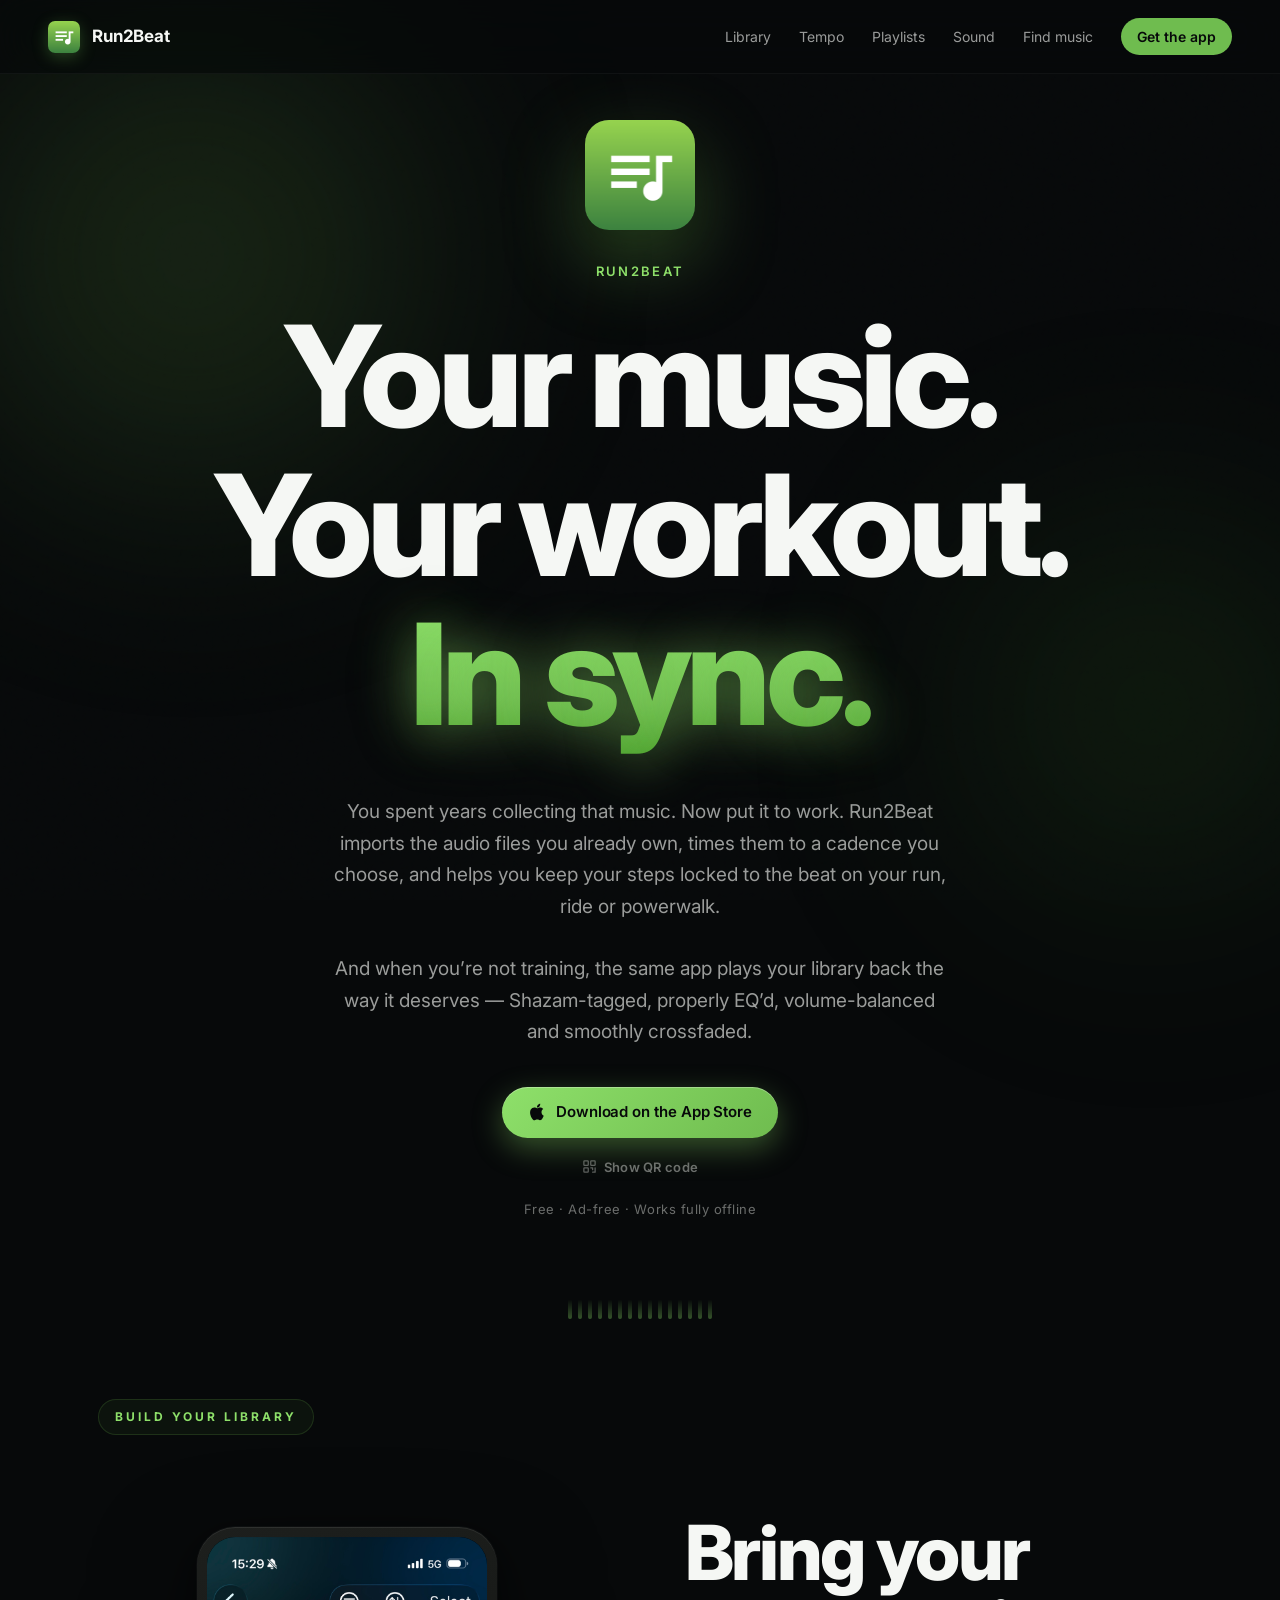
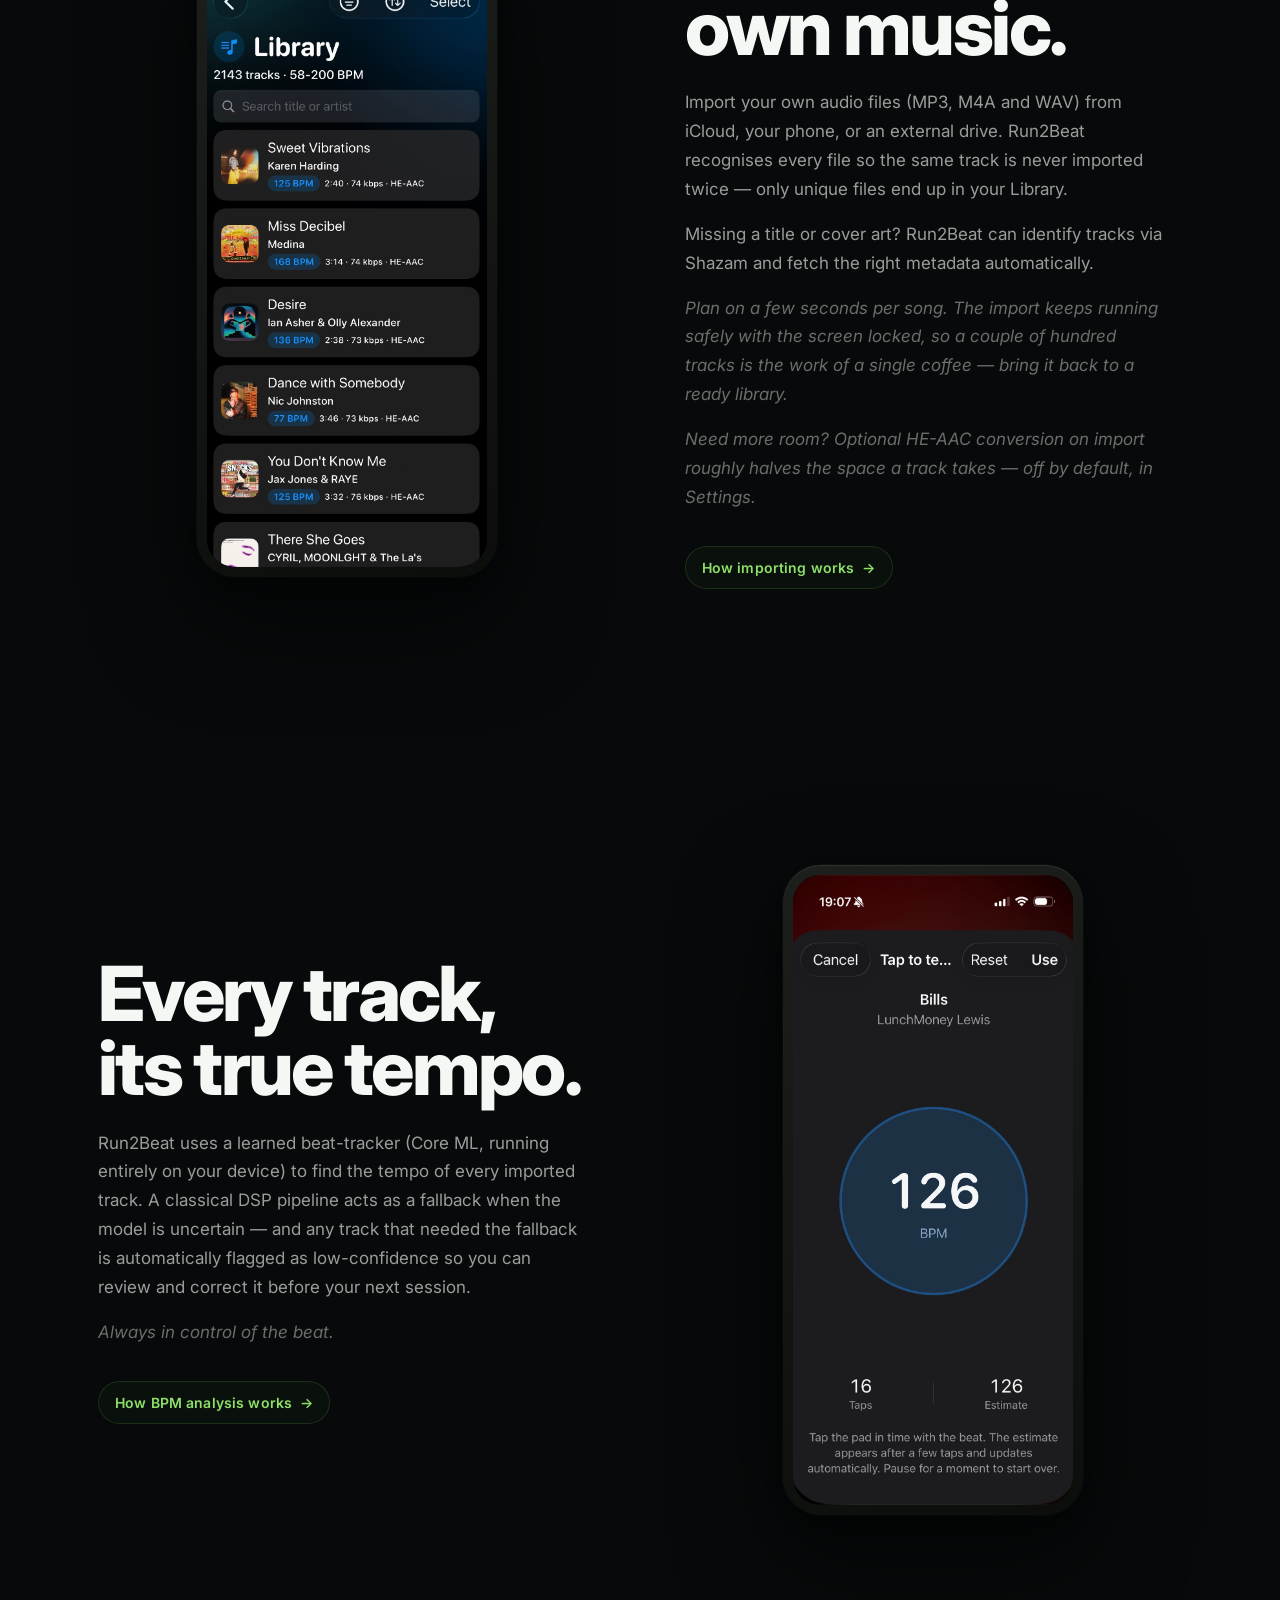
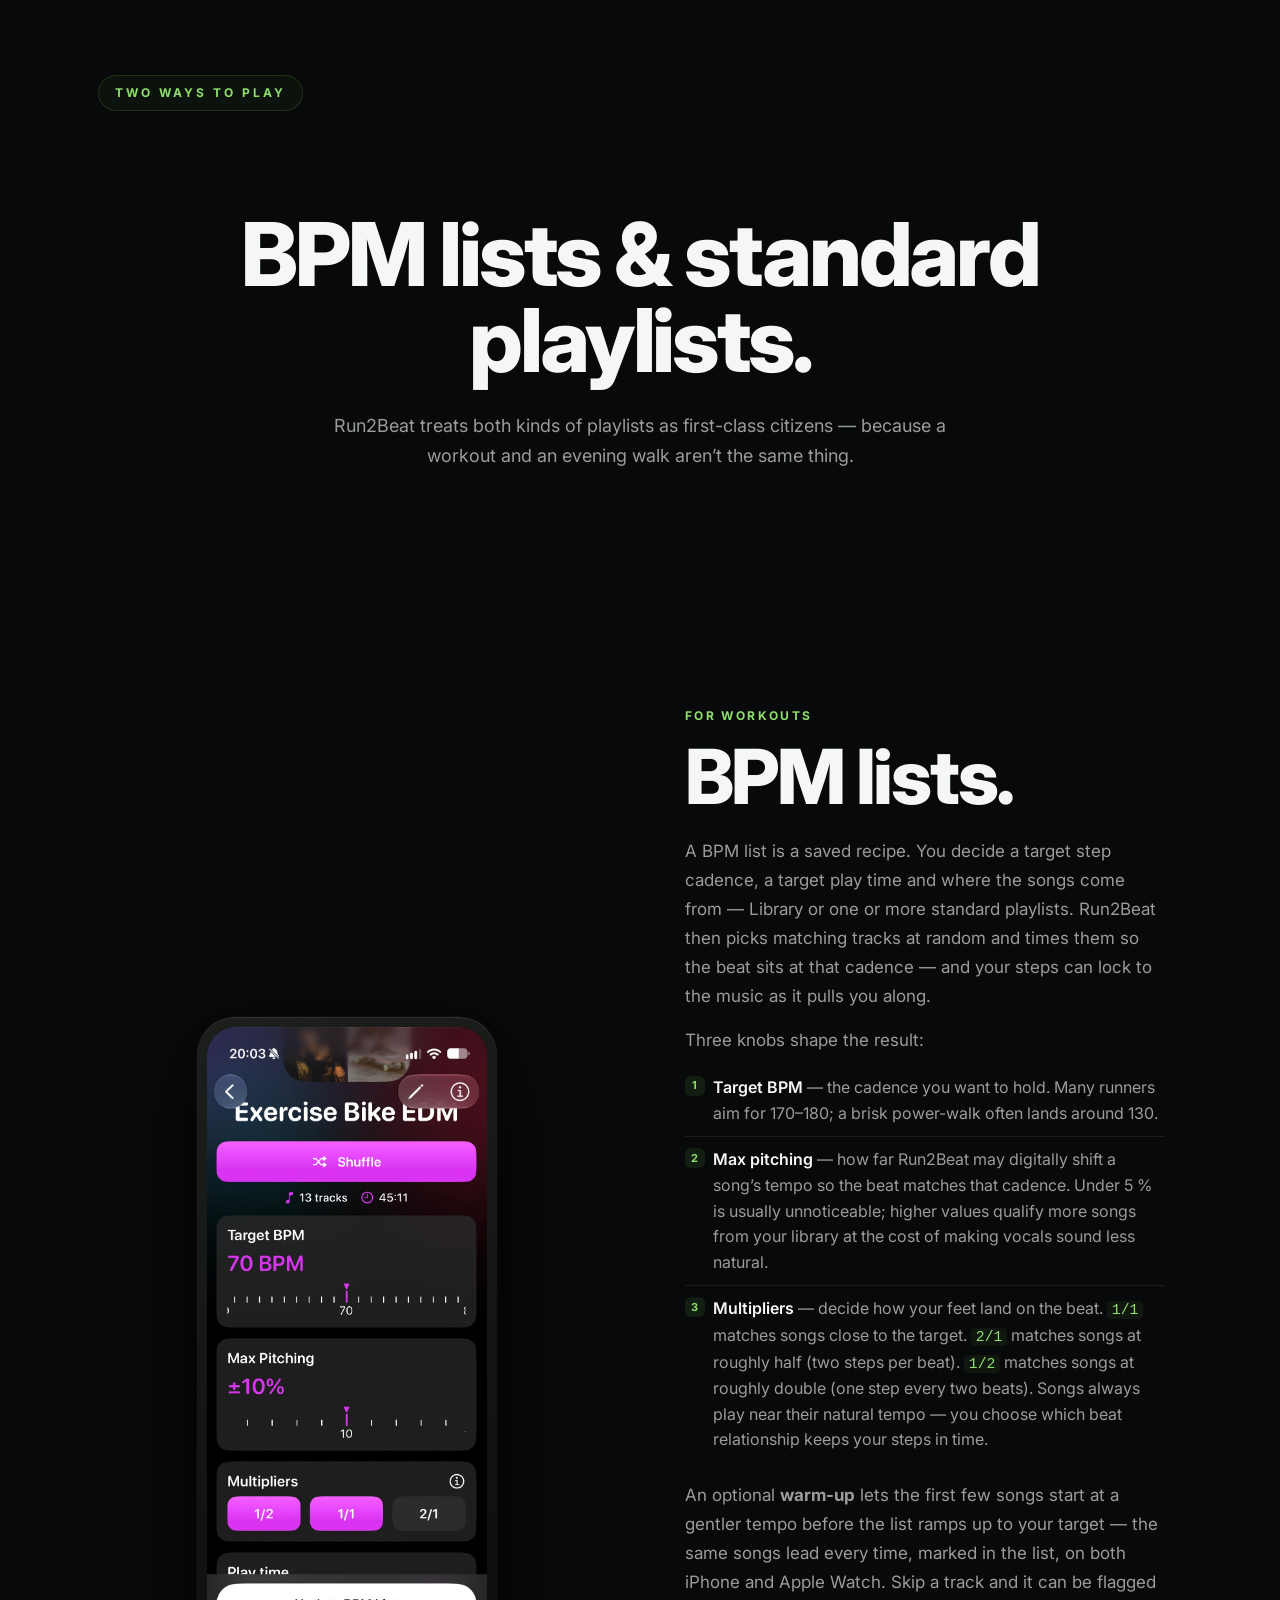
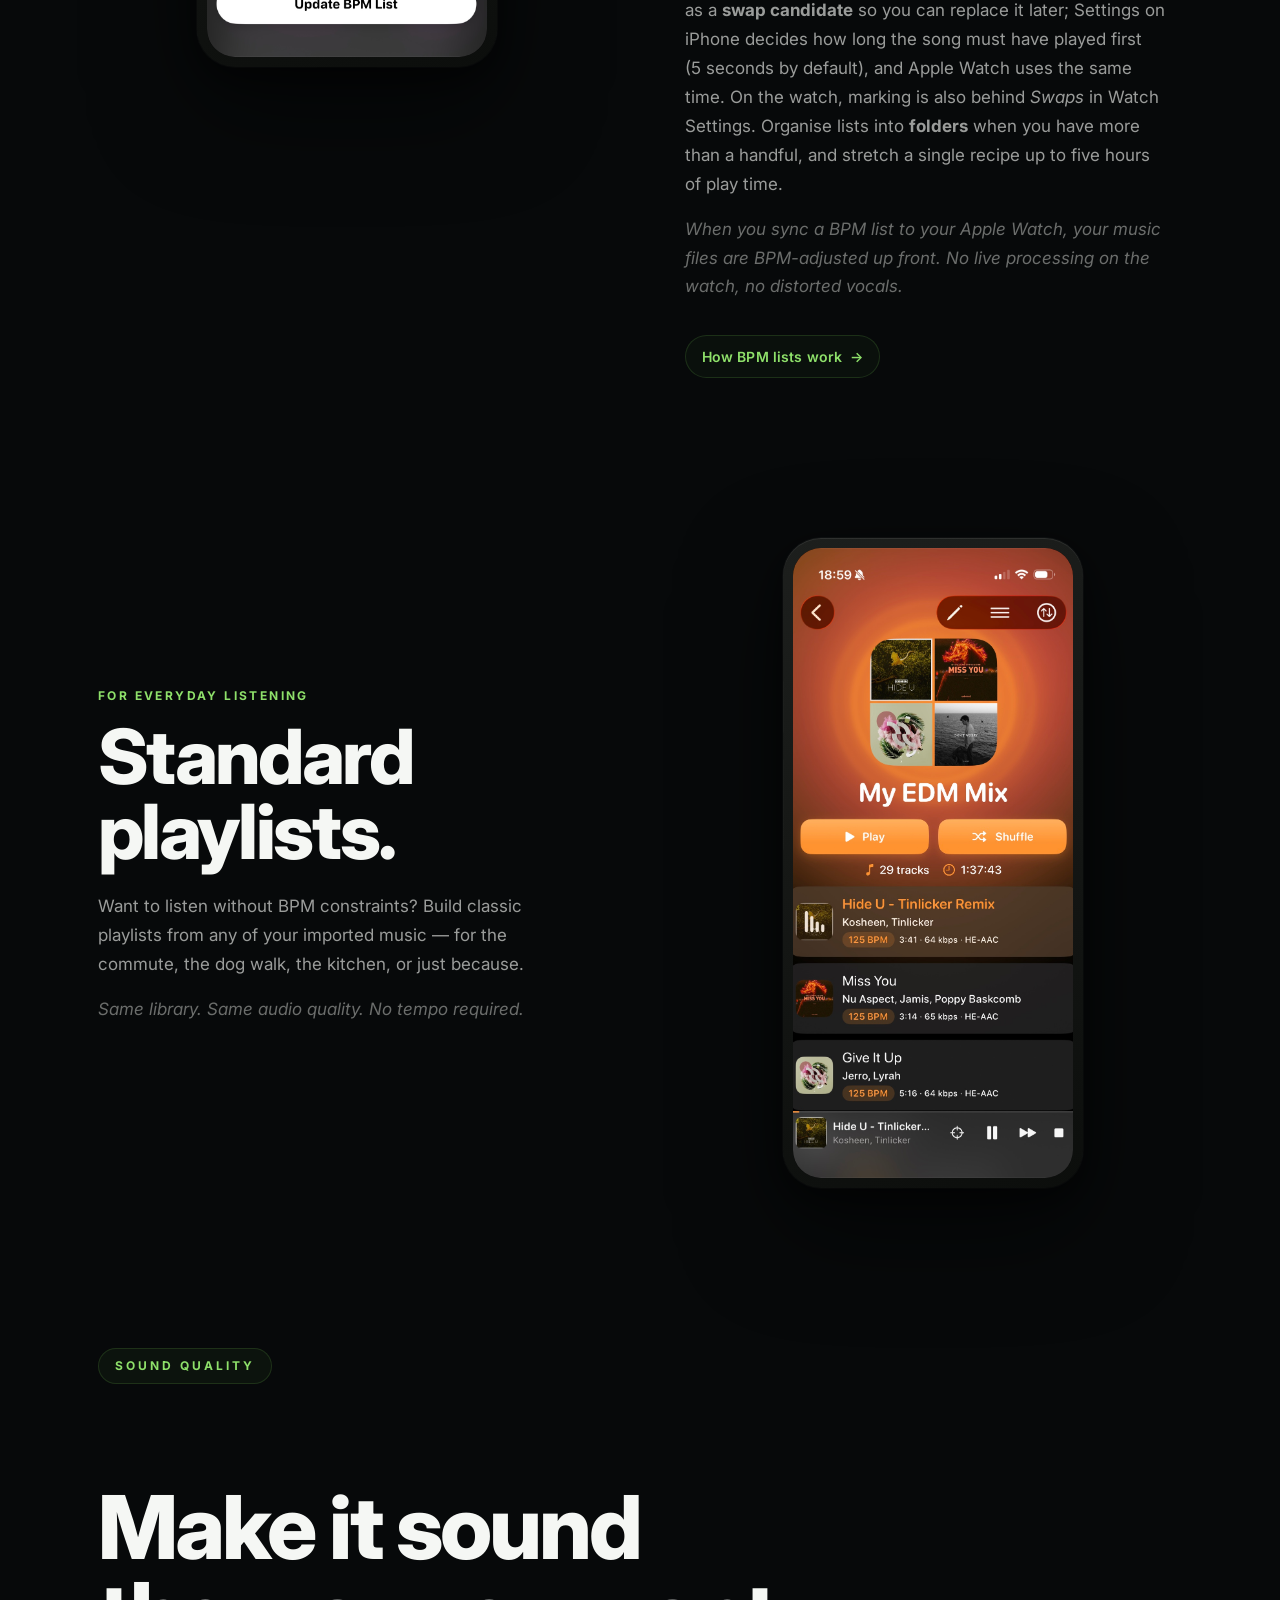
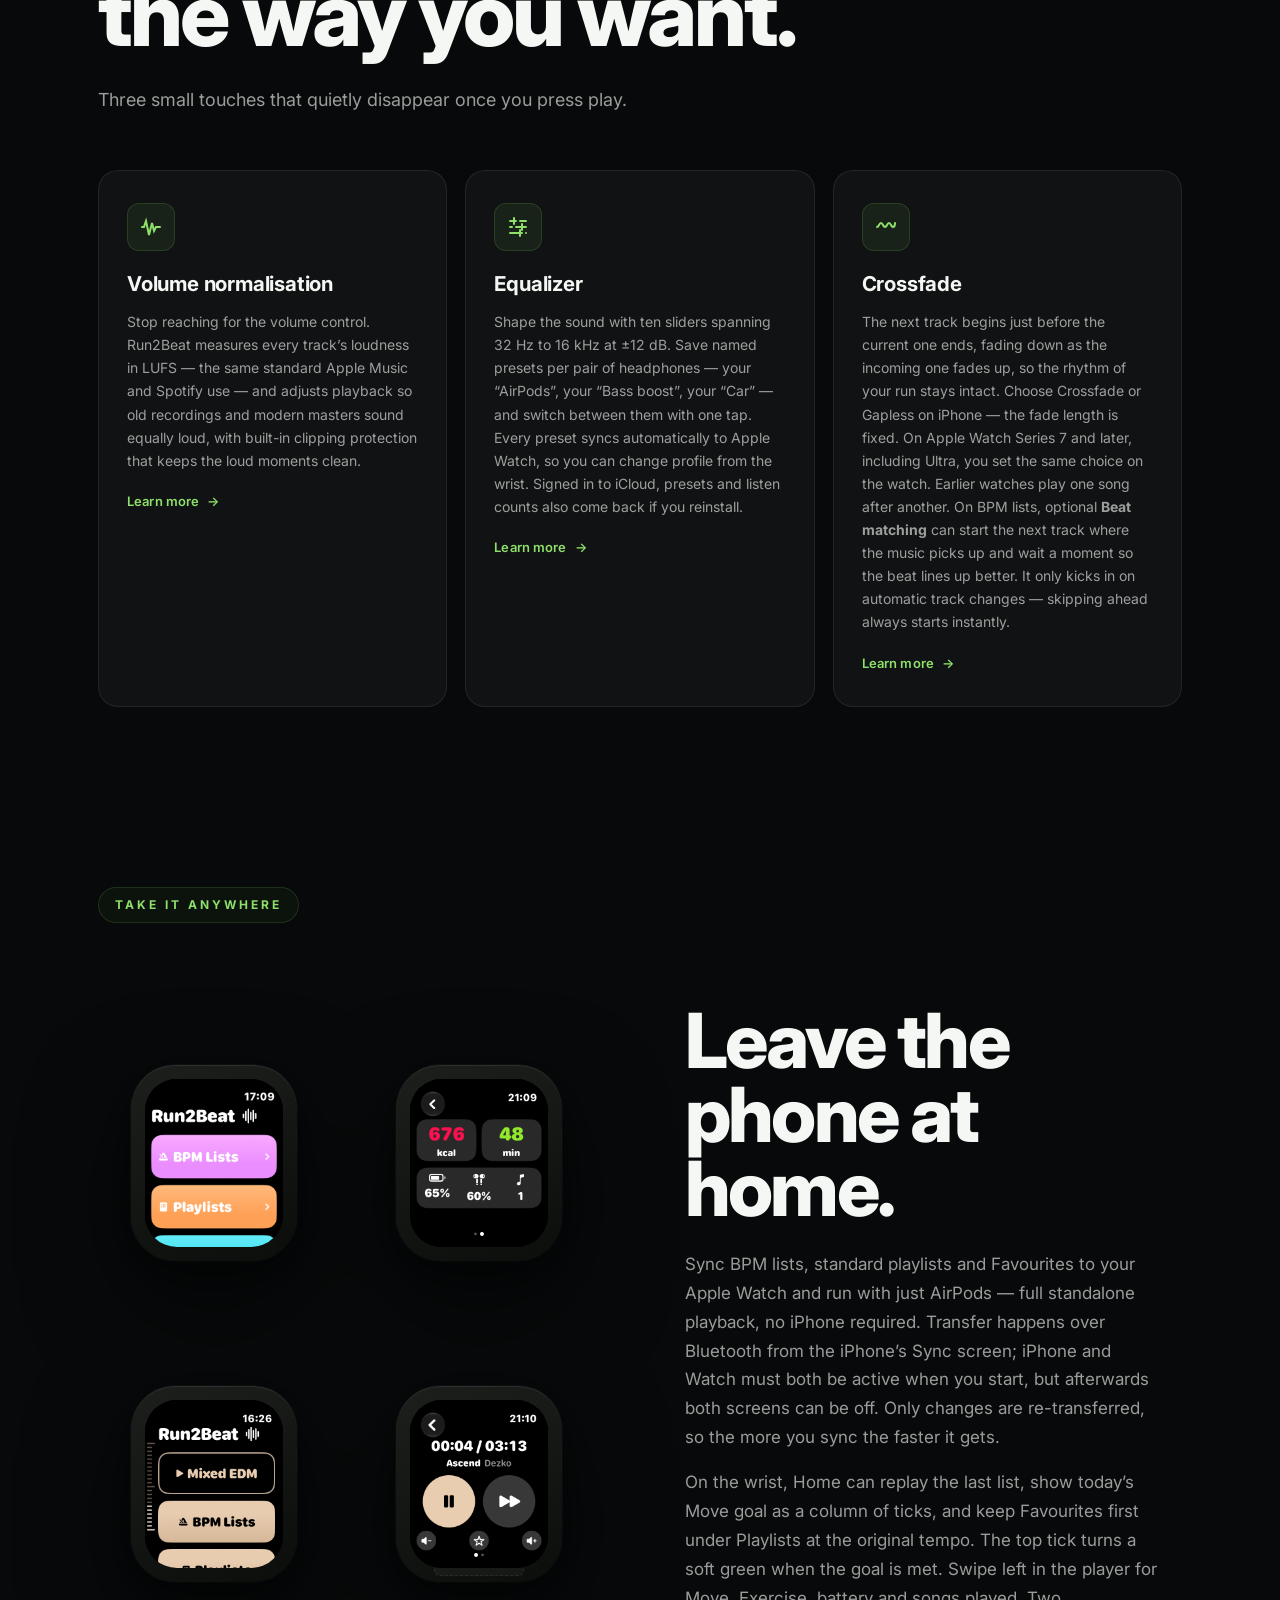
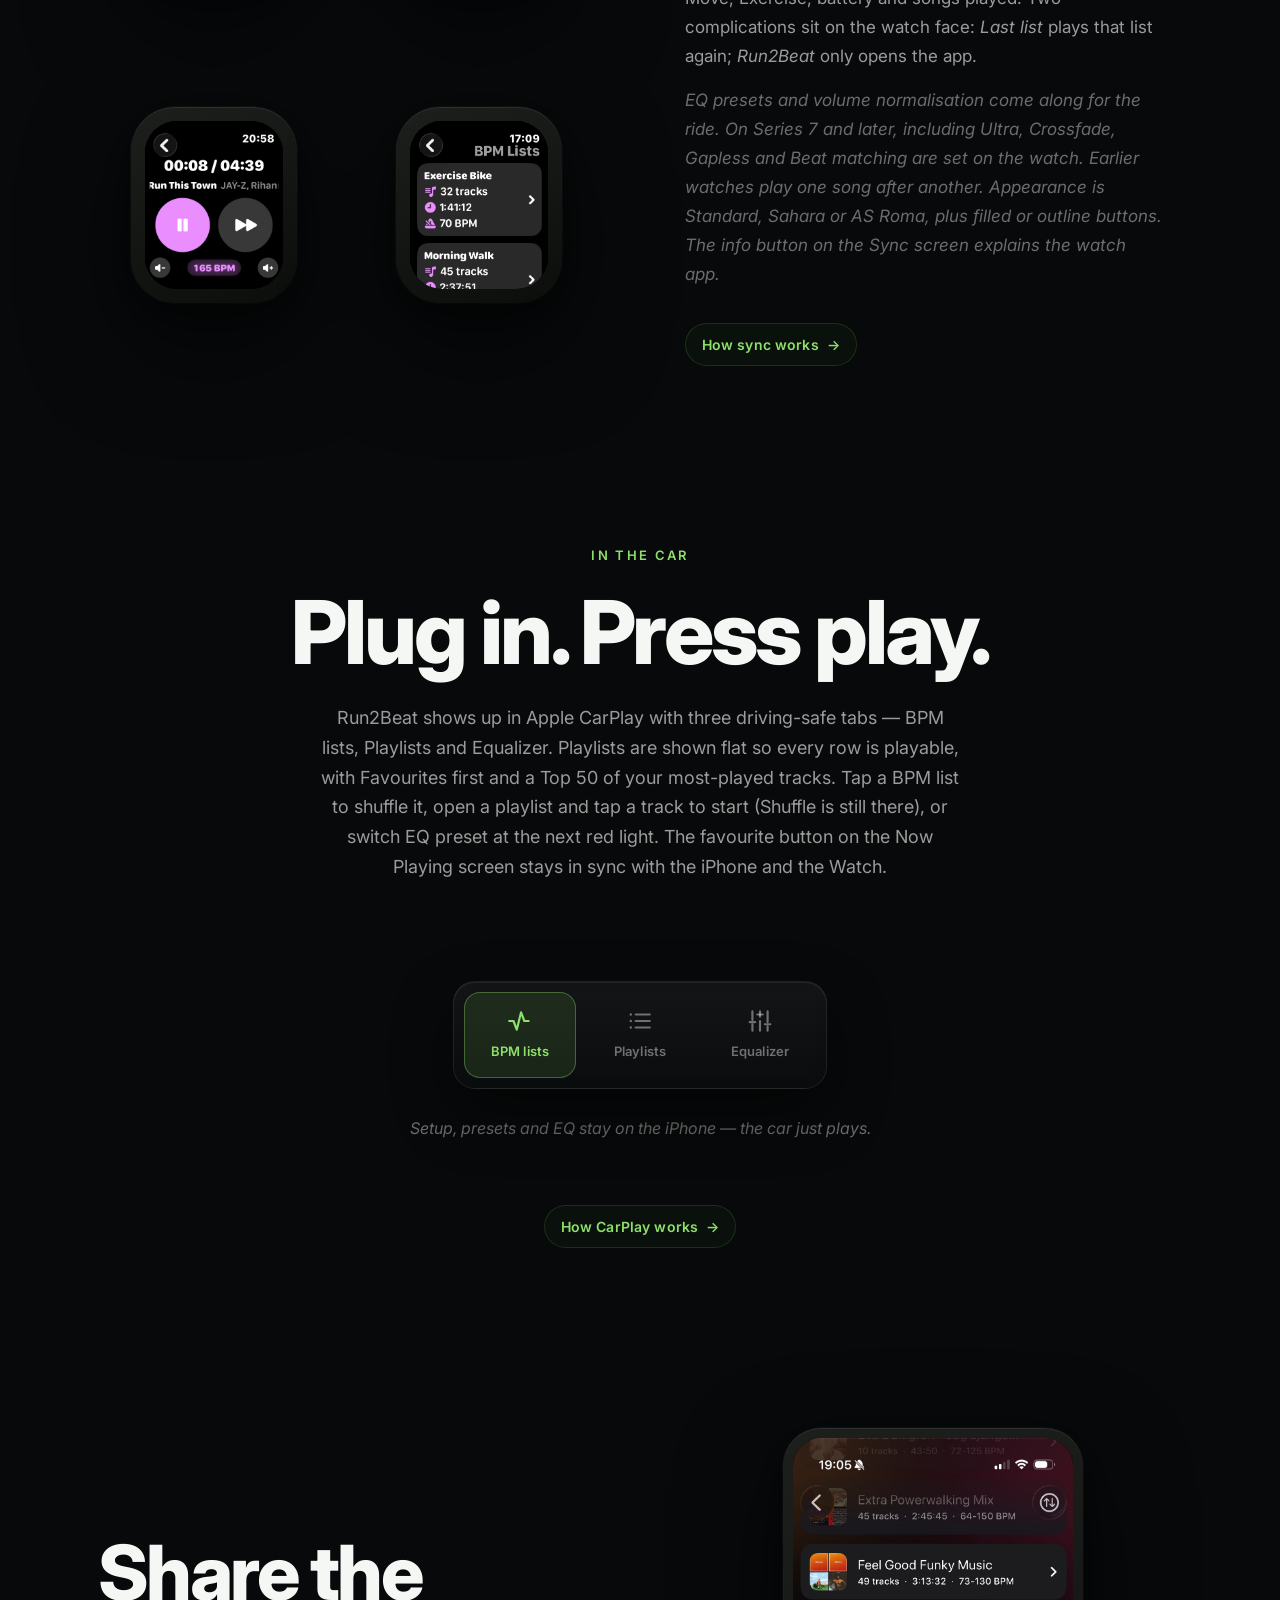
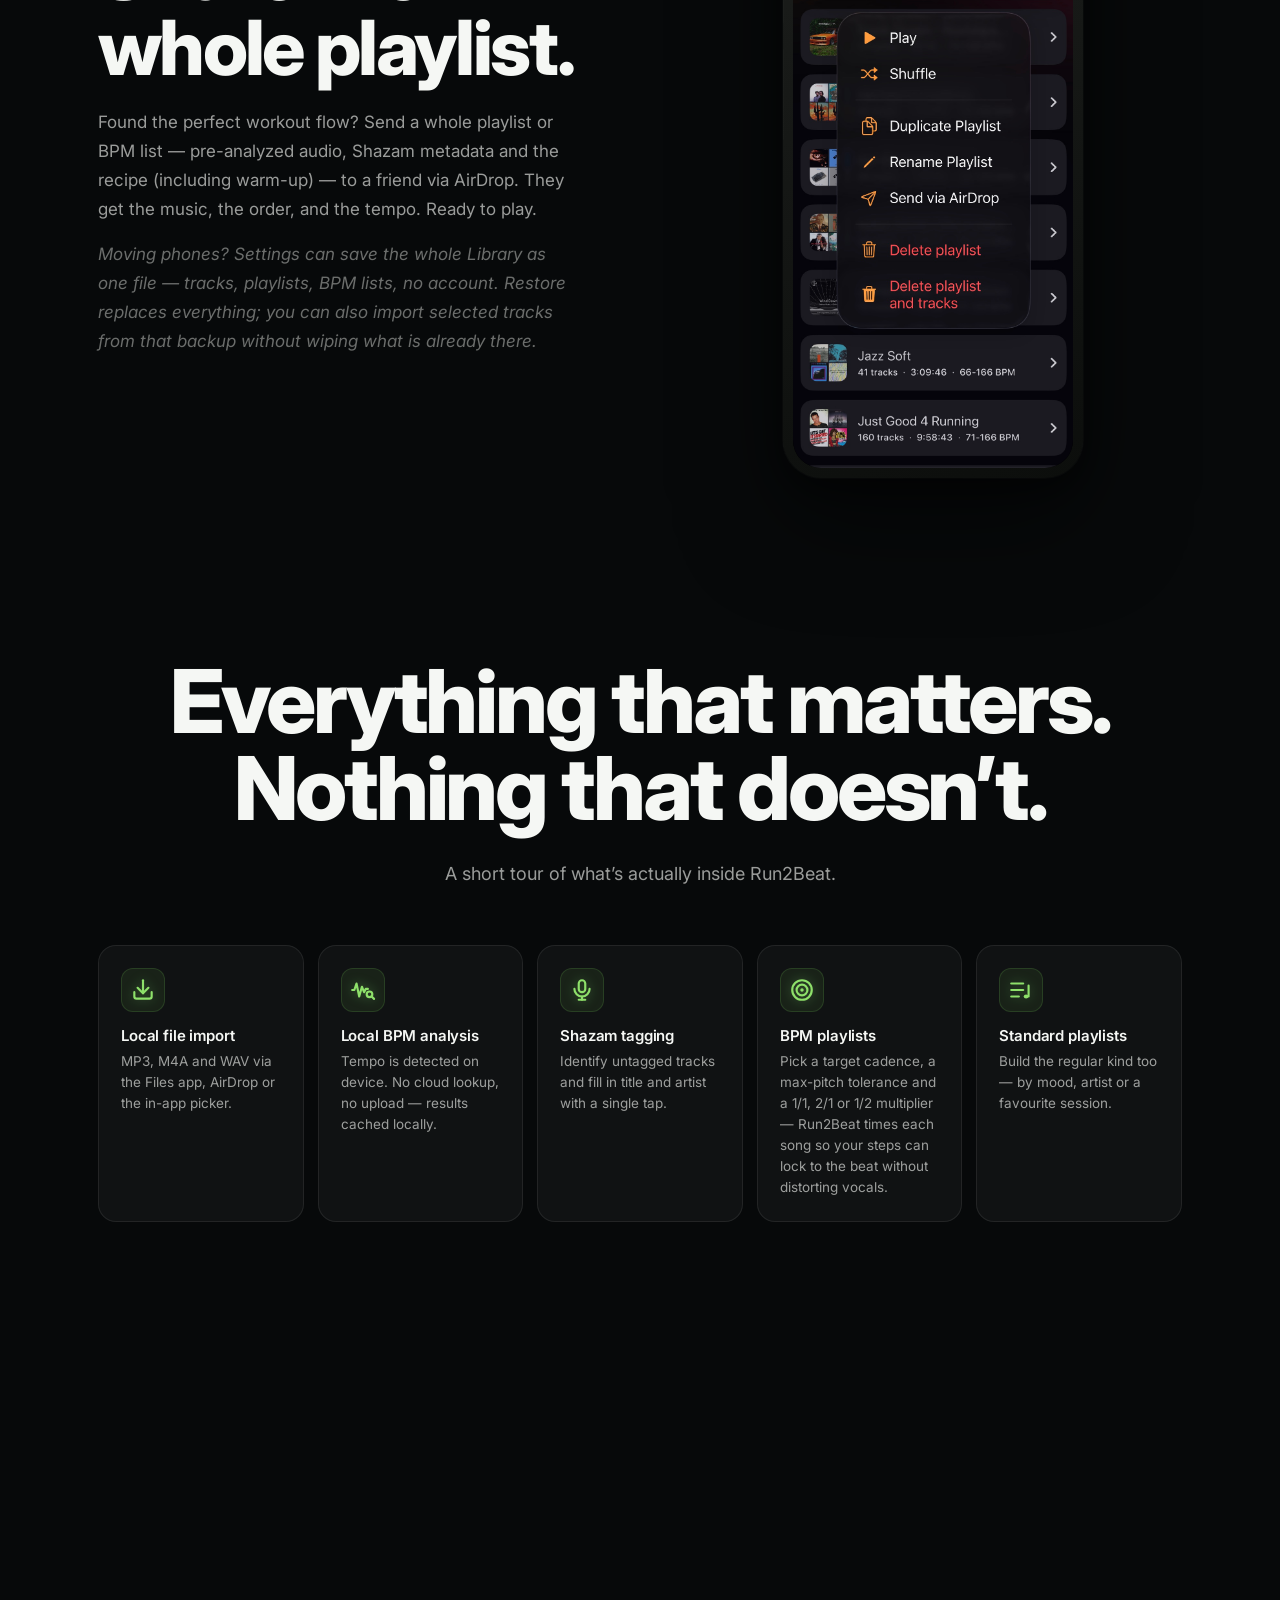
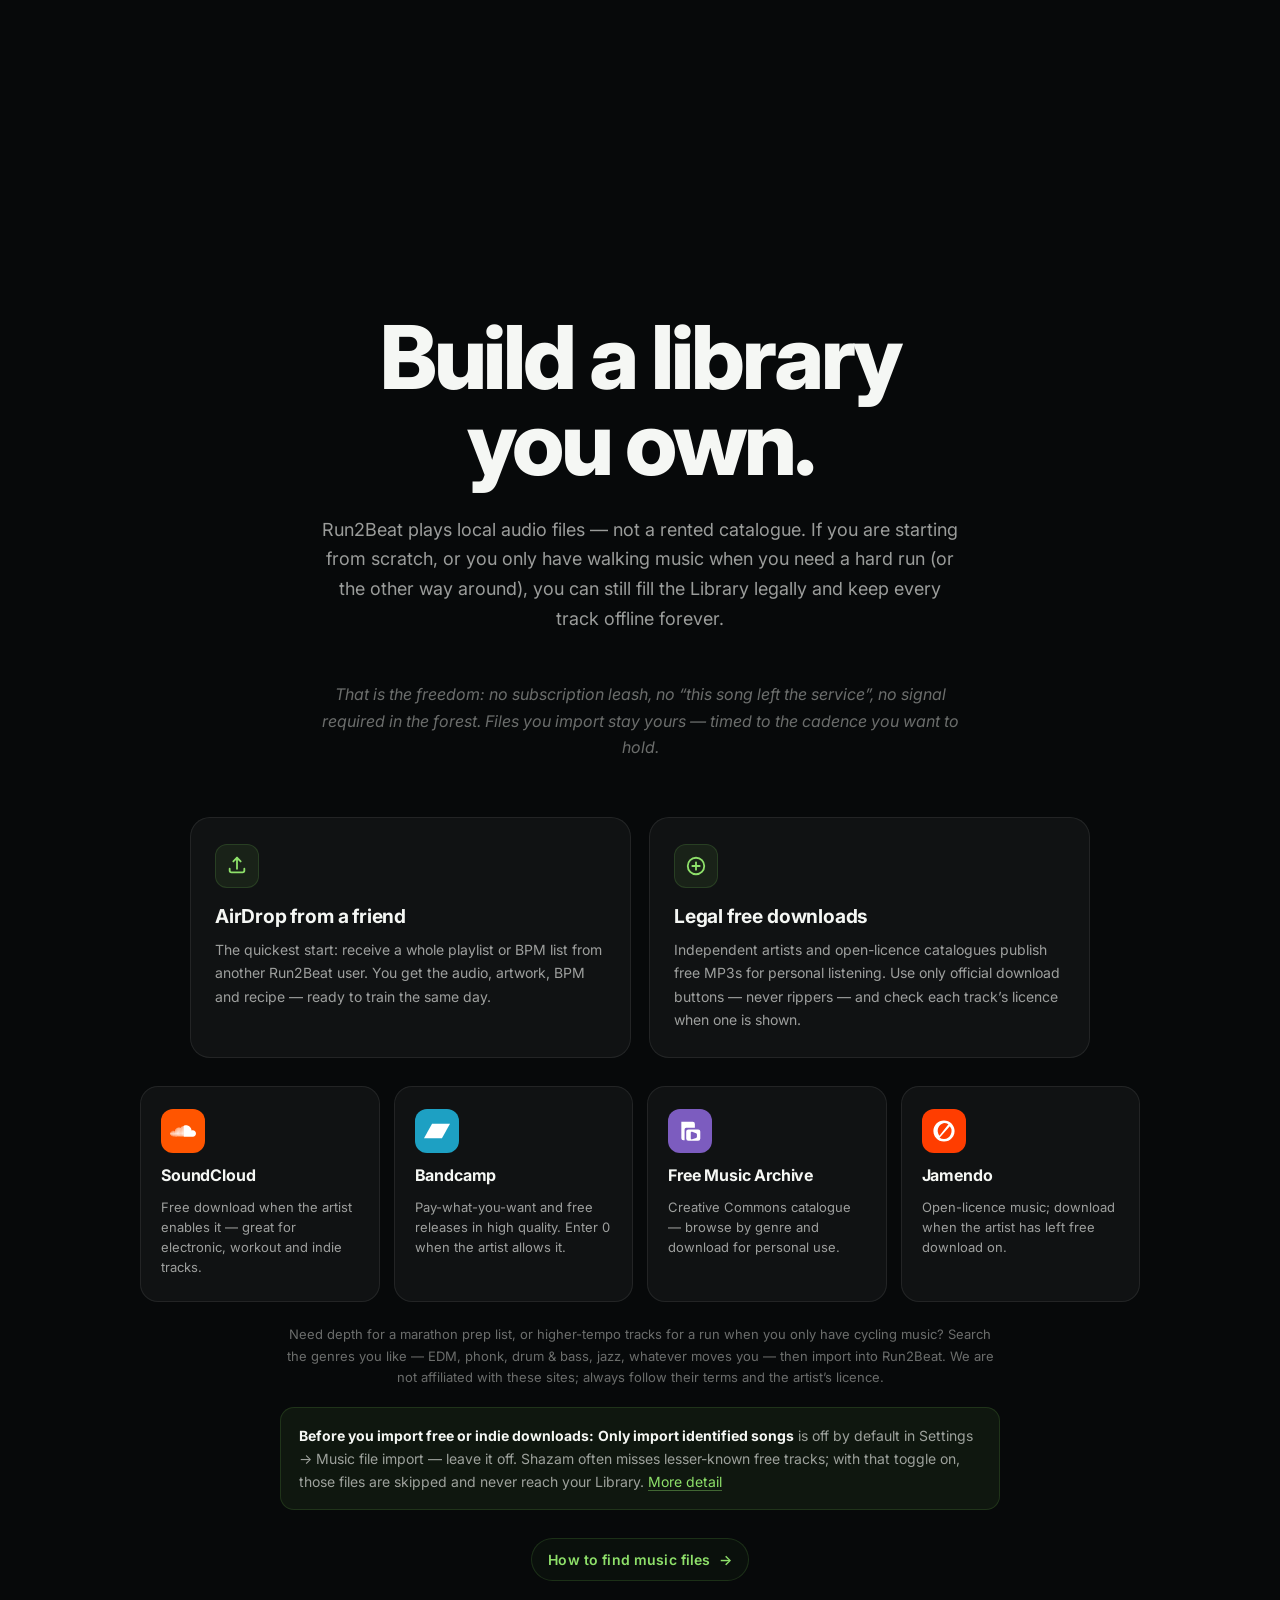
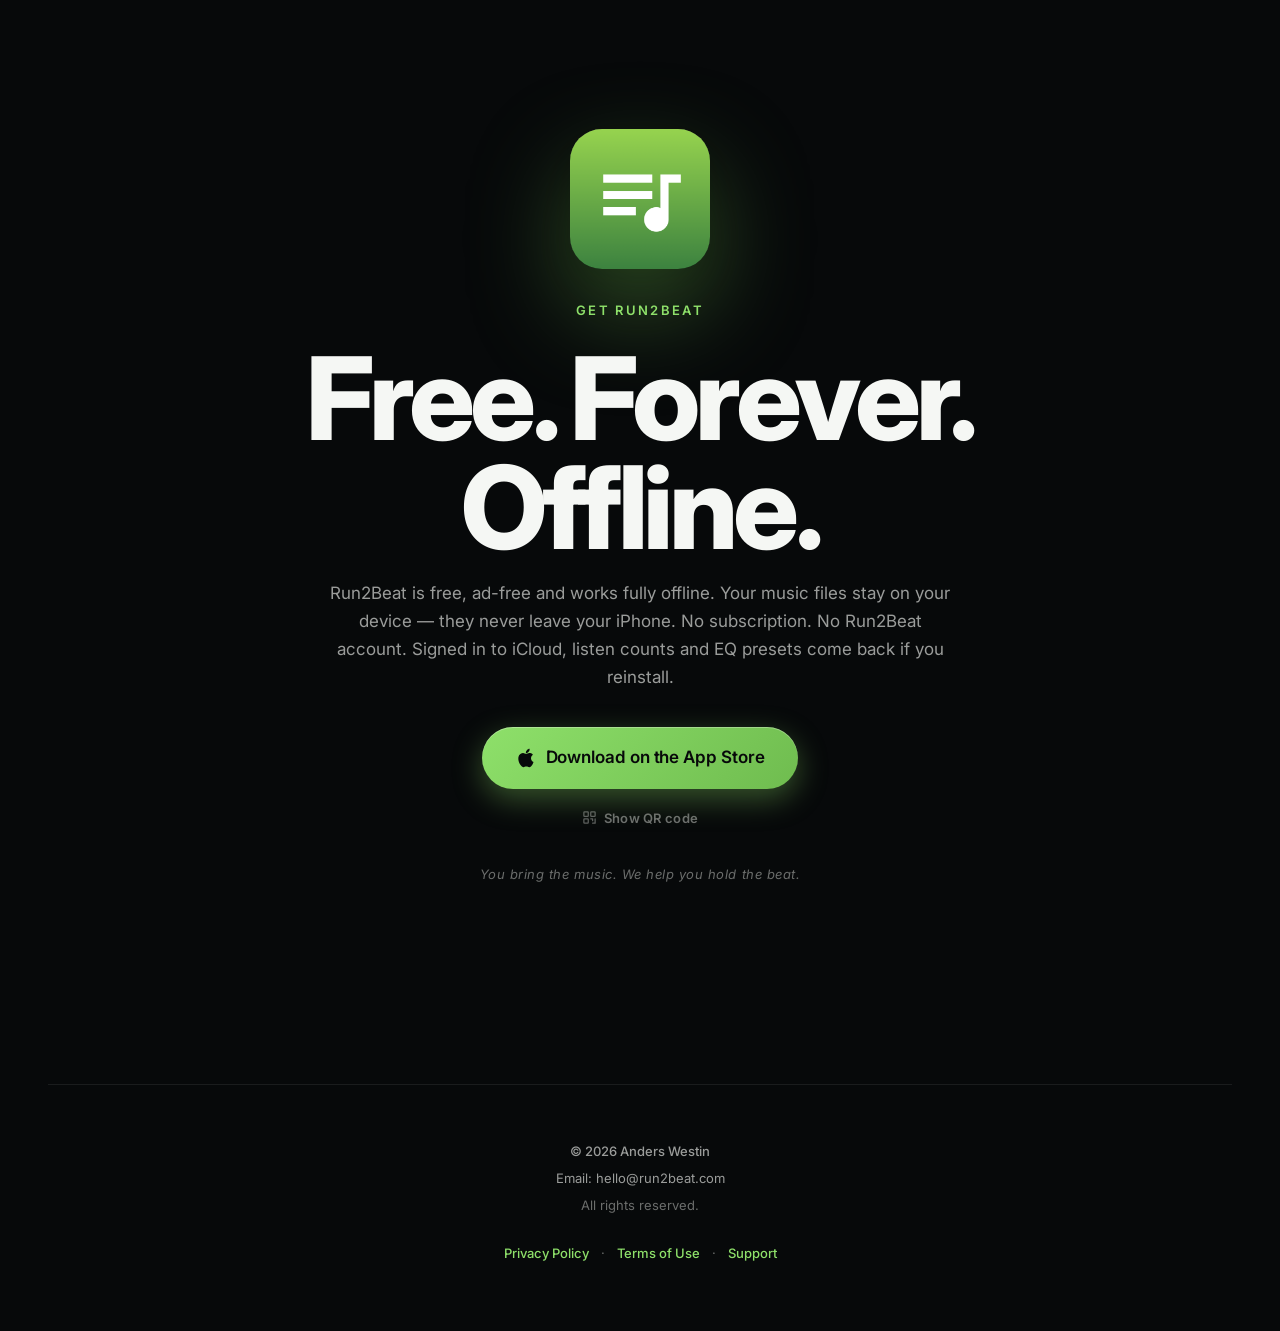
<file: index.html>
<!DOCTYPE html>
<html lang="en">
<head>
    <meta charset="UTF-8" />
    <meta name="viewport" content="width=device-width, initial-scale=1.0" />
    <title>Run2Beat &mdash; Your music. Your workout. In sync.</title>
    <meta name="description" content="You spent years collecting that music. Run2Beat times the audio files you already own so your steps lock to the beat on your run, ride or powerwalk. Free, ad-free, offline." />
    <meta name="theme-color" content="#0a0d0a" />

    <!-- Google tag (gtag.js) -->
    <script async src="https://www.googletagmanager.com/gtag/js?id=G-TS1EQ35CVJ"></script>
    <script>
      window.dataLayer = window.dataLayer || [];
      function gtag(){dataLayer.push(arguments);}
      gtag('js', new Date());
      gtag('config', 'G-TS1EQ35CVJ');
    </script>


    <!-- Open Graph -->
    <meta property="og:title" content="Run2Beat &mdash; Your music. Your workout. In sync." />
    <meta property="og:description" content="You spent years collecting that music. Run2Beat imports the audio files you already own, times them to a cadence you choose, and helps you keep your steps locked to the beat on your run, ride or powerwalk." />
    <meta property="og:image" content="assets/app-icon.png" />
    <meta property="og:type" content="website" />

    <link rel="icon" type="image/png" href="assets/app-icon.png" />
    <link rel="apple-touch-icon" href="assets/app-icon.png" />
    <link rel="stylesheet" href="styles.css?v=12" />
    <link rel="preconnect" href="https://fonts.googleapis.com" />
    <link rel="preconnect" href="https://fonts.gstatic.com" crossorigin />
    <link href="https://fonts.googleapis.com/css2?family=Inter:wght@300;400;500;600;700;800;900&display=swap" rel="stylesheet" />
</head>
<body>
    <div class="grain"></div>
    <div class="ambient ambient--green"></div>
    <div class="ambient ambient--mint"></div>

    <header class="nav">
        <a href="#top" class="nav__brand">
            <img src="assets/app-icon.png" alt="" class="nav__icon" />
            <span class="nav__name">Run2Beat</span>
        </a>
        <nav class="nav__links">
            <a href="#library">Library</a>
            <a href="#tempo">Tempo</a>
            <a href="#playlists">Playlists</a>
            <a href="#sound">Sound</a>
            <a href="#find-music">Find music</a>
            <a href="https://apps.apple.com/app/id6763856621" class="nav__cta js-appstore" target="_blank" rel="noopener">Get the app</a>
        </nav>
    </header>

    <main id="top">

        <!-- HERO -->
        <section class="hero">
            <div class="hero__inner">
                <img src="assets/app-icon.png" alt="Run2Beat app icon" class="hero__icon" />
                <p class="eyebrow">Run2Beat</p>
                <h1 class="hero__title">
                    <span class="hero__title-line">Your music.</span>
                    <span class="hero__title-line">Your workout.</span>
                    <span class="hero__title-line hero__title-line--glow">In sync.</span>
                </h1>
                <p class="hero__lede">
                    You spent years collecting that music. Now put it to work. Run2Beat imports the audio files you already own, times them to a cadence you choose, and helps you keep your steps locked to the beat on your run, ride or powerwalk.
                    <br /><br />
                    And when you&rsquo;re not training, the same app plays your library back the way it deserves &mdash; Shazam-tagged, properly EQ&rsquo;d, volume-balanced and smoothly crossfaded.
                </p>
                <a href="https://apps.apple.com/app/id6763856621" class="btn btn--primary js-appstore" target="_blank" rel="noopener">
                    <svg viewBox="0 0 24 24" width="18" height="18" aria-hidden="true" fill="currentColor"><path d="M16.365 1.43c0 1.14-.493 2.27-1.177 3.08-.744.9-1.99 1.57-2.987 1.57-.12 0-.23-.02-.3-.03-.01-.06-.04-.22-.04-.39 0-1.15.572-2.27 1.206-2.98.804-.94 2.142-1.64 3.248-1.68.03.13.05.28.05.43zm4.565 15.71c-.03.07-.463 1.58-1.518 3.12-.945 1.34-1.94 2.68-3.43 2.71-1.517.03-1.9-.88-3.63-.88-1.698 0-2.124.85-3.585.91-1.46.06-2.61-1.45-3.575-2.79-1.95-2.8-3.45-7.94-1.45-11.4.99-1.73 2.76-2.82 4.68-2.85 1.42-.03 2.77.96 3.64.96.88 0 2.52-1.18 4.24-1.01.72.03 2.75.29 4.05 2.18-.11.07-2.42 1.42-2.39 4.24.03 3.38 2.97 4.5 3 4.51z"/></svg>
                    <span>Download on the App Store</span>
                </a>
                <button type="button" class="qr-link js-qr">
                    <svg viewBox="0 0 24 24" width="15" height="15" fill="none" stroke="currentColor" stroke-width="2" stroke-linecap="round" stroke-linejoin="round" aria-hidden="true"><rect x="3" y="3" width="7" height="7" rx="1"/><rect x="14" y="3" width="7" height="7" rx="1"/><rect x="3" y="14" width="7" height="7" rx="1"/><path d="M14 14h3v3m4-3v7m-4 0h4"/></svg>
                    <span>Show QR code</span>
                </button>
                <p class="hero__sub">Free &middot; Ad-free &middot; Works fully offline</p>
            </div>
            <div class="hero__pulse" aria-hidden="true">
                <span></span><span></span><span></span><span></span><span></span>
                <span></span><span></span><span></span><span></span><span></span>
                <span></span><span></span><span></span><span></span><span></span>
            </div>
        </section>

        <!-- SECTION: BUILD YOUR LIBRARY -->
        <section class="section section--label" id="library">
            <p class="section__label">Build your library</p>
        </section>

        <section class="feature">
            <div class="feature__visual">
                <div class="phone-frame" data-screenshot="library">
                    <img src="assets/screenshots/library.jpg" alt="" onerror="this.style.display='none'" />
                    <div class="phone-frame__placeholder">
                        <div class="phone-frame__dot"></div>
                        <strong>Library</strong>
                        <span>Screenshot placeholder</span>
                        <small>library.jpg</small>
                    </div>
                </div>
            </div>
            <div class="feature__copy">
                <h2 class="feature__title">Bring your<br />own music.</h2>
                <p class="feature__text">
                    Import your own audio files (MP3, M4A and WAV) from iCloud, your phone, or an external drive. Run2Beat recognises every file so the same track is never imported twice &mdash; only unique files end up in your Library.
                </p>
                <p class="feature__text">
                    Missing a title or cover art? Run2Beat can identify tracks via Shazam and fetch the right metadata automatically.
                </p>
                <p class="feature__text feature__text--muted">
                    Plan on a few seconds per song. The import keeps running safely with the screen locked, so a couple of hundred tracks is the work of a single coffee &mdash; bring it back to a ready library.
                </p>
                <p class="feature__text feature__text--muted">
                    Need more room? Optional HE-AAC conversion on import roughly halves the space a track takes &mdash; off by default, in Settings.
                </p>
                <a href="import.html" class="learn-more">
                    How importing works
                    <span class="learn-more__arrow">&rarr;</span>
                </a>
            </div>
        </section>

        <!-- SECTION: KNOW THE TEMPO -->
        <section class="section section--label" id="tempo">
            <p class="section__label">Know the tempo</p>
        </section>

        <section class="feature feature--reverse">
            <div class="feature__visual">
                <div class="phone-frame" data-screenshot="bpm-analysis">
                    <img src="assets/screenshots/bpm-analysis.jpg" alt="" onerror="this.style.display='none'" />
                    <div class="phone-frame__placeholder">
                        <div class="phone-frame__dot"></div>
                        <strong>BPM analysis</strong>
                        <span>Screenshot placeholder</span>
                        <small>bpm-analysis.jpg</small>
                    </div>
                </div>
            </div>
            <div class="feature__copy">
                <h2 class="feature__title">Every track,<br />its true tempo.</h2>
                <p class="feature__text">
                    Run2Beat uses a learned beat-tracker (Core ML, running entirely on your device) to find the tempo of every imported track. A classical DSP pipeline acts as a fallback when the model is uncertain &mdash; and any track that needed the fallback is automatically flagged as low-confidence so you can review and correct it before your next session.
                </p>
                <p class="feature__text feature__text--muted">
                    Always in control of the beat.
                </p>
                <a href="bpm-analysis.html" class="learn-more">
                    How BPM analysis works
                    <span class="learn-more__arrow">&rarr;</span>
                </a>
            </div>
        </section>

        <!-- SECTION: TWO WAYS TO PLAY -->
        <section class="section section--label" id="playlists">
            <p class="section__label">Two ways to play</p>
        </section>

        <section class="section section--center">
            <h2 class="section__title">BPM lists &amp; standard playlists.</h2>
            <p class="section__lede">
                Run2Beat treats both kinds of playlists as first-class citizens &mdash; because a workout and an evening walk aren&rsquo;t the same thing.
            </p>
        </section>

        <section class="feature">
            <div class="feature__visual">
                <div class="phone-frame" data-screenshot="bpm-lists">
                    <img src="assets/screenshots/bpm-lists.jpg?v=20260929" alt="" onerror="this.style.display='none'" />
                    <div class="phone-frame__placeholder">
                        <div class="phone-frame__dot"></div>
                        <strong>BPM lists</strong>
                        <span>Screenshot placeholder</span>
                        <small>bpm-lists.jpg</small>
                    </div>
                </div>
            </div>
            <div class="feature__copy">
                <p class="kicker">For workouts</p>
                <h2 class="feature__title">BPM lists.</h2>
                <p class="feature__text">
                    A BPM list is a saved recipe. You decide a target step cadence, a target play time and where the songs come from &mdash; Library or one or more standard playlists. Run2Beat then picks matching tracks at random and times them so the beat sits at that cadence &mdash; and your steps can lock to the music as it pulls you along.
                </p>
                <p class="feature__text">
                    Three knobs shape the result:
                </p>
                <ul class="feature__list">
                    <li><strong>Target BPM</strong> &mdash; the cadence you want to hold. Many runners aim for 170&ndash;180; a brisk power-walk often lands around 130.</li>
                    <li><strong>Max pitching</strong> &mdash; how far Run2Beat may digitally shift a song&rsquo;s tempo so the beat matches that cadence. Under 5&nbsp;% is usually unnoticeable; higher values qualify more songs from your library at the cost of making vocals sound less natural.</li>
                    <li><strong>Multipliers</strong> &mdash; decide how your feet land on the beat. <em>1/1</em> matches songs close to the target. <em>2/1</em> matches songs at roughly half (two steps per beat). <em>1/2</em> matches songs at roughly double (one step every two beats). Songs always play near their natural tempo &mdash; you choose which beat relationship keeps your steps in time.</li>
                </ul>
                <p class="feature__text">
                    An optional <strong>warm-up</strong> lets the first few songs start at a gentler tempo before the list ramps up to your target &mdash; the same songs lead every time, marked in the list, on both iPhone and Apple Watch. Skip a track and it can be flagged as a <strong>swap candidate</strong> so you can replace it later; Settings on iPhone decides how long the song must have played first (5&nbsp;seconds by default), and Apple Watch uses the same time. On the watch, marking is also behind <em>Swaps</em> in Watch Settings. Organise lists into <strong>folders</strong> when you have more than a handful, and stretch a single recipe up to five hours of play time.
                </p>
                <p class="feature__text feature__text--muted">
                    When you sync a BPM list to your Apple Watch, your music files are BPM-adjusted up front. No live processing on the watch, no distorted vocals.
                </p>
                <a href="bpm-lists.html" class="learn-more">
                    How BPM lists work
                    <span class="learn-more__arrow">&rarr;</span>
                </a>
            </div>
        </section>

        <section class="feature feature--reverse">
            <div class="feature__visual">
                <div class="phone-frame" data-screenshot="standard-playlists">
                    <img src="assets/screenshots/standard-playlists.jpg" alt="" onerror="this.style.display='none'" />
                    <div class="phone-frame__placeholder">
                        <div class="phone-frame__dot"></div>
                        <strong>Standard playlists</strong>
                        <span>Screenshot placeholder</span>
                        <small>standard-playlists.jpg</small>
                    </div>
                </div>
            </div>
            <div class="feature__copy">
                <p class="kicker">For everyday listening</p>
                <h2 class="feature__title">Standard playlists.</h2>
                <p class="feature__text">
                    Want to listen without BPM constraints? Build classic playlists from any of your imported music &mdash; for the commute, the dog walk, the kitchen, or just because.
                </p>
                <p class="feature__text feature__text--muted">
                    Same library. Same audio quality. No tempo required.
                </p>
            </div>
        </section>

        <!-- SECTION: SOUND QUALITY -->
        <section class="section section--label" id="sound">
            <p class="section__label">Sound quality</p>
        </section>

        <section class="section">
            <h2 class="section__title section__title--left">Make it sound<br />the way you want.</h2>
            <p class="section__lede section__lede--left">
                Three small touches that quietly disappear once you press play.
            </p>
            <div class="trio">
                <div class="trio__card">
                    <div class="trio__icon" aria-hidden="true">
                        <svg viewBox="0 0 24 24" width="24" height="24"><path stroke="currentColor" stroke-width="2" stroke-linecap="round" fill="none" d="M3 12h2l2-6 3 14 3-12 2 8 2-4h4"/></svg>
                    </div>
                    <h3 class="trio__title">Volume normalisation</h3>
                    <p class="trio__text">
                        Stop reaching for the volume control. Run2Beat measures every track&rsquo;s loudness in LUFS &mdash; the same standard Apple Music and Spotify use &mdash; and adjusts playback so old recordings and modern masters sound equally loud, with built-in clipping protection that keeps the loud moments clean.
                    </p>
                    <a href="volume-normalisation.html" class="learn-more">
                        Learn more
                        <span class="learn-more__arrow">&rarr;</span>
                    </a>
                </div>
                <div class="trio__card">
                    <div class="trio__icon" aria-hidden="true">
                        <svg viewBox="0 0 24 24" width="24" height="24"><path stroke="currentColor" stroke-width="2" stroke-linecap="round" fill="none" d="M4 6h6M14 6h6M4 12h2M10 12h10M4 18h12M20 18h0M8 3v6M16 9v6M14 15v6"/></svg>
                    </div>
                    <h3 class="trio__title">Equalizer</h3>
                    <p class="trio__text">
                        Shape the sound with ten sliders spanning 32&nbsp;Hz to 16&nbsp;kHz at &plusmn;12&nbsp;dB. Save named presets per pair of headphones &mdash; your &ldquo;AirPods&rdquo;, your &ldquo;Bass boost&rdquo;, your &ldquo;Car&rdquo; &mdash; and switch between them with one tap. Every preset syncs automatically to Apple Watch, so you can change profile from the wrist. Signed in to iCloud, presets and listen counts also come back if you reinstall.
                    </p>
                    <a href="equalizer.html" class="learn-more">
                        Learn more
                        <span class="learn-more__arrow">&rarr;</span>
                    </a>
                </div>
                <div class="trio__card">
                    <div class="trio__icon" aria-hidden="true">
                        <svg viewBox="0 0 24 24" width="24" height="24"><path stroke="currentColor" stroke-width="2" stroke-linecap="round" stroke-linejoin="round" fill="none" d="M3 12c2 0 2-4 4-4s2 4 4 4 2-4 4-4 2 4 4 4 2-4 2-4"/></svg>
                    </div>
                    <h3 class="trio__title">Crossfade</h3>
                    <p class="trio__text">
                        The next track begins just before the current one ends, fading down as the incoming one fades up, so the rhythm of your run stays intact. Choose Crossfade or Gapless on iPhone &mdash; the fade length is fixed. On Apple Watch Series 7 and later, including Ultra, you set the same choice on the watch. Earlier watches play one song after another. On BPM lists, optional <strong>Beat matching</strong> can start the next track where the music picks up and wait a moment so the beat lines up better. It only kicks in on automatic track changes &mdash; skipping ahead always starts instantly.
                    </p>
                    <a href="crossfade.html" class="learn-more">
                        Learn more
                        <span class="learn-more__arrow">&rarr;</span>
                    </a>
                </div>
            </div>
        </section>

        <!-- SECTION: TAKE IT ANYWHERE -->
        <section class="section section--label">
            <p class="section__label">Take it anywhere</p>
        </section>

        <section class="feature feature--watch">
            <div class="feature__visual">
                <div class="watch-pair">
                    <div class="phone-frame phone-frame--watch" data-screenshot="watch-home">
                        <img src="assets/screenshots/watch-home.png" alt="Apple Watch home with BPM Lists and Playlists" onerror="this.style.display='none'" />
                        <div class="phone-frame__placeholder">
                            <div class="phone-frame__dot"></div>
                            <strong>Home</strong>
                            <span>Screenshot placeholder</span>
                            <small>watch-home.png</small>
                        </div>
                    </div>
                    <div class="phone-frame phone-frame--watch" data-screenshot="watch-session">
                        <img src="assets/screenshots/watch-session.png" alt="Apple Watch session page with Move, Exercise and battery" onerror="this.style.display='none'" />
                        <div class="phone-frame__placeholder">
                            <div class="phone-frame__dot"></div>
                            <strong>Session</strong>
                            <span>Screenshot placeholder</span>
                            <small>watch-session.png</small>
                        </div>
                    </div>
                    <div class="phone-frame phone-frame--watch" data-screenshot="watch-continue">
                        <img src="assets/screenshots/watch-continue.png" alt="Apple Watch home with Continue last and Move goal ticks" onerror="this.style.display='none'" />
                        <div class="phone-frame__placeholder">
                            <div class="phone-frame__dot"></div>
                            <strong>Continue last</strong>
                            <span>Screenshot placeholder</span>
                            <small>watch-continue.png</small>
                        </div>
                    </div>
                    <div class="phone-frame phone-frame--watch" data-screenshot="watch-now-playing-sahara">
                        <img src="assets/screenshots/watch-now-playing-sahara.png" alt="Apple Watch Now Playing in Sahara" onerror="this.style.display='none'" />
                        <div class="phone-frame__placeholder">
                            <div class="phone-frame__dot"></div>
                            <strong>Now Playing</strong>
                            <span>Screenshot placeholder</span>
                            <small>watch-now-playing-sahara.png</small>
                        </div>
                    </div>
                    <div class="phone-frame phone-frame--watch" data-screenshot="watch-now-playing">
                        <img src="assets/screenshots/watch-now-playing.png" alt="Apple Watch Now Playing a BPM list at 165 BPM" onerror="this.style.display='none'" />
                        <div class="phone-frame__placeholder">
                            <div class="phone-frame__dot"></div>
                            <strong>Now Playing</strong>
                            <span>Screenshot placeholder</span>
                            <small>watch-now-playing.png</small>
                        </div>
                    </div>
                    <div class="phone-frame phone-frame--watch" data-screenshot="watch-bpm-lists">
                        <img src="assets/screenshots/watch-bpm-lists.png" alt="Apple Watch BPM Lists with Exercise Bike and Morning Walk" onerror="this.style.display='none'" />
                        <div class="phone-frame__placeholder">
                            <div class="phone-frame__dot"></div>
                            <strong>BPM Lists</strong>
                            <span>Screenshot placeholder</span>
                            <small>watch-bpm-lists.png</small>
                        </div>
                    </div>
                </div>
            </div>
            <div class="feature__copy">
                <h2 class="feature__title">Leave the<br />phone at home.</h2>
                <p class="feature__text">
                    Sync BPM lists, standard playlists and Favourites to your Apple Watch and run with just AirPods &mdash; full standalone playback, no iPhone required. Transfer happens over Bluetooth from the iPhone&rsquo;s Sync screen; iPhone and Watch must both be active when you start, but afterwards both screens can be off. Only changes are re-transferred, so the more you sync the faster it gets.
                </p>
                <p class="feature__text">
                    On the wrist, Home can replay the last list, show today&rsquo;s Move goal as a column of ticks, and keep Favourites first under Playlists at the original tempo. The top tick turns a soft green when the goal is met. Swipe left in the player for Move, Exercise, battery and songs played. Two complications sit on the watch face: <em>Last list</em> plays that list again; <em>Run2Beat</em> only opens the app.
                </p>
                <p class="feature__text feature__text--muted">
                    EQ presets and volume normalisation come along for the ride. On Series 7 and later, including Ultra, Crossfade, Gapless and Beat matching are set on the watch. Earlier watches play one song after another. Appearance is Standard, Sahara or AS Roma, plus filled or outline buttons. The info button on the Sync screen explains the watch app.
                </p>
                <a href="apple-watch-sync.html" class="learn-more">
                    How sync works
                    <span class="learn-more__arrow">&rarr;</span>
                </a>
            </div>
        </section>

        <section class="section section--center">
            <p class="eyebrow eyebrow--center">In the car</p>
            <h2 class="section__title">Plug in. Press play.</h2>
            <p class="section__lede">
                Run2Beat shows up in Apple CarPlay with three driving-safe tabs &mdash; BPM lists, Playlists and Equalizer. Playlists are shown flat so every row is playable, with Favourites first and a Top 50 of your most-played tracks. Tap a BPM list to shuffle it, open a playlist and tap a track to start (Shuffle is still there), or switch EQ preset at the next red light. The favourite button on the Now Playing screen stays in sync with the iPhone and the Watch.
            </p>
            <div class="carplay-bar" aria-hidden="true">
                <div class="carplay-bar__tab is-active">
                    <span class="carplay-bar__icon">
                        <svg viewBox="0 0 24 24" fill="none" stroke="currentColor" stroke-width="2" stroke-linecap="round" stroke-linejoin="round"><path d="M2 12h4l3 8 4-16 3 8h4"/></svg>
                    </span>
                    <span class="carplay-bar__label">BPM lists</span>
                </div>
                <div class="carplay-bar__tab">
                    <span class="carplay-bar__icon">
                        <svg viewBox="0 0 24 24" fill="none" stroke="currentColor" stroke-width="2" stroke-linecap="round" stroke-linejoin="round"><path d="M8 6h13"/><path d="M8 12h13"/><path d="M8 18h13"/><circle cx="3.5" cy="6" r="1.1" fill="currentColor" stroke="none"/><circle cx="3.5" cy="12" r="1.1" fill="currentColor" stroke="none"/><circle cx="3.5" cy="18" r="1.1" fill="currentColor" stroke="none"/></svg>
                    </span>
                    <span class="carplay-bar__label">Playlists</span>
                </div>
                <div class="carplay-bar__tab">
                    <span class="carplay-bar__icon">
                        <svg viewBox="0 0 24 24" fill="none" stroke="currentColor" stroke-width="2" stroke-linecap="round" stroke-linejoin="round"><path d="M5 21v-6M5 11V3M12 21v-9M12 8V3M19 21v-4M19 13V3"/><path d="M2.5 13h5M9.5 6h5M16.5 15h5"/></svg>
                    </span>
                    <span class="carplay-bar__label">Equalizer</span>
                </div>
            </div>
            <p class="section__lede section__lede--muted">
                Setup, presets and EQ stay on the iPhone &mdash; the car just plays.
            </p>
            <a href="carplay.html" class="learn-more" style="justify-content: center; margin-top: 8px;">
                How CarPlay works
                <span class="learn-more__arrow">&rarr;</span>
            </a>
        </section>

        <section class="feature feature--reverse">
            <div class="feature__visual">
                <div class="phone-frame" data-screenshot="airdrop">
                    <img src="assets/screenshots/airdrop.jpg" alt="" onerror="this.style.display='none'" />
                    <div class="phone-frame__placeholder">
                        <div class="phone-frame__dot"></div>
                        <strong>AirDrop sharing</strong>
                        <span>Screenshot placeholder</span>
                        <small>airdrop.jpg</small>
                    </div>
                </div>
            </div>
            <div class="feature__copy">
                <h2 class="feature__title">Share the<br />whole playlist.</h2>
                <p class="feature__text">
                    Found the perfect workout flow? Send a whole playlist or BPM list &mdash; pre-analyzed audio, Shazam metadata and the recipe (including warm-up) &mdash; to a friend via AirDrop. They get the music, the order, and the tempo. Ready to play.
                </p>
                <p class="feature__text feature__text--muted">
                    Moving phones? Settings can save the whole Library as one file &mdash; tracks, playlists, BPM lists, no account. Restore replaces everything; you can also import selected tracks from that backup without wiping what is already there.
                </p>
            </div>
        </section>

        <!-- WHAT'S INSIDE: feature badges -->
        <section class="section section--center">
            <h2 class="section__title">Everything that matters.<br />Nothing that doesn&rsquo;t.</h2>
            <p class="section__lede">
                A short tour of what&rsquo;s actually inside Run2Beat.
            </p>
            <div class="badges">
                <div class="badge">
                    <span class="badge__icon" aria-hidden="true">
                        <svg viewBox="0 0 24 24" fill="none" stroke="currentColor" stroke-width="2" stroke-linecap="round" stroke-linejoin="round"><path d="M4 14v4a2 2 0 0 0 2 2h12a2 2 0 0 0 2-2v-4"/><path d="M7 10l5 5 5-5"/><path d="M12 15V3"/></svg>
                    </span>
                    <div class="badge__text">
                        <span class="badge__label">Local file import</span>
                        <p class="badge__desc">MP3, M4A and WAV via the Files app, AirDrop or the in-app picker.</p>
                    </div>
                </div>
                <div class="badge">
                    <span class="badge__icon" aria-hidden="true">
                        <svg viewBox="0 0 24 24" fill="none" stroke="currentColor" stroke-width="2" stroke-linecap="round" stroke-linejoin="round"><path d="M2 12h2l2-6 2.5 12L11 9l2 5 1.5-3h2"/><circle cx="18" cy="16" r="2.6"/><path d="m20 18 2.2 2.2"/></svg>
                    </span>
                    <div class="badge__text">
                        <span class="badge__label">Local BPM analysis</span>
                        <p class="badge__desc">Tempo is detected on device. No cloud lookup, no upload &mdash; results cached locally.</p>
                    </div>
                </div>
                <div class="badge">
                    <span class="badge__icon" aria-hidden="true">
                        <svg viewBox="0 0 24 24" fill="none" stroke="currentColor" stroke-width="2" stroke-linecap="round" stroke-linejoin="round"><rect x="9" y="3" width="6" height="11" rx="3"/><path d="M5 11a7 7 0 0 0 14 0"/><path d="M12 18v3"/><path d="M9 21h6"/></svg>
                    </span>
                    <div class="badge__text">
                        <span class="badge__label">Shazam tagging</span>
                        <p class="badge__desc">Identify untagged tracks and fill in title and artist with a single tap.</p>
                    </div>
                </div>
                <div class="badge">
                    <span class="badge__icon" aria-hidden="true">
                        <svg viewBox="0 0 24 24" fill="none" stroke="currentColor" stroke-width="2" stroke-linecap="round" stroke-linejoin="round"><circle cx="12" cy="12" r="9"/><circle cx="12" cy="12" r="5"/><circle cx="12" cy="12" r="1.6" fill="currentColor" stroke="none"/></svg>
                    </span>
                    <div class="badge__text">
                        <span class="badge__label">BPM playlists</span>
                        <p class="badge__desc">Pick a target cadence, a max-pitch tolerance and a 1/1, 2/1 or 1/2 multiplier &mdash; Run2Beat times each song so your steps can lock to the beat without distorting vocals.</p>
                    </div>
                </div>
                <div class="badge">
                    <span class="badge__icon" aria-hidden="true">
                        <svg viewBox="0 0 24 24" fill="none" stroke="currentColor" stroke-width="2" stroke-linecap="round" stroke-linejoin="round"><path d="M3 6h11"/><path d="M3 12h11"/><path d="M3 18h7"/><path d="M19 8v10"/><ellipse cx="16.7" cy="18" rx="2.2" ry="1.8" fill="currentColor" stroke="none"/></svg>
                    </span>
                    <div class="badge__text">
                        <span class="badge__label">Standard playlists</span>
                        <p class="badge__desc">Build the regular kind too &mdash; by mood, artist or a favourite session.</p>
                    </div>
                </div>
                <div class="badge">
                    <span class="badge__icon" aria-hidden="true">
                        <svg viewBox="0 0 24 24" fill="none" stroke="currentColor" stroke-width="2" stroke-linecap="round" stroke-linejoin="round"><path d="M6 3v6"/><path d="M6 13v8"/><circle cx="6" cy="11" r="2"/><path d="M12 3v3"/><path d="M12 10v11"/><circle cx="12" cy="8" r="2"/><path d="M18 3v13"/><path d="M18 20v1"/><circle cx="18" cy="18" r="2"/></svg>
                    </span>
                    <div class="badge__text">
                        <span class="badge__label">Equalizer with presets</span>
                        <p class="badge__desc">Ten sliders from 32&nbsp;Hz to 16&nbsp;kHz, &plusmn;12&nbsp;dB. Save a preset per pair of headphones; presets sync to Apple Watch, and to iCloud when you are signed in.</p>
                    </div>
                </div>
                <div class="badge">
                    <span class="badge__icon" aria-hidden="true">
                        <svg viewBox="0 0 24 24" fill="none" stroke="currentColor" stroke-width="2" stroke-linecap="round" stroke-linejoin="round"><path d="M3 10v4a1 1 0 0 0 1 1h3l5 4V5L7 9H4a1 1 0 0 0-1 1z"/><path d="M16 9c1.5 1.5 1.5 4.5 0 6"/><path d="M19 6.5c3 3 3 8 0 11"/></svg>
                    </span>
                    <div class="badge__text">
                        <span class="badge__label">Volume normalisation</span>
                        <p class="badge__desc">Evens out loudness between tracks so quiet songs never disappear in the mix.</p>
                    </div>
                </div>
                <div class="badge">
                    <span class="badge__icon" aria-hidden="true">
                        <svg viewBox="0 0 24 24" fill="none" stroke="currentColor" stroke-width="2" stroke-linecap="round" stroke-linejoin="round"><path d="M3 8h13"/><path d="M13 4l4 4-4 4"/><path d="M21 16H8"/><path d="M11 20l-4-4 4-4"/></svg>
                    </span>
                    <div class="badge__text">
                        <span class="badge__label">Crossfade</span>
                        <p class="badge__desc">Smooth transitions between tracks. Fixed six-second Crossfade or Gapless on iPhone, and on Apple Watch Series 7 and later. Earlier watches play one song after another. On BPM lists, Beat matching can wait so the next song meets the beat.</p>
                    </div>
                </div>
                <div class="badge">
                    <span class="badge__icon" aria-hidden="true">
                        <svg viewBox="0 0 24 24" fill="none" stroke="currentColor" stroke-width="2" stroke-linecap="round" stroke-linejoin="round"><rect x="6" y="5.5" width="12" height="13" rx="3.2"/><path d="M9 2.5h6l-.8 3H9.8z"/><path d="M9 21.5h6l-.8-3H9.8z"/><path d="M19 10v4"/><circle cx="12" cy="12" r="1.8" fill="currentColor" stroke="none"/></svg>
                    </span>
                    <div class="badge__text">
                        <span class="badge__label">Apple Watch standalone</span>
                        <p class="badge__desc">Sync lists to the Watch and run with just AirPods. Continue last, Move ticks, a session page and two watch-face complications &mdash; iPhone stays home.</p>
                    </div>
                </div>
                <div class="badge">
                    <span class="badge__icon" aria-hidden="true">
                        <svg viewBox="0 0 24 24" fill="none" stroke="currentColor" stroke-width="2" stroke-linecap="round" stroke-linejoin="round"><path d="M4 13a8 8 0 0 1 16 0"/><path d="M7 16a5 5 0 0 1 10 0"/><path d="M9 19l3 3 3-3"/><path d="M12 22V13"/></svg>
                    </span>
                    <div class="badge__text">
                        <span class="badge__label">AirDrop a playlist</span>
                        <p class="badge__desc">Send a whole playlist or BPM list &mdash; audio, BPM, artwork, play order and recipe (including warm-up) &mdash; to another Run2Beat user.</p>
                    </div>
                </div>
            </div>
        </section>

        <!-- FIND MUSIC / BUILD A LIBRARY -->
        <section class="section section--label" id="find-music">
            <p class="section__label">Own your library</p>
        </section>

        <section class="section section--center find-music">
            <h2 class="section__title">Build a library<br />you own.</h2>
            <p class="section__lede">
                Run2Beat plays local audio files &mdash; not a rented catalogue. If you are starting from scratch, or you only have walking music when you need a hard run (or the other way around), you can still fill the Library legally and keep every track offline forever.
            </p>
            <p class="section__lede section__lede--muted find-music__freedom">
                That is the freedom: no subscription leash, no &ldquo;this song left the service&rdquo;, no signal required in the forest. Files you import stay yours &mdash; timed to the cadence you want to hold.
            </p>

            <div class="find-music__paths">
                <article class="find-music__path">
                    <div class="find-music__path-icon" aria-hidden="true">
                        <svg viewBox="0 0 24 24" width="22" height="22" fill="none" stroke="currentColor" stroke-width="2" stroke-linecap="round" stroke-linejoin="round"><path d="M12 3v12"/><path d="m8 7 4-4 4 4"/><path d="M4 15v2a2 2 0 0 0 2 2h12a2 2 0 0 0 2-2v-2"/></svg>
                    </div>
                    <h3 class="find-music__path-title">AirDrop from a friend</h3>
                    <p class="find-music__path-text">
                        The quickest start: receive a whole playlist or BPM list from another Run2Beat user. You get the audio, artwork, BPM and recipe &mdash; ready to train the same day.
                    </p>
                </article>
                <article class="find-music__path">
                    <div class="find-music__path-icon" aria-hidden="true">
                        <svg viewBox="0 0 24 24" width="22" height="22" fill="none" stroke="currentColor" stroke-width="2" stroke-linecap="round" stroke-linejoin="round"><circle cx="12" cy="12" r="9"/><path d="M8 12h8"/><path d="M12 8v8"/></svg>
                    </div>
                    <h3 class="find-music__path-title">Legal free downloads</h3>
                    <p class="find-music__path-text">
                        Independent artists and open-licence catalogues publish free MP3s for personal listening. Use only official download buttons &mdash; never rippers &mdash; and check each track&rsquo;s licence when one is shown.
                    </p>
                </article>
            </div>

            <div class="source-grid" aria-label="Legal music sources">
                <a class="source-card source-card--soundcloud" href="https://soundcloud.com" target="_blank" rel="noopener noreferrer">
                    <span class="source-card__logo" aria-hidden="true">
                        <img src="assets/sources/soundcloud.svg" alt="" width="28" height="28" />
                    </span>
                    <span class="source-card__name">SoundCloud</span>
                    <span class="source-card__blurb">Free download when the artist enables it &mdash; great for electronic, workout and indie tracks.</span>
                </a>
                <a class="source-card source-card--bandcamp" href="https://bandcamp.com" target="_blank" rel="noopener noreferrer">
                    <span class="source-card__logo" aria-hidden="true">
                        <img src="assets/sources/bandcamp.svg" alt="" width="28" height="28" />
                    </span>
                    <span class="source-card__name">Bandcamp</span>
                    <span class="source-card__blurb">Pay-what-you-want and free releases in high quality. Enter 0 when the artist allows it.</span>
                </a>
                <a class="source-card source-card--fma" href="https://freemusicarchive.org" target="_blank" rel="noopener noreferrer">
                    <span class="source-card__logo" aria-hidden="true">
                        <img src="assets/sources/freemusicarchive.svg" alt="" width="28" height="28" />
                    </span>
                    <span class="source-card__name">Free Music Archive</span>
                    <span class="source-card__blurb">Creative Commons catalogue &mdash; browse by genre and download for personal use.</span>
                </a>
                <a class="source-card source-card--jamendo" href="https://www.jamendo.com" target="_blank" rel="noopener noreferrer">
                    <span class="source-card__logo" aria-hidden="true">
                        <img src="assets/sources/jamendo.svg" alt="" width="28" height="28" />
                    </span>
                    <span class="source-card__name">Jamendo</span>
                    <span class="source-card__blurb">Open-licence music; download when the artist has left free download on.</span>
                </a>
            </div>

            <p class="find-music__note">
                Need depth for a marathon prep list, or higher-tempo tracks for a run when you only have cycling music? Search the genres you like &mdash; EDM, phonk, drum &amp; bass, jazz, whatever moves you &mdash; then import into Run2Beat. We are not affiliated with these sites; always follow their terms and the artist&rsquo;s licence.
            </p>

            <p class="find-music__tip">
                <strong>Before you import free or indie downloads:</strong> <strong>Only import identified songs</strong> is off by default in Settings &rarr; Music file import &mdash; leave it off. Shazam often misses lesser-known free tracks; with that toggle on, those files are skipped and never reach your Library.
                <a href="find-music.html#import-settings">More detail</a>
            </p>

            <a href="find-music.html" class="learn-more" style="justify-content: center;">
                How to find music files
                <span class="learn-more__arrow">&rarr;</span>
            </a>
        </section>

        <!-- FINAL CTA -->
        <section class="cta" id="get">
            <img src="assets/app-icon.png" alt="" class="cta__icon" />
            <p class="eyebrow eyebrow--center">Get Run2Beat</p>
            <h2 class="cta__title">
                Free. Forever.<br />Offline.
            </h2>
            <p class="cta__sub">
                Run2Beat is free, ad-free and works fully offline. Your music files stay on your device &mdash; they never leave your iPhone. No subscription. No Run2Beat account. Signed in to iCloud, listen counts and EQ presets come back if you reinstall.
            </p>
            <a href="https://apps.apple.com/app/id6763856621" class="btn btn--primary btn--lg js-appstore" target="_blank" rel="noopener">
                <svg viewBox="0 0 24 24" width="20" height="20" aria-hidden="true" fill="currentColor"><path d="M16.365 1.43c0 1.14-.493 2.27-1.177 3.08-.744.9-1.99 1.57-2.987 1.57-.12 0-.23-.02-.3-.03-.01-.06-.04-.22-.04-.39 0-1.15.572-2.27 1.206-2.98.804-.94 2.142-1.64 3.248-1.68.03.13.05.28.05.43zm4.565 15.71c-.03.07-.463 1.58-1.518 3.12-.945 1.34-1.94 2.68-3.43 2.71-1.517.03-1.9-.88-3.63-.88-1.698 0-2.124.85-3.585.91-1.46.06-2.61-1.45-3.575-2.79-1.95-2.8-3.45-7.94-1.45-11.4.99-1.73 2.76-2.82 4.68-2.85 1.42-.03 2.77.96 3.64.96.88 0 2.52-1.18 4.24-1.01.72.03 2.75.29 4.05 2.18-.11.07-2.42 1.42-2.39 4.24.03 3.38 2.97 4.5 3 4.51z"/></svg>
                <span>Download on the App Store</span>
            </a>
            <button type="button" class="qr-link js-qr">
                <svg viewBox="0 0 24 24" width="15" height="15" fill="none" stroke="currentColor" stroke-width="2" stroke-linecap="round" stroke-linejoin="round" aria-hidden="true"><rect x="3" y="3" width="7" height="7" rx="1"/><rect x="14" y="3" width="7" height="7" rx="1"/><rect x="3" y="14" width="7" height="7" rx="1"/><path d="M14 14h3v3m4-3v7m-4 0h4"/></svg>
                <span>Show QR code</span>
            </button>
            <p class="cta__tag">You bring the music. We help you hold the beat.</p>
        </section>

        <footer class="footer">
            <p class="footer__copyright">© 2026 Anders Westin</p>
            <p>Email: <a href="mailto:hello@run2beat.com">hello@run2beat.com</a></p>
            <p class="footer__sub">All rights reserved.</p>
            <p class="footer__links">
                <a href="privacy.html">Privacy Policy</a>
                <span class="footer__sep">&middot;</span>
                <a href="terms.html">Terms of Use</a>
                <span class="footer__sep">&middot;</span>
                <a href="support.html">Support</a>
            </p>
        </footer>
    </main>

    <!-- App Store dialog for non-iOS visitors -->
    <dialog class="tf-dialog" id="appstore-dialog" aria-labelledby="appstore-dialog-title">
        <button class="tf-dialog__close" type="button" aria-label="Close" data-tf-close>
            <svg viewBox="0 0 24 24" width="20" height="20" aria-hidden="true"><path stroke="currentColor" stroke-width="2" stroke-linecap="round" fill="none" d="M6 6l12 12M18 6L6 18"/></svg>
        </button>
        <div class="tf-dialog__inner">
            <p class="eyebrow eyebrow--center">On the App Store</p>
            <h3 class="tf-dialog__title" id="appstore-dialog-title">Get Run2Beat on your iPhone.</h3>
            <p class="tf-dialog__text">
                Run2Beat runs on iPhone and Apple Watch. Scan the QR code with your iPhone&rsquo;s camera, or open the App Store link below.
            </p>
            <div class="tf-dialog__qr">
                <img src="assets/app-store-qr.svg" alt="QR code to download Run2Beat on the App Store" />
            </div>
            <div class="tf-dialog__url-row">
                <code class="tf-dialog__url" id="appstore-dialog-url">https://apps.apple.com/app/id6763856621</code>
                <button class="tf-dialog__copy" type="button" data-tf-copy aria-label="Copy link">
                    <svg viewBox="0 0 24 24" width="16" height="16" aria-hidden="true"><path stroke="currentColor" stroke-width="2" stroke-linecap="round" stroke-linejoin="round" fill="none" d="M9 3h9a2 2 0 0 1 2 2v9M15 7H6a2 2 0 0 0-2 2v9a2 2 0 0 0 2 2h9a2 2 0 0 0 2-2V9a2 2 0 0 0-2-2z"/></svg>
                    <span data-tf-copy-label>Copy</span>
                </button>
            </div>
            <p class="tf-dialog__hint">Free on the App Store. No account, no ads.</p>
        </div>
    </dialog>

    <script src="script.js?v=7" defer></script>
</body>
</html>
</file>
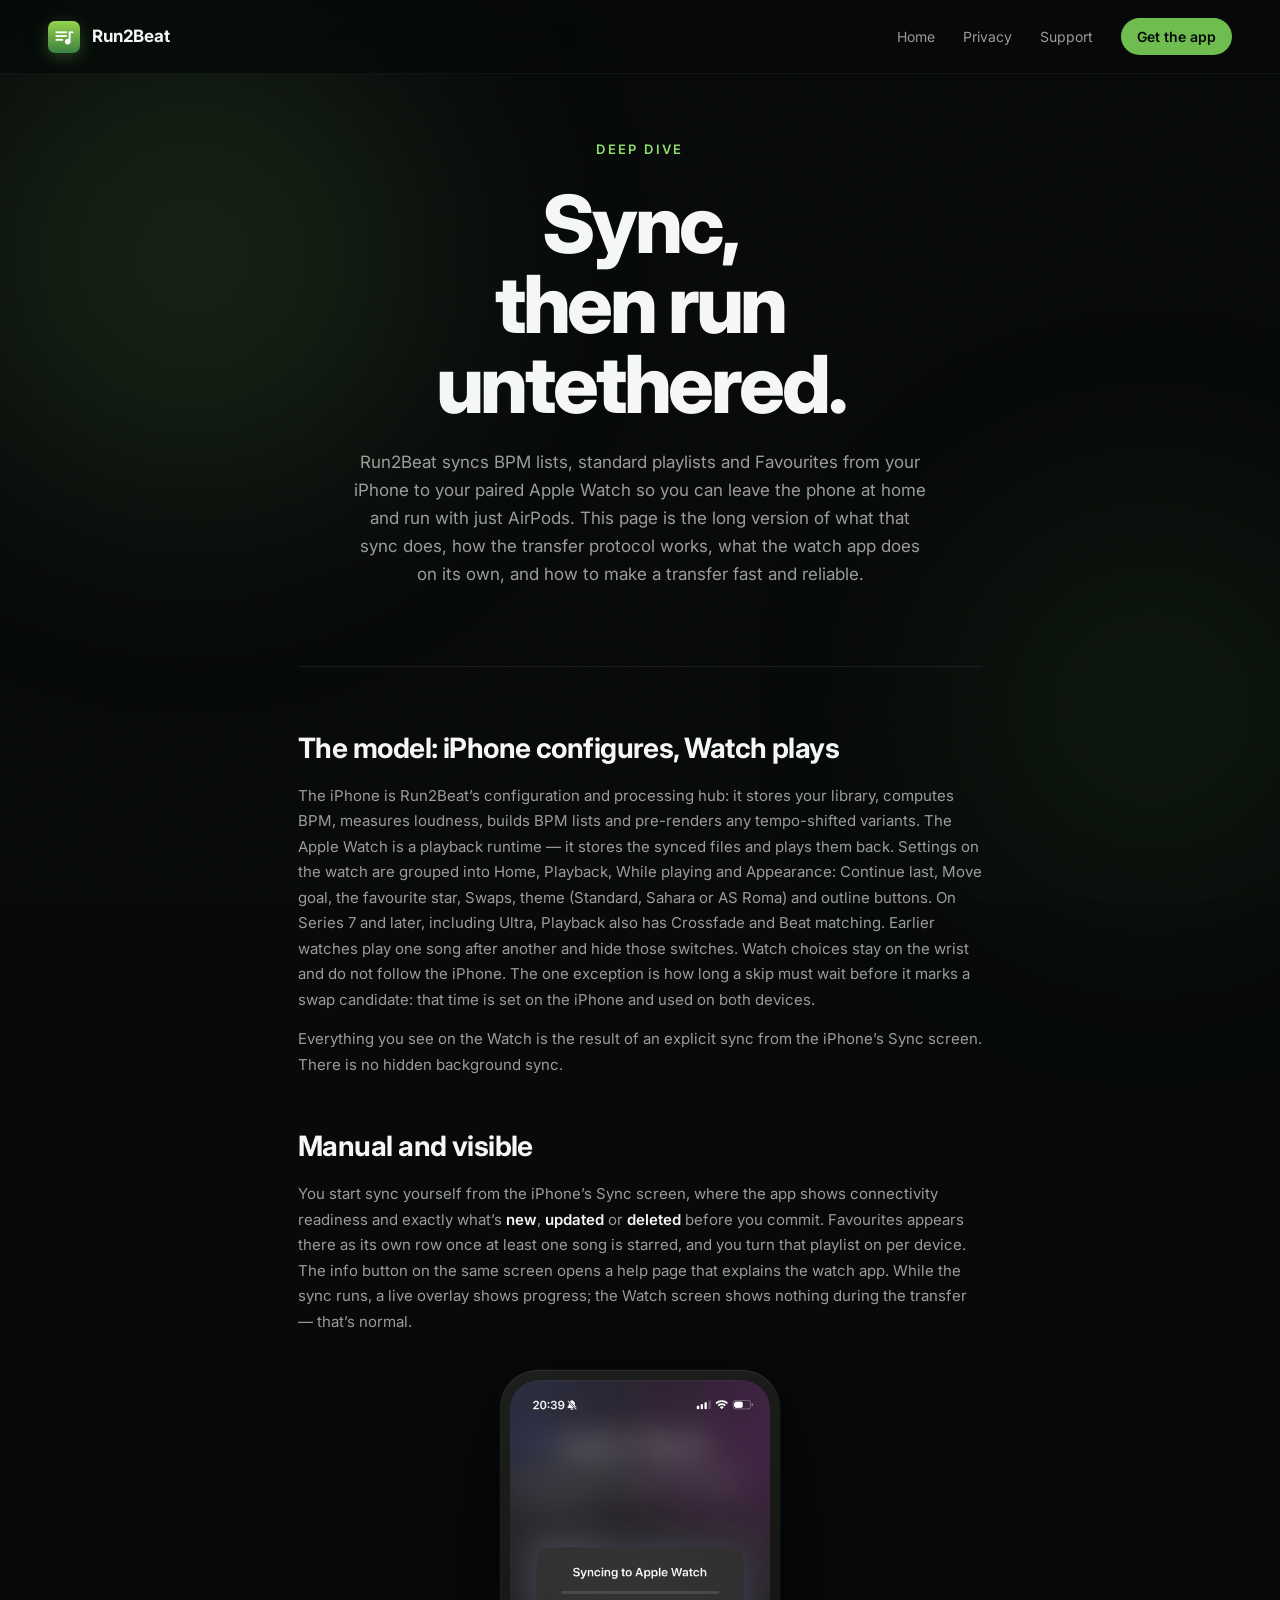
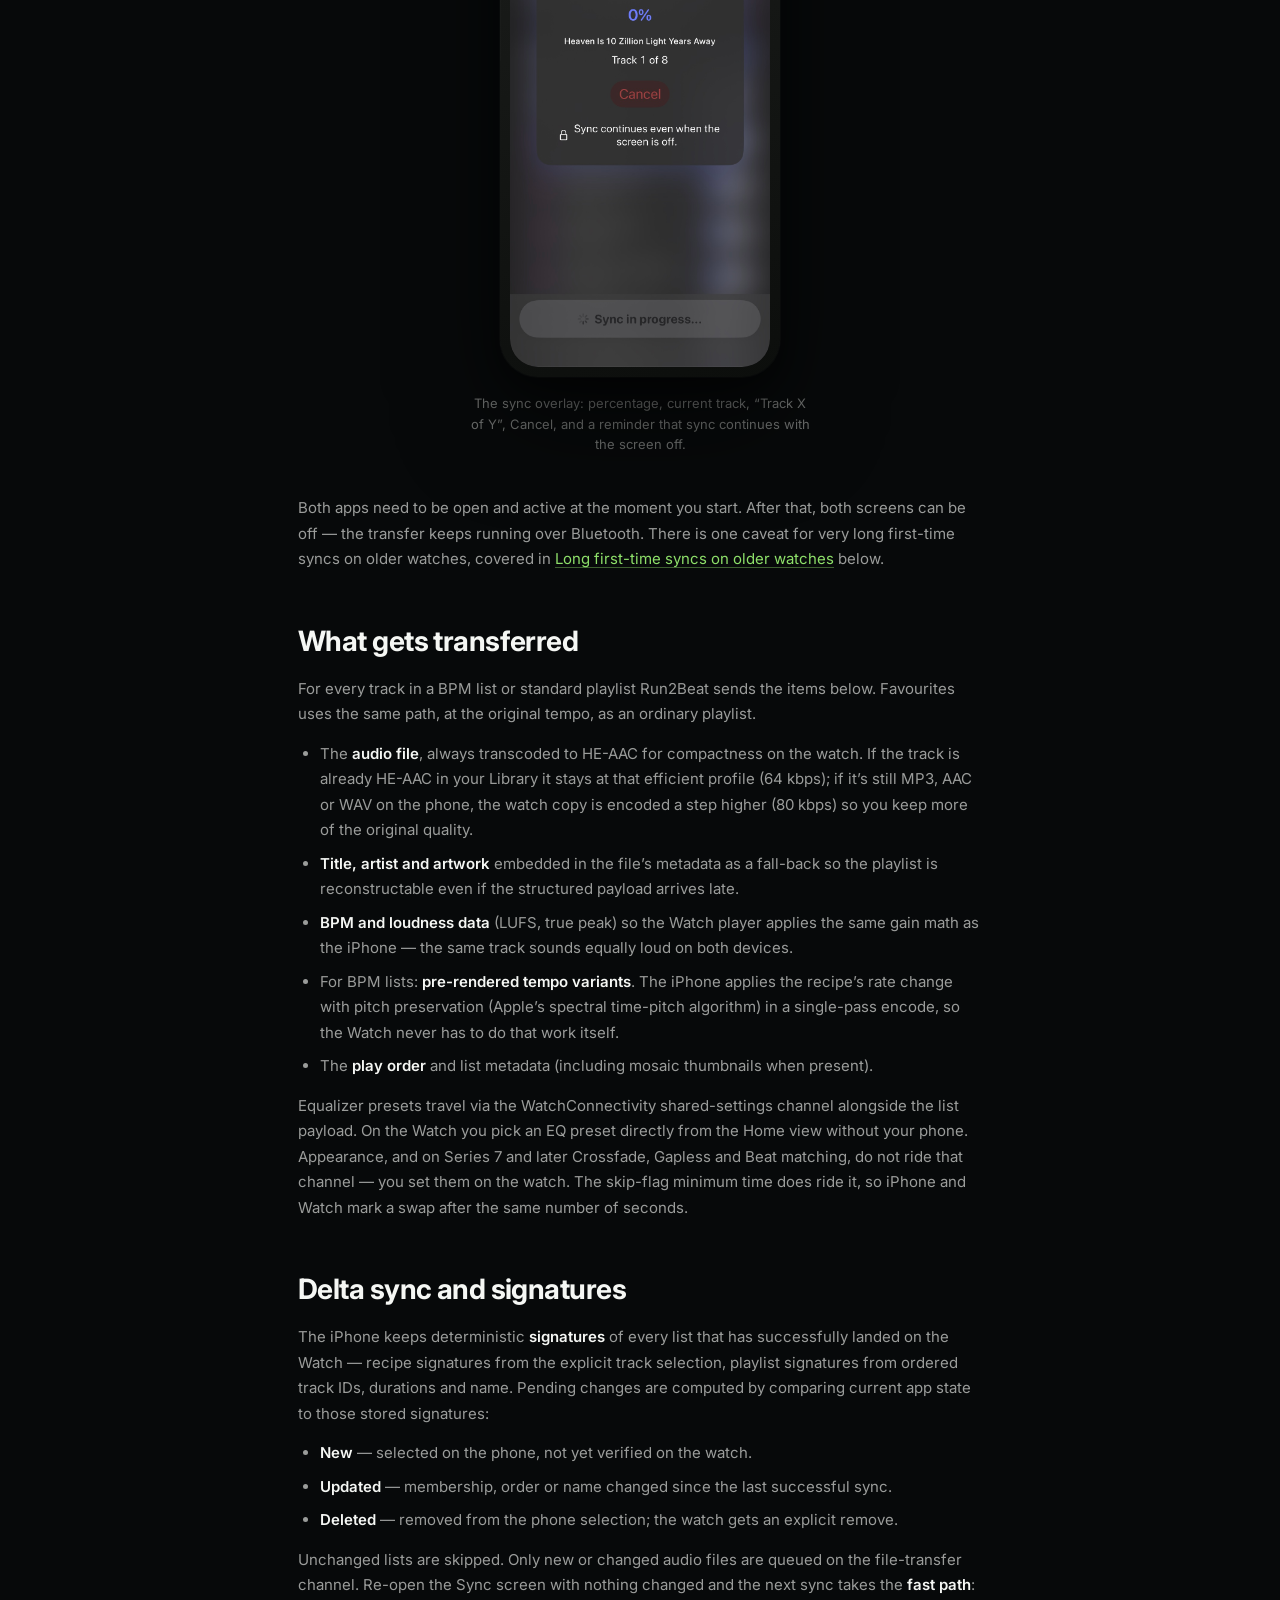
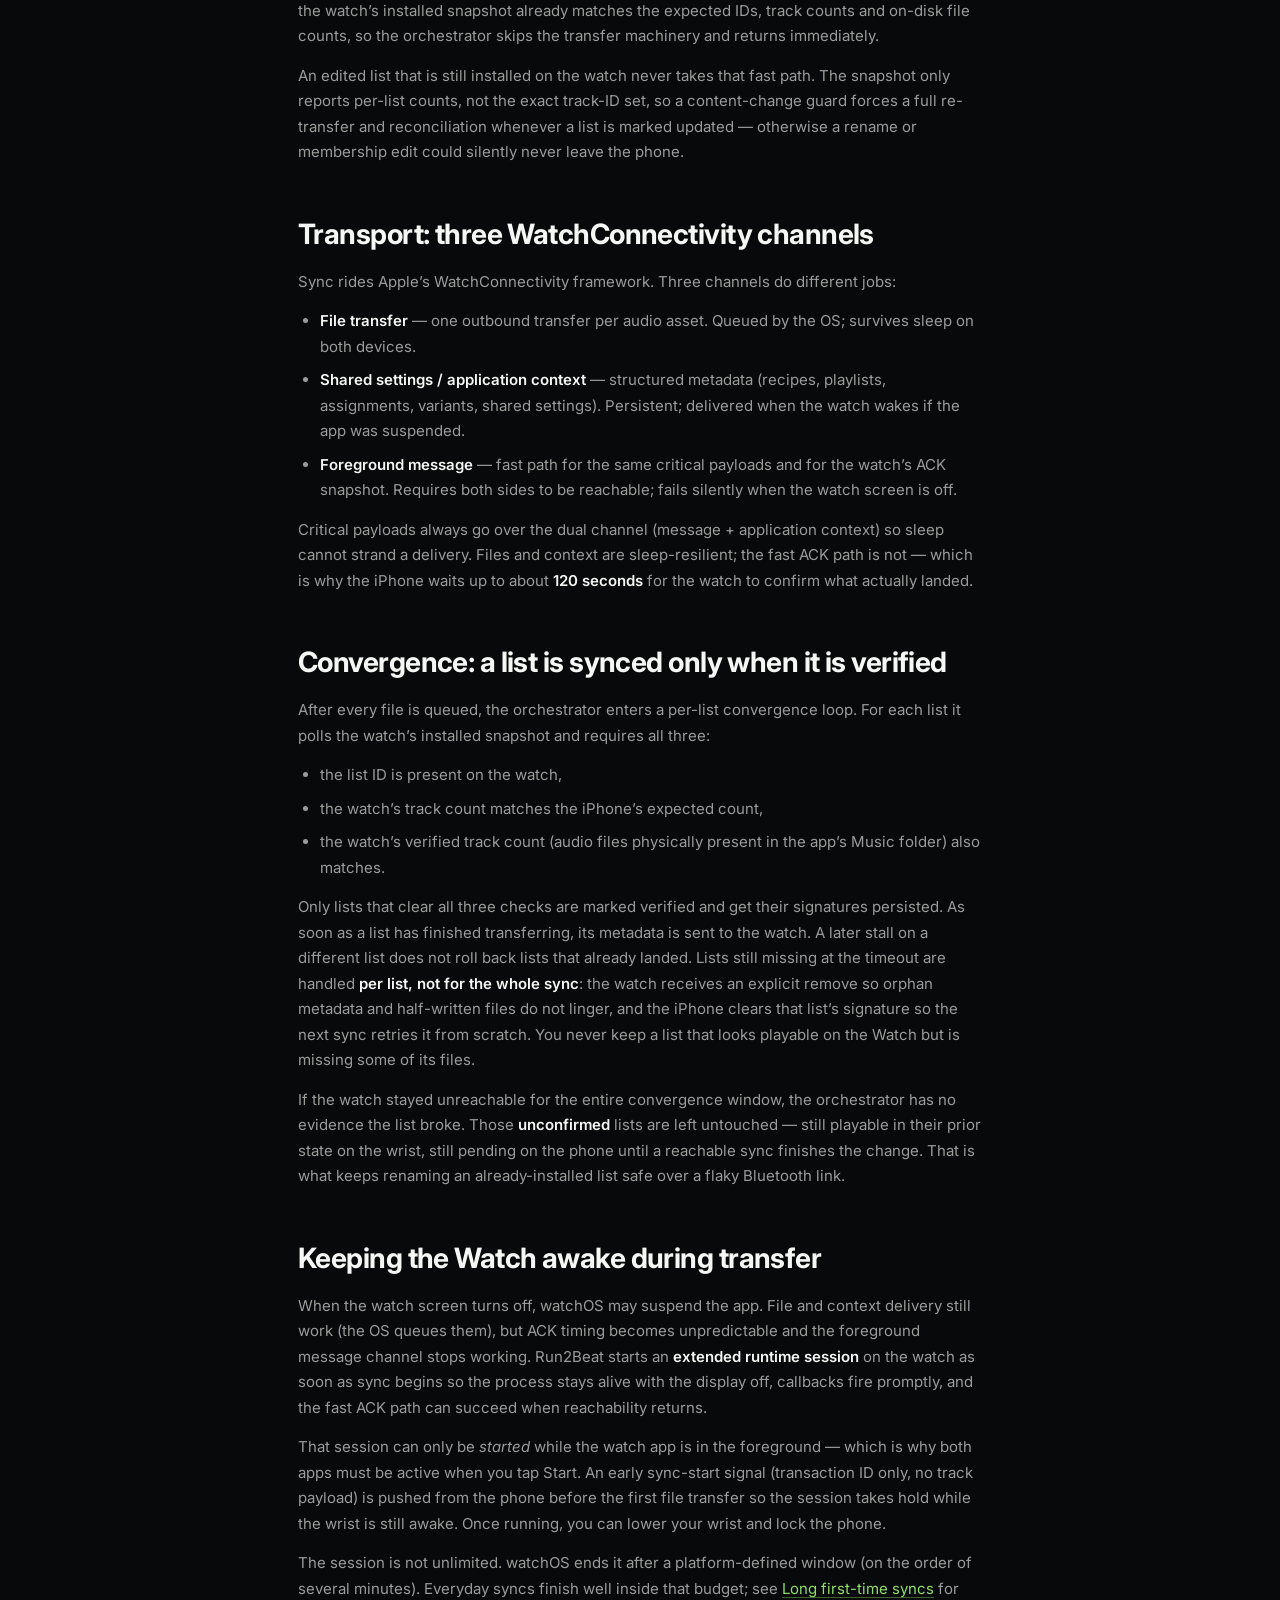
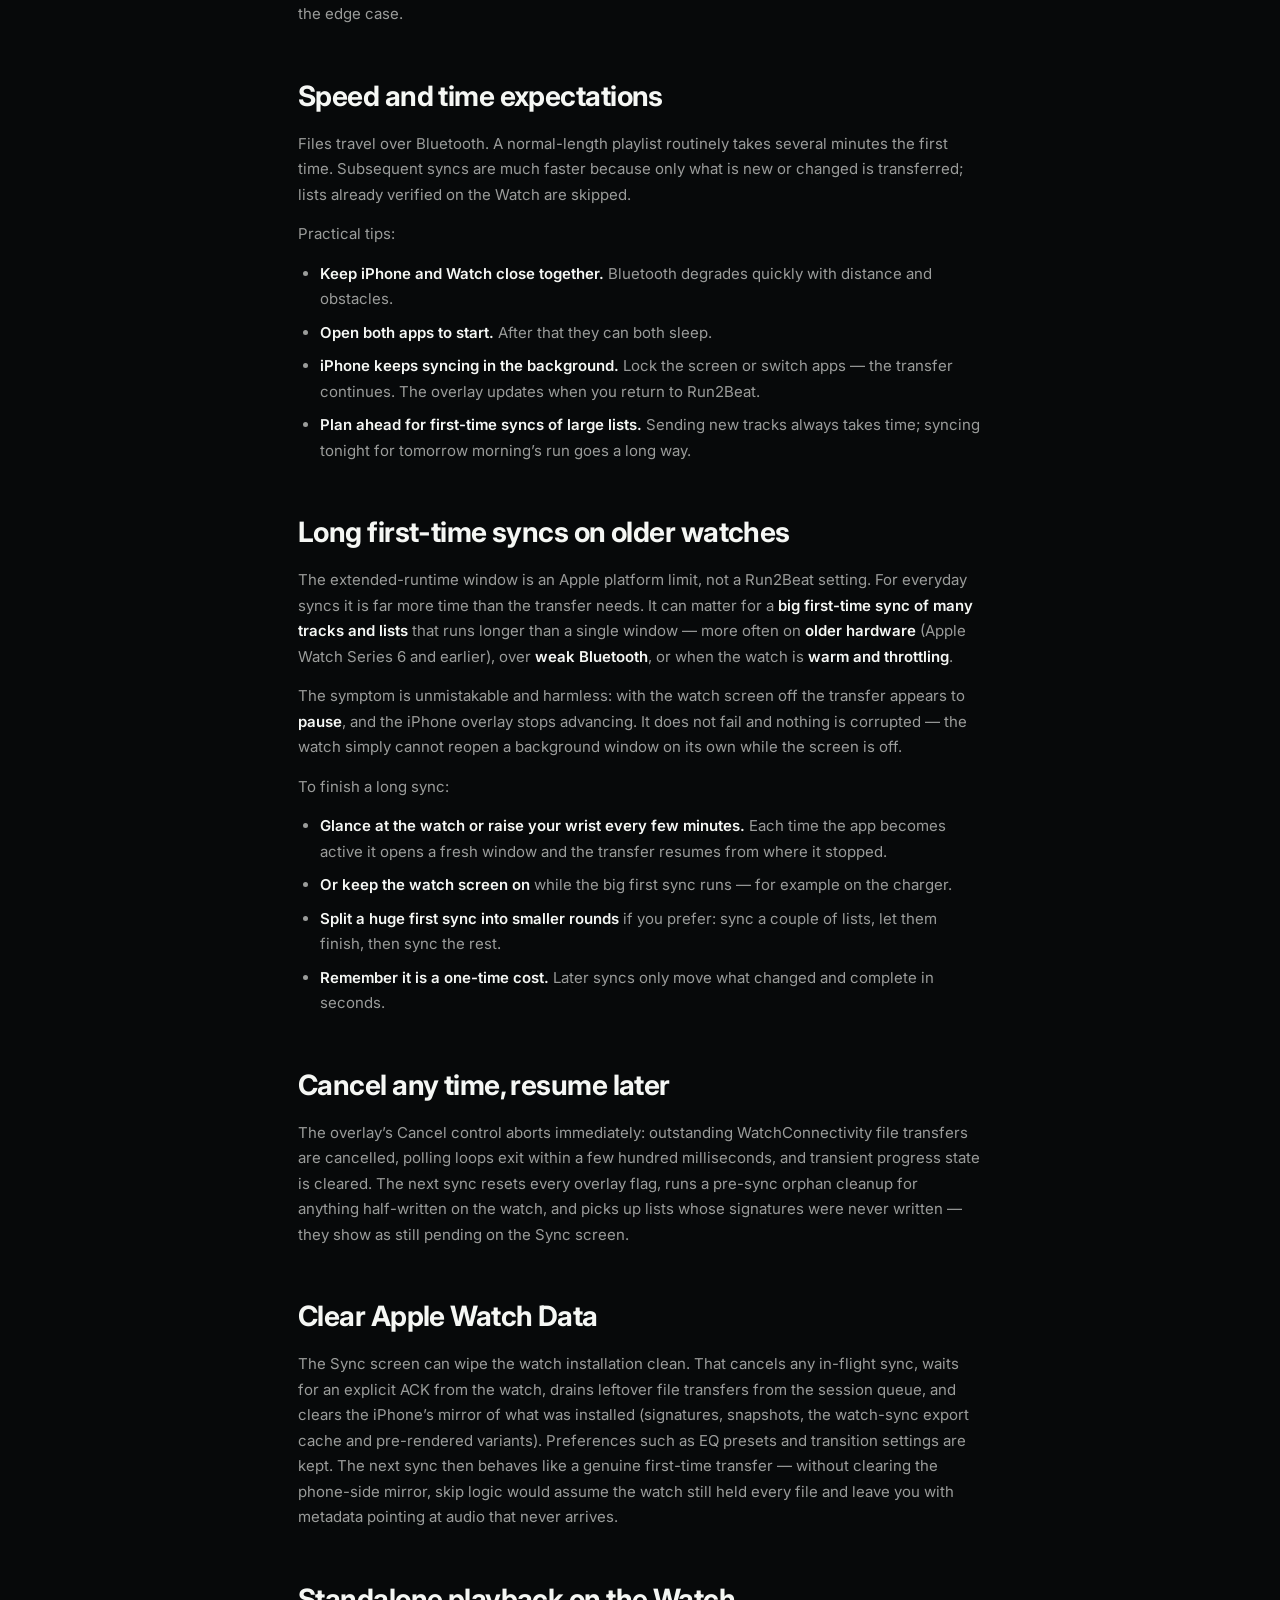
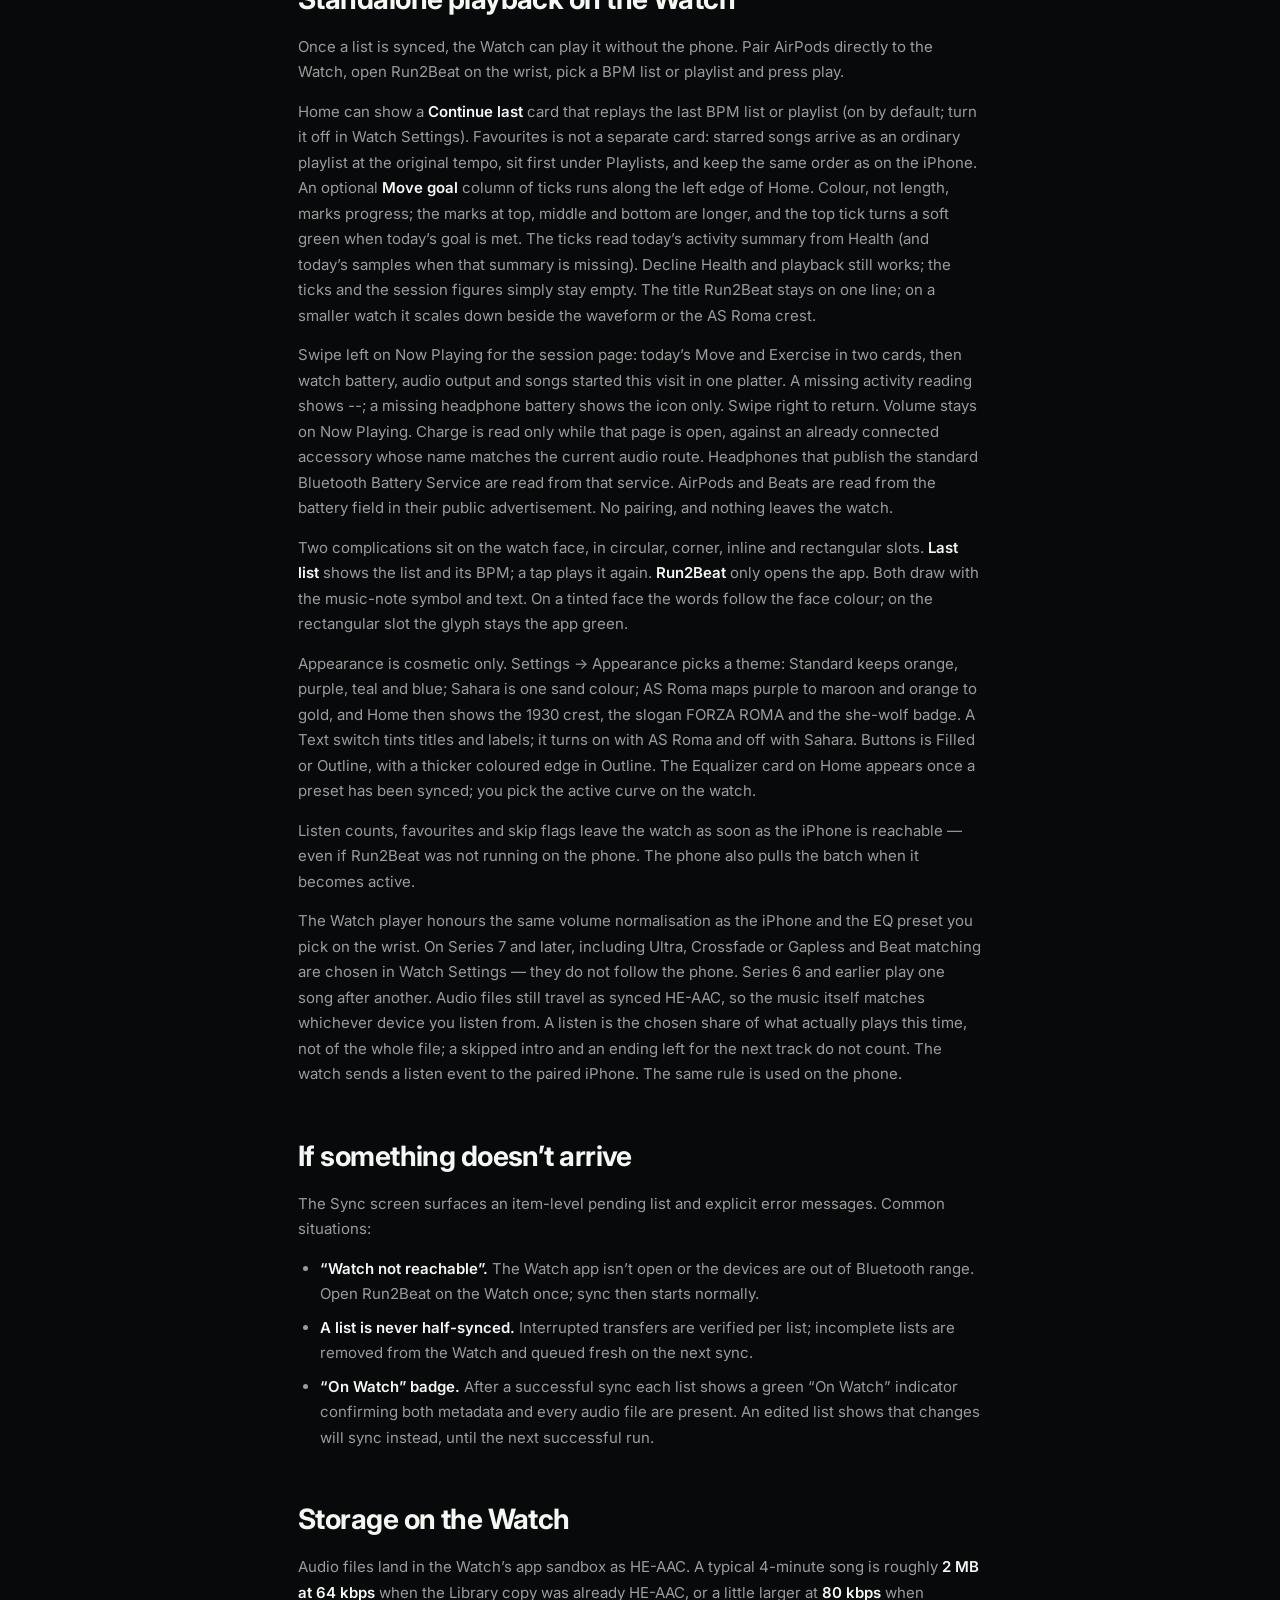
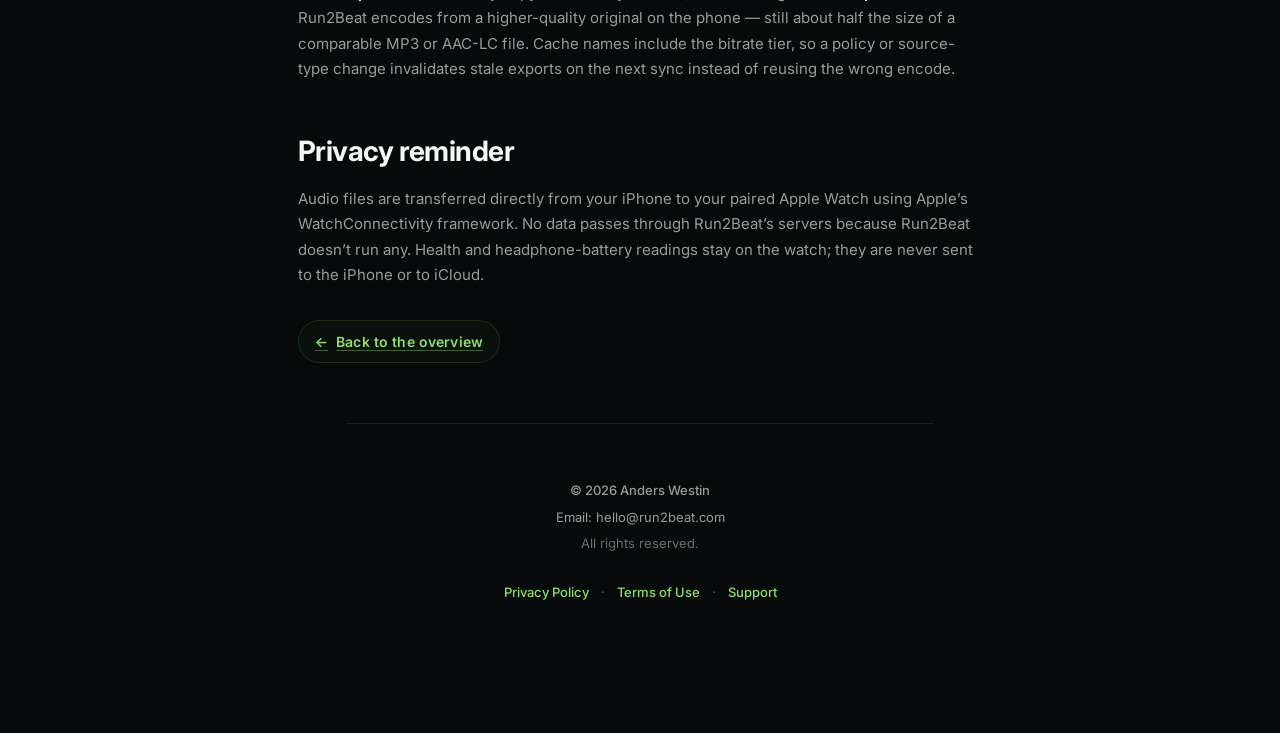
<file: apple-watch-sync.html>
<!DOCTYPE html>
<html lang="en">
<head>
    <meta charset="UTF-8" />
    <meta name="viewport" content="width=device-width, initial-scale=1.0" />
    <title>Apple Watch sync &mdash; Run2Beat</title>
    <meta name="description" content="How Run2Beat syncs BPM lists, playlists and Favourites from iPhone to Apple Watch, and what the watch app does on its own: Continue last, Move goal, session page, complications and watch-local settings." />
    <meta name="theme-color" content="#0a0d0a" />

    <!-- Google tag (gtag.js) -->
    <script async src="https://www.googletagmanager.com/gtag/js?id=G-TS1EQ35CVJ"></script>
    <script>
      window.dataLayer = window.dataLayer || [];
      function gtag(){dataLayer.push(arguments);}
      gtag('js', new Date());
      gtag('config', 'G-TS1EQ35CVJ');
    </script>


    <link rel="icon" type="image/png" href="assets/app-icon.png" />
    <link rel="apple-touch-icon" href="assets/app-icon.png" />
    <link rel="stylesheet" href="styles.css?v=9" />
    <link rel="preconnect" href="https://fonts.googleapis.com" />
    <link rel="preconnect" href="https://fonts.gstatic.com" crossorigin />
    <link href="https://fonts.googleapis.com/css2?family=Inter:wght@300;400;500;600;700;800;900&display=swap" rel="stylesheet" />
</head>
<body>
    <div class="grain"></div>
    <div class="ambient ambient--green"></div>
    <div class="ambient ambient--mint"></div>

    <header class="nav">
        <a href="index.html" class="nav__brand">
            <img src="assets/app-icon.png" alt="" class="nav__icon" />
            <span class="nav__name">Run2Beat</span>
        </a>
        <nav class="nav__links">
            <a href="index.html">Home</a>
            <a href="privacy.html">Privacy</a>
            <a href="support.html">Support</a>
            <a href="https://apps.apple.com/app/id6763856621" class="nav__cta js-appstore" target="_blank" rel="noopener">Get the app</a>
        </nav>
    </header>

    <main class="legal">
        <section class="legal__hero">
            <p class="eyebrow eyebrow--center">Deep dive</p>
            <h1 class="legal__title">Sync,<br />then run<br />untethered.</h1>
            <p class="legal__lede">
                Run2Beat syncs BPM lists, standard playlists and Favourites from your iPhone to your paired Apple Watch so you can leave the phone at home and run with just AirPods. This page is the long version of what that sync does, how the transfer protocol works, what the watch app does on its own, and how to make a transfer fast and reliable.
            </p>
        </section>

        <section class="legal__body">

            <h2>The model: iPhone configures, Watch plays</h2>
            <p>
                The iPhone is Run2Beat&rsquo;s configuration and processing hub: it stores your library, computes BPM, measures loudness, builds BPM lists and pre-renders any tempo-shifted variants. The Apple Watch is a playback runtime &mdash; it stores the synced files and plays them back. Settings on the watch are grouped into Home, Playback, While playing and Appearance: Continue last, Move goal, the favourite star, Swaps, theme (Standard, Sahara or AS Roma) and outline buttons. On Series 7 and later, including Ultra, Playback also has Crossfade and Beat matching. Earlier watches play one song after another and hide those switches. Watch choices stay on the wrist and do not follow the iPhone. The one exception is how long a skip must wait before it marks a swap candidate: that time is set on the iPhone and used on both devices.
            </p>
            <p>
                Everything you see on the Watch is the result of an explicit sync from the iPhone&rsquo;s Sync screen. There is no hidden background sync.
            </p>

            <h2>Manual and visible</h2>
            <p>
                You start sync yourself from the iPhone&rsquo;s Sync screen, where the app shows connectivity readiness and exactly what&rsquo;s <strong>new</strong>, <strong>updated</strong> or <strong>deleted</strong> before you commit. Favourites appears there as its own row once at least one song is starred, and you turn that playlist on per device. The info button on the same screen opens a help page that explains the watch app. While the sync runs, a live overlay shows progress; the Watch screen shows nothing during the transfer &mdash; that&rsquo;s normal.
            </p>

            <figure class="legal__figure">
                <div class="phone-frame" data-screenshot="watch-sync">
                    <img src="assets/screenshots/watch-sync.jpg" alt="Run2Beat Sync overlay on iPhone showing Syncing to Apple Watch, progress percentage, current track title, track counter, and Cancel" onerror="this.style.display='none'" />
                    <div class="phone-frame__placeholder">
                        <div class="phone-frame__dot"></div>
                        <strong>Watch sync</strong>
                        <span>Screenshot placeholder</span>
                        <small>watch-sync.jpg</small>
                    </div>
                </div>
                <figcaption>The sync overlay: percentage, current track, &ldquo;Track X of Y&rdquo;, Cancel, and a reminder that sync continues with the screen off.</figcaption>
            </figure>

            <p>
                Both apps need to be open and active at the moment you start. After that, both screens can be off &mdash; the transfer keeps running over Bluetooth. There is one caveat for very long first-time syncs on older watches, covered in <a href="#long-syncs">Long first-time syncs on older watches</a> below.
            </p>

            <h2>What gets transferred</h2>
            <p>
                For every track in a BPM list or standard playlist Run2Beat sends the items below. Favourites uses the same path, at the original tempo, as an ordinary playlist.
            </p>
            <ul>
                <li>The <strong>audio file</strong>, always transcoded to HE-AAC for compactness on the watch. If the track is already HE-AAC in your Library it stays at that efficient profile (64&nbsp;kbps); if it&rsquo;s still MP3, AAC or WAV on the phone, the watch copy is encoded a step higher (80&nbsp;kbps) so you keep more of the original quality.</li>
                <li><strong>Title, artist and artwork</strong> embedded in the file&rsquo;s metadata as a fall-back so the playlist is reconstructable even if the structured payload arrives late.</li>
                <li><strong>BPM and loudness data</strong> (LUFS, true peak) so the Watch player applies the same gain math as the iPhone &mdash; the same track sounds equally loud on both devices.</li>
                <li>For BPM lists: <strong>pre-rendered tempo variants</strong>. The iPhone applies the recipe&rsquo;s rate change with pitch preservation (Apple&rsquo;s spectral time-pitch algorithm) in a single-pass encode, so the Watch never has to do that work itself.</li>
                <li>The <strong>play order</strong> and list metadata (including mosaic thumbnails when present).</li>
            </ul>
            <p>
                Equalizer presets travel via the WatchConnectivity shared-settings channel alongside the list payload. On the Watch you pick an EQ preset directly from the Home view without your phone. Appearance, and on Series 7 and later Crossfade, Gapless and Beat matching, do not ride that channel &mdash; you set them on the watch. The skip-flag minimum time does ride it, so iPhone and Watch mark a swap after the same number of seconds.
            </p>

            <h2>Delta sync and signatures</h2>
            <p>
                The iPhone keeps deterministic <strong>signatures</strong> of every list that has successfully landed on the Watch &mdash; recipe signatures from the explicit track selection, playlist signatures from ordered track IDs, durations and name. Pending changes are computed by comparing current app state to those stored signatures:
            </p>
            <ul>
                <li><strong>New</strong> &mdash; selected on the phone, not yet verified on the watch.</li>
                <li><strong>Updated</strong> &mdash; membership, order or name changed since the last successful sync.</li>
                <li><strong>Deleted</strong> &mdash; removed from the phone selection; the watch gets an explicit remove.</li>
            </ul>
            <p>
                Unchanged lists are skipped. Only new or changed audio files are queued on the file-transfer channel. Re-open the Sync screen with nothing changed and the next sync takes the <strong>fast path</strong>: the watch&rsquo;s installed snapshot already matches the expected IDs, track counts and on-disk file counts, so the orchestrator skips the transfer machinery and returns immediately.
            </p>
            <p>
                An edited list that is still installed on the watch never takes that fast path. The snapshot only reports per-list counts, not the exact track-ID set, so a content-change guard forces a full re-transfer and reconciliation whenever a list is marked updated &mdash; otherwise a rename or membership edit could silently never leave the phone.
            </p>

            <h2>Transport: three WatchConnectivity channels</h2>
            <p>
                Sync rides Apple&rsquo;s WatchConnectivity framework. Three channels do different jobs:
            </p>
            <ul>
                <li><strong>File transfer</strong> &mdash; one outbound transfer per audio asset. Queued by the OS; survives sleep on both devices.</li>
                <li><strong>Shared settings / application context</strong> &mdash; structured metadata (recipes, playlists, assignments, variants, shared settings). Persistent; delivered when the watch wakes if the app was suspended.</li>
                <li><strong>Foreground message</strong> &mdash; fast path for the same critical payloads and for the watch&rsquo;s ACK snapshot. Requires both sides to be reachable; fails silently when the watch screen is off.</li>
            </ul>
            <p>
                Critical payloads always go over the dual channel (message + application context) so sleep cannot strand a delivery. Files and context are sleep-resilient; the fast ACK path is not &mdash; which is why the iPhone waits up to about <strong>120 seconds</strong> for the watch to confirm what actually landed.
            </p>

            <h2>Convergence: a list is synced only when it is verified</h2>
            <p>
                After every file is queued, the orchestrator enters a per-list convergence loop. For each list it polls the watch&rsquo;s installed snapshot and requires all three:
            </p>
            <ul>
                <li>the list ID is present on the watch,</li>
                <li>the watch&rsquo;s track count matches the iPhone&rsquo;s expected count,</li>
                <li>the watch&rsquo;s verified track count (audio files physically present in the app&rsquo;s Music folder) also matches.</li>
            </ul>
            <p>
                Only lists that clear all three checks are marked verified and get their signatures persisted. As soon as a list has finished transferring, its metadata is sent to the watch. A later stall on a different list does not roll back lists that already landed. Lists still missing at the timeout are handled <strong>per list, not for the whole sync</strong>: the watch receives an explicit remove so orphan metadata and half-written files do not linger, and the iPhone clears that list&rsquo;s signature so the next sync retries it from scratch. You never keep a list that looks playable on the Watch but is missing some of its files.
            </p>
            <p>
                If the watch stayed unreachable for the entire convergence window, the orchestrator has no evidence the list broke. Those <strong>unconfirmed</strong> lists are left untouched &mdash; still playable in their prior state on the wrist, still pending on the phone until a reachable sync finishes the change. That is what keeps renaming an already-installed list safe over a flaky Bluetooth link.
            </p>

            <h2>Keeping the Watch awake during transfer</h2>
            <p>
                When the watch screen turns off, watchOS may suspend the app. File and context delivery still work (the OS queues them), but ACK timing becomes unpredictable and the foreground message channel stops working. Run2Beat starts an <strong>extended runtime session</strong> on the watch as soon as sync begins so the process stays alive with the display off, callbacks fire promptly, and the fast ACK path can succeed when reachability returns.
            </p>
            <p>
                That session can only be <em>started</em> while the watch app is in the foreground &mdash; which is why both apps must be active when you tap Start. An early sync-start signal (transaction ID only, no track payload) is pushed from the phone before the first file transfer so the session takes hold while the wrist is still awake. Once running, you can lower your wrist and lock the phone.
            </p>
            <p>
                The session is not unlimited. watchOS ends it after a platform-defined window (on the order of several minutes). Everyday syncs finish well inside that budget; see <a href="#long-syncs">Long first-time syncs</a> for the edge case.
            </p>

            <h2>Speed and time expectations</h2>
            <p>
                Files travel over Bluetooth. A normal-length playlist routinely takes several minutes the first time. Subsequent syncs are much faster because only what is new or changed is transferred; lists already verified on the Watch are skipped.
            </p>
            <p>
                Practical tips:
            </p>
            <ul>
                <li><strong>Keep iPhone and Watch close together.</strong> Bluetooth degrades quickly with distance and obstacles.</li>
                <li><strong>Open both apps to start.</strong> After that they can both sleep.</li>
                <li><strong>iPhone keeps syncing in the background.</strong> Lock the screen or switch apps &mdash; the transfer continues. The overlay updates when you return to Run2Beat.</li>
                <li><strong>Plan ahead for first-time syncs of large lists.</strong> Sending new tracks always takes time; syncing tonight for tomorrow morning&rsquo;s run goes a long way.</li>
            </ul>

            <h2 id="long-syncs">Long first-time syncs on older watches</h2>
            <p>
                The extended-runtime window is an Apple platform limit, not a Run2Beat setting. For everyday syncs it is far more time than the transfer needs. It can matter for a <strong>big first-time sync of many tracks and lists</strong> that runs longer than a single window &mdash; more often on <strong>older hardware</strong> (Apple Watch Series 6 and earlier), over <strong>weak Bluetooth</strong>, or when the watch is <strong>warm and throttling</strong>.
            </p>
            <p>
                The symptom is unmistakable and harmless: with the watch screen off the transfer appears to <strong>pause</strong>, and the iPhone overlay stops advancing. It does not fail and nothing is corrupted &mdash; the watch simply cannot reopen a background window on its own while the screen is off.
            </p>
            <p>
                To finish a long sync:
            </p>
            <ul>
                <li><strong>Glance at the watch or raise your wrist every few minutes.</strong> Each time the app becomes active it opens a fresh window and the transfer resumes from where it stopped.</li>
                <li><strong>Or keep the watch screen on</strong> while the big first sync runs &mdash; for example on the charger.</li>
                <li><strong>Split a huge first sync into smaller rounds</strong> if you prefer: sync a couple of lists, let them finish, then sync the rest.</li>
                <li><strong>Remember it is a one-time cost.</strong> Later syncs only move what changed and complete in seconds.</li>
            </ul>

            <h2>Cancel any time, resume later</h2>
            <p>
                The overlay&rsquo;s Cancel control aborts immediately: outstanding WatchConnectivity file transfers are cancelled, polling loops exit within a few hundred milliseconds, and transient progress state is cleared. The next sync resets every overlay flag, runs a pre-sync orphan cleanup for anything half-written on the watch, and picks up lists whose signatures were never written &mdash; they show as still pending on the Sync screen.
            </p>

            <h2>Clear Apple Watch Data</h2>
            <p>
                The Sync screen can wipe the watch installation clean. That cancels any in-flight sync, waits for an explicit ACK from the watch, drains leftover file transfers from the session queue, and clears the iPhone&rsquo;s mirror of what was installed (signatures, snapshots, the watch-sync export cache and pre-rendered variants). Preferences such as EQ presets and transition settings are kept. The next sync then behaves like a genuine first-time transfer &mdash; without clearing the phone-side mirror, skip logic would assume the watch still held every file and leave you with metadata pointing at audio that never arrives.
            </p>

            <h2>Standalone playback on the Watch</h2>
            <p>
                Once a list is synced, the Watch can play it without the phone. Pair AirPods directly to the Watch, open Run2Beat on the wrist, pick a BPM list or playlist and press play.
            </p>
            <p>
                Home can show a <strong>Continue last</strong> card that replays the last BPM list or playlist (on by default; turn it off in Watch Settings). Favourites is not a separate card: starred songs arrive as an ordinary playlist at the original tempo, sit first under Playlists, and keep the same order as on the iPhone. An optional <strong>Move goal</strong> column of ticks runs along the left edge of Home. Colour, not length, marks progress; the marks at top, middle and bottom are longer, and the top tick turns a soft green when today&rsquo;s goal is met. The ticks read today&rsquo;s activity summary from Health (and today&rsquo;s samples when that summary is missing). Decline Health and playback still works; the ticks and the session figures simply stay empty. The title Run2Beat stays on one line; on a smaller watch it scales down beside the waveform or the AS Roma crest.
            </p>
            <p>
                Swipe left on Now Playing for the session page: today&rsquo;s Move and Exercise in two cards, then watch battery, audio output and songs started this visit in one platter. A missing activity reading shows <em>--</em>; a missing headphone battery shows the icon only. Swipe right to return. Volume stays on Now Playing. Charge is read only while that page is open, against an already connected accessory whose name matches the current audio route. Headphones that publish the standard Bluetooth Battery Service are read from that service. AirPods and Beats are read from the battery field in their public advertisement. No pairing, and nothing leaves the watch.
            </p>
            <p>
                Two complications sit on the watch face, in circular, corner, inline and rectangular slots. <strong>Last list</strong> shows the list and its BPM; a tap plays it again. <strong>Run2Beat</strong> only opens the app. Both draw with the music-note symbol and text. On a tinted face the words follow the face colour; on the rectangular slot the glyph stays the app green.
            </p>
            <p>
                Appearance is cosmetic only. Settings &rarr; Appearance picks a theme: Standard keeps orange, purple, teal and blue; Sahara is one sand colour; AS Roma maps purple to maroon and orange to gold, and Home then shows the 1930 crest, the slogan FORZA ROMA and the she-wolf badge. A Text switch tints titles and labels; it turns on with AS Roma and off with Sahara. Buttons is Filled or Outline, with a thicker coloured edge in Outline. The Equalizer card on Home appears once a preset has been synced; you pick the active curve on the watch.
            </p>
            <p>
                Listen counts, favourites and skip flags leave the watch as soon as the iPhone is reachable &mdash; even if Run2Beat was not running on the phone. The phone also pulls the batch when it becomes active.
            </p>
            <p>
                The Watch player honours the same volume normalisation as the iPhone and the EQ preset you pick on the wrist. On Series 7 and later, including Ultra, Crossfade or Gapless and Beat matching are chosen in Watch Settings &mdash; they do not follow the phone. Series 6 and earlier play one song after another. Audio files still travel as synced HE-AAC, so the music itself matches whichever device you listen from. A listen is the chosen share of what actually plays this time, not of the whole file; a skipped intro and an ending left for the next track do not count. The watch sends a listen event to the paired iPhone. The same rule is used on the phone.
            </p>

            <h2>If something doesn&rsquo;t arrive</h2>
            <p>
                The Sync screen surfaces an item-level pending list and explicit error messages. Common situations:
            </p>
            <ul>
                <li><strong>&ldquo;Watch not reachable&rdquo;.</strong> The Watch app isn&rsquo;t open or the devices are out of Bluetooth range. Open Run2Beat on the Watch once; sync then starts normally.</li>
                <li><strong>A list is never half-synced.</strong> Interrupted transfers are verified per list; incomplete lists are removed from the Watch and queued fresh on the next sync.</li>
                <li><strong>&ldquo;On Watch&rdquo; badge.</strong> After a successful sync each list shows a green &ldquo;On Watch&rdquo; indicator confirming both metadata and every audio file are present. An edited list shows that changes will sync instead, until the next successful run.</li>
            </ul>

            <h2>Storage on the Watch</h2>
            <p>
                Audio files land in the Watch&rsquo;s app sandbox as HE-AAC. A typical 4-minute song is roughly <strong>2&nbsp;MB at 64&nbsp;kbps</strong> when the Library copy was already HE-AAC, or a little larger at <strong>80&nbsp;kbps</strong> when Run2Beat encodes from a higher-quality original on the phone &mdash; still about half the size of a comparable MP3 or AAC-LC file. Cache names include the bitrate tier, so a policy or source-type change invalidates stale exports on the next sync instead of reusing the wrong encode.
            </p>

            <h2>Privacy reminder</h2>
            <p>
                Audio files are transferred directly from your iPhone to your paired Apple Watch using Apple&rsquo;s WatchConnectivity framework. No data passes through Run2Beat&rsquo;s servers because Run2Beat doesn&rsquo;t run any. Health and headphone-battery readings stay on the watch; they are never sent to the iPhone or to iCloud.
            </p>

            <a href="index.html" class="learn-more">
                <span class="learn-more__arrow" style="transform: scaleX(-1);">&rarr;</span>
                Back to the overview
            </a>

        </section>

        <footer class="footer">
            <p class="footer__copyright">© 2026 Anders Westin</p>
            <p>Email: <a href="mailto:hello@run2beat.com">hello@run2beat.com</a></p>
            <p class="footer__sub">All rights reserved.</p>
            <p class="footer__links">
                <a href="privacy.html">Privacy Policy</a>
                <span class="footer__sep">&middot;</span>
                <a href="terms.html">Terms of Use</a>
                <span class="footer__sep">&middot;</span>
                <a href="support.html">Support</a>
            </p>
        </footer>
    </main>

    <dialog class="tf-dialog" id="appstore-dialog" aria-labelledby="appstore-dialog-title">
        <button class="tf-dialog__close" type="button" aria-label="Close" data-tf-close>
            <svg viewBox="0 0 24 24" width="20" height="20" aria-hidden="true"><path stroke="currentColor" stroke-width="2" stroke-linecap="round" fill="none" d="M6 6l12 12M18 6L6 18"/></svg>
        </button>
        <div class="tf-dialog__inner">
            <p class="eyebrow eyebrow--center">On the App Store</p>
            <h3 class="tf-dialog__title" id="appstore-dialog-title">Get Run2Beat on your iPhone.</h3>
            <p class="tf-dialog__text">
                Run2Beat runs on iPhone and Apple Watch. Scan the QR code with your iPhone&rsquo;s camera, or open the App Store link below.
            </p>
            <div class="tf-dialog__qr">
                <img src="assets/app-store-qr.svg" alt="QR code to download Run2Beat on the App Store" />
            </div>
            <div class="tf-dialog__url-row">
                <code class="tf-dialog__url" id="appstore-dialog-url">https://apps.apple.com/app/id6763856621</code>
                <button class="tf-dialog__copy" type="button" data-tf-copy aria-label="Copy link">
                    <svg viewBox="0 0 24 24" width="16" height="16" aria-hidden="true"><path stroke="currentColor" stroke-width="2" stroke-linecap="round" stroke-linejoin="round" fill="none" d="M9 3h9a2 2 0 0 1 2 2v9M15 7H6a2 2 0 0 0-2 2v9a2 2 0 0 0 2 2h9a2 2 0 0 0 2-2V9a2 2 0 0 0-2-2z"/></svg>
                    <span data-tf-copy-label>Copy</span>
                </button>
            </div>
            <p class="tf-dialog__hint">Free on the App Store. No account, no ads.</p>
        </div>
    </dialog>

    <script src="script.js?v=7" defer></script>
</body>
</html>
</file>
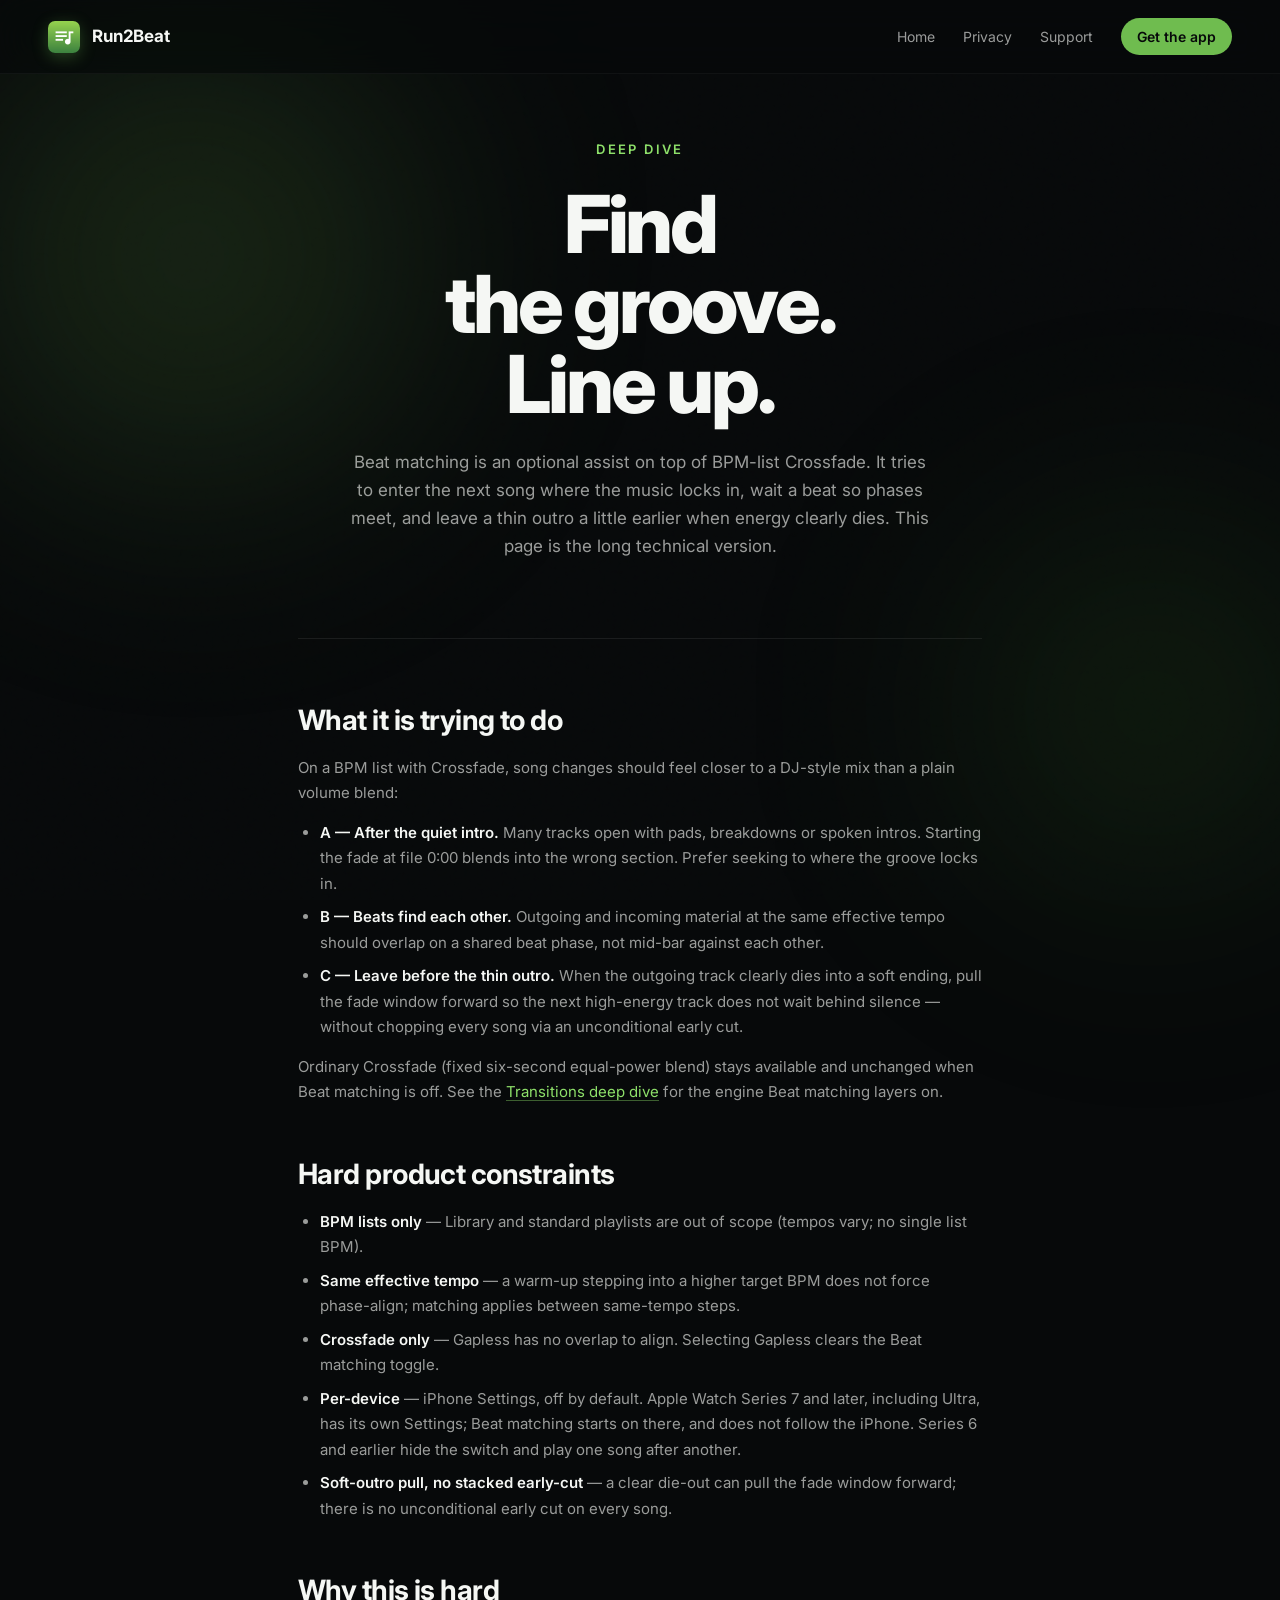
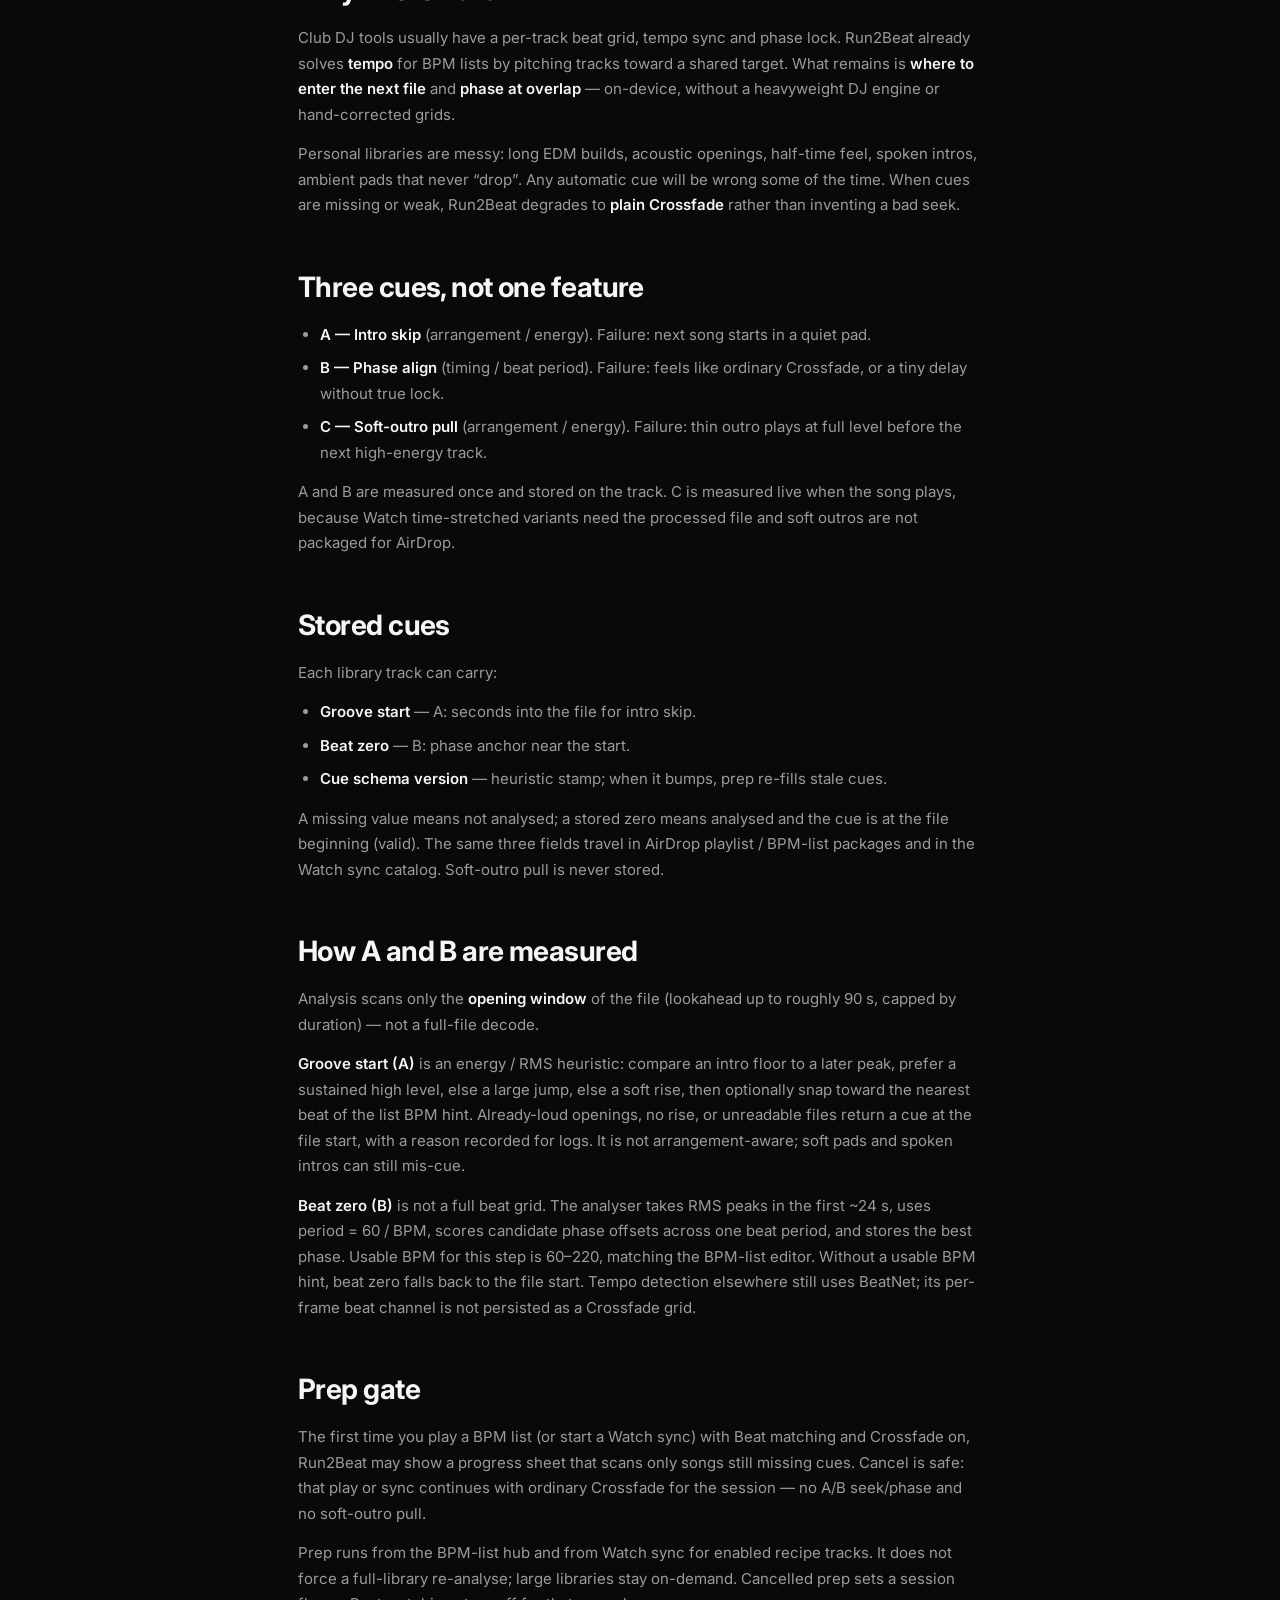
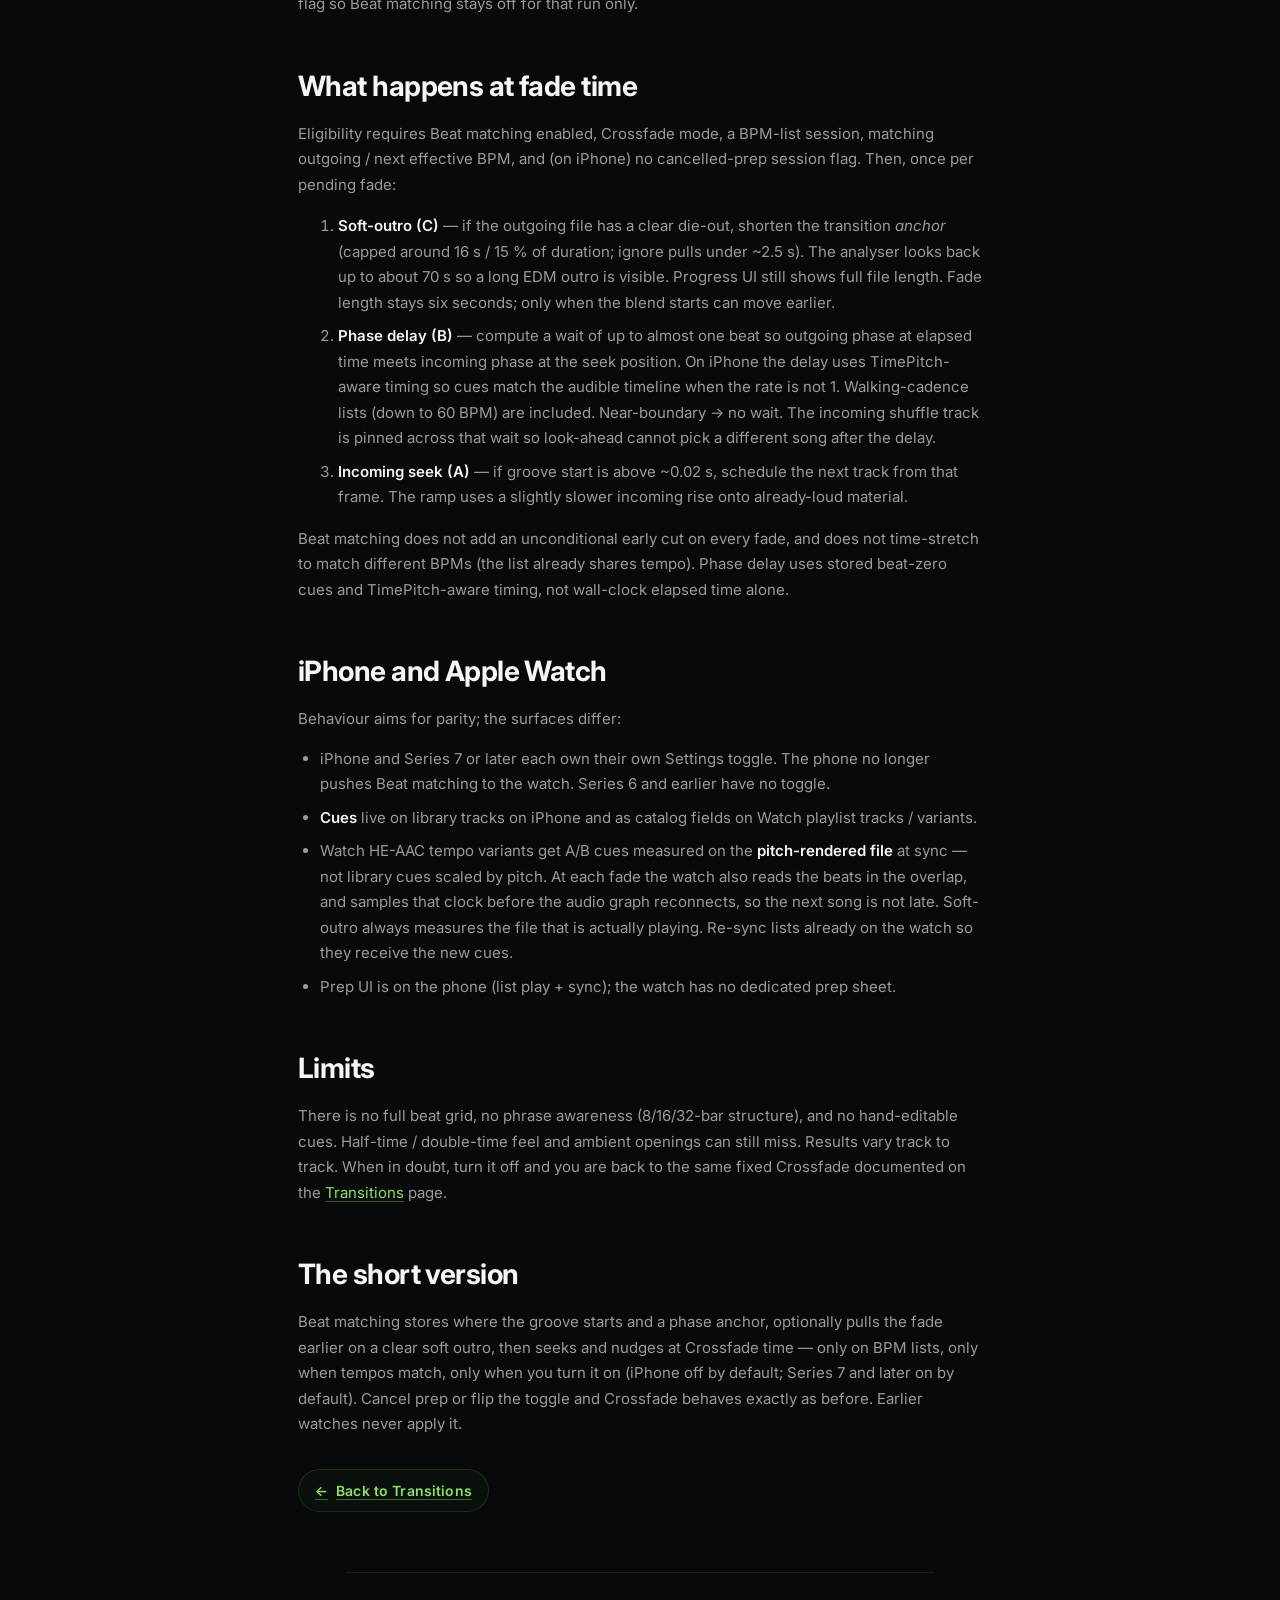
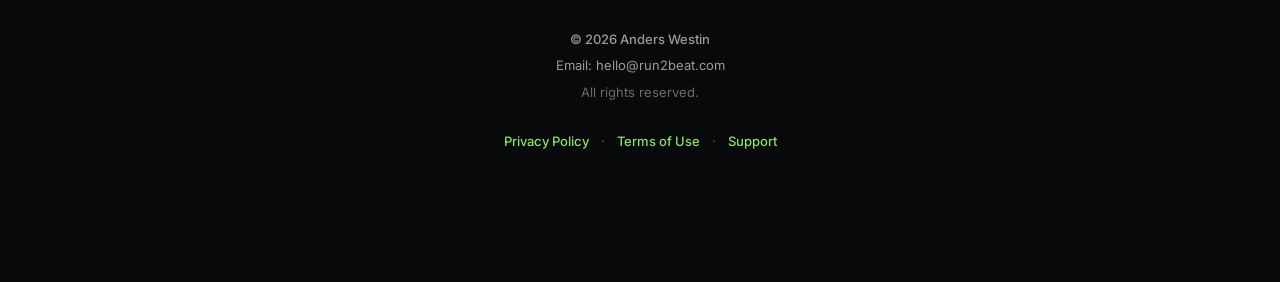
<file: beat-matching.html>
<!DOCTYPE html>
<html lang="en">
<head>
    <meta charset="UTF-8" />
    <meta name="viewport" content="width=device-width, initial-scale=1.0" />
    <title>Beat matching &mdash; Run2Beat</title>
    <meta name="description" content="How Run2Beat Beat matching works on BPM-list Crossfade — groove-start seek, beat-zero phase align, soft-outro pull, prep gates, and Watch cues measured on the rendered file." />
    <meta name="theme-color" content="#0a0d0a" />

    <!-- Google tag (gtag.js) -->
    <script async src="https://www.googletagmanager.com/gtag/js?id=G-TS1EQ35CVJ"></script>
    <script>
      window.dataLayer = window.dataLayer || [];
      function gtag(){dataLayer.push(arguments);}
      gtag('js', new Date());
      gtag('config', 'G-TS1EQ35CVJ');
    </script>


    <link rel="icon" type="image/png" href="assets/app-icon.png" />
    <link rel="apple-touch-icon" href="assets/app-icon.png" />
    <link rel="stylesheet" href="styles.css?v=9" />
    <link rel="preconnect" href="https://fonts.googleapis.com" />
    <link rel="preconnect" href="https://fonts.gstatic.com" crossorigin />
    <link href="https://fonts.googleapis.com/css2?family=Inter:wght@300;400;500;600;700;800;900&display=swap" rel="stylesheet" />
</head>
<body>
    <div class="grain"></div>
    <div class="ambient ambient--green"></div>
    <div class="ambient ambient--mint"></div>

    <header class="nav">
        <a href="index.html" class="nav__brand">
            <img src="assets/app-icon.png" alt="" class="nav__icon" />
            <span class="nav__name">Run2Beat</span>
        </a>
        <nav class="nav__links">
            <a href="index.html">Home</a>
            <a href="privacy.html">Privacy</a>
            <a href="support.html">Support</a>
            <a href="https://apps.apple.com/app/id6763856621" class="nav__cta js-appstore" target="_blank" rel="noopener">Get the app</a>
        </nav>
    </header>

    <main class="legal">
        <section class="legal__hero">
            <p class="eyebrow eyebrow--center">Deep dive</p>
            <h1 class="legal__title">Find<br />the groove.<br />Line up.</h1>
            <p class="legal__lede">
                Beat matching is an optional assist on top of BPM-list Crossfade. It tries to enter the next song where the music locks in, wait a beat so phases meet, and leave a thin outro a little earlier when energy clearly dies. This page is the long technical version.
            </p>
        </section>

        <section class="legal__body">

            <h2>What it is trying to do</h2>
            <p>
                On a BPM list with Crossfade, song changes should feel closer to a DJ-style mix than a plain volume blend:
            </p>
            <ul>
                <li><strong>A &mdash; After the quiet intro.</strong> Many tracks open with pads, breakdowns or spoken intros. Starting the fade at file&nbsp;0:00 blends into the wrong section. Prefer seeking to where the groove locks in.</li>
                <li><strong>B &mdash; Beats find each other.</strong> Outgoing and incoming material at the same effective tempo should overlap on a shared beat phase, not mid-bar against each other.</li>
                <li><strong>C &mdash; Leave before the thin outro.</strong> When the outgoing track clearly dies into a soft ending, pull the fade window forward so the next high-energy track does not wait behind silence &mdash; without chopping every song via an unconditional early cut.</li>
            </ul>
            <p>
                Ordinary Crossfade (fixed six-second equal-power blend) stays available and unchanged when Beat matching is off. See the <a href="crossfade.html">Transitions deep dive</a> for the engine Beat matching layers on.
            </p>

            <h2>Hard product constraints</h2>
            <ul>
                <li><strong>BPM lists only</strong> &mdash; Library and standard playlists are out of scope (tempos vary; no single list BPM).</li>
                <li><strong>Same effective tempo</strong> &mdash; a warm-up stepping into a higher target BPM does not force phase-align; matching applies between same-tempo steps.</li>
                <li><strong>Crossfade only</strong> &mdash; Gapless has no overlap to align. Selecting Gapless clears the Beat matching toggle.</li>
                <li><strong>Per-device</strong> &mdash; iPhone Settings, off by default. Apple Watch Series 7 and later, including Ultra, has its own Settings; Beat matching starts on there, and does not follow the iPhone. Series 6 and earlier hide the switch and play one song after another.</li>
                <li><strong>Soft-outro pull, no stacked early-cut</strong> &mdash; a clear die-out can pull the fade window forward; there is no unconditional early cut on every song.</li>
            </ul>

            <h2>Why this is hard</h2>
            <p>
                Club DJ tools usually have a per-track beat grid, tempo sync and phase lock. Run2Beat already solves <strong>tempo</strong> for BPM lists by pitching tracks toward a shared target. What remains is <strong>where to enter the next file</strong> and <strong>phase at overlap</strong> &mdash; on-device, without a heavyweight DJ engine or hand-corrected grids.
            </p>
            <p>
                Personal libraries are messy: long EDM builds, acoustic openings, half-time feel, spoken intros, ambient pads that never &ldquo;drop&rdquo;. Any automatic cue will be wrong some of the time. When cues are missing or weak, Run2Beat degrades to <strong>plain Crossfade</strong> rather than inventing a bad seek.
            </p>

            <h2>Three cues, not one feature</h2>
            <ul>
                <li><strong>A &mdash; Intro skip</strong> (arrangement / energy). Failure: next song starts in a quiet pad.</li>
                <li><strong>B &mdash; Phase align</strong> (timing / beat period). Failure: feels like ordinary Crossfade, or a tiny delay without true lock.</li>
                <li><strong>C &mdash; Soft-outro pull</strong> (arrangement / energy). Failure: thin outro plays at full level before the next high-energy track.</li>
            </ul>
            <p>
                A and B are measured once and stored on the track. C is measured live when the song plays, because Watch time-stretched variants need the processed file and soft outros are not packaged for AirDrop.
            </p>

            <h2>Stored cues</h2>
            <p>
                Each library track can carry:
            </p>
            <ul>
                <li><strong>Groove start</strong> &mdash; A: seconds into the file for intro skip.</li>
                <li><strong>Beat zero</strong> &mdash; B: phase anchor near the start.</li>
                <li><strong>Cue schema version</strong> &mdash; heuristic stamp; when it bumps, prep re-fills stale cues.</li>
            </ul>
            <p>
                A missing value means not analysed; a stored zero means analysed and the cue is at the file beginning (valid). The same three fields travel in AirDrop playlist / BPM-list packages and in the Watch sync catalog. Soft-outro pull is never stored.
            </p>

            <h2>How A and B are measured</h2>
            <p>
                Analysis scans only the <strong>opening window</strong> of the file (lookahead up to roughly 90&nbsp;s, capped by duration) &mdash; not a full-file decode.
            </p>
            <p>
                <strong>Groove start (A)</strong> is an energy / RMS heuristic: compare an intro floor to a later peak, prefer a sustained high level, else a large jump, else a soft rise, then optionally snap toward the nearest beat of the list BPM hint. Already-loud openings, no rise, or unreadable files return a cue at the file start, with a reason recorded for logs. It is not arrangement-aware; soft pads and spoken intros can still mis-cue.
            </p>
            <p>
                <strong>Beat zero (B)</strong> is not a full beat grid. The analyser takes RMS peaks in the first ~24&nbsp;s, uses period&nbsp;=&nbsp;60&nbsp;/&nbsp;BPM, scores candidate phase offsets across one beat period, and stores the best phase. Usable BPM for this step is 60&ndash;220, matching the BPM-list editor. Without a usable BPM hint, beat zero falls back to the file start. Tempo detection elsewhere still uses BeatNet; its per-frame beat channel is not persisted as a Crossfade grid.
            </p>

            <h2>Prep gate</h2>
            <p>
                The first time you play a BPM list (or start a Watch sync) with Beat matching and Crossfade on, Run2Beat may show a progress sheet that scans only songs still missing cues. Cancel is safe: that play or sync continues with ordinary Crossfade for the session &mdash; no A/B seek/phase and no soft-outro pull.
            </p>
            <p>
                Prep runs from the BPM-list hub and from Watch sync for enabled recipe tracks. It does not force a full-library re-analyse; large libraries stay on-demand. Cancelled prep sets a session flag so Beat matching stays off for that run only.
            </p>

            <h2>What happens at fade time</h2>
            <p>
                Eligibility requires Beat matching enabled, Crossfade mode, a BPM-list session, matching outgoing / next effective BPM, and (on iPhone) no cancelled-prep session flag. Then, once per pending fade:
            </p>
            <ol>
                <li><strong>Soft-outro (C)</strong> &mdash; if the outgoing file has a clear die-out, shorten the transition <em>anchor</em> (capped around 16&nbsp;s / 15&nbsp;% of duration; ignore pulls under ~2.5&nbsp;s). The analyser looks back up to about 70&nbsp;s so a long EDM outro is visible. Progress UI still shows full file length. Fade length stays six seconds; only when the blend starts can move earlier.</li>
                <li><strong>Phase delay (B)</strong> &mdash; compute a wait of up to almost one beat so outgoing phase at elapsed time meets incoming phase at the seek position. On iPhone the delay uses TimePitch-aware timing so cues match the audible timeline when the rate is not 1. Walking-cadence lists (down to 60&nbsp;BPM) are included. Near-boundary &rarr; no wait. The incoming shuffle track is pinned across that wait so look-ahead cannot pick a different song after the delay.</li>
                <li><strong>Incoming seek (A)</strong> &mdash; if groove start is above ~0.02&nbsp;s, schedule the next track from that frame. The ramp uses a slightly slower incoming rise onto already-loud material.</li>
            </ol>
            <p>
                Beat matching does not add an unconditional early cut on every fade, and does not time-stretch to match different BPMs (the list already shares tempo). Phase delay uses stored beat-zero cues and TimePitch-aware timing, not wall-clock elapsed time alone.
            </p>

            <h2>iPhone and Apple Watch</h2>
            <p>
                Behaviour aims for parity; the surfaces differ:
            </p>
            <ul>
                <li>iPhone and Series 7 or later each own their own Settings toggle. The phone no longer pushes Beat matching to the watch. Series 6 and earlier have no toggle.</li>
                <li><strong>Cues</strong> live on library tracks on iPhone and as catalog fields on Watch playlist tracks / variants.</li>
                <li>Watch HE-AAC tempo variants get A/B cues measured on the <strong>pitch-rendered file</strong> at sync &mdash; not library cues scaled by pitch. At each fade the watch also reads the beats in the overlap, and samples that clock before the audio graph reconnects, so the next song is not late. Soft-outro always measures the file that is actually playing. Re-sync lists already on the watch so they receive the new cues.</li>
                <li>Prep UI is on the phone (list play + sync); the watch has no dedicated prep sheet.</li>
            </ul>

            <h2>Limits</h2>
            <p>
                There is no full beat grid, no phrase awareness (8/16/32-bar structure), and no hand-editable cues. Half-time / double-time feel and ambient openings can still miss. Results vary track to track. When in doubt, turn it off and you are back to the same fixed Crossfade documented on the <a href="crossfade.html">Transitions</a> page.
            </p>

            <h2>The short version</h2>
            <p>
                Beat matching stores where the groove starts and a phase anchor, optionally pulls the fade earlier on a clear soft outro, then seeks and nudges at Crossfade time &mdash; only on BPM lists, only when tempos match, only when you turn it on (iPhone off by default; Series 7 and later on by default). Cancel prep or flip the toggle and Crossfade behaves exactly as before. Earlier watches never apply it.
            </p>

            <a href="crossfade.html" class="learn-more">
                <span class="learn-more__arrow" style="transform: scaleX(-1);">&rarr;</span>
                Back to Transitions
            </a>

        </section>

        <footer class="footer">
            <p class="footer__copyright">© 2026 Anders Westin</p>
            <p>Email: <a href="mailto:hello@run2beat.com">hello@run2beat.com</a></p>
            <p class="footer__sub">All rights reserved.</p>
            <p class="footer__links">
                <a href="privacy.html">Privacy Policy</a>
                <span class="footer__sep">&middot;</span>
                <a href="terms.html">Terms of Use</a>
                <span class="footer__sep">&middot;</span>
                <a href="support.html">Support</a>
            </p>
        </footer>
    </main>

    <dialog class="tf-dialog" id="appstore-dialog" aria-labelledby="appstore-dialog-title">
        <button class="tf-dialog__close" type="button" aria-label="Close" data-tf-close>
            <svg viewBox="0 0 24 24" width="20" height="20" aria-hidden="true"><path stroke="currentColor" stroke-width="2" stroke-linecap="round" fill="none" d="M6 6l12 12M18 6L6 18"/></svg>
        </button>
        <div class="tf-dialog__inner">
            <p class="eyebrow eyebrow--center">On the App Store</p>
            <h3 class="tf-dialog__title" id="appstore-dialog-title">Get Run2Beat on your iPhone.</h3>
            <p class="tf-dialog__text">
                Run2Beat runs on iPhone and Apple Watch. Scan the QR code with your iPhone&rsquo;s camera, or open the App Store link below.
            </p>
            <div class="tf-dialog__qr">
                <img src="assets/app-store-qr.svg" alt="QR code to download Run2Beat on the App Store" />
            </div>
            <div class="tf-dialog__url-row">
                <code class="tf-dialog__url" id="appstore-dialog-url">https://apps.apple.com/app/id6763856621</code>
                <button class="tf-dialog__copy" type="button" data-tf-copy aria-label="Copy link">
                    <svg viewBox="0 0 24 24" width="16" height="16" aria-hidden="true"><path stroke="currentColor" stroke-width="2" stroke-linecap="round" stroke-linejoin="round" fill="none" d="M9 3h9a2 2 0 0 1 2 2v9M15 7H6a2 2 0 0 0-2 2v9a2 2 0 0 0 2 2h9a2 2 0 0 0 2-2V9a2 2 0 0 0-2-2z"/></svg>
                    <span data-tf-copy-label>Copy</span>
                </button>
            </div>
            <p class="tf-dialog__hint">Free on the App Store. No account, no ads.</p>
        </div>
    </dialog>

    <script src="script.js?v=7" defer></script>
</body>
</html>
</file>
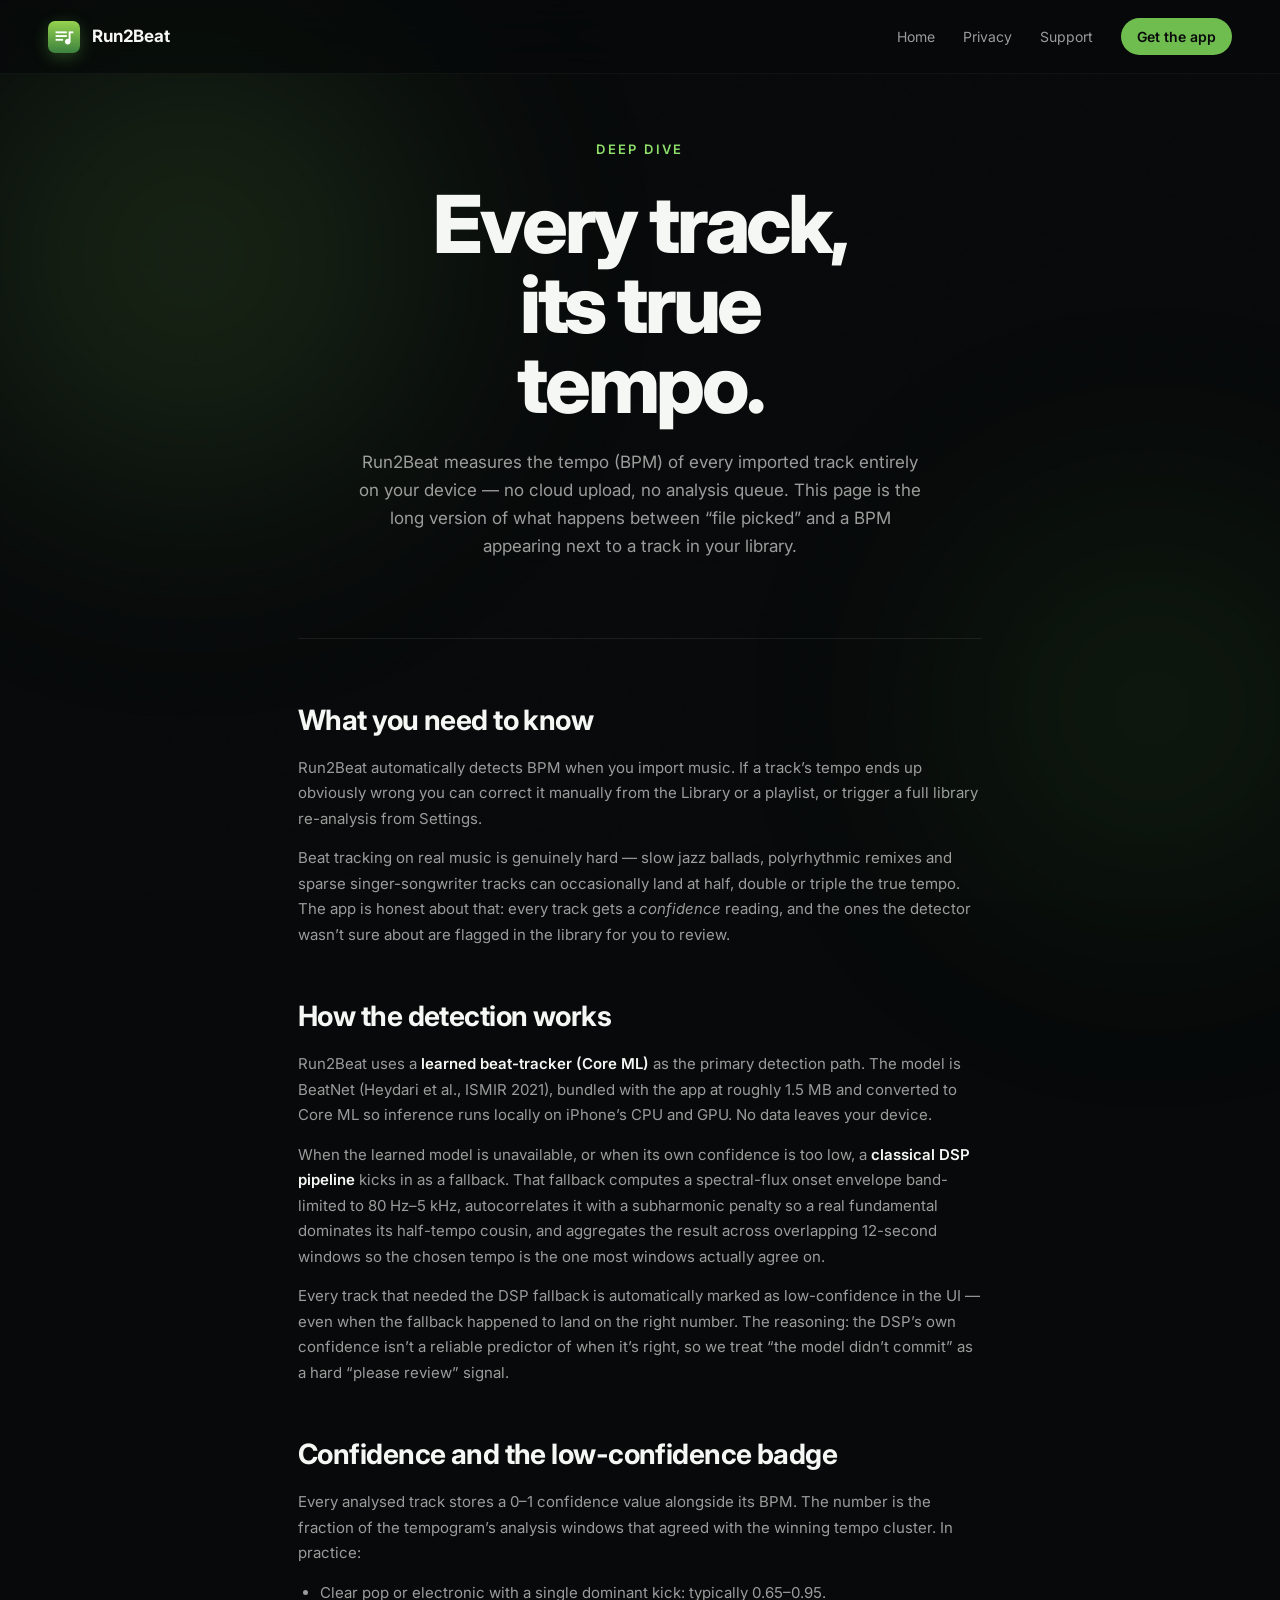
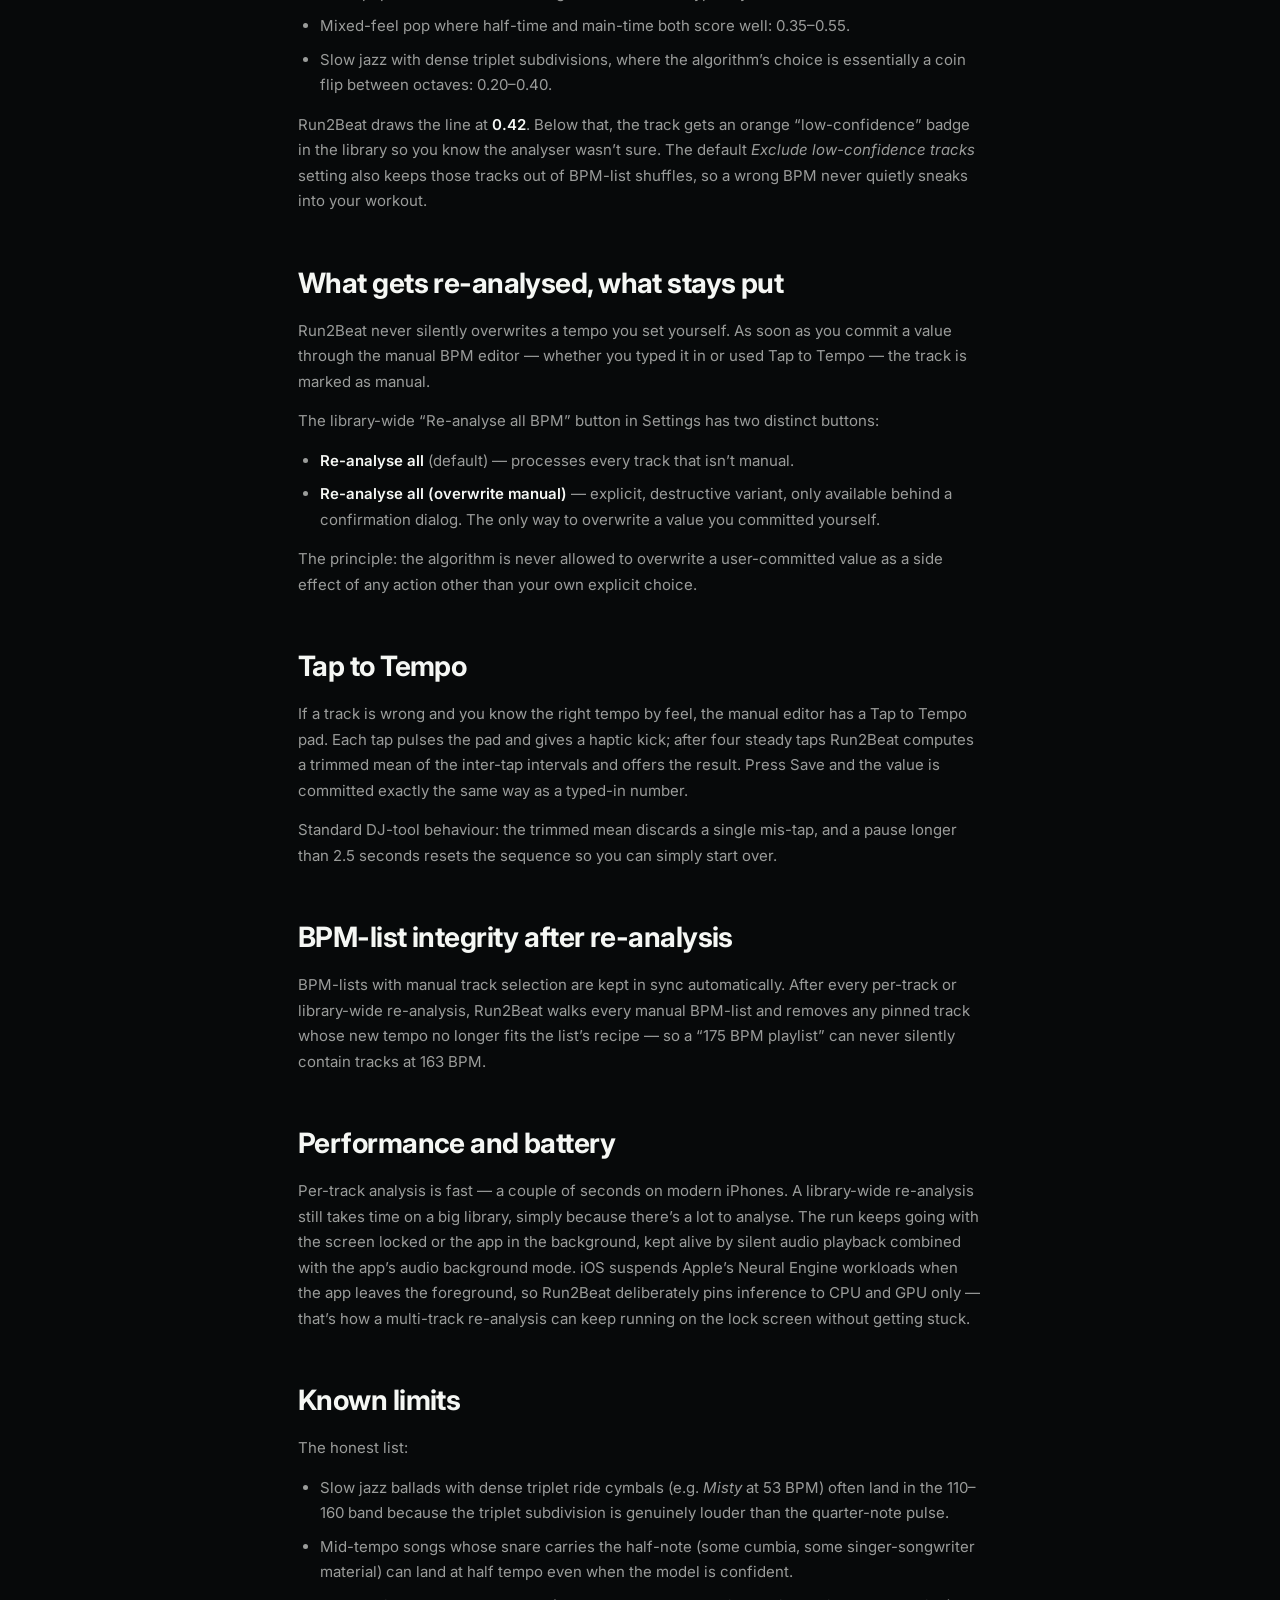
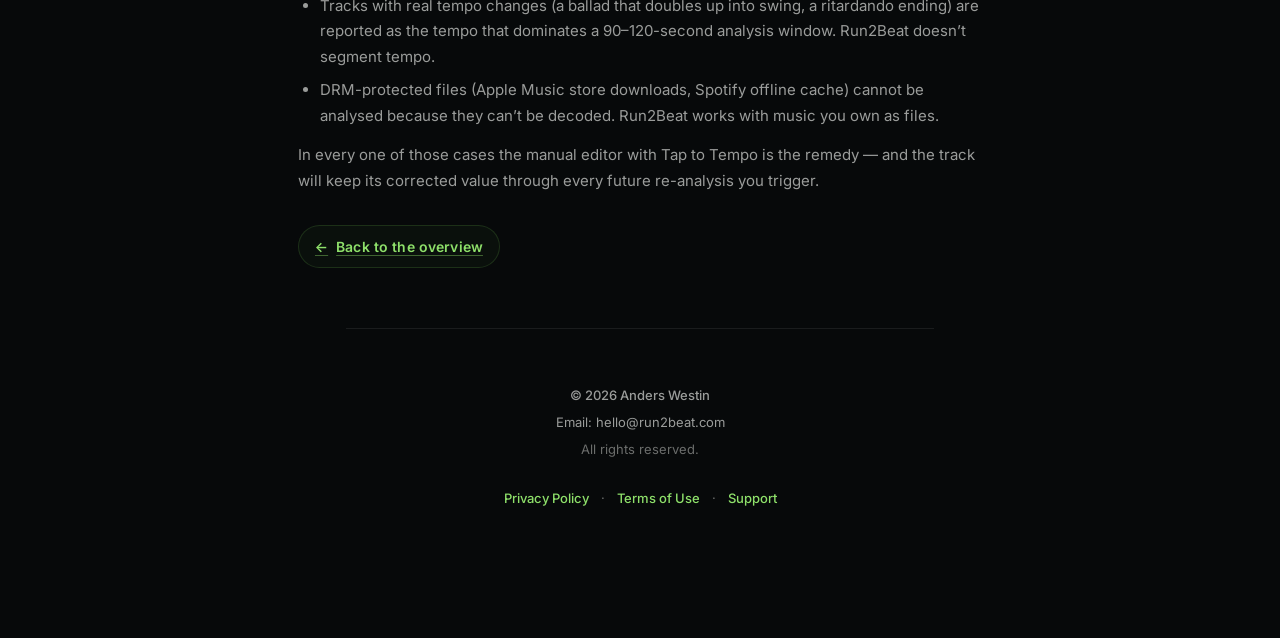
<file: bpm-analysis.html>
<!DOCTYPE html>
<html lang="en">
<head>
    <meta charset="UTF-8" />
    <meta name="viewport" content="width=device-width, initial-scale=1.0" />
    <title>BPM analysis &mdash; Run2Beat</title>
    <meta name="description" content="How Run2Beat measures the tempo of every track — on-device Core ML beat tracker, classical DSP fallback, confidence reporting and manual override." />
    <meta name="theme-color" content="#0a0d0a" />

    <!-- Google tag (gtag.js) -->
    <script async src="https://www.googletagmanager.com/gtag/js?id=G-TS1EQ35CVJ"></script>
    <script>
      window.dataLayer = window.dataLayer || [];
      function gtag(){dataLayer.push(arguments);}
      gtag('js', new Date());
      gtag('config', 'G-TS1EQ35CVJ');
    </script>


    <link rel="icon" type="image/png" href="assets/app-icon.png" />
    <link rel="apple-touch-icon" href="assets/app-icon.png" />
    <link rel="stylesheet" href="styles.css?v=8" />
    <link rel="preconnect" href="https://fonts.googleapis.com" />
    <link rel="preconnect" href="https://fonts.gstatic.com" crossorigin />
    <link href="https://fonts.googleapis.com/css2?family=Inter:wght@300;400;500;600;700;800;900&display=swap" rel="stylesheet" />
</head>
<body>
    <div class="grain"></div>
    <div class="ambient ambient--green"></div>
    <div class="ambient ambient--mint"></div>

    <header class="nav">
        <a href="index.html" class="nav__brand">
            <img src="assets/app-icon.png" alt="" class="nav__icon" />
            <span class="nav__name">Run2Beat</span>
        </a>
        <nav class="nav__links">
            <a href="index.html">Home</a>
            <a href="privacy.html">Privacy</a>
            <a href="support.html">Support</a>
            <a href="https://apps.apple.com/app/id6763856621" class="nav__cta js-appstore" target="_blank" rel="noopener">Get the app</a>
        </nav>
    </header>

    <main class="legal">
        <section class="legal__hero">
            <p class="eyebrow eyebrow--center">Deep dive</p>
            <h1 class="legal__title">Every track,<br />its true<br />tempo.</h1>
            <p class="legal__lede">
                Run2Beat measures the tempo (BPM) of every imported track entirely on your device &mdash; no cloud upload, no analysis queue. This page is the long version of what happens between &ldquo;file picked&rdquo; and a BPM appearing next to a track in your library.
            </p>
        </section>

        <section class="legal__body">

            <h2>What you need to know</h2>
            <p>
                Run2Beat automatically detects BPM when you import music. If a track&rsquo;s tempo ends up obviously wrong you can correct it manually from the Library or a playlist, or trigger a full library re-analysis from Settings.
            </p>
            <p>
                Beat tracking on real music is genuinely hard &mdash; slow jazz ballads, polyrhythmic remixes and sparse singer-songwriter tracks can occasionally land at half, double or triple the true tempo. The app is honest about that: every track gets a <em>confidence</em> reading, and the ones the detector wasn&rsquo;t sure about are flagged in the library for you to review.
            </p>

            <h2>How the detection works</h2>
            <p>
                Run2Beat uses a <strong>learned beat-tracker (Core ML)</strong> as the primary detection path. The model is BeatNet (Heydari et al., ISMIR 2021), bundled with the app at roughly 1.5&nbsp;MB and converted to Core ML so inference runs locally on iPhone&rsquo;s CPU and GPU. No data leaves your device.
            </p>
            <p>
                When the learned model is unavailable, or when its own confidence is too low, a <strong>classical DSP pipeline</strong> kicks in as a fallback. That fallback computes a spectral-flux onset envelope band-limited to 80&nbsp;Hz&ndash;5&nbsp;kHz, autocorrelates it with a subharmonic penalty so a real fundamental dominates its half-tempo cousin, and aggregates the result across overlapping 12-second windows so the chosen tempo is the one most windows actually agree on.
            </p>
            <p>
                Every track that needed the DSP fallback is automatically marked as low-confidence in the UI &mdash; even when the fallback happened to land on the right number. The reasoning: the DSP&rsquo;s own confidence isn&rsquo;t a reliable predictor of when it&rsquo;s right, so we treat &ldquo;the model didn&rsquo;t commit&rdquo; as a hard &ldquo;please review&rdquo; signal.
            </p>

            <h2>Confidence and the low-confidence badge</h2>
            <p>
                Every analysed track stores a 0&ndash;1 confidence value alongside its BPM. The number is the fraction of the tempogram&rsquo;s analysis windows that agreed with the winning tempo cluster. In practice:
            </p>
            <ul>
                <li>Clear pop or electronic with a single dominant kick: typically 0.65&ndash;0.95.</li>
                <li>Mixed-feel pop where half-time and main-time both score well: 0.35&ndash;0.55.</li>
                <li>Slow jazz with dense triplet subdivisions, where the algorithm&rsquo;s choice is essentially a coin flip between octaves: 0.20&ndash;0.40.</li>
            </ul>
            <p>
                Run2Beat draws the line at <strong>0.42</strong>. Below that, the track gets an orange &ldquo;low-confidence&rdquo; badge in the library so you know the analyser wasn&rsquo;t sure. The default <em>Exclude low-confidence tracks</em> setting also keeps those tracks out of BPM-list shuffles, so a wrong BPM never quietly sneaks into your workout.
            </p>

            <h2>What gets re-analysed, what stays put</h2>
            <p>
                Run2Beat never silently overwrites a tempo you set yourself. As soon as you commit a value through the manual BPM editor &mdash; whether you typed it in or used Tap to Tempo &mdash; the track is marked as manual.
            </p>
            <p>
                The library-wide &ldquo;Re-analyse all BPM&rdquo; button in Settings has two distinct buttons:
            </p>
            <ul>
                <li><strong>Re-analyse all</strong> (default) &mdash; processes every track that isn&rsquo;t manual.</li>
                <li><strong>Re-analyse all (overwrite manual)</strong> &mdash; explicit, destructive variant, only available behind a confirmation dialog. The only way to overwrite a value you committed yourself.</li>
            </ul>
            <p>
                The principle: the algorithm is never allowed to overwrite a user-committed value as a side effect of any action other than your own explicit choice.
            </p>

            <h2>Tap to Tempo</h2>
            <p>
                If a track is wrong and you know the right tempo by feel, the manual editor has a Tap to Tempo pad. Each tap pulses the pad and gives a haptic kick; after four steady taps Run2Beat computes a trimmed mean of the inter-tap intervals and offers the result. Press Save and the value is committed exactly the same way as a typed-in number.
            </p>
            <p>
                Standard DJ-tool behaviour: the trimmed mean discards a single mis-tap, and a pause longer than 2.5 seconds resets the sequence so you can simply start over.
            </p>

            <h2>BPM-list integrity after re-analysis</h2>
            <p>
                BPM-lists with manual track selection are kept in sync automatically. After every per-track or library-wide re-analysis, Run2Beat walks every manual BPM-list and removes any pinned track whose new tempo no longer fits the list&rsquo;s recipe &mdash; so a &ldquo;175 BPM playlist&rdquo; can never silently contain tracks at 163 BPM.
            </p>

            <h2>Performance and battery</h2>
            <p>
                Per-track analysis is fast &mdash; a couple of seconds on modern iPhones. A library-wide re-analysis still takes time on a big library, simply because there&rsquo;s a lot to analyse. The run keeps going with the screen locked or the app in the background, kept alive by silent audio playback combined with the app&rsquo;s audio background mode. iOS suspends Apple&rsquo;s Neural Engine workloads when the app leaves the foreground, so Run2Beat deliberately pins inference to CPU and GPU only &mdash; that&rsquo;s how a multi-track re-analysis can keep running on the lock screen without getting stuck.
            </p>

            <h2>Known limits</h2>
            <p>
                The honest list:
            </p>
            <ul>
                <li>Slow jazz ballads with dense triplet ride cymbals (e.g. <em>Misty</em> at 53&nbsp;BPM) often land in the 110&ndash;160 band because the triplet subdivision is genuinely louder than the quarter-note pulse.</li>
                <li>Mid-tempo songs whose snare carries the half-note (some cumbia, some singer-songwriter material) can land at half tempo even when the model is confident.</li>
                <li>Tracks with real tempo changes (a ballad that doubles up into swing, a ritardando ending) are reported as the tempo that dominates a 90&ndash;120-second analysis window. Run2Beat doesn&rsquo;t segment tempo.</li>
                <li>DRM-protected files (Apple Music store downloads, Spotify offline cache) cannot be analysed because they can&rsquo;t be decoded. Run2Beat works with music you own as files.</li>
            </ul>
            <p>
                In every one of those cases the manual editor with Tap to Tempo is the remedy &mdash; and the track will keep its corrected value through every future re-analysis you trigger.
            </p>

            <a href="index.html" class="learn-more">
                <span class="learn-more__arrow" style="transform: scaleX(-1);">&rarr;</span>
                Back to the overview
            </a>

        </section>

        <footer class="footer">
            <p class="footer__copyright">© 2026 Anders Westin</p>
            <p>Email: <a href="mailto:hello@run2beat.com">hello@run2beat.com</a></p>
            <p class="footer__sub">All rights reserved.</p>
            <p class="footer__links">
                <a href="privacy.html">Privacy Policy</a>
                <span class="footer__sep">&middot;</span>
                <a href="terms.html">Terms of Use</a>
                <span class="footer__sep">&middot;</span>
                <a href="support.html">Support</a>
            </p>
        </footer>
    </main>

    <!-- App Store dialog -->
    <dialog class="tf-dialog" id="appstore-dialog" aria-labelledby="appstore-dialog-title">
        <button class="tf-dialog__close" type="button" aria-label="Close" data-tf-close>
            <svg viewBox="0 0 24 24" width="20" height="20" aria-hidden="true"><path stroke="currentColor" stroke-width="2" stroke-linecap="round" fill="none" d="M6 6l12 12M18 6L6 18"/></svg>
        </button>
        <div class="tf-dialog__inner">
            <p class="eyebrow eyebrow--center">On the App Store</p>
            <h3 class="tf-dialog__title" id="appstore-dialog-title">Get Run2Beat on your iPhone.</h3>
            <p class="tf-dialog__text">
                Run2Beat runs on iPhone and Apple Watch. Scan the QR code with your iPhone&rsquo;s camera, or open the App Store link below.
            </p>
            <div class="tf-dialog__qr">
                <img src="assets/app-store-qr.svg" alt="QR code to download Run2Beat on the App Store" />
            </div>
            <div class="tf-dialog__url-row">
                <code class="tf-dialog__url" id="appstore-dialog-url">https://apps.apple.com/app/id6763856621</code>
                <button class="tf-dialog__copy" type="button" data-tf-copy aria-label="Copy link">
                    <svg viewBox="0 0 24 24" width="16" height="16" aria-hidden="true"><path stroke="currentColor" stroke-width="2" stroke-linecap="round" stroke-linejoin="round" fill="none" d="M9 3h9a2 2 0 0 1 2 2v9M15 7H6a2 2 0 0 0-2 2v9a2 2 0 0 0 2 2h9a2 2 0 0 0 2-2V9a2 2 0 0 0-2-2z"/></svg>
                    <span data-tf-copy-label>Copy</span>
                </button>
            </div>
            <p class="tf-dialog__hint">Free on the App Store. No account, no ads.</p>
        </div>
    </dialog>

    <script src="script.js?v=7" defer></script>
</body>
</html>
</file>
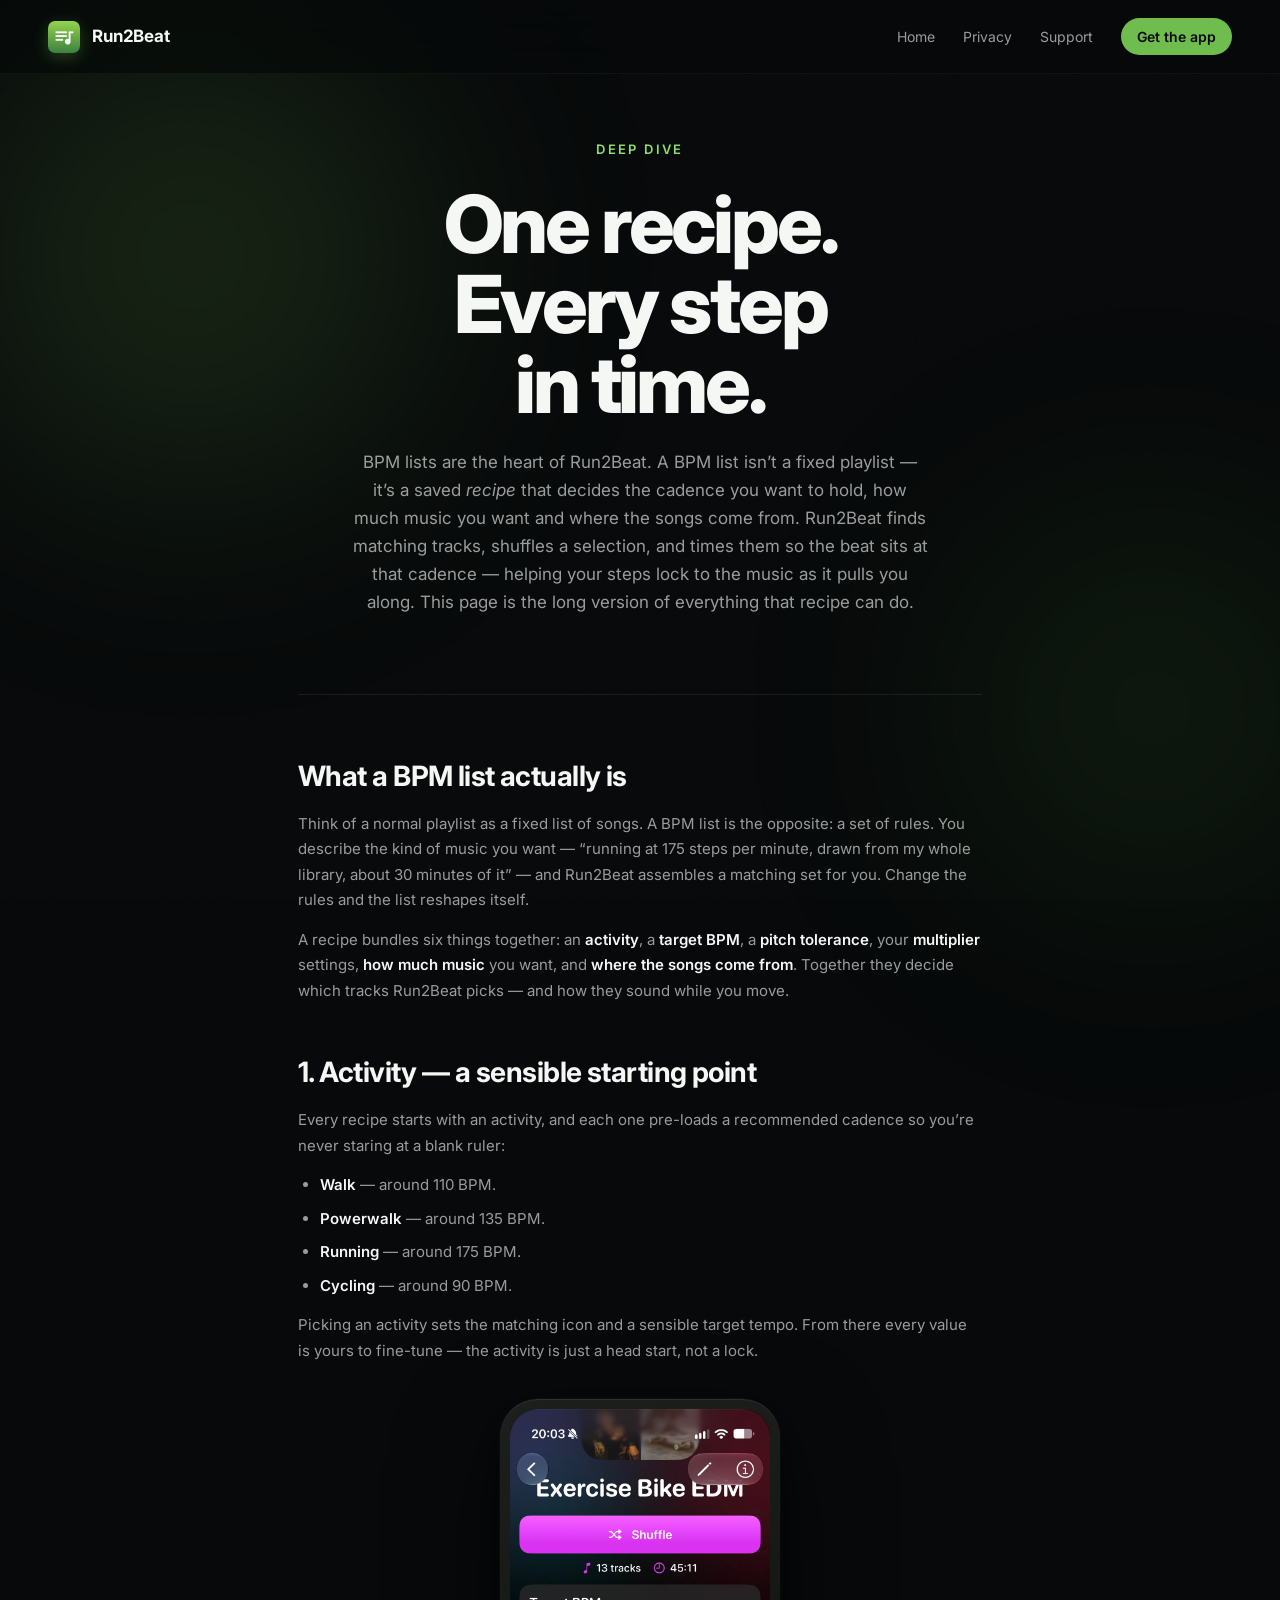
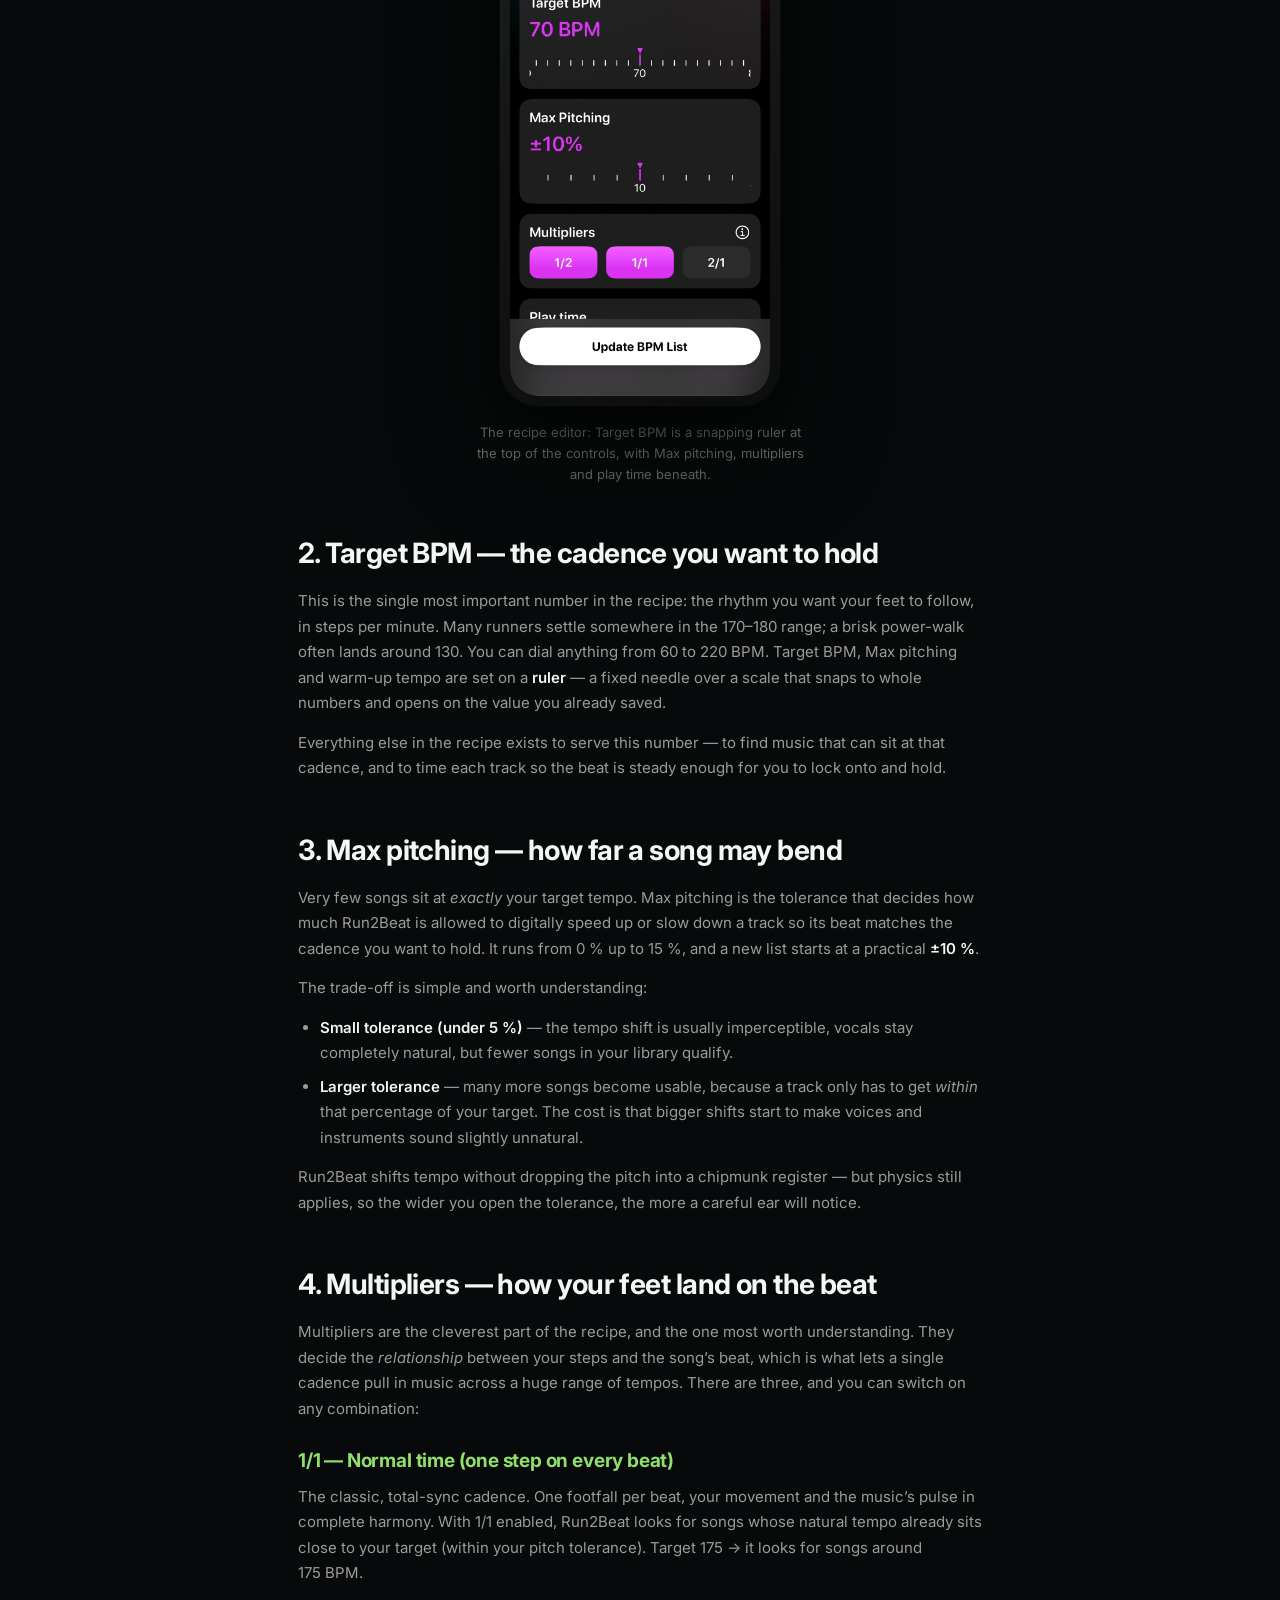
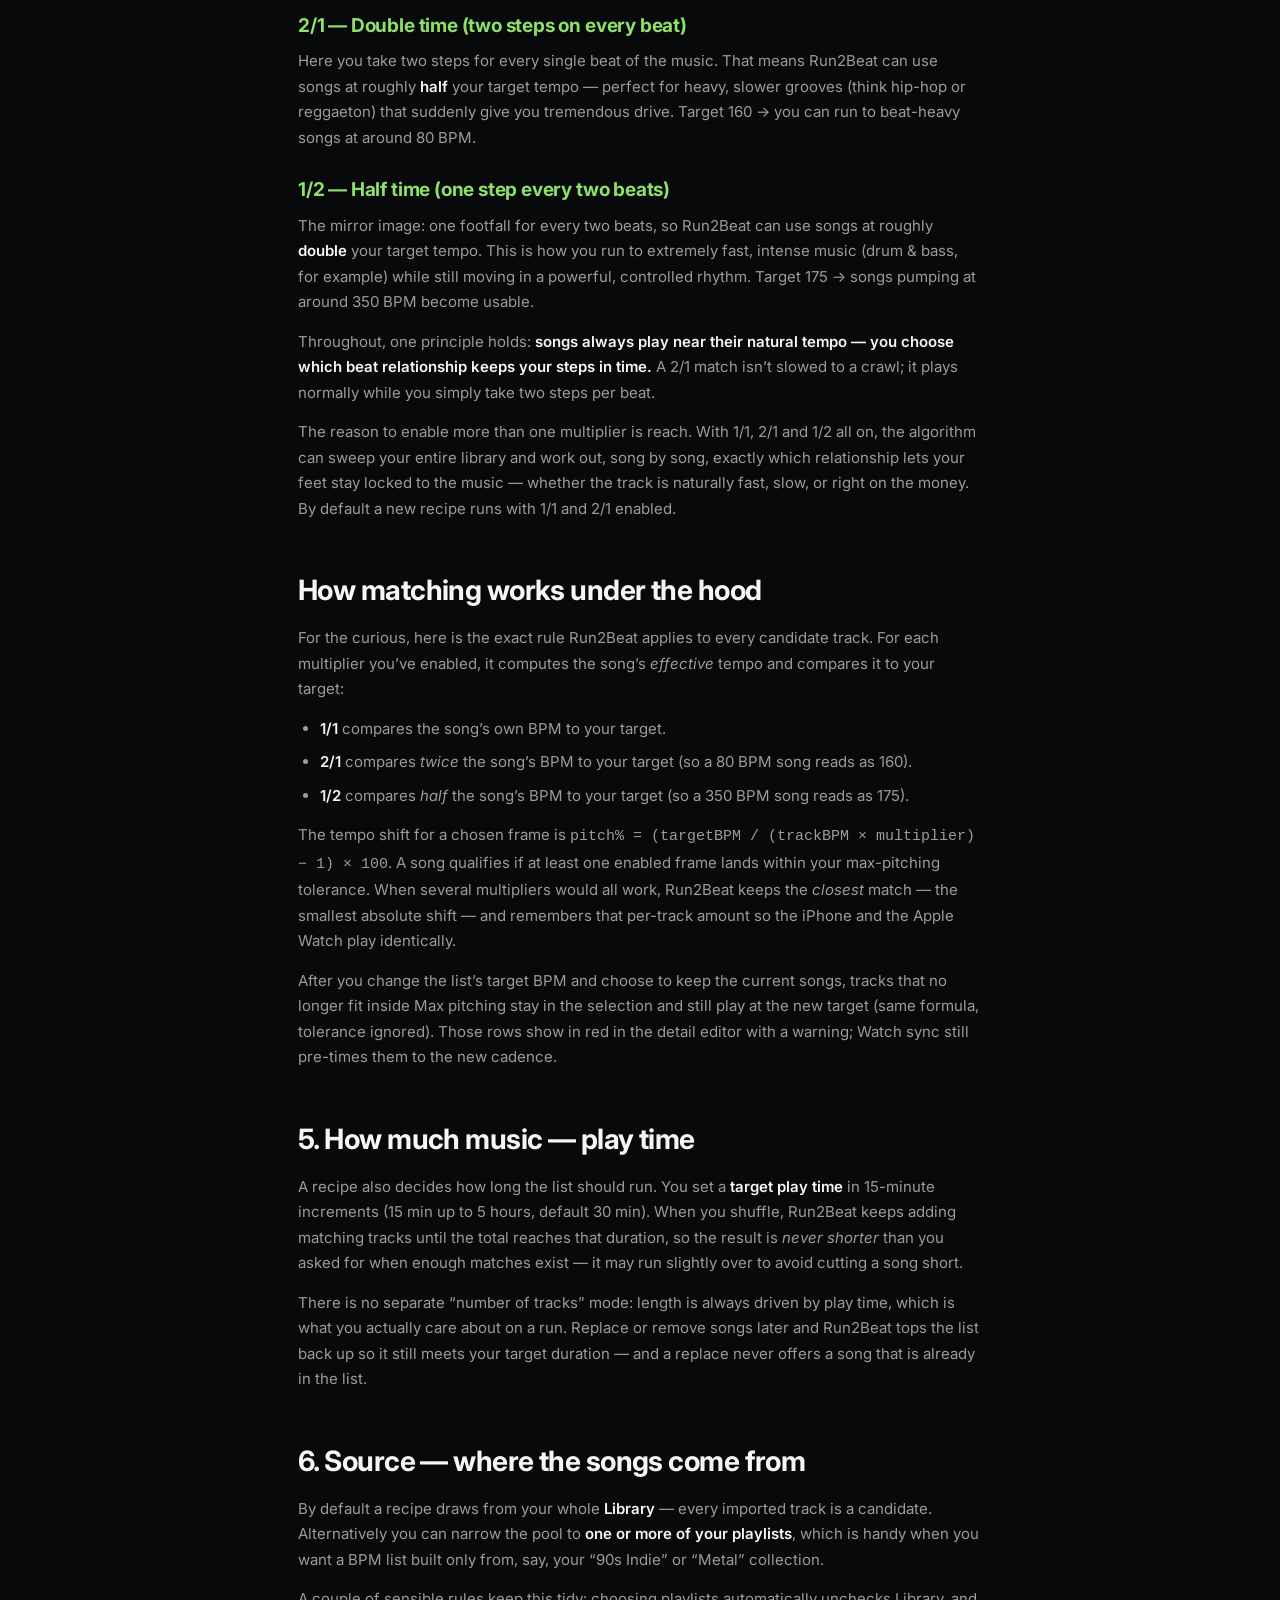
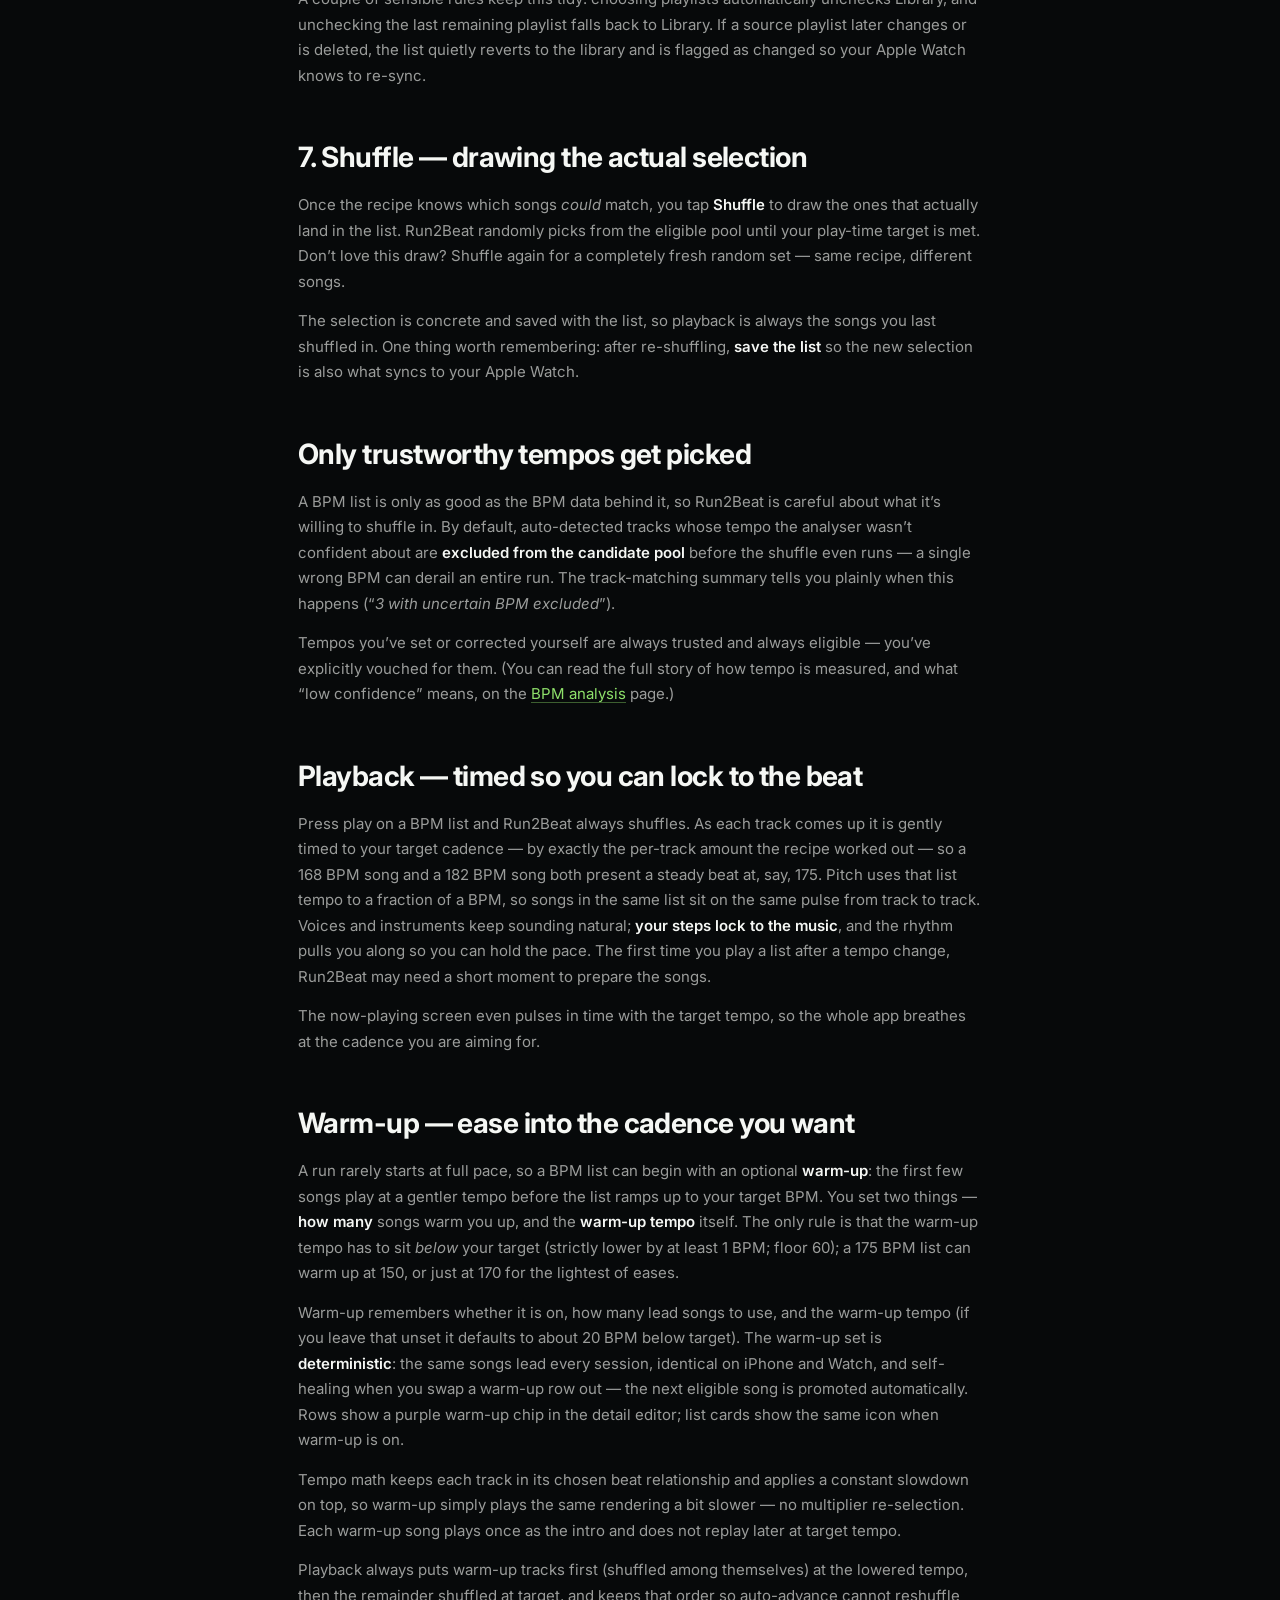
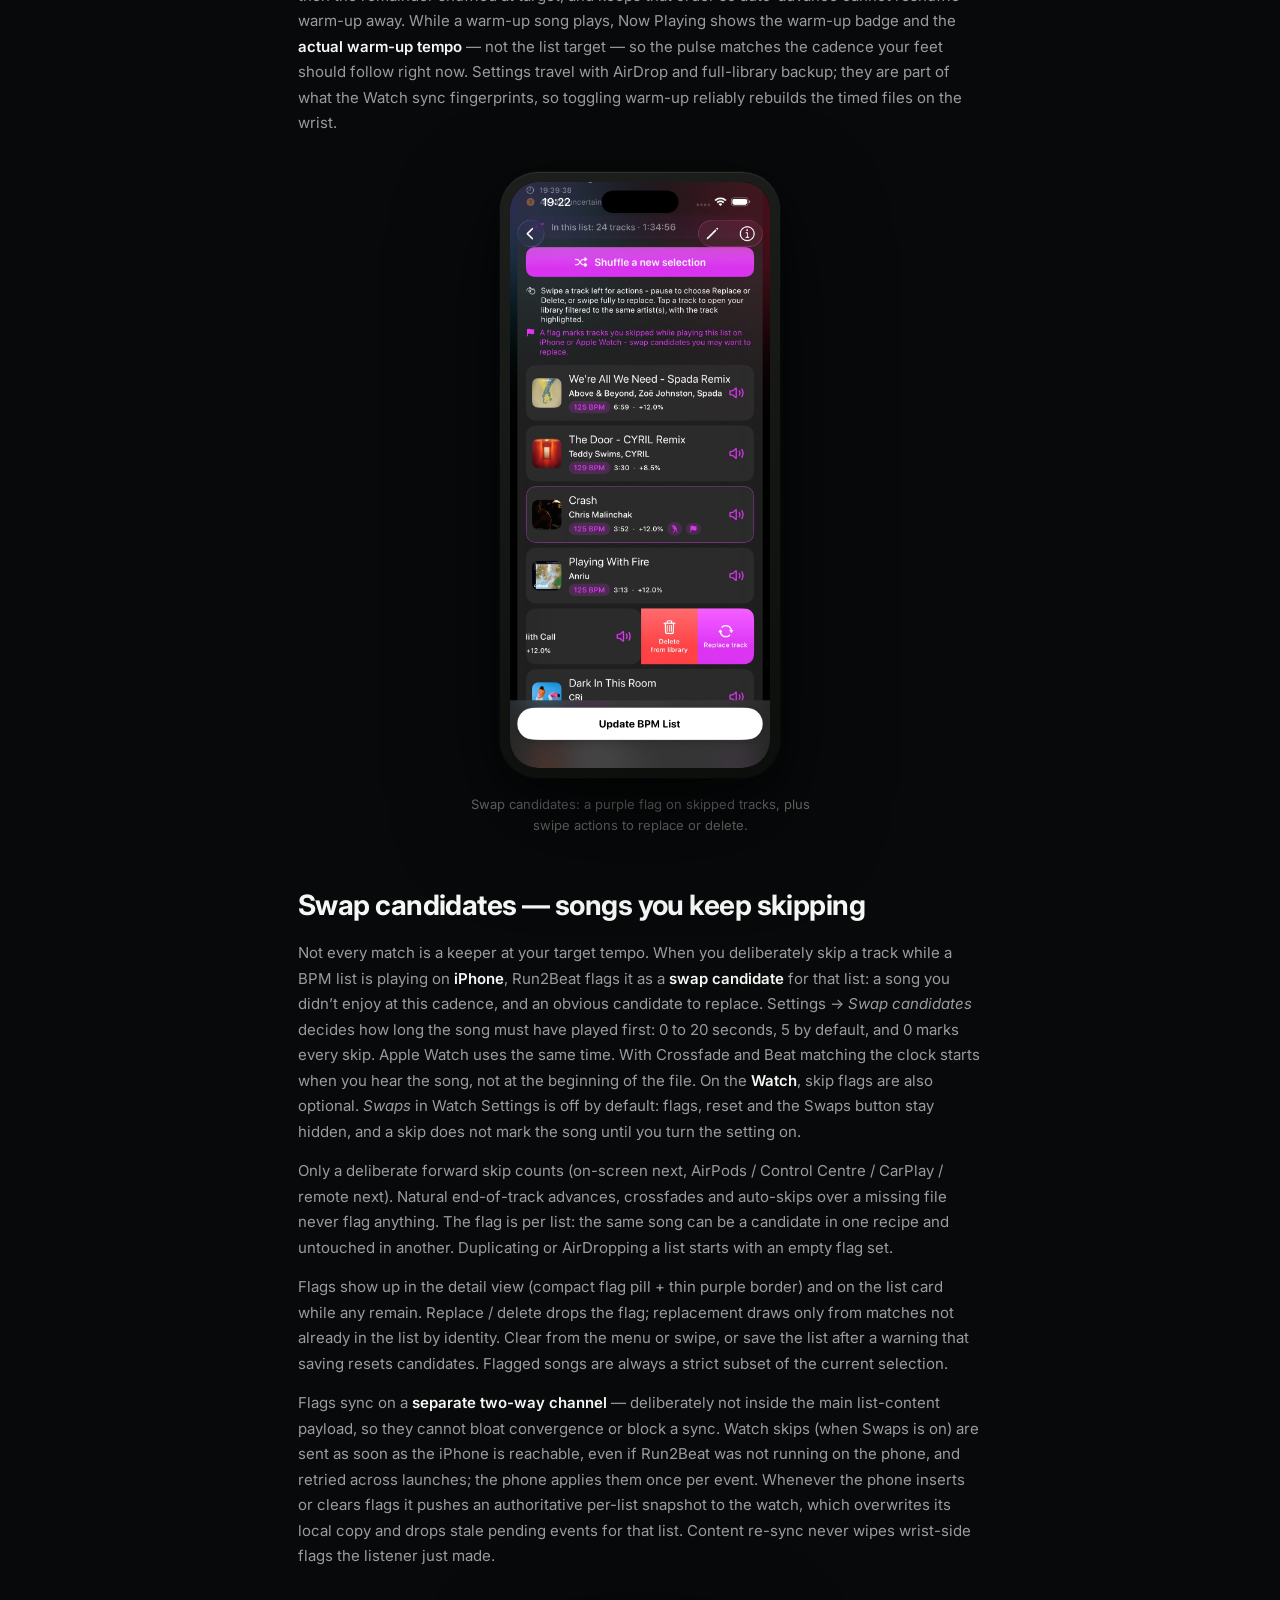
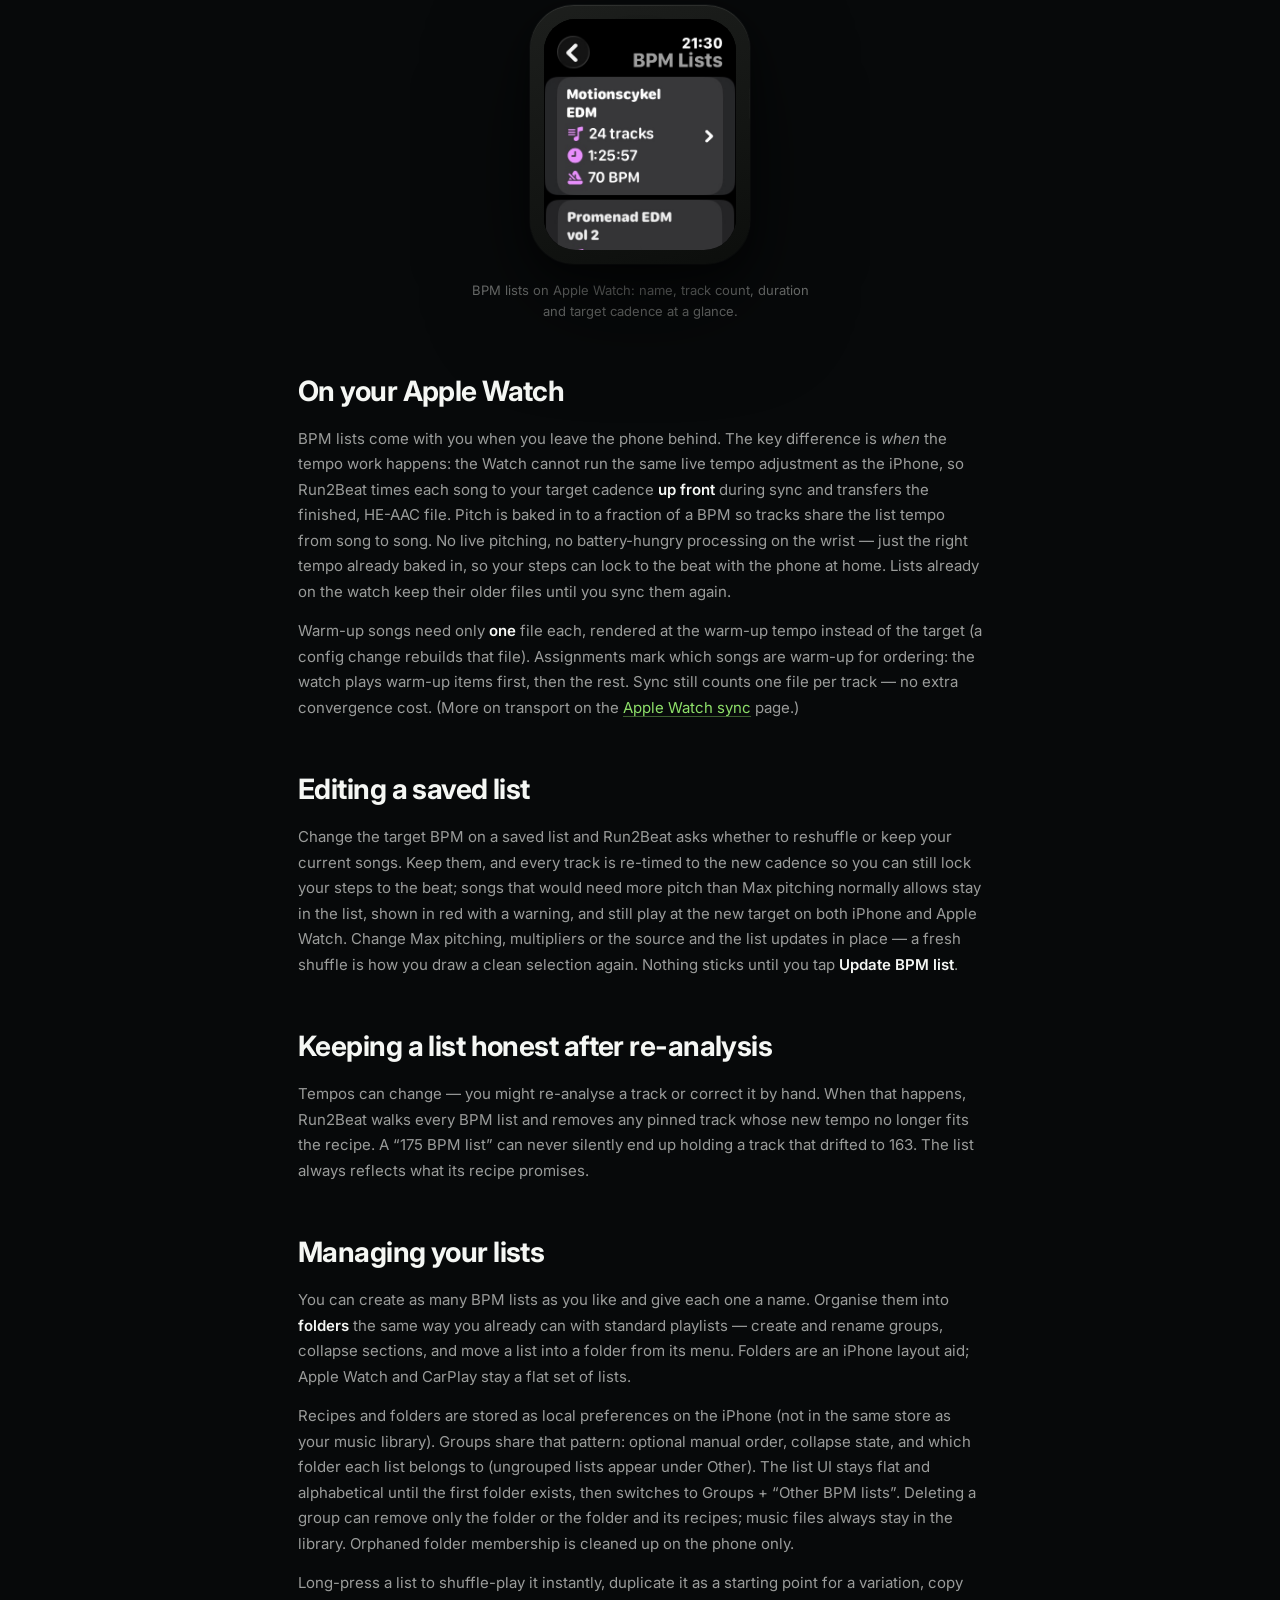
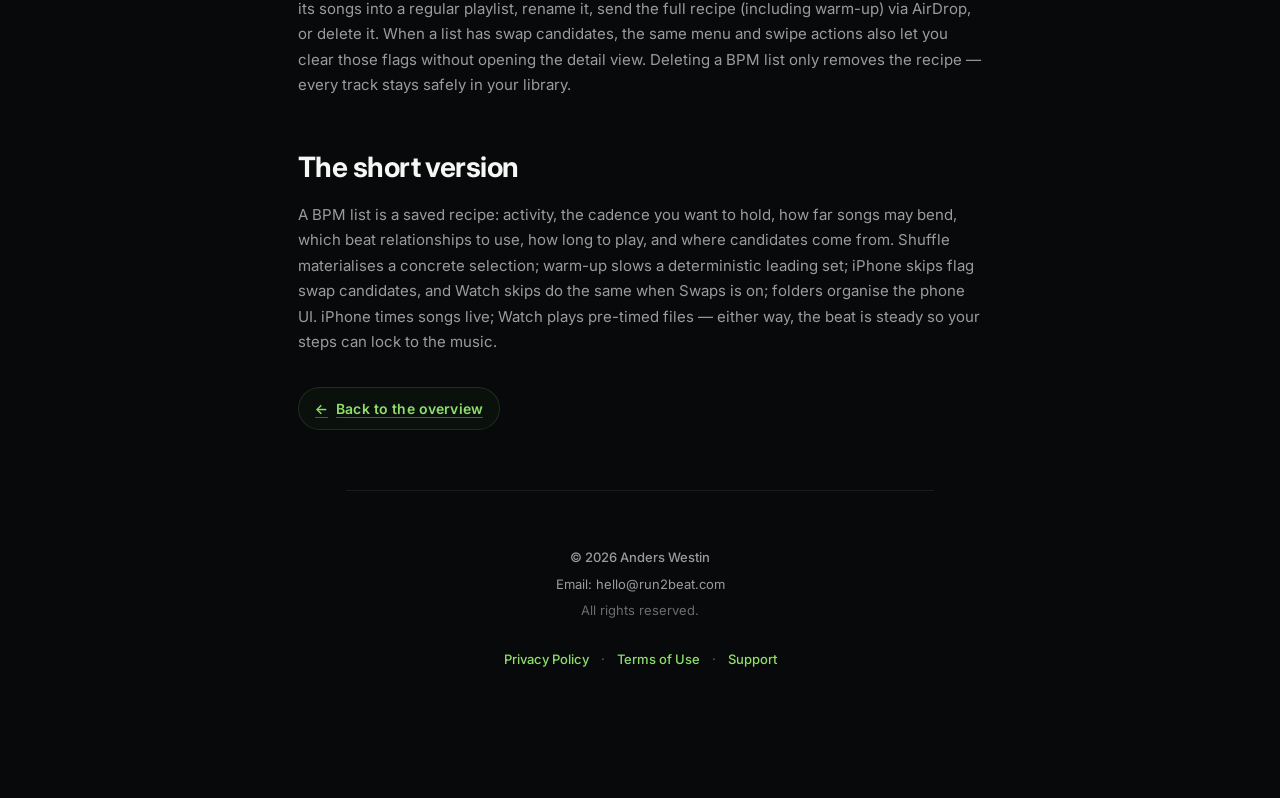
<file: bpm-lists.html>
<!DOCTYPE html>
<html lang="en">
<head>
    <meta charset="UTF-8" />
    <meta name="viewport" content="width=device-width, initial-scale=1.0" />
    <title>BPM lists &mdash; Run2Beat</title>
    <meta name="description" content="How BPM lists work in Run2Beat: recipes, multipliers, play time, warm-up, swap candidates, folders, and Apple Watch pre-timed variants that help you keep your steps locked to the beat." />
    <meta name="theme-color" content="#0a0d0a" />

    <!-- Google tag (gtag.js) -->
    <script async src="https://www.googletagmanager.com/gtag/js?id=G-TS1EQ35CVJ"></script>
    <script>
      window.dataLayer = window.dataLayer || [];
      function gtag(){dataLayer.push(arguments);}
      gtag('js', new Date());
      gtag('config', 'G-TS1EQ35CVJ');
    </script>


    <link rel="icon" type="image/png" href="assets/app-icon.png" />
    <link rel="apple-touch-icon" href="assets/app-icon.png" />
    <link rel="stylesheet" href="styles.css?v=9" />
    <link rel="preconnect" href="https://fonts.googleapis.com" />
    <link rel="preconnect" href="https://fonts.gstatic.com" crossorigin />
    <link href="https://fonts.googleapis.com/css2?family=Inter:wght@300;400;500;600;700;800;900&display=swap" rel="stylesheet" />
</head>
<body>
    <div class="grain"></div>
    <div class="ambient ambient--green"></div>
    <div class="ambient ambient--mint"></div>

    <header class="nav">
        <a href="index.html" class="nav__brand">
            <img src="assets/app-icon.png" alt="" class="nav__icon" />
            <span class="nav__name">Run2Beat</span>
        </a>
        <nav class="nav__links">
            <a href="index.html">Home</a>
            <a href="privacy.html">Privacy</a>
            <a href="support.html">Support</a>
            <a href="https://apps.apple.com/app/id6763856621" class="nav__cta js-appstore" target="_blank" rel="noopener">Get the app</a>
        </nav>
    </header>

    <main class="legal">
        <section class="legal__hero">
            <p class="eyebrow eyebrow--center">Deep dive</p>
            <h1 class="legal__title">One recipe.<br />Every step<br />in time.</h1>
            <p class="legal__lede">
                BPM lists are the heart of Run2Beat. A BPM list isn&rsquo;t a fixed playlist &mdash; it&rsquo;s a saved <em>recipe</em> that decides the cadence you want to hold, how much music you want and where the songs come from. Run2Beat finds matching tracks, shuffles a selection, and times them so the beat sits at that cadence &mdash; helping your steps lock to the music as it pulls you along. This page is the long version of everything that recipe can do.
            </p>
        </section>

        <section class="legal__body">

            <h2>What a BPM list actually is</h2>
            <p>
                Think of a normal playlist as a fixed list of songs. A BPM list is the opposite: a set of rules. You describe the kind of music you want &mdash; &ldquo;running at 175 steps per minute, drawn from my whole library, about 30 minutes of it&rdquo; &mdash; and Run2Beat assembles a matching set for you. Change the rules and the list reshapes itself.
            </p>
            <p>
                A recipe bundles six things together: an <strong>activity</strong>, a <strong>target BPM</strong>, a <strong>pitch tolerance</strong>, your <strong>multiplier</strong> settings, <strong>how much music</strong> you want, and <strong>where the songs come from</strong>. Together they decide which tracks Run2Beat picks &mdash; and how they sound while you move.
            </p>

            <h2>1. Activity &mdash; a sensible starting point</h2>
            <p>
                Every recipe starts with an activity, and each one pre-loads a recommended cadence so you&rsquo;re never staring at a blank ruler:
            </p>
            <ul>
                <li><strong>Walk</strong> &mdash; around 110&nbsp;BPM.</li>
                <li><strong>Powerwalk</strong> &mdash; around 135&nbsp;BPM.</li>
                <li><strong>Running</strong> &mdash; around 175&nbsp;BPM.</li>
                <li><strong>Cycling</strong> &mdash; around 90&nbsp;BPM.</li>
            </ul>
            <p>
                Picking an activity sets the matching icon and a sensible target tempo. From there every value is yours to fine-tune &mdash; the activity is just a head start, not a lock.
            </p>

            <figure class="legal__figure">
                <div class="phone-frame" data-screenshot="bpm-lists-target">
                    <img src="assets/screenshots/bpm-lists.jpg?v=20260929" alt="BPM list editor for Exercise Bike EDM, with Target BPM at 70, Max Pitching at ±10%, and multipliers 1/2 and 1/1 selected" onerror="this.style.display='none'" />
                    <div class="phone-frame__placeholder">
                        <div class="phone-frame__dot"></div>
                        <strong>Target BPM</strong>
                        <span>Screenshot placeholder</span>
                        <small>bpm-lists.jpg</small>
                    </div>
                </div>
                <figcaption>The recipe editor: Target BPM is a snapping ruler at the top of the controls, with Max pitching, multipliers and play time beneath.</figcaption>
            </figure>

            <h2>2. Target BPM &mdash; the cadence you want to hold</h2>
            <p>
                This is the single most important number in the recipe: the rhythm you want your feet to follow, in steps per minute. Many runners settle somewhere in the 170&ndash;180 range; a brisk power-walk often lands around 130. You can dial anything from 60 to 220&nbsp;BPM. Target BPM, Max pitching and warm-up tempo are set on a <strong>ruler</strong> &mdash; a fixed needle over a scale that snaps to whole numbers and opens on the value you already saved.
            </p>
            <p>
                Everything else in the recipe exists to serve this number &mdash; to find music that can sit at that cadence, and to time each track so the beat is steady enough for you to lock onto and hold.
            </p>

            <h2>3. Max pitching &mdash; how far a song may bend</h2>
            <p>
                Very few songs sit at <em>exactly</em> your target tempo. Max pitching is the tolerance that decides how much Run2Beat is allowed to digitally speed up or slow down a track so its beat matches the cadence you want to hold. It runs from 0&nbsp;% up to 15&nbsp;%, and a new list starts at a practical <strong>&plusmn;10&nbsp;%</strong>.
            </p>
            <p>
                The trade-off is simple and worth understanding:
            </p>
            <ul>
                <li><strong>Small tolerance (under 5&nbsp;%)</strong> &mdash; the tempo shift is usually imperceptible, vocals stay completely natural, but fewer songs in your library qualify.</li>
                <li><strong>Larger tolerance</strong> &mdash; many more songs become usable, because a track only has to get <em>within</em> that percentage of your target. The cost is that bigger shifts start to make voices and instruments sound slightly unnatural.</li>
            </ul>
            <p>
                Run2Beat shifts tempo without dropping the pitch into a chipmunk register &mdash; but physics still applies, so the wider you open the tolerance, the more a careful ear will notice.
            </p>

            <h2>4. Multipliers &mdash; how your feet land on the beat</h2>
            <p>
                Multipliers are the cleverest part of the recipe, and the one most worth understanding. They decide the <em>relationship</em> between your steps and the song&rsquo;s beat, which is what lets a single cadence pull in music across a huge range of tempos. There are three, and you can switch on any combination:
            </p>

            <h3>1/1 &mdash; Normal time (one step on every beat)</h3>
            <p>
                The classic, total-sync cadence. One footfall per beat, your movement and the music&rsquo;s pulse in complete harmony. With 1/1 enabled, Run2Beat looks for songs whose natural tempo already sits close to your target (within your pitch tolerance). Target 175 &rarr; it looks for songs around 175&nbsp;BPM.
            </p>

            <h3>2/1 &mdash; Double time (two steps on every beat)</h3>
            <p>
                Here you take two steps for every single beat of the music. That means Run2Beat can use songs at roughly <strong>half</strong> your target tempo &mdash; perfect for heavy, slower grooves (think hip-hop or reggaeton) that suddenly give you tremendous drive. Target 160 &rarr; you can run to beat-heavy songs at around 80&nbsp;BPM.
            </p>

            <h3>1/2 &mdash; Half time (one step every two beats)</h3>
            <p>
                The mirror image: one footfall for every two beats, so Run2Beat can use songs at roughly <strong>double</strong> your target tempo. This is how you run to extremely fast, intense music (drum &amp; bass, for example) while still moving in a powerful, controlled rhythm. Target 175 &rarr; songs pumping at around 350&nbsp;BPM become usable.
            </p>

            <p>
                Throughout, one principle holds: <strong>songs always play near their natural tempo &mdash; you choose which beat relationship keeps your steps in time.</strong> A 2/1 match isn&rsquo;t slowed to a crawl; it plays normally while you simply take two steps per beat.
            </p>
            <p>
                The reason to enable more than one multiplier is reach. With 1/1, 2/1 and 1/2 all on, the algorithm can sweep your entire library and work out, song by song, exactly which relationship lets your feet stay locked to the music &mdash; whether the track is naturally fast, slow, or right on the money. By default a new recipe runs with 1/1 and 2/1 enabled.
            </p>

            <h2>How matching works under the hood</h2>
            <p>
                For the curious, here is the exact rule Run2Beat applies to every candidate track. For each multiplier you&rsquo;ve enabled, it computes the song&rsquo;s <em>effective</em> tempo and compares it to your target:
            </p>
            <ul>
                <li><strong>1/1</strong> compares the song&rsquo;s own BPM to your target.</li>
                <li><strong>2/1</strong> compares <em>twice</em> the song&rsquo;s BPM to your target (so a 80&nbsp;BPM song reads as 160).</li>
                <li><strong>1/2</strong> compares <em>half</em> the song&rsquo;s BPM to your target (so a 350&nbsp;BPM song reads as 175).</li>
            </ul>
            <p>
                The tempo shift for a chosen frame is <code>pitch% = (targetBPM / (trackBPM &times; multiplier) &minus; 1) &times; 100</code>. A song qualifies if at least one enabled frame lands within your max-pitching tolerance. When several multipliers would all work, Run2Beat keeps the <em>closest</em> match &mdash; the smallest absolute shift &mdash; and remembers that per-track amount so the iPhone and the Apple Watch play identically.
            </p>
            <p>
                After you change the list&rsquo;s target BPM and choose to keep the current songs, tracks that no longer fit inside Max pitching stay in the selection and still play at the new target (same formula, tolerance ignored). Those rows show in red in the detail editor with a warning; Watch sync still pre-times them to the new cadence.
            </p>

            <h2>5. How much music &mdash; play time</h2>
            <p>
                A recipe also decides how long the list should run. You set a <strong>target play time</strong> in 15-minute increments (15&nbsp;min up to 5&nbsp;hours, default 30&nbsp;min). When you shuffle, Run2Beat keeps adding matching tracks until the total reaches that duration, so the result is <em>never shorter</em> than you asked for when enough matches exist &mdash; it may run slightly over to avoid cutting a song short.
            </p>
            <p>
                There is no separate &ldquo;number of tracks&rdquo; mode: length is always driven by play time, which is what you actually care about on a run. Replace or remove songs later and Run2Beat tops the list back up so it still meets your target duration &mdash; and a replace never offers a song that is already in the list.
            </p>

            <h2>6. Source &mdash; where the songs come from</h2>
            <p>
                By default a recipe draws from your whole <strong>Library</strong> &mdash; every imported track is a candidate. Alternatively you can narrow the pool to <strong>one or more of your playlists</strong>, which is handy when you want a BPM list built only from, say, your &ldquo;90s Indie&rdquo; or &ldquo;Metal&rdquo; collection.
            </p>
            <p>
                A couple of sensible rules keep this tidy: choosing playlists automatically unchecks Library, and unchecking the last remaining playlist falls back to Library. If a source playlist later changes or is deleted, the list quietly reverts to the library and is flagged as changed so your Apple Watch knows to re-sync.
            </p>

            <h2>7. Shuffle &mdash; drawing the actual selection</h2>
            <p>
                Once the recipe knows which songs <em>could</em> match, you tap <strong>Shuffle</strong> to draw the ones that actually land in the list. Run2Beat randomly picks from the eligible pool until your play-time target is met. Don&rsquo;t love this draw? Shuffle again for a completely fresh random set &mdash; same recipe, different songs.
            </p>
            <p>
                The selection is concrete and saved with the list, so playback is always the songs you last shuffled in. One thing worth remembering: after re-shuffling, <strong>save the list</strong> so the new selection is also what syncs to your Apple Watch.
            </p>

            <h2>Only trustworthy tempos get picked</h2>
            <p>
                A BPM list is only as good as the BPM data behind it, so Run2Beat is careful about what it&rsquo;s willing to shuffle in. By default, auto-detected tracks whose tempo the analyser wasn&rsquo;t confident about are <strong>excluded from the candidate pool</strong> before the shuffle even runs &mdash; a single wrong BPM can derail an entire run. The track-matching summary tells you plainly when this happens (&ldquo;<em>3 with uncertain BPM excluded</em>&rdquo;).
            </p>
            <p>
                Tempos you&rsquo;ve set or corrected yourself are always trusted and always eligible &mdash; you&rsquo;ve explicitly vouched for them. (You can read the full story of how tempo is measured, and what &ldquo;low confidence&rdquo; means, on the <a href="bpm-analysis.html">BPM analysis</a> page.)
            </p>

            <h2>Playback &mdash; timed so you can lock to the beat</h2>
            <p>
                Press play on a BPM list and Run2Beat always shuffles. As each track comes up it is gently timed to your target cadence &mdash; by exactly the per-track amount the recipe worked out &mdash; so a 168&nbsp;BPM song and a 182&nbsp;BPM song both present a steady beat at, say, 175. Pitch uses that list tempo to a fraction of a BPM, so songs in the same list sit on the same pulse from track to track. Voices and instruments keep sounding natural; <strong>your steps lock to the music</strong>, and the rhythm pulls you along so you can hold the pace. The first time you play a list after a tempo change, Run2Beat may need a short moment to prepare the songs.
            </p>
            <p>
                The now-playing screen even pulses in time with the target tempo, so the whole app breathes at the cadence you are aiming for.
            </p>

            <h2>Warm-up &mdash; ease into the cadence you want</h2>
            <p>
                A run rarely starts at full pace, so a BPM list can begin with an optional <strong>warm-up</strong>: the first few songs play at a gentler tempo before the list ramps up to your target BPM. You set two things &mdash; <strong>how many</strong> songs warm you up, and the <strong>warm-up tempo</strong> itself. The only rule is that the warm-up tempo has to sit <em>below</em> your target (strictly lower by at least 1&nbsp;BPM; floor 60); a 175&nbsp;BPM list can warm up at 150, or just at 170 for the lightest of eases.
            </p>
            <p>
                Warm-up remembers whether it is on, how many lead songs to use, and the warm-up tempo (if you leave that unset it defaults to about 20&nbsp;BPM below target). The warm-up set is <strong>deterministic</strong>: the same songs lead every session, identical on iPhone and Watch, and self-healing when you swap a warm-up row out &mdash; the next eligible song is promoted automatically. Rows show a purple warm-up chip in the detail editor; list cards show the same icon when warm-up is on.
            </p>
            <p>
                Tempo math keeps each track in its chosen beat relationship and applies a constant slowdown on top, so warm-up simply plays the same rendering a bit slower &mdash; no multiplier re-selection. Each warm-up song plays once as the intro and does not replay later at target tempo.
            </p>
            <p>
                Playback always puts warm-up tracks first (shuffled among themselves) at the lowered tempo, then the remainder shuffled at target, and keeps that order so auto-advance cannot reshuffle warm-up away. While a warm-up song plays, Now Playing shows the warm-up badge and the <strong>actual warm-up tempo</strong> &mdash; not the list target &mdash; so the pulse matches the cadence your feet should follow right now. Settings travel with AirDrop and full-library backup; they are part of what the Watch sync fingerprints, so toggling warm-up reliably rebuilds the timed files on the wrist.
            </p>

            <figure class="legal__figure">
                <div class="phone-frame" data-screenshot="bpm-lists-swap">
                    <img src="assets/screenshots/bpm-lists-swap.jpg" alt="BPM list track rows with a purple swap-candidate flag and a swipe revealing Replace and Delete actions" onerror="this.style.display='none'" />
                    <div class="phone-frame__placeholder">
                        <div class="phone-frame__dot"></div>
                        <strong>Swap candidates</strong>
                        <span>Screenshot placeholder</span>
                        <small>bpm-lists-swap.jpg</small>
                    </div>
                </div>
                <figcaption>Swap candidates: a purple flag on skipped tracks, plus swipe actions to replace or delete.</figcaption>
            </figure>

            <h2>Swap candidates &mdash; songs you keep skipping</h2>
            <p>
                Not every match is a keeper at your target tempo. When you deliberately skip a track while a BPM list is playing on <strong>iPhone</strong>, Run2Beat flags it as a <strong>swap candidate</strong> for that list: a song you didn&rsquo;t enjoy at this cadence, and an obvious candidate to replace. Settings &rarr; <em>Swap candidates</em> decides how long the song must have played first: 0 to 20 seconds, 5 by default, and 0 marks every skip. Apple Watch uses the same time. With Crossfade and Beat matching the clock starts when you hear the song, not at the beginning of the file. On the <strong>Watch</strong>, skip flags are also optional. <em>Swaps</em> in Watch Settings is off by default: flags, reset and the Swaps button stay hidden, and a skip does not mark the song until you turn the setting on.
            </p>
            <p>
                Only a deliberate forward skip counts (on-screen next, AirPods / Control Centre / CarPlay / remote next). Natural end-of-track advances, crossfades and auto-skips over a missing file never flag anything. The flag is per list: the same song can be a candidate in one recipe and untouched in another. Duplicating or AirDropping a list starts with an empty flag set.
            </p>
            <p>
                Flags show up in the detail view (compact flag pill + thin purple border) and on the list card while any remain. Replace / delete drops the flag; replacement draws only from matches not already in the list by identity. Clear from the menu or swipe, or save the list after a warning that saving resets candidates. Flagged songs are always a strict subset of the current selection.
            </p>
            <p>
                Flags sync on a <strong>separate two-way channel</strong> &mdash; deliberately not inside the main list-content payload, so they cannot bloat convergence or block a sync. Watch skips (when Swaps is on) are sent as soon as the iPhone is reachable, even if Run2Beat was not running on the phone, and retried across launches; the phone applies them once per event. Whenever the phone inserts or clears flags it pushes an authoritative per-list snapshot to the watch, which overwrites its local copy and drops stale pending events for that list. Content re-sync never wipes wrist-side flags the listener just made.
            </p>

            <figure class="legal__figure">
                <div class="phone-frame phone-frame--watch" data-screenshot="bpm-lists-watch">
                    <img src="assets/screenshots/bpm-lists-watch.jpg" alt="Apple Watch BPM Lists screen showing Motionscykel EDM with 24 tracks, duration and 70 BPM" onerror="this.style.display='none'" />
                    <div class="phone-frame__placeholder">
                        <div class="phone-frame__dot"></div>
                        <strong>Apple Watch</strong>
                        <span>Screenshot placeholder</span>
                        <small>bpm-lists-watch.jpg</small>
                    </div>
                </div>
                <figcaption>BPM lists on Apple Watch: name, track count, duration and target cadence at a glance.</figcaption>
            </figure>

            <h2>On your Apple Watch</h2>
            <p>
                BPM lists come with you when you leave the phone behind. The key difference is <em>when</em> the tempo work happens: the Watch cannot run the same live tempo adjustment as the iPhone, so Run2Beat times each song to your target cadence <strong>up front</strong> during sync and transfers the finished, HE-AAC file. Pitch is baked in to a fraction of a BPM so tracks share the list tempo from song to song. No live pitching, no battery-hungry processing on the wrist &mdash; just the right tempo already baked in, so your steps can lock to the beat with the phone at home. Lists already on the watch keep their older files until you sync them again.
            </p>
            <p>
                Warm-up songs need only <strong>one</strong> file each, rendered at the warm-up tempo instead of the target (a config change rebuilds that file). Assignments mark which songs are warm-up for ordering: the watch plays warm-up items first, then the rest. Sync still counts one file per track &mdash; no extra convergence cost. (More on transport on the <a href="apple-watch-sync.html">Apple Watch sync</a> page.)
            </p>

            <h2>Editing a saved list</h2>
            <p>
                Change the target BPM on a saved list and Run2Beat asks whether to reshuffle or keep your current songs. Keep them, and every track is re-timed to the new cadence so you can still lock your steps to the beat; songs that would need more pitch than Max pitching normally allows stay in the list, shown in red with a warning, and still play at the new target on both iPhone and Apple Watch. Change Max pitching, multipliers or the source and the list updates in place &mdash; a fresh shuffle is how you draw a clean selection again. Nothing sticks until you tap <strong>Update BPM list</strong>.
            </p>

            <h2>Keeping a list honest after re-analysis</h2>
            <p>
                Tempos can change &mdash; you might re-analyse a track or correct it by hand. When that happens, Run2Beat walks every BPM list and removes any pinned track whose new tempo no longer fits the recipe. A &ldquo;175&nbsp;BPM list&rdquo; can never silently end up holding a track that drifted to 163. The list always reflects what its recipe promises.
            </p>

            <h2>Managing your lists</h2>
            <p>
                You can create as many BPM lists as you like and give each one a name. Organise them into <strong>folders</strong> the same way you already can with standard playlists &mdash; create and rename groups, collapse sections, and move a list into a folder from its menu. Folders are an iPhone layout aid; Apple Watch and CarPlay stay a flat set of lists.
            </p>
            <p>
                Recipes and folders are stored as local preferences on the iPhone (not in the same store as your music library). Groups share that pattern: optional manual order, collapse state, and which folder each list belongs to (ungrouped lists appear under Other). The list UI stays flat and alphabetical until the first folder exists, then switches to Groups + &ldquo;Other BPM lists&rdquo;. Deleting a group can remove only the folder or the folder and its recipes; music files always stay in the library. Orphaned folder membership is cleaned up on the phone only.
            </p>
            <p>
                Long-press a list to shuffle-play it instantly, duplicate it as a starting point for a variation, copy its songs into a regular playlist, rename it, send the full recipe (including warm-up) via AirDrop, or delete it. When a list has swap candidates, the same menu and swipe actions also let you clear those flags without opening the detail view. Deleting a BPM list only removes the recipe &mdash; every track stays safely in your library.
            </p>

            <h2>The short version</h2>
            <p>
                A BPM list is a saved recipe: activity, the cadence you want to hold, how far songs may bend, which beat relationships to use, how long to play, and where candidates come from. Shuffle materialises a concrete selection; warm-up slows a deterministic leading set; iPhone skips flag swap candidates, and Watch skips do the same when Swaps is on; folders organise the phone UI. iPhone times songs live; Watch plays pre-timed files &mdash; either way, the beat is steady so your steps can lock to the music.
            </p>

            <a href="index.html" class="learn-more">
                <span class="learn-more__arrow" style="transform: scaleX(-1);">&rarr;</span>
                Back to the overview
            </a>

        </section>

        <footer class="footer">
            <p class="footer__copyright">© 2026 Anders Westin</p>
            <p>Email: <a href="mailto:hello@run2beat.com">hello@run2beat.com</a></p>
            <p class="footer__sub">All rights reserved.</p>
            <p class="footer__links">
                <a href="privacy.html">Privacy Policy</a>
                <span class="footer__sep">&middot;</span>
                <a href="terms.html">Terms of Use</a>
                <span class="footer__sep">&middot;</span>
                <a href="support.html">Support</a>
            </p>
        </footer>
    </main>

    <!-- App Store dialog -->
    <dialog class="tf-dialog" id="appstore-dialog" aria-labelledby="appstore-dialog-title">
        <button class="tf-dialog__close" type="button" aria-label="Close" data-tf-close>
            <svg viewBox="0 0 24 24" width="20" height="20" aria-hidden="true"><path stroke="currentColor" stroke-width="2" stroke-linecap="round" fill="none" d="M6 6l12 12M18 6L6 18"/></svg>
        </button>
        <div class="tf-dialog__inner">
            <p class="eyebrow eyebrow--center">On the App Store</p>
            <h3 class="tf-dialog__title" id="appstore-dialog-title">Get Run2Beat on your iPhone.</h3>
            <p class="tf-dialog__text">
                Run2Beat runs on iPhone and Apple Watch. Scan the QR code with your iPhone&rsquo;s camera, or open the App Store link below.
            </p>
            <div class="tf-dialog__qr">
                <img src="assets/app-store-qr.svg" alt="QR code to download Run2Beat on the App Store" />
            </div>
            <div class="tf-dialog__url-row">
                <code class="tf-dialog__url" id="appstore-dialog-url">https://apps.apple.com/app/id6763856621</code>
                <button class="tf-dialog__copy" type="button" data-tf-copy aria-label="Copy link">
                    <svg viewBox="0 0 24 24" width="16" height="16" aria-hidden="true"><path stroke="currentColor" stroke-width="2" stroke-linecap="round" stroke-linejoin="round" fill="none" d="M9 3h9a2 2 0 0 1 2 2v9M15 7H6a2 2 0 0 0-2 2v9a2 2 0 0 0 2 2h9a2 2 0 0 0 2-2V9a2 2 0 0 0-2-2z"/></svg>
                    <span data-tf-copy-label>Copy</span>
                </button>
            </div>
            <p class="tf-dialog__hint">Free on the App Store. No account, no ads.</p>
        </div>
    </dialog>

    <script src="script.js?v=7" defer></script>
</body>
</html>
</file>
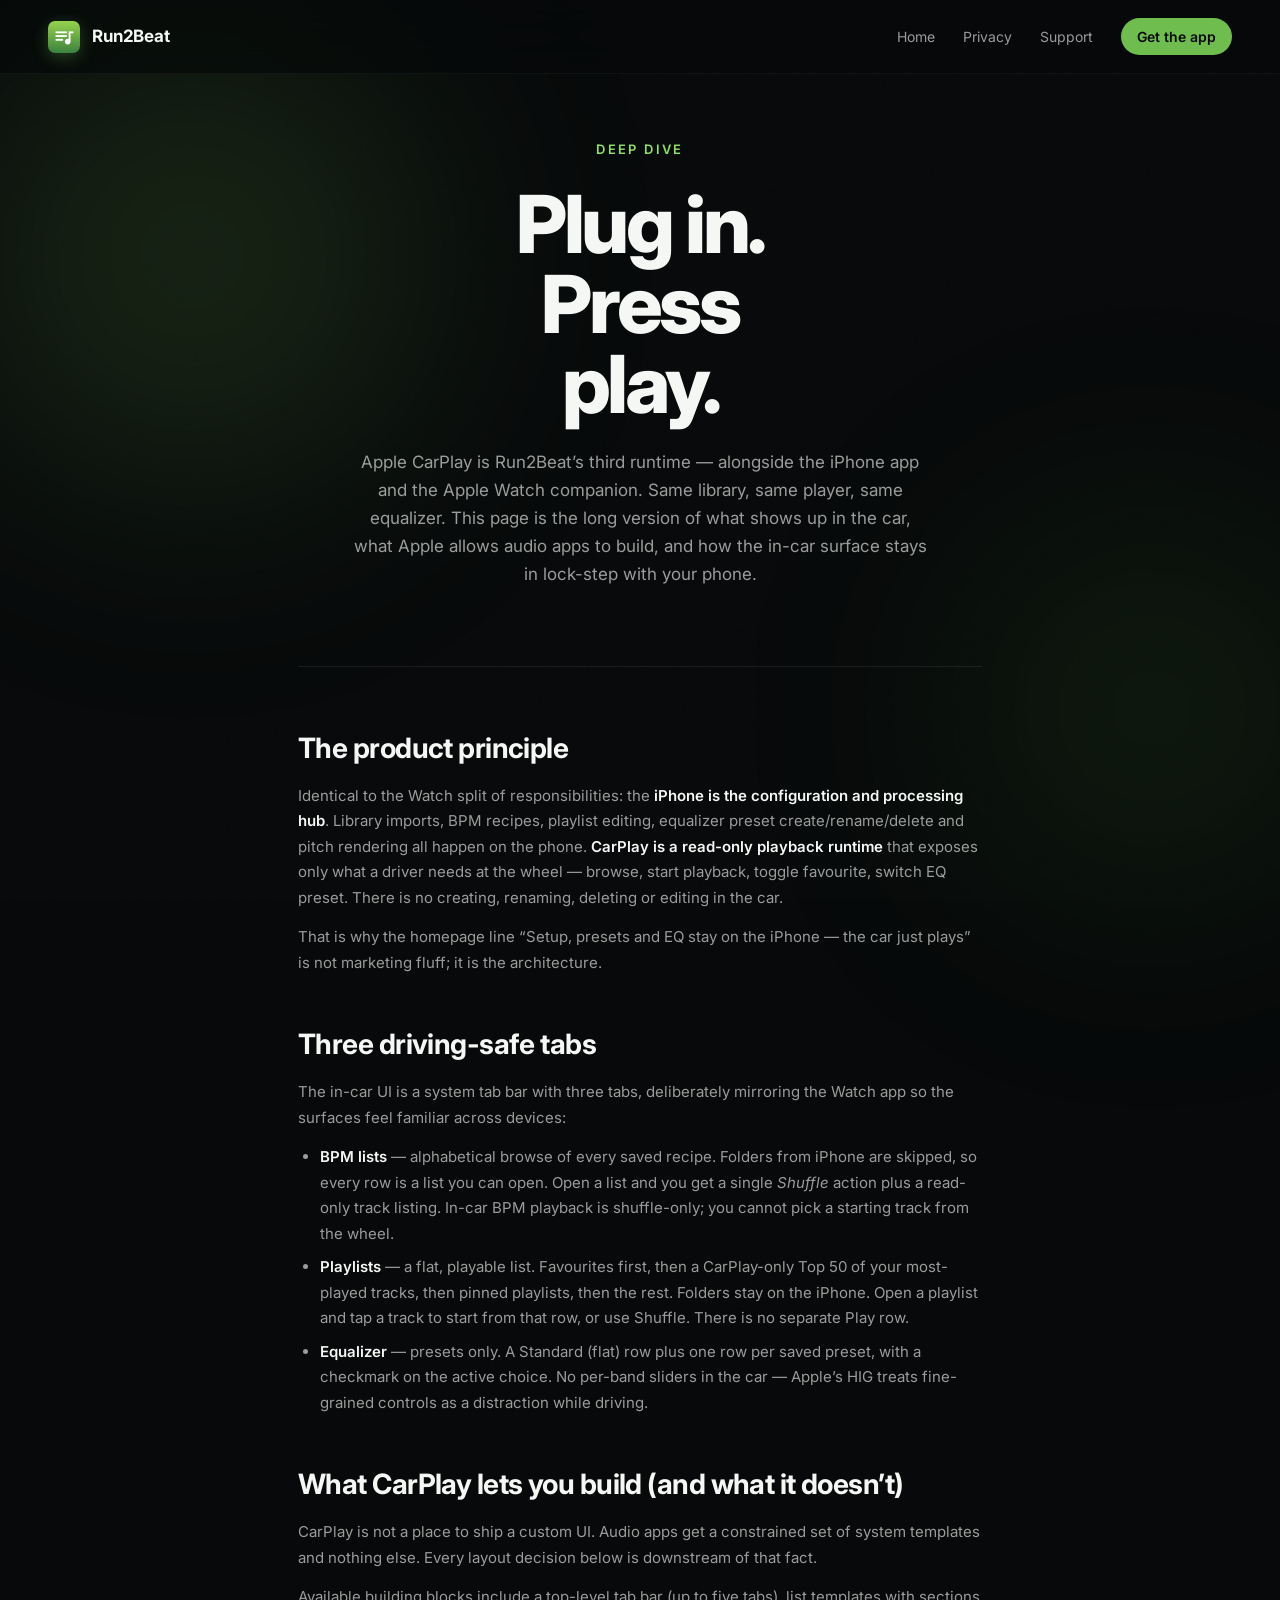
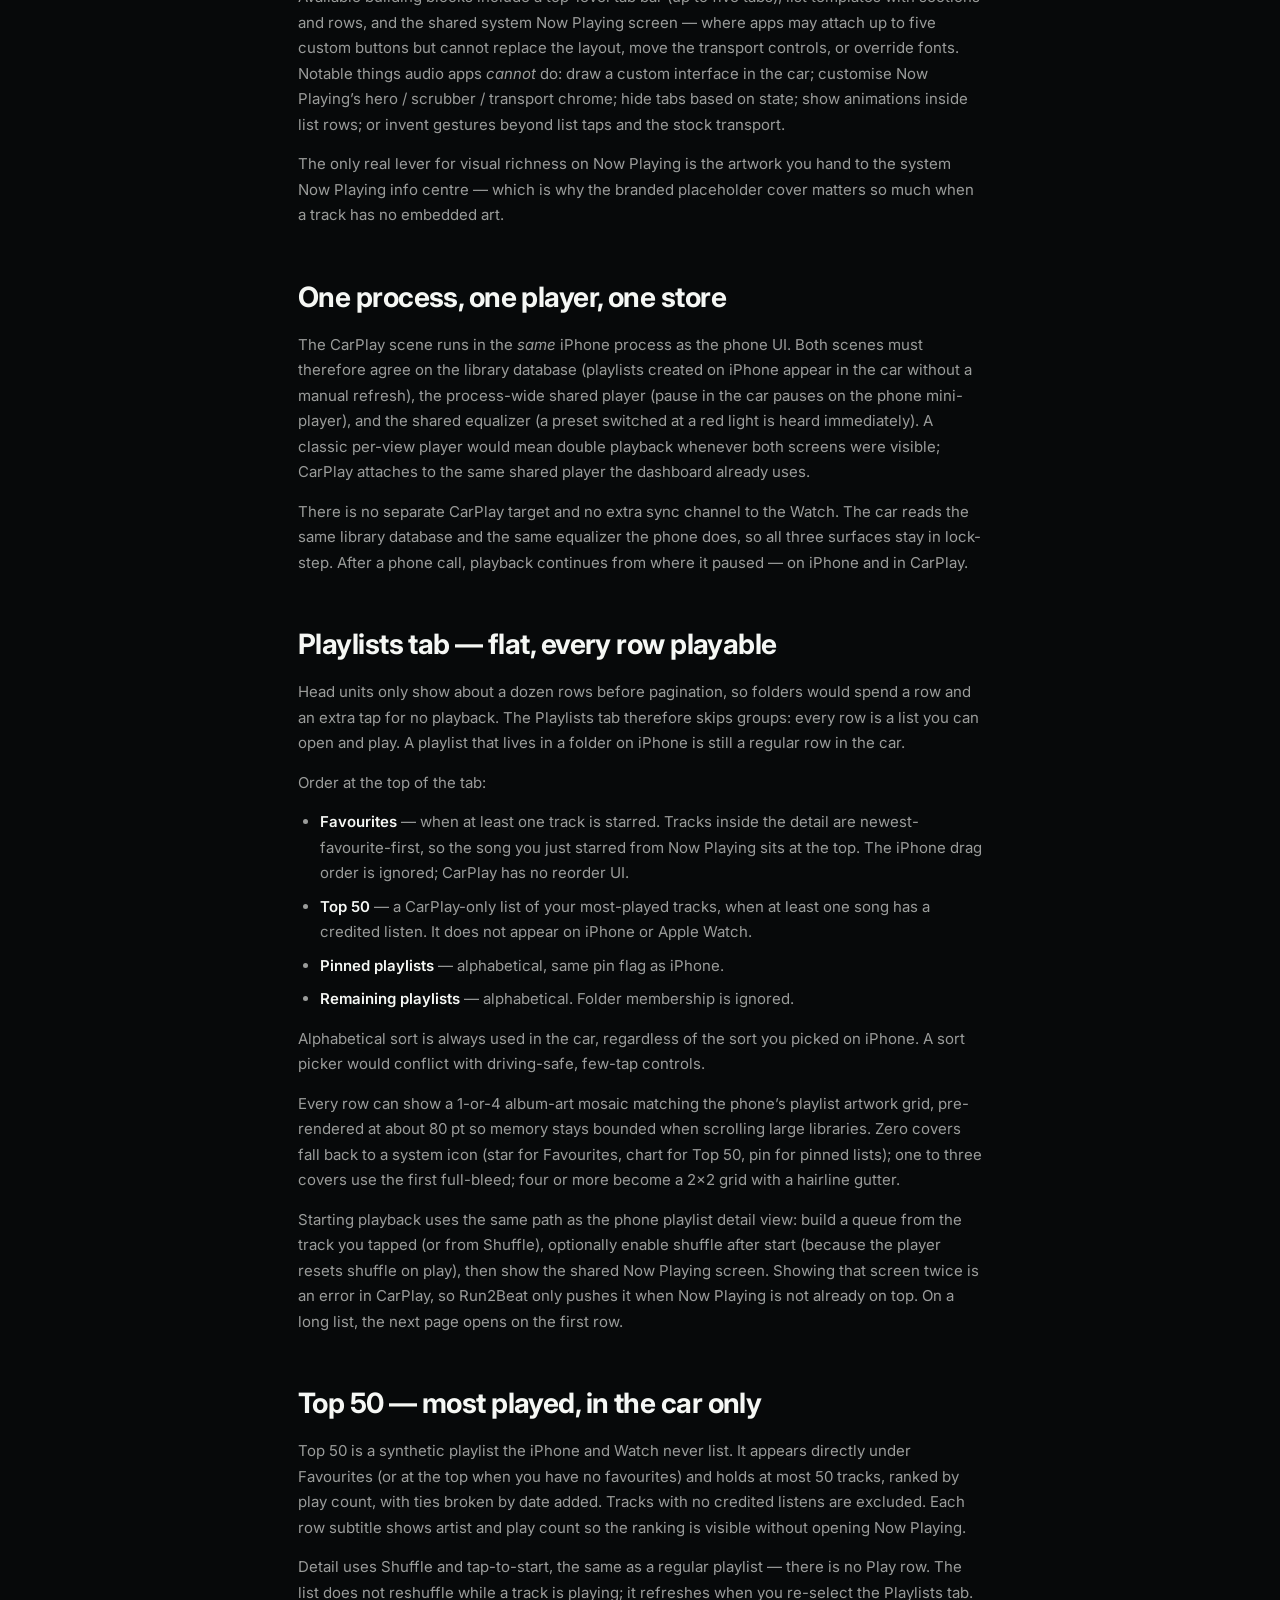
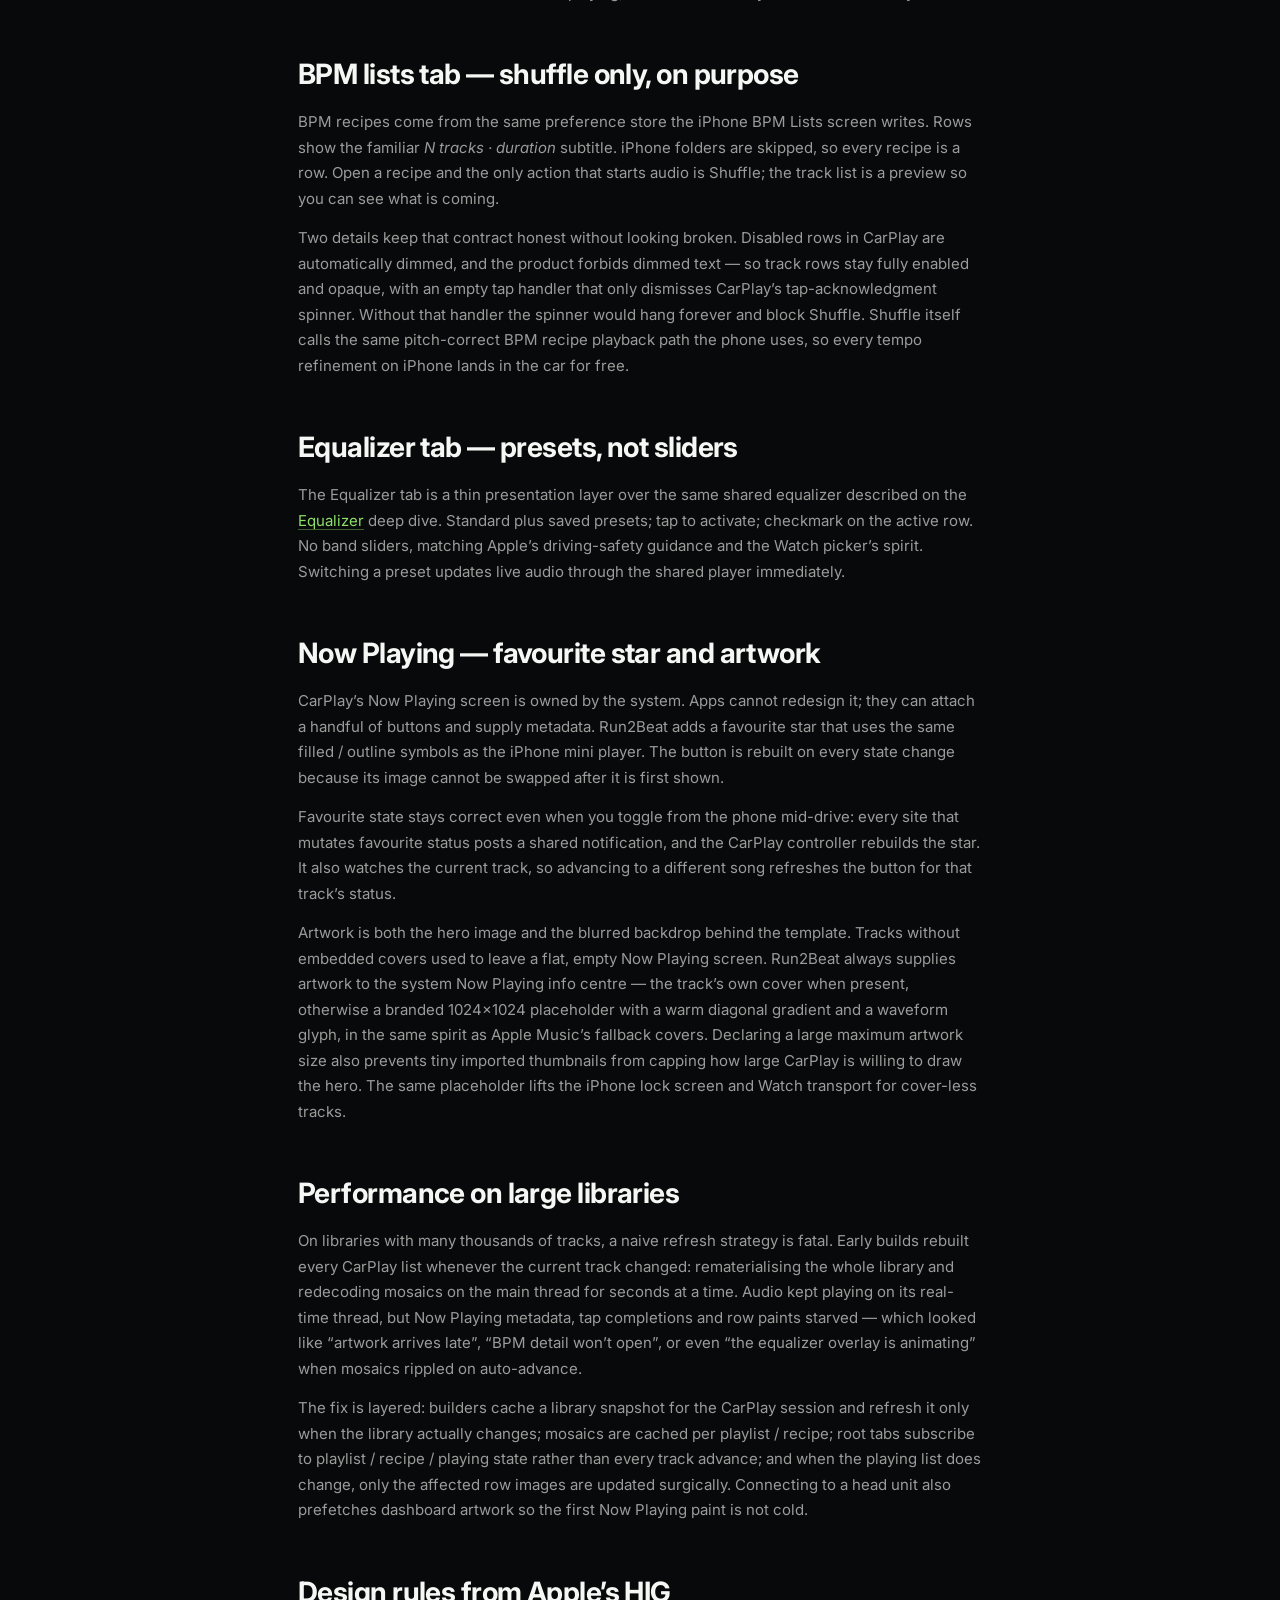
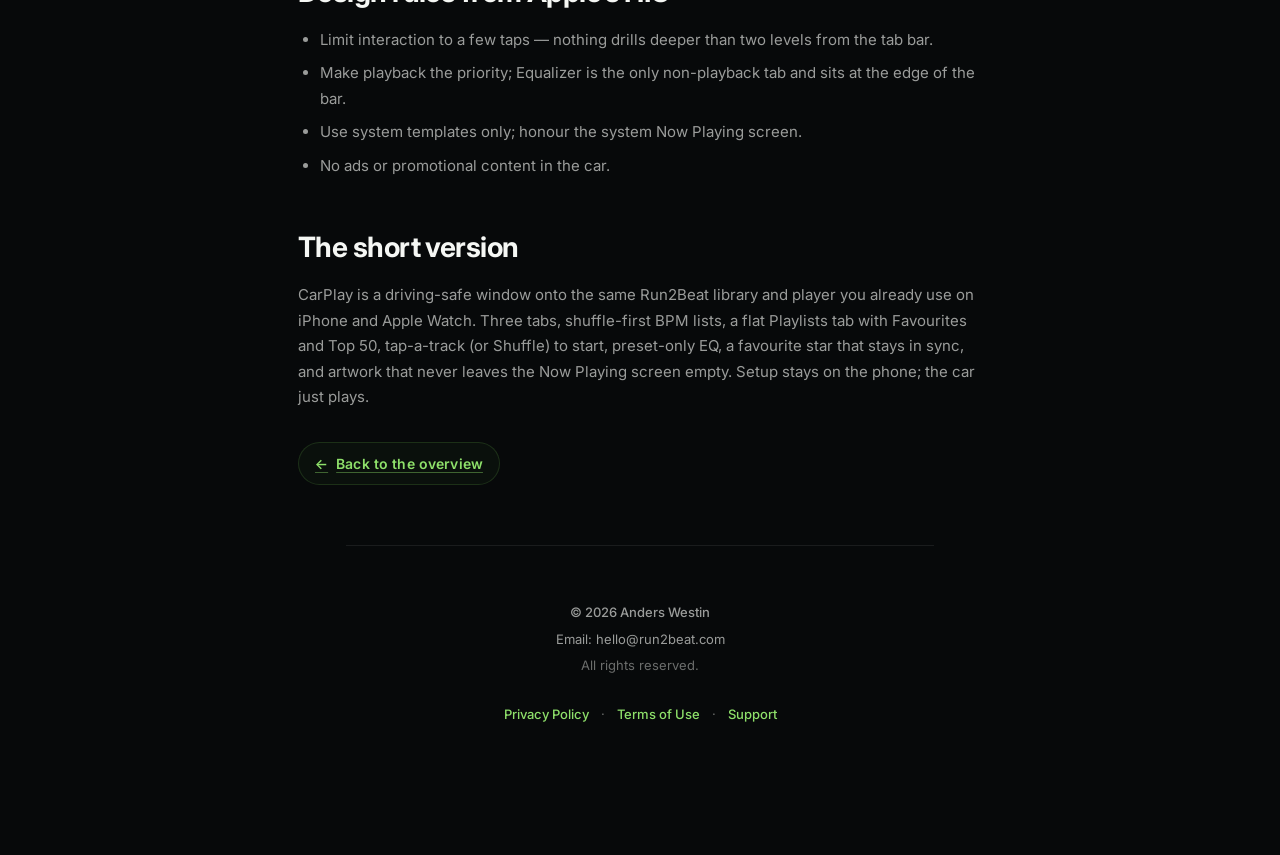
<file: carplay.html>
<!DOCTYPE html>
<html lang="en">
<head>
    <meta charset="UTF-8" />
    <meta name="viewport" content="width=device-width, initial-scale=1.0" />
    <title>CarPlay &mdash; Run2Beat</title>
    <meta name="description" content="How Run2Beat works in Apple CarPlay — three driving-safe tabs for BPM lists, playlists and equalizer, a flat Playlists tab with Favourites and Top 50, shared playback with the iPhone, and Now Playing that stays usable." />
    <meta name="theme-color" content="#0a0d0a" />

    <!-- Google tag (gtag.js) -->
    <script async src="https://www.googletagmanager.com/gtag/js?id=G-TS1EQ35CVJ"></script>
    <script>
      window.dataLayer = window.dataLayer || [];
      function gtag(){dataLayer.push(arguments);}
      gtag('js', new Date());
      gtag('config', 'G-TS1EQ35CVJ');
    </script>


    <link rel="icon" type="image/png" href="assets/app-icon.png" />
    <link rel="apple-touch-icon" href="assets/app-icon.png" />
    <link rel="stylesheet" href="styles.css?v=9" />
    <link rel="preconnect" href="https://fonts.googleapis.com" />
    <link rel="preconnect" href="https://fonts.gstatic.com" crossorigin />
    <link href="https://fonts.googleapis.com/css2?family=Inter:wght@300;400;500;600;700;800;900&display=swap" rel="stylesheet" />
</head>
<body>
    <div class="grain"></div>
    <div class="ambient ambient--green"></div>
    <div class="ambient ambient--mint"></div>

    <header class="nav">
        <a href="index.html" class="nav__brand">
            <img src="assets/app-icon.png" alt="" class="nav__icon" />
            <span class="nav__name">Run2Beat</span>
        </a>
        <nav class="nav__links">
            <a href="index.html">Home</a>
            <a href="privacy.html">Privacy</a>
            <a href="support.html">Support</a>
            <a href="https://apps.apple.com/app/id6763856621" class="nav__cta js-appstore" target="_blank" rel="noopener">Get the app</a>
        </nav>
    </header>

    <main class="legal">
        <section class="legal__hero">
            <p class="eyebrow eyebrow--center">Deep dive</p>
            <h1 class="legal__title">Plug in.<br />Press<br />play.</h1>
            <p class="legal__lede">
                Apple CarPlay is Run2Beat&rsquo;s third runtime &mdash; alongside the iPhone app and the Apple Watch companion. Same library, same player, same equalizer. This page is the long version of what shows up in the car, what Apple allows audio apps to build, and how the in-car surface stays in lock-step with your phone.
            </p>
        </section>

        <section class="legal__body">

            <h2>The product principle</h2>
            <p>
                Identical to the Watch split of responsibilities: the <strong>iPhone is the configuration and processing hub</strong>. Library imports, BPM recipes, playlist editing, equalizer preset create/rename/delete and pitch rendering all happen on the phone. <strong>CarPlay is a read-only playback runtime</strong> that exposes only what a driver needs at the wheel &mdash; browse, start playback, toggle favourite, switch EQ preset. There is no creating, renaming, deleting or editing in the car.
            </p>
            <p>
                That is why the homepage line &ldquo;Setup, presets and EQ stay on the iPhone &mdash; the car just plays&rdquo; is not marketing fluff; it is the architecture.
            </p>

            <h2>Three driving-safe tabs</h2>
            <p>
                The in-car UI is a system tab bar with three tabs, deliberately mirroring the Watch app so the surfaces feel familiar across devices:
            </p>
            <ul>
                <li><strong>BPM lists</strong> &mdash; alphabetical browse of every saved recipe. Folders from iPhone are skipped, so every row is a list you can open. Open a list and you get a single <em>Shuffle</em> action plus a read-only track listing. In-car BPM playback is shuffle-only; you cannot pick a starting track from the wheel.</li>
                <li><strong>Playlists</strong> &mdash; a flat, playable list. Favourites first, then a CarPlay-only Top 50 of your most-played tracks, then pinned playlists, then the rest. Folders stay on the iPhone. Open a playlist and tap a track to start from that row, or use Shuffle. There is no separate Play row.</li>
                <li><strong>Equalizer</strong> &mdash; presets only. A Standard (flat) row plus one row per saved preset, with a checkmark on the active choice. No per-band sliders in the car &mdash; Apple&rsquo;s HIG treats fine-grained controls as a distraction while driving.</li>
            </ul>

            <h2>What CarPlay lets you build (and what it doesn&rsquo;t)</h2>
            <p>
                CarPlay is not a place to ship a custom UI. Audio apps get a constrained set of system templates and nothing else. Every layout decision below is downstream of that fact.
            </p>
            <p>
                Available building blocks include a top-level tab bar (up to five tabs), list templates with sections and rows, and the shared system Now Playing screen &mdash; where apps may attach up to five custom buttons but cannot replace the layout, move the transport controls, or override fonts. Notable things audio apps <em>cannot</em> do: draw a custom interface in the car; customise Now Playing&rsquo;s hero / scrubber / transport chrome; hide tabs based on state; show animations inside list rows; or invent gestures beyond list taps and the stock transport.
            </p>
            <p>
                The only real lever for visual richness on Now Playing is the artwork you hand to the system Now Playing info centre &mdash; which is why the branded placeholder cover matters so much when a track has no embedded art.
            </p>

            <h2>One process, one player, one store</h2>
            <p>
                The CarPlay scene runs in the <em>same</em> iPhone process as the phone UI. Both scenes must therefore agree on the library database (playlists created on iPhone appear in the car without a manual refresh), the process-wide shared player (pause in the car pauses on the phone mini-player), and the shared equalizer (a preset switched at a red light is heard immediately). A classic per-view player would mean double playback whenever both screens were visible; CarPlay attaches to the same shared player the dashboard already uses.
            </p>
            <p>
                There is no separate CarPlay target and no extra sync channel to the Watch. The car reads the same library database and the same equalizer the phone does, so all three surfaces stay in lock-step. After a phone call, playback continues from where it paused &mdash; on iPhone and in CarPlay.
            </p>

            <h2>Playlists tab &mdash; flat, every row playable</h2>
            <p>
                Head units only show about a dozen rows before pagination, so folders would spend a row and an extra tap for no playback. The Playlists tab therefore skips groups: every row is a list you can open and play. A playlist that lives in a folder on iPhone is still a regular row in the car.
            </p>
            <p>
                Order at the top of the tab:
            </p>
            <ul>
                <li><strong>Favourites</strong> &mdash; when at least one track is starred. Tracks inside the detail are newest-favourite-first, so the song you just starred from Now Playing sits at the top. The iPhone drag order is ignored; CarPlay has no reorder UI.</li>
                <li><strong>Top 50</strong> &mdash; a CarPlay-only list of your most-played tracks, when at least one song has a credited listen. It does not appear on iPhone or Apple Watch.</li>
                <li><strong>Pinned playlists</strong> &mdash; alphabetical, same pin flag as iPhone.</li>
                <li><strong>Remaining playlists</strong> &mdash; alphabetical. Folder membership is ignored.</li>
            </ul>
            <p>
                Alphabetical sort is always used in the car, regardless of the sort you picked on iPhone. A sort picker would conflict with driving-safe, few-tap controls.
            </p>
            <p>
                Every row can show a 1-or-4 album-art mosaic matching the phone&rsquo;s playlist artwork grid, pre-rendered at about 80&nbsp;pt so memory stays bounded when scrolling large libraries. Zero covers fall back to a system icon (star for Favourites, chart for Top 50, pin for pinned lists); one to three covers use the first full-bleed; four or more become a 2&times;2 grid with a hairline gutter.
            </p>
            <p>
                Starting playback uses the same path as the phone playlist detail view: build a queue from the track you tapped (or from Shuffle), optionally enable shuffle after start (because the player resets shuffle on play), then show the shared Now Playing screen. Showing that screen twice is an error in CarPlay, so Run2Beat only pushes it when Now Playing is not already on top. On a long list, the next page opens on the first row.
            </p>

            <h2>Top 50 &mdash; most played, in the car only</h2>
            <p>
                Top 50 is a synthetic playlist the iPhone and Watch never list. It appears directly under Favourites (or at the top when you have no favourites) and holds at most 50 tracks, ranked by play count, with ties broken by date added. Tracks with no credited listens are excluded. Each row subtitle shows artist and play count so the ranking is visible without opening Now Playing.
            </p>
            <p>
                Detail uses Shuffle and tap-to-start, the same as a regular playlist &mdash; there is no Play row. The list does not reshuffle while a track is playing; it refreshes when you re-select the Playlists tab.
            </p>

            <h2>BPM lists tab &mdash; shuffle only, on purpose</h2>
            <p>
                BPM recipes come from the same preference store the iPhone BPM Lists screen writes. Rows show the familiar <em>N tracks · duration</em> subtitle. iPhone folders are skipped, so every recipe is a row. Open a recipe and the only action that starts audio is Shuffle; the track list is a preview so you can see what is coming.
            </p>
            <p>
                Two details keep that contract honest without looking broken. Disabled rows in CarPlay are automatically dimmed, and the product forbids dimmed text &mdash; so track rows stay fully enabled and opaque, with an empty tap handler that only dismisses CarPlay&rsquo;s tap-acknowledgment spinner. Without that handler the spinner would hang forever and block Shuffle. Shuffle itself calls the same pitch-correct BPM recipe playback path the phone uses, so every tempo refinement on iPhone lands in the car for free.
            </p>

            <h2>Equalizer tab &mdash; presets, not sliders</h2>
            <p>
                The Equalizer tab is a thin presentation layer over the same shared equalizer described on the <a href="equalizer.html">Equalizer</a> deep dive. Standard plus saved presets; tap to activate; checkmark on the active row. No band sliders, matching Apple&rsquo;s driving-safety guidance and the Watch picker&rsquo;s spirit. Switching a preset updates live audio through the shared player immediately.
            </p>

            <h2>Now Playing &mdash; favourite star and artwork</h2>
            <p>
                CarPlay&rsquo;s Now Playing screen is owned by the system. Apps cannot redesign it; they can attach a handful of buttons and supply metadata. Run2Beat adds a favourite star that uses the same filled / outline symbols as the iPhone mini player. The button is rebuilt on every state change because its image cannot be swapped after it is first shown.
            </p>
            <p>
                Favourite state stays correct even when you toggle from the phone mid-drive: every site that mutates favourite status posts a shared notification, and the CarPlay controller rebuilds the star. It also watches the current track, so advancing to a different song refreshes the button for that track&rsquo;s status.
            </p>
            <p>
                Artwork is both the hero image and the blurred backdrop behind the template. Tracks without embedded covers used to leave a flat, empty Now Playing screen. Run2Beat always supplies artwork to the system Now Playing info centre &mdash; the track&rsquo;s own cover when present, otherwise a branded 1024&times;1024 placeholder with a warm diagonal gradient and a waveform glyph, in the same spirit as Apple Music&rsquo;s fallback covers. Declaring a large maximum artwork size also prevents tiny imported thumbnails from capping how large CarPlay is willing to draw the hero. The same placeholder lifts the iPhone lock screen and Watch transport for cover-less tracks.
            </p>

            <h2>Performance on large libraries</h2>
            <p>
                On libraries with many thousands of tracks, a naive refresh strategy is fatal. Early builds rebuilt every CarPlay list whenever the current track changed: rematerialising the whole library and redecoding mosaics on the main thread for seconds at a time. Audio kept playing on its real-time thread, but Now Playing metadata, tap completions and row paints starved &mdash; which looked like &ldquo;artwork arrives late&rdquo;, &ldquo;BPM detail won&rsquo;t open&rdquo;, or even &ldquo;the equalizer overlay is animating&rdquo; when mosaics rippled on auto-advance.
            </p>
            <p>
                The fix is layered: builders cache a library snapshot for the CarPlay session and refresh it only when the library actually changes; mosaics are cached per playlist / recipe; root tabs subscribe to playlist / recipe / playing state rather than every track advance; and when the playing list does change, only the affected row images are updated surgically. Connecting to a head unit also prefetches dashboard artwork so the first Now Playing paint is not cold.
            </p>

            <h2>Design rules from Apple&rsquo;s HIG</h2>
            <ul>
                <li>Limit interaction to a few taps &mdash; nothing drills deeper than two levels from the tab bar.</li>
                <li>Make playback the priority; Equalizer is the only non-playback tab and sits at the edge of the bar.</li>
                <li>Use system templates only; honour the system Now Playing screen.</li>
                <li>No ads or promotional content in the car.</li>
            </ul>

            <h2>The short version</h2>
            <p>
                CarPlay is a driving-safe window onto the same Run2Beat library and player you already use on iPhone and Apple Watch. Three tabs, shuffle-first BPM lists, a flat Playlists tab with Favourites and Top 50, tap-a-track (or Shuffle) to start, preset-only EQ, a favourite star that stays in sync, and artwork that never leaves the Now Playing screen empty. Setup stays on the phone; the car just plays.
            </p>

            <a href="index.html" class="learn-more">
                <span class="learn-more__arrow" style="transform: scaleX(-1);">&rarr;</span>
                Back to the overview
            </a>

        </section>

        <footer class="footer">
            <p class="footer__copyright">© 2026 Anders Westin</p>
            <p>Email: <a href="mailto:hello@run2beat.com">hello@run2beat.com</a></p>
            <p class="footer__sub">All rights reserved.</p>
            <p class="footer__links">
                <a href="privacy.html">Privacy Policy</a>
                <span class="footer__sep">&middot;</span>
                <a href="terms.html">Terms of Use</a>
                <span class="footer__sep">&middot;</span>
                <a href="support.html">Support</a>
            </p>
        </footer>
    </main>

    <!-- App Store dialog -->
    <dialog class="tf-dialog" id="appstore-dialog" aria-labelledby="appstore-dialog-title">
        <button class="tf-dialog__close" type="button" aria-label="Close" data-tf-close>
            <svg viewBox="0 0 24 24" width="20" height="20" aria-hidden="true"><path stroke="currentColor" stroke-width="2" stroke-linecap="round" fill="none" d="M6 6l12 12M18 6L6 18"/></svg>
        </button>
        <div class="tf-dialog__inner">
            <p class="eyebrow eyebrow--center">On the App Store</p>
            <h3 class="tf-dialog__title" id="appstore-dialog-title">Get Run2Beat on your iPhone.</h3>
            <p class="tf-dialog__text">
                Run2Beat runs on iPhone and Apple Watch. Scan the QR code with your iPhone&rsquo;s camera, or open the App Store link below.
            </p>
            <div class="tf-dialog__qr">
                <img src="assets/app-store-qr.svg" alt="QR code to download Run2Beat on the App Store" />
            </div>
            <div class="tf-dialog__url-row">
                <code class="tf-dialog__url" id="appstore-dialog-url">https://apps.apple.com/app/id6763856621</code>
                <button class="tf-dialog__copy" type="button" data-tf-copy aria-label="Copy link">
                    <svg viewBox="0 0 24 24" width="16" height="16" aria-hidden="true"><path stroke="currentColor" stroke-width="2" stroke-linecap="round" stroke-linejoin="round" fill="none" d="M9 3h9a2 2 0 0 1 2 2v9M15 7H6a2 2 0 0 0-2 2v9a2 2 0 0 0 2 2h9a2 2 0 0 0 2-2V9a2 2 0 0 0-2-2z"/></svg>
                    <span data-tf-copy-label>Copy</span>
                </button>
            </div>
            <p class="tf-dialog__hint">Free on the App Store. No account, no ads.</p>
        </div>
    </dialog>

    <script src="script.js?v=7" defer></script>
</body>
</html>
</file>
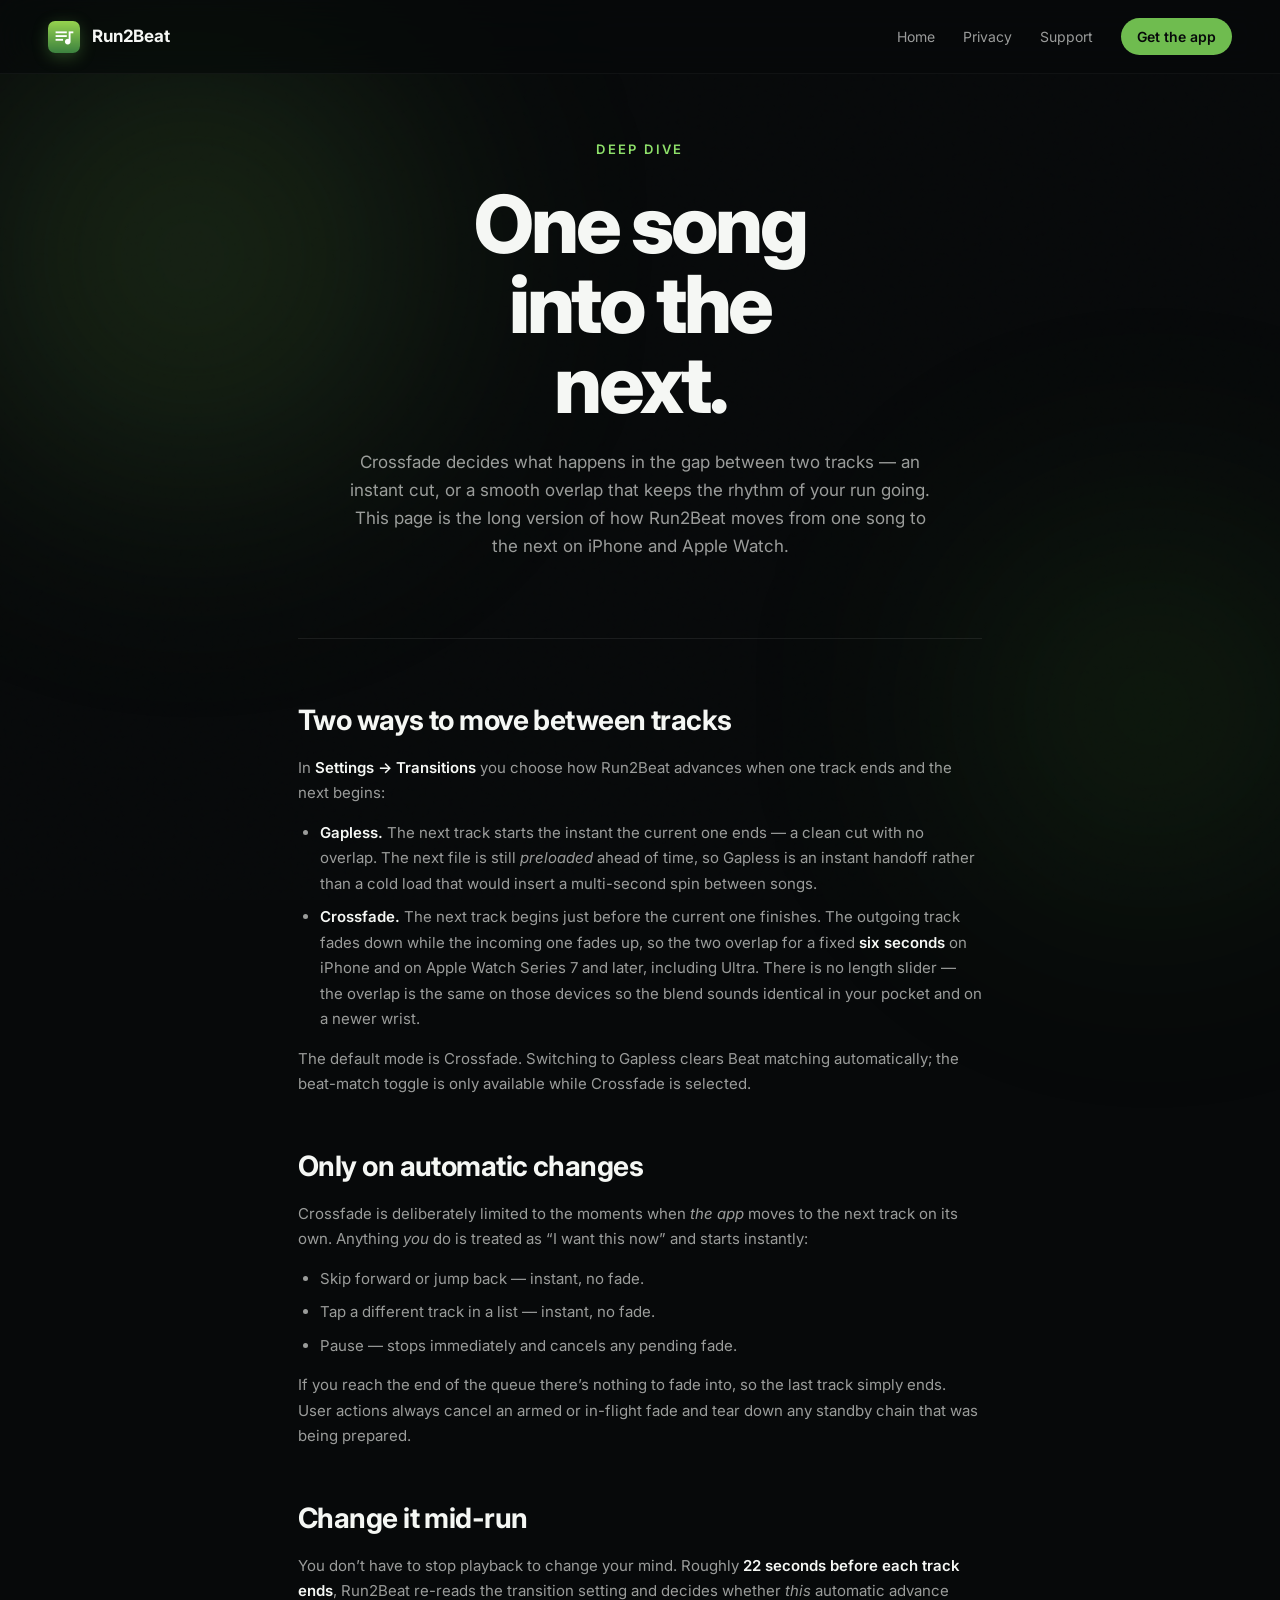
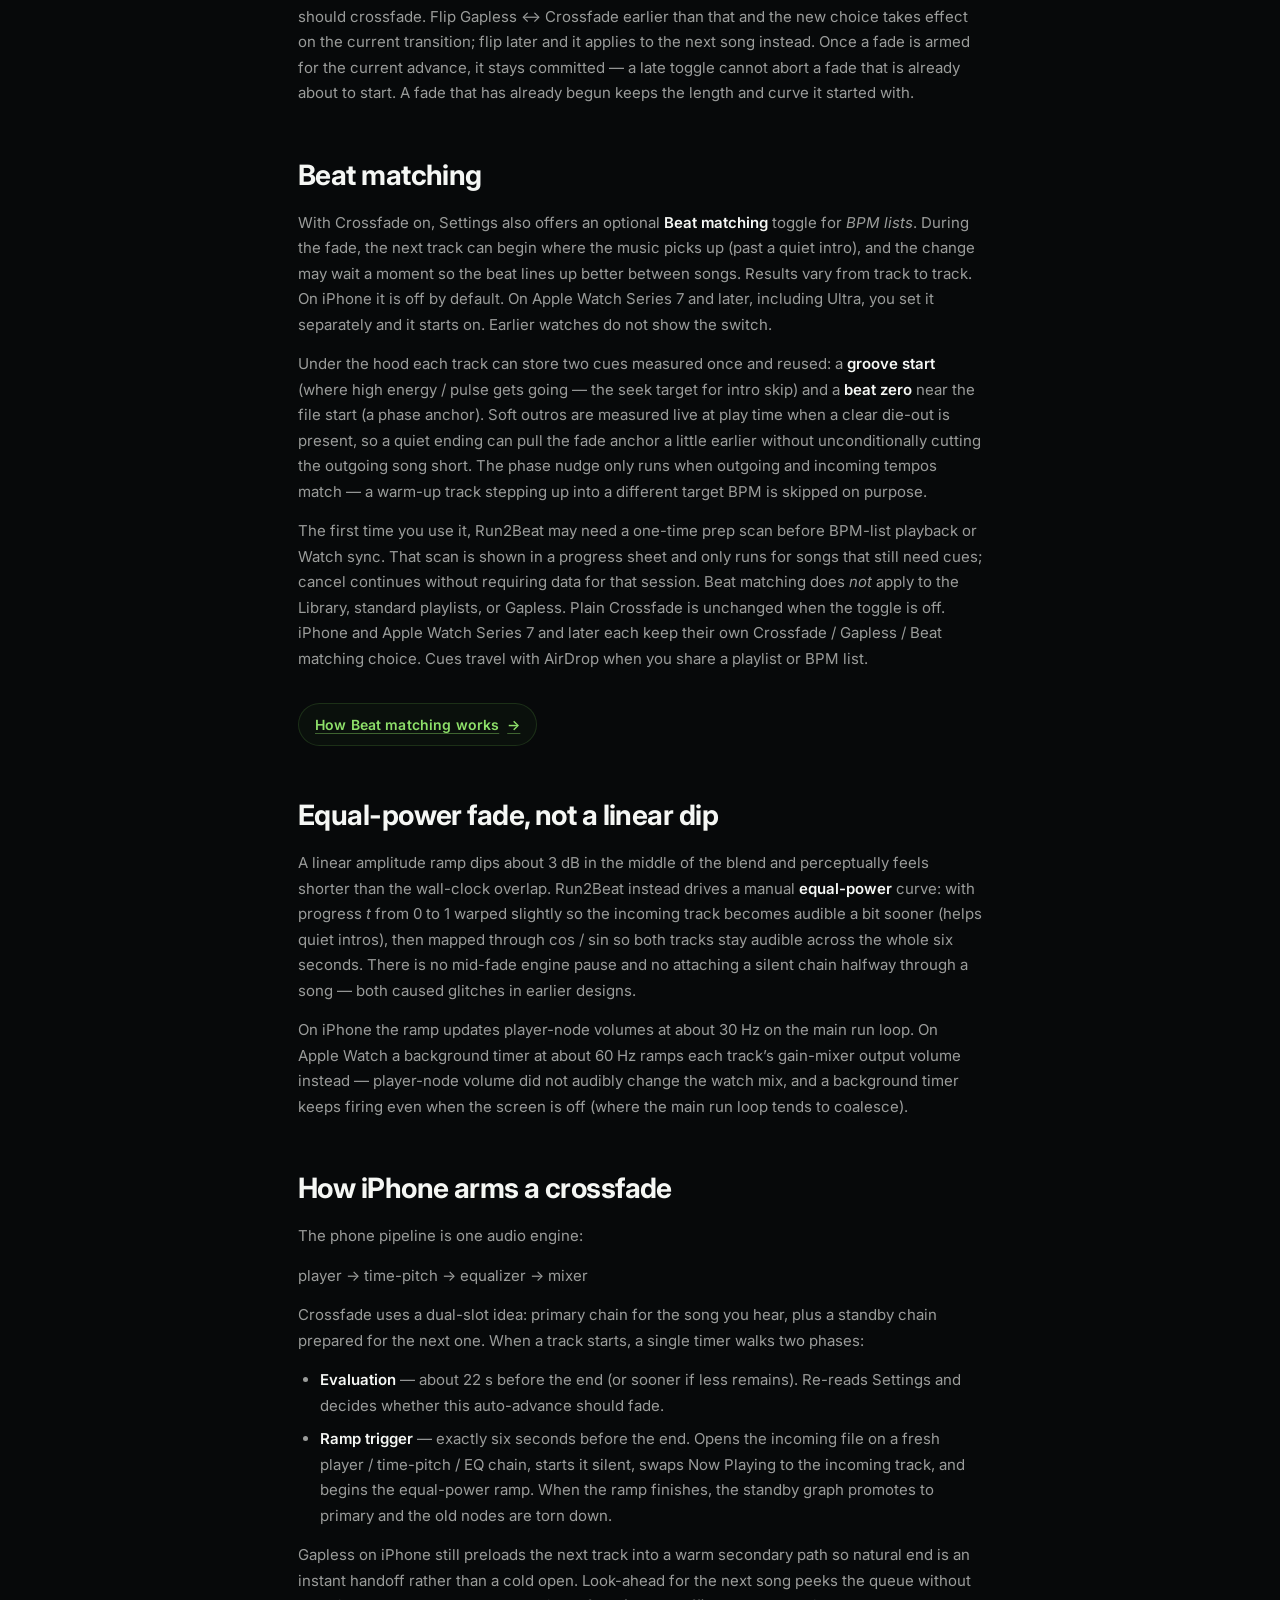
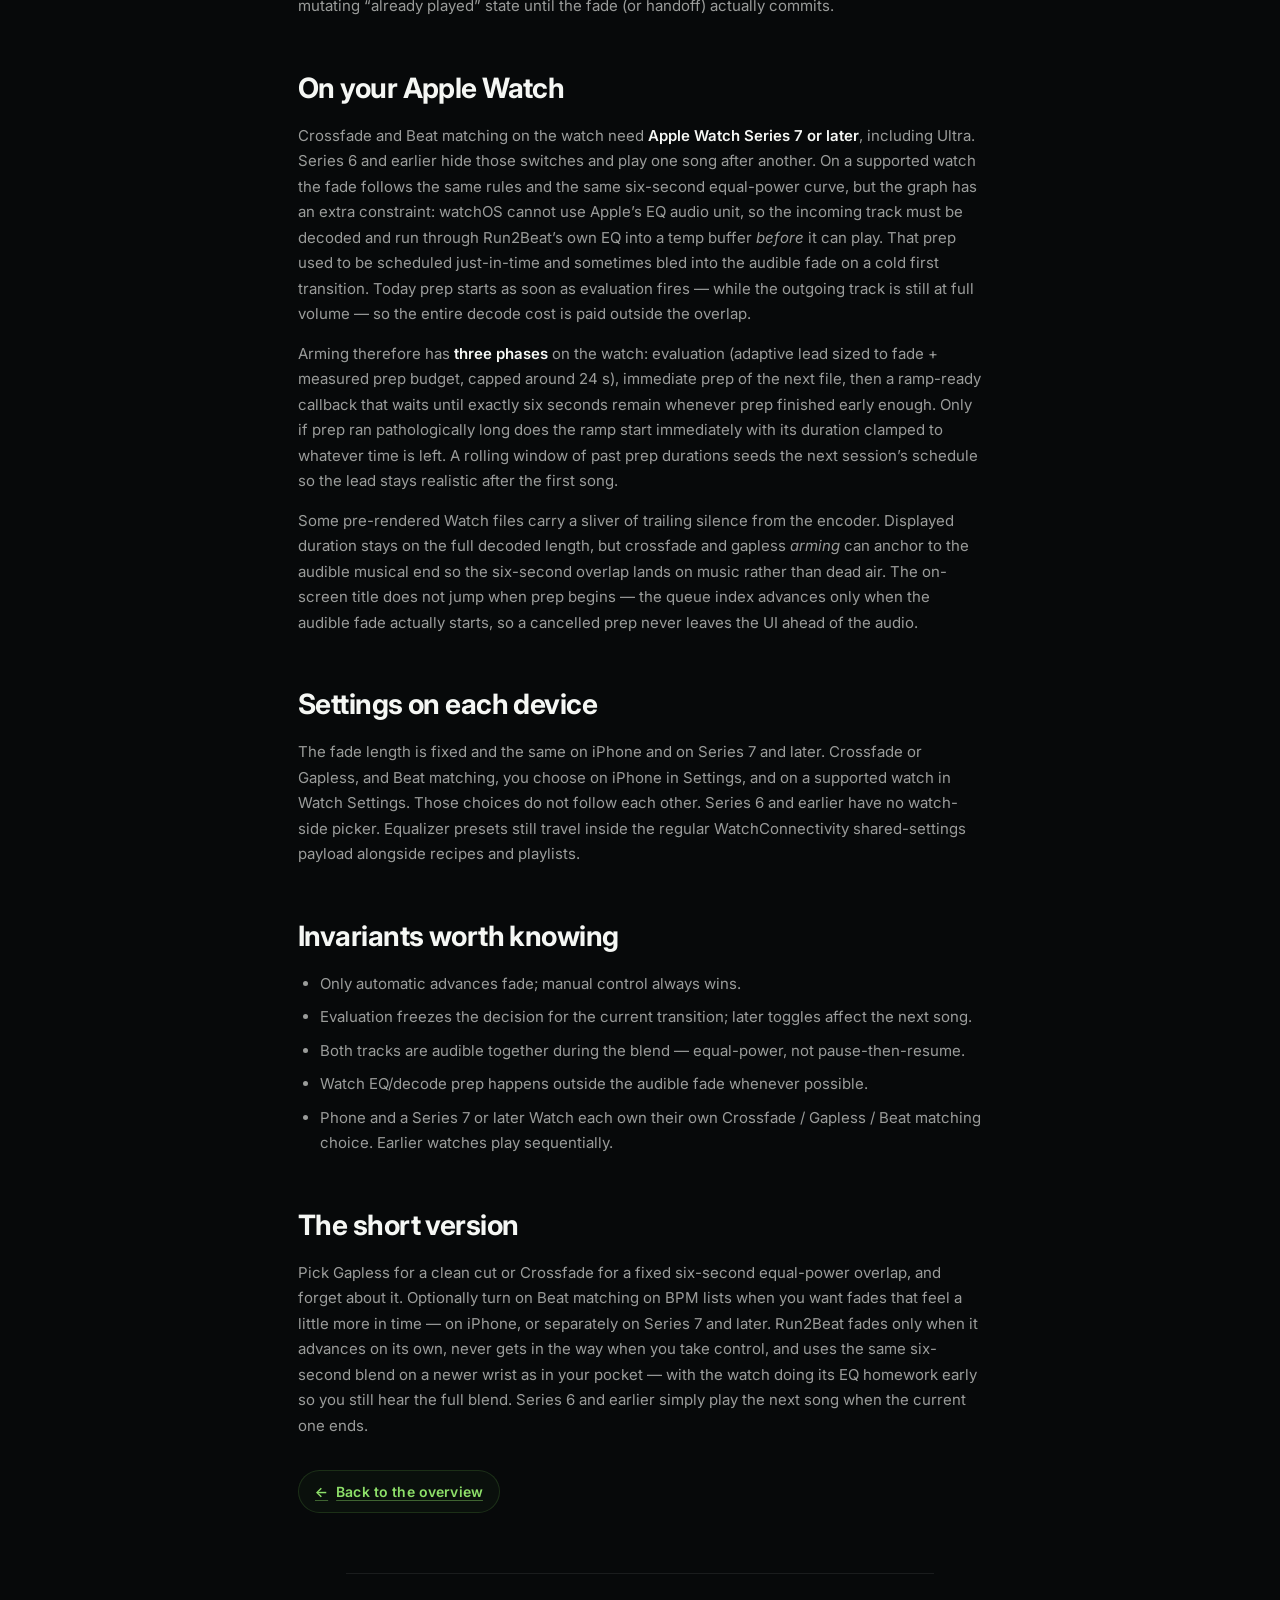
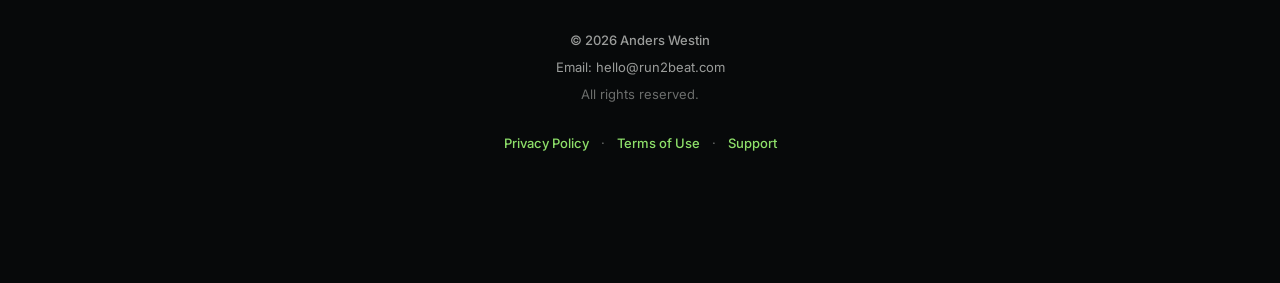
<file: crossfade.html>
<!DOCTYPE html>
<html lang="en">
<head>
    <meta charset="UTF-8" />
    <meta name="viewport" content="width=device-width, initial-scale=1.0" />
    <title>Crossfade &mdash; Run2Beat</title>
    <meta name="description" content="How Run2Beat transitions work in depth — fixed 6-second equal-power crossfade or gapless preload, phased arming on iPhone and Apple Watch, and optional Beat matching for BPM lists." />
    <meta name="theme-color" content="#0a0d0a" />

    <!-- Google tag (gtag.js) -->
    <script async src="https://www.googletagmanager.com/gtag/js?id=G-TS1EQ35CVJ"></script>
    <script>
      window.dataLayer = window.dataLayer || [];
      function gtag(){dataLayer.push(arguments);}
      gtag('js', new Date());
      gtag('config', 'G-TS1EQ35CVJ');
    </script>


    <link rel="icon" type="image/png" href="assets/app-icon.png" />
    <link rel="apple-touch-icon" href="assets/app-icon.png" />
    <link rel="stylesheet" href="styles.css?v=9" />
    <link rel="preconnect" href="https://fonts.googleapis.com" />
    <link rel="preconnect" href="https://fonts.gstatic.com" crossorigin />
    <link href="https://fonts.googleapis.com/css2?family=Inter:wght@300;400;500;600;700;800;900&display=swap" rel="stylesheet" />
</head>
<body>
    <div class="grain"></div>
    <div class="ambient ambient--green"></div>
    <div class="ambient ambient--mint"></div>

    <header class="nav">
        <a href="index.html" class="nav__brand">
            <img src="assets/app-icon.png" alt="" class="nav__icon" />
            <span class="nav__name">Run2Beat</span>
        </a>
        <nav class="nav__links">
            <a href="index.html">Home</a>
            <a href="privacy.html">Privacy</a>
            <a href="support.html">Support</a>
            <a href="https://apps.apple.com/app/id6763856621" class="nav__cta js-appstore" target="_blank" rel="noopener">Get the app</a>
        </nav>
    </header>

    <main class="legal">
        <section class="legal__hero">
            <p class="eyebrow eyebrow--center">Deep dive</p>
            <h1 class="legal__title">One song<br />into the<br />next.</h1>
            <p class="legal__lede">
                Crossfade decides what happens in the gap between two tracks &mdash; an instant cut, or a smooth overlap that keeps the rhythm of your run going. This page is the long version of how Run2Beat moves from one song to the next on iPhone and Apple Watch.
            </p>
        </section>

        <section class="legal__body">

            <h2>Two ways to move between tracks</h2>
            <p>
                In <strong>Settings &rarr; Transitions</strong> you choose how Run2Beat advances when one track ends and the next begins:
            </p>
            <ul>
                <li><strong>Gapless.</strong> The next track starts the instant the current one ends &mdash; a clean cut with no overlap. The next file is still <em>preloaded</em> ahead of time, so Gapless is an instant handoff rather than a cold load that would insert a multi-second spin between songs.</li>
                <li><strong>Crossfade.</strong> The next track begins just before the current one finishes. The outgoing track fades down while the incoming one fades up, so the two overlap for a fixed <strong>six seconds</strong> on iPhone and on Apple Watch Series 7 and later, including Ultra. There is no length slider &mdash; the overlap is the same on those devices so the blend sounds identical in your pocket and on a newer wrist.</li>
            </ul>
            <p>
                The default mode is Crossfade. Switching to Gapless clears Beat matching automatically; the beat-match toggle is only available while Crossfade is selected.
            </p>

            <h2>Only on automatic changes</h2>
            <p>
                Crossfade is deliberately limited to the moments when <em>the app</em> moves to the next track on its own. Anything <em>you</em> do is treated as &ldquo;I want this now&rdquo; and starts instantly:
            </p>
            <ul>
                <li>Skip forward or jump back &mdash; instant, no fade.</li>
                <li>Tap a different track in a list &mdash; instant, no fade.</li>
                <li>Pause &mdash; stops immediately and cancels any pending fade.</li>
            </ul>
            <p>
                If you reach the end of the queue there&rsquo;s nothing to fade into, so the last track simply ends. User actions always cancel an armed or in-flight fade and tear down any standby chain that was being prepared.
            </p>

            <h2>Change it mid-run</h2>
            <p>
                You don&rsquo;t have to stop playback to change your mind. Roughly <strong>22 seconds before each track ends</strong>, Run2Beat re-reads the transition setting and decides whether <em>this</em> automatic advance should crossfade. Flip Gapless &harr; Crossfade earlier than that and the new choice takes effect on the current transition; flip later and it applies to the next song instead. Once a fade is armed for the current advance, it stays committed &mdash; a late toggle cannot abort a fade that is already about to start. A fade that has already begun keeps the length and curve it started with.
            </p>

            <h2>Beat matching</h2>
            <p>
                With Crossfade on, Settings also offers an optional <strong>Beat matching</strong> toggle for <em>BPM lists</em>. During the fade, the next track can begin where the music picks up (past a quiet intro), and the change may wait a moment so the beat lines up better between songs. Results vary from track to track. On iPhone it is off by default. On Apple Watch Series 7 and later, including Ultra, you set it separately and it starts on. Earlier watches do not show the switch.
            </p>
            <p>
                Under the hood each track can store two cues measured once and reused: a <strong>groove start</strong> (where high energy / pulse gets going &mdash; the seek target for intro skip) and a <strong>beat zero</strong> near the file start (a phase anchor). Soft outros are measured live at play time when a clear die-out is present, so a quiet ending can pull the fade anchor a little earlier without unconditionally cutting the outgoing song short. The phase nudge only runs when outgoing and incoming tempos match &mdash; a warm-up track stepping up into a different target BPM is skipped on purpose.
            </p>
            <p>
                The first time you use it, Run2Beat may need a one-time prep scan before BPM-list playback or Watch sync. That scan is shown in a progress sheet and only runs for songs that still need cues; cancel continues without requiring data for that session. Beat matching does <em>not</em> apply to the Library, standard playlists, or Gapless. Plain Crossfade is unchanged when the toggle is off. iPhone and Apple Watch Series 7 and later each keep their own Crossfade / Gapless / Beat matching choice. Cues travel with AirDrop when you share a playlist or BPM list.
            </p>
            <a href="beat-matching.html" class="learn-more">
                How Beat matching works
                <span class="learn-more__arrow">&rarr;</span>
            </a>

            <h2>Equal-power fade, not a linear dip</h2>
            <p>
                A linear amplitude ramp dips about 3&nbsp;dB in the middle of the blend and perceptually feels shorter than the wall-clock overlap. Run2Beat instead drives a manual <strong>equal-power</strong> curve: with progress <em>t</em> from 0 to 1 warped slightly so the incoming track becomes audible a bit sooner (helps quiet intros), then mapped through cos&nbsp;/&nbsp;sin so both tracks stay audible across the whole six seconds. There is no mid-fade engine pause and no attaching a silent chain halfway through a song &mdash; both caused glitches in earlier designs.
            </p>
            <p>
                On iPhone the ramp updates player-node volumes at about 30&nbsp;Hz on the main run loop. On Apple Watch a background timer at about 60&nbsp;Hz ramps each track&rsquo;s gain-mixer output volume instead &mdash; player-node volume did not audibly change the watch mix, and a background timer keeps firing even when the screen is off (where the main run loop tends to coalesce).
            </p>

            <h2>How iPhone arms a crossfade</h2>
            <p>
                The phone pipeline is one audio engine:
            </p>
            <p>
                player &rarr; time-pitch &rarr; equalizer &rarr; mixer
            </p>
            <p>
                Crossfade uses a dual-slot idea: primary chain for the song you hear, plus a standby chain prepared for the next one. When a track starts, a single timer walks two phases:
            </p>
            <ul>
                <li><strong>Evaluation</strong> &mdash; about 22&nbsp;s before the end (or sooner if less remains). Re-reads Settings and decides whether this auto-advance should fade.</li>
                <li><strong>Ramp trigger</strong> &mdash; exactly six seconds before the end. Opens the incoming file on a fresh player / time-pitch / EQ chain, starts it silent, swaps Now Playing to the incoming track, and begins the equal-power ramp. When the ramp finishes, the standby graph promotes to primary and the old nodes are torn down.</li>
            </ul>
            <p>
                Gapless on iPhone still preloads the next track into a warm secondary path so natural end is an instant handoff rather than a cold open. Look-ahead for the next song peeks the queue without mutating &ldquo;already played&rdquo; state until the fade (or handoff) actually commits.
            </p>

            <h2>On your Apple Watch</h2>
            <p>
                Crossfade and Beat matching on the watch need <strong>Apple Watch Series 7 or later</strong>, including Ultra. Series 6 and earlier hide those switches and play one song after another. On a supported watch the fade follows the same rules and the same six-second equal-power curve, but the graph has an extra constraint: watchOS cannot use Apple&rsquo;s EQ audio unit, so the incoming track must be decoded and run through Run2Beat&rsquo;s own EQ into a temp buffer <em>before</em> it can play. That prep used to be scheduled just-in-time and sometimes bled into the audible fade on a cold first transition. Today prep starts as soon as evaluation fires &mdash; while the outgoing track is still at full volume &mdash; so the entire decode cost is paid outside the overlap.
            </p>
            <p>
                Arming therefore has <strong>three phases</strong> on the watch: evaluation (adaptive lead sized to fade + measured prep budget, capped around 24&nbsp;s), immediate prep of the next file, then a ramp-ready callback that waits until exactly six seconds remain whenever prep finished early enough. Only if prep ran pathologically long does the ramp start immediately with its duration clamped to whatever time is left. A rolling window of past prep durations seeds the next session&rsquo;s schedule so the lead stays realistic after the first song.
            </p>
            <p>
                Some pre-rendered Watch files carry a sliver of trailing silence from the encoder. Displayed duration stays on the full decoded length, but crossfade and gapless <em>arming</em> can anchor to the audible musical end so the six-second overlap lands on music rather than dead air. The on-screen title does not jump when prep begins &mdash; the queue index advances only when the audible fade actually starts, so a cancelled prep never leaves the UI ahead of the audio.
            </p>

            <h2>Settings on each device</h2>
            <p>
                The fade length is fixed and the same on iPhone and on Series 7 and later. Crossfade or Gapless, and Beat matching, you choose on iPhone in Settings, and on a supported watch in Watch Settings. Those choices do not follow each other. Series 6 and earlier have no watch-side picker. Equalizer presets still travel inside the regular WatchConnectivity shared-settings payload alongside recipes and playlists.
            </p>

            <h2>Invariants worth knowing</h2>
            <ul>
                <li>Only automatic advances fade; manual control always wins.</li>
                <li>Evaluation freezes the decision for the current transition; later toggles affect the next song.</li>
                <li>Both tracks are audible together during the blend &mdash; equal-power, not pause-then-resume.</li>
                <li>Watch EQ/decode prep happens outside the audible fade whenever possible.</li>
                <li>Phone and a Series 7 or later Watch each own their own Crossfade / Gapless / Beat matching choice. Earlier watches play sequentially.</li>
            </ul>

            <h2>The short version</h2>
            <p>
                Pick Gapless for a clean cut or Crossfade for a fixed six-second equal-power overlap, and forget about it. Optionally turn on Beat matching on BPM lists when you want fades that feel a little more in time &mdash; on iPhone, or separately on Series 7 and later. Run2Beat fades only when it advances on its own, never gets in the way when you take control, and uses the same six-second blend on a newer wrist as in your pocket &mdash; with the watch doing its EQ homework early so you still hear the full blend. Series 6 and earlier simply play the next song when the current one ends.
            </p>

            <a href="index.html" class="learn-more">
                <span class="learn-more__arrow" style="transform: scaleX(-1);">&rarr;</span>
                Back to the overview
            </a>

        </section>

        <footer class="footer">
            <p class="footer__copyright">© 2026 Anders Westin</p>
            <p>Email: <a href="mailto:hello@run2beat.com">hello@run2beat.com</a></p>
            <p class="footer__sub">All rights reserved.</p>
            <p class="footer__links">
                <a href="privacy.html">Privacy Policy</a>
                <span class="footer__sep">&middot;</span>
                <a href="terms.html">Terms of Use</a>
                <span class="footer__sep">&middot;</span>
                <a href="support.html">Support</a>
            </p>
        </footer>
    </main>

    <!-- App Store dialog -->
    <dialog class="tf-dialog" id="appstore-dialog" aria-labelledby="appstore-dialog-title">
        <button class="tf-dialog__close" type="button" aria-label="Close" data-tf-close>
            <svg viewBox="0 0 24 24" width="20" height="20" aria-hidden="true"><path stroke="currentColor" stroke-width="2" stroke-linecap="round" fill="none" d="M6 6l12 12M18 6L6 18"/></svg>
        </button>
        <div class="tf-dialog__inner">
            <p class="eyebrow eyebrow--center">On the App Store</p>
            <h3 class="tf-dialog__title" id="appstore-dialog-title">Get Run2Beat on your iPhone.</h3>
            <p class="tf-dialog__text">
                Run2Beat runs on iPhone and Apple Watch. Scan the QR code with your iPhone&rsquo;s camera, or open the App Store link below.
            </p>
            <div class="tf-dialog__qr">
                <img src="assets/app-store-qr.svg" alt="QR code to download Run2Beat on the App Store" />
            </div>
            <div class="tf-dialog__url-row">
                <code class="tf-dialog__url" id="appstore-dialog-url">https://apps.apple.com/app/id6763856621</code>
                <button class="tf-dialog__copy" type="button" data-tf-copy aria-label="Copy link">
                    <svg viewBox="0 0 24 24" width="16" height="16" aria-hidden="true"><path stroke="currentColor" stroke-width="2" stroke-linecap="round" stroke-linejoin="round" fill="none" d="M9 3h9a2 2 0 0 1 2 2v9M15 7H6a2 2 0 0 0-2 2v9a2 2 0 0 0 2 2h9a2 2 0 0 0 2-2V9a2 2 0 0 0-2-2z"/></svg>
                    <span data-tf-copy-label>Copy</span>
                </button>
            </div>
            <p class="tf-dialog__hint">Free on the App Store. No account, no ads.</p>
        </div>
    </dialog>

    <script src="script.js?v=7" defer></script>
</body>
</html>
</file>
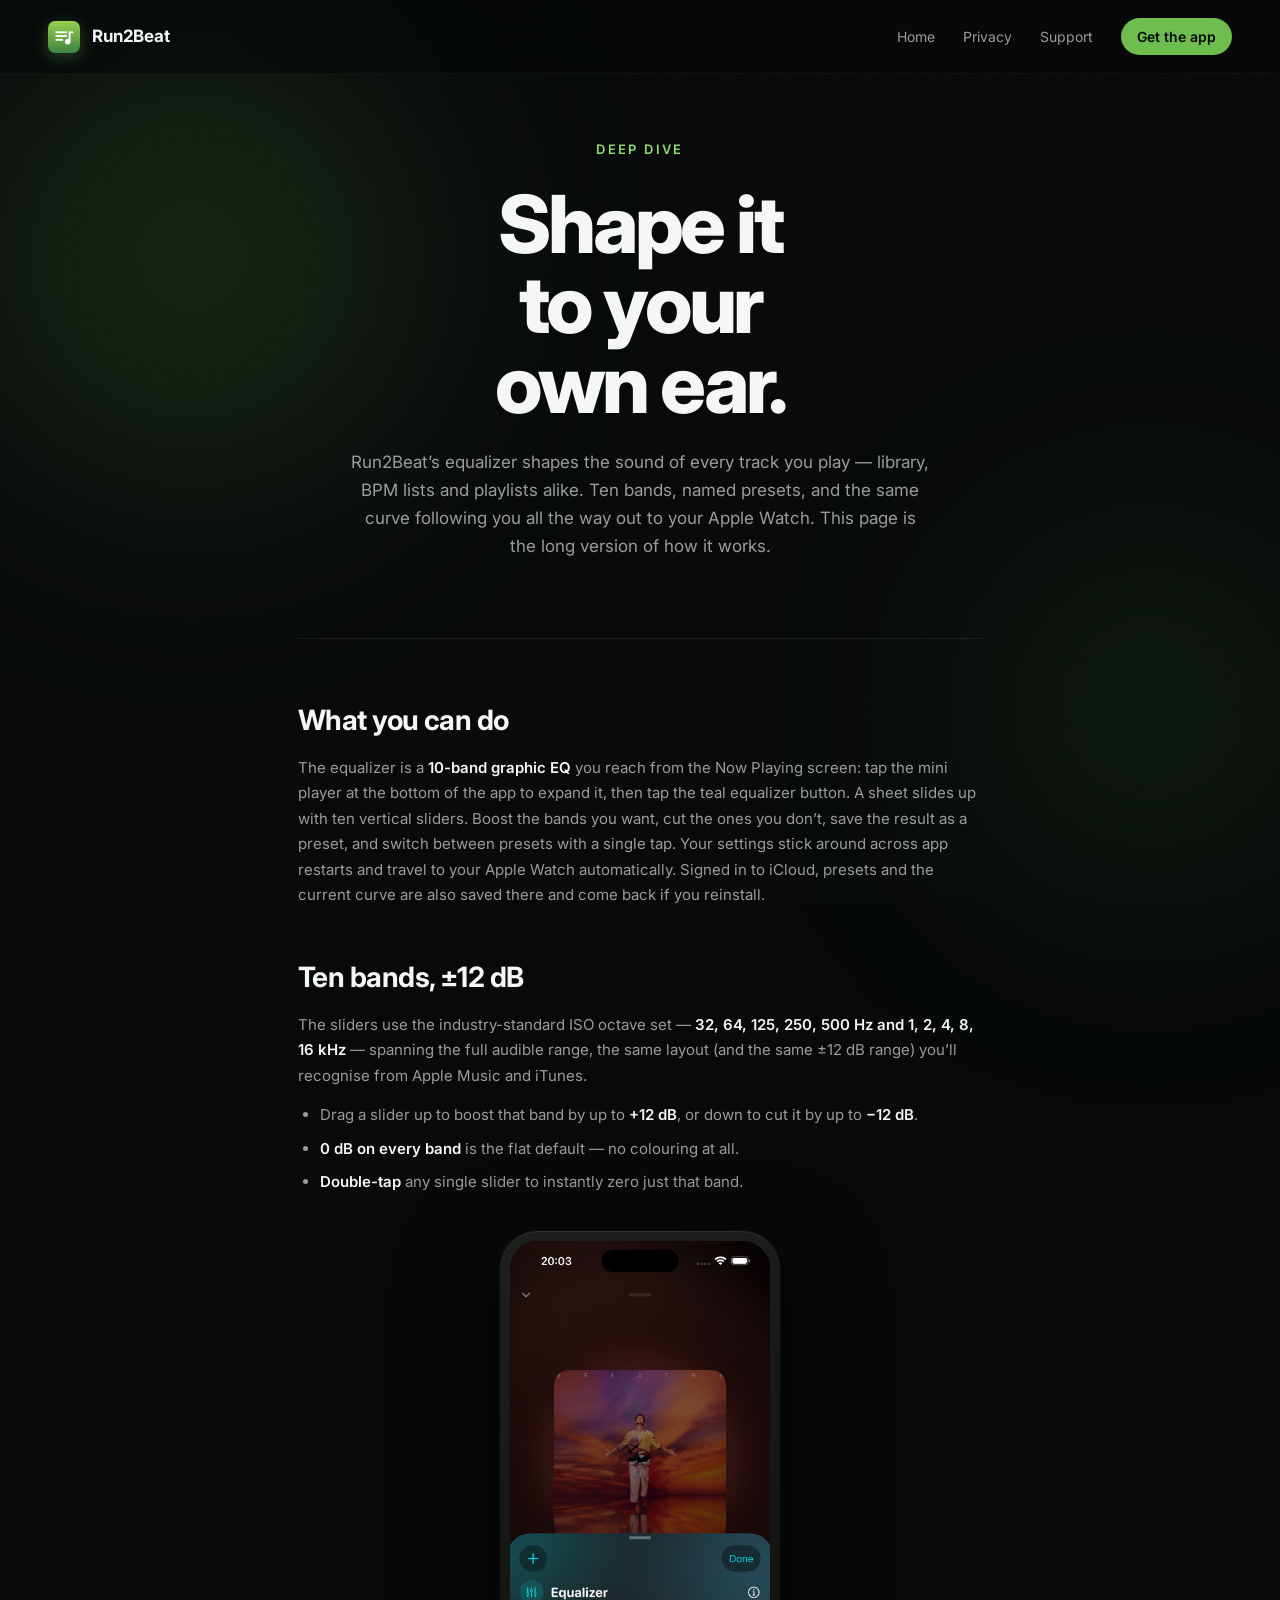
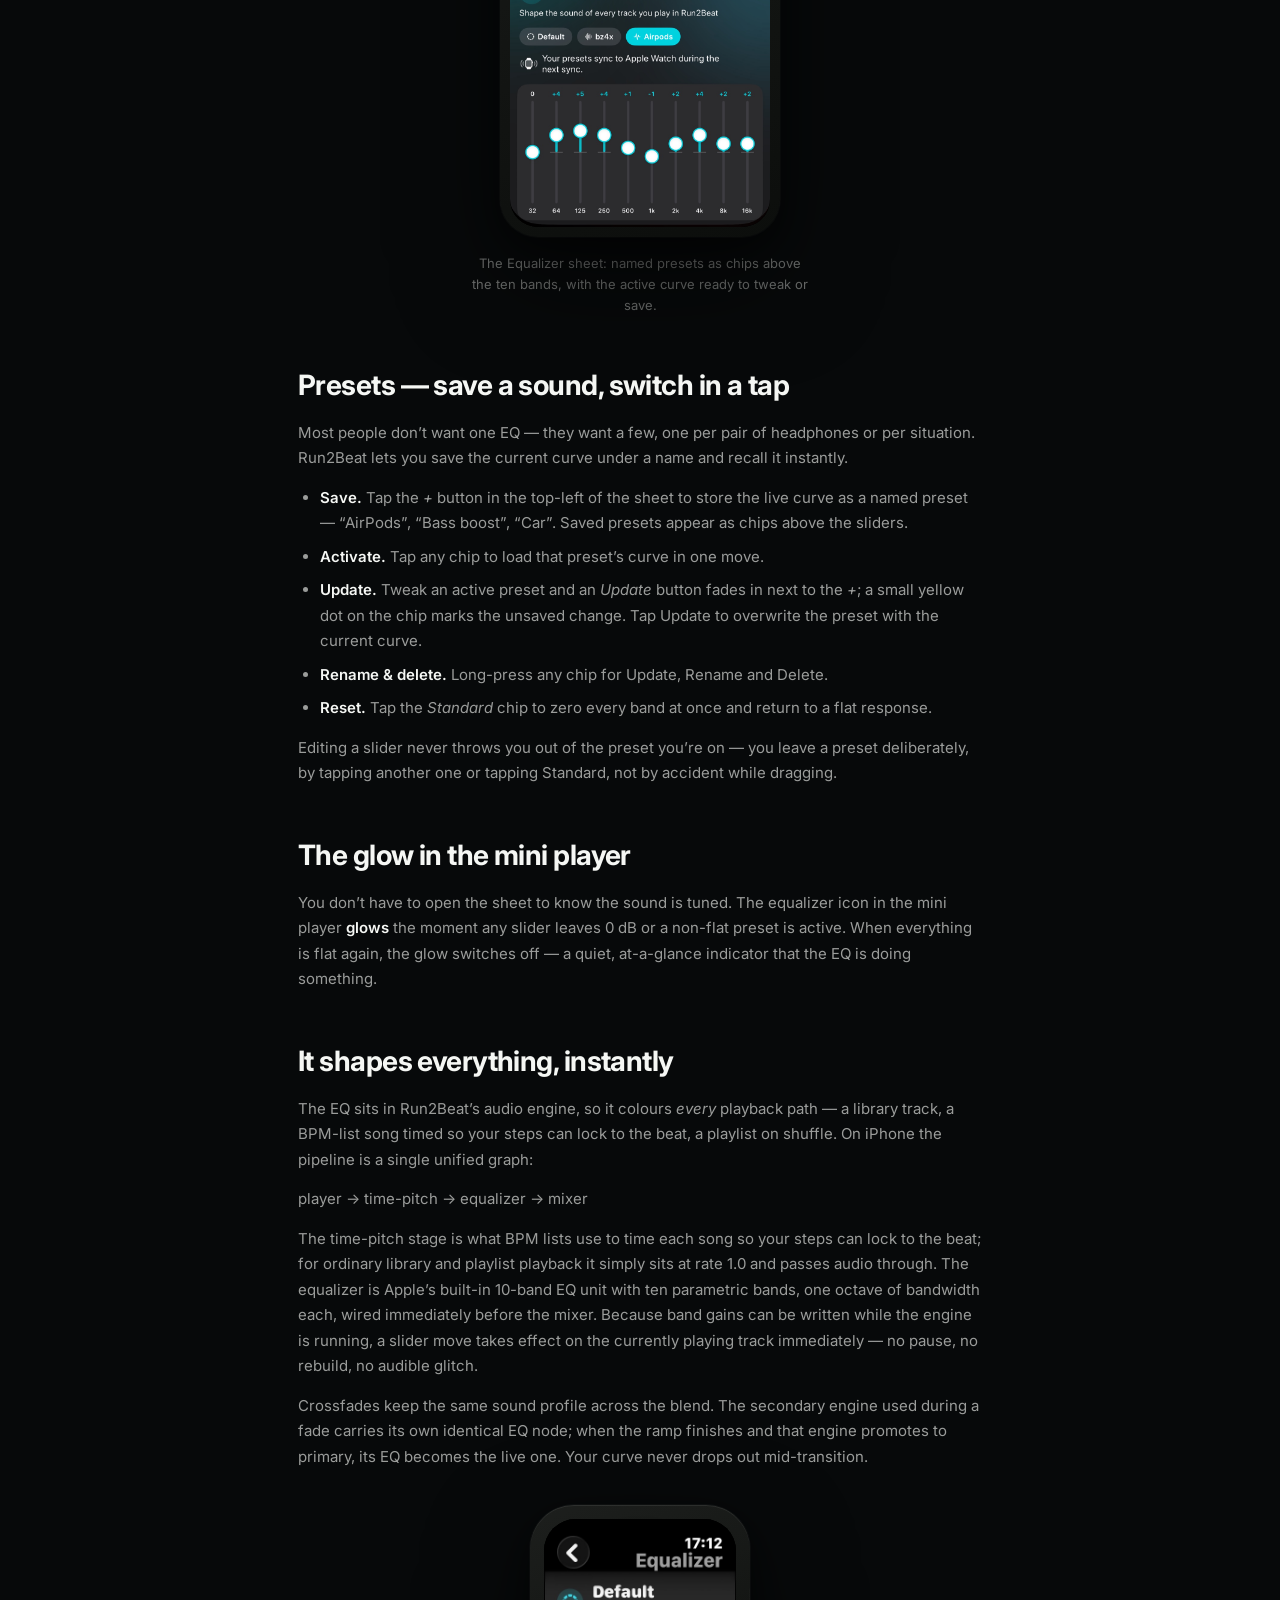
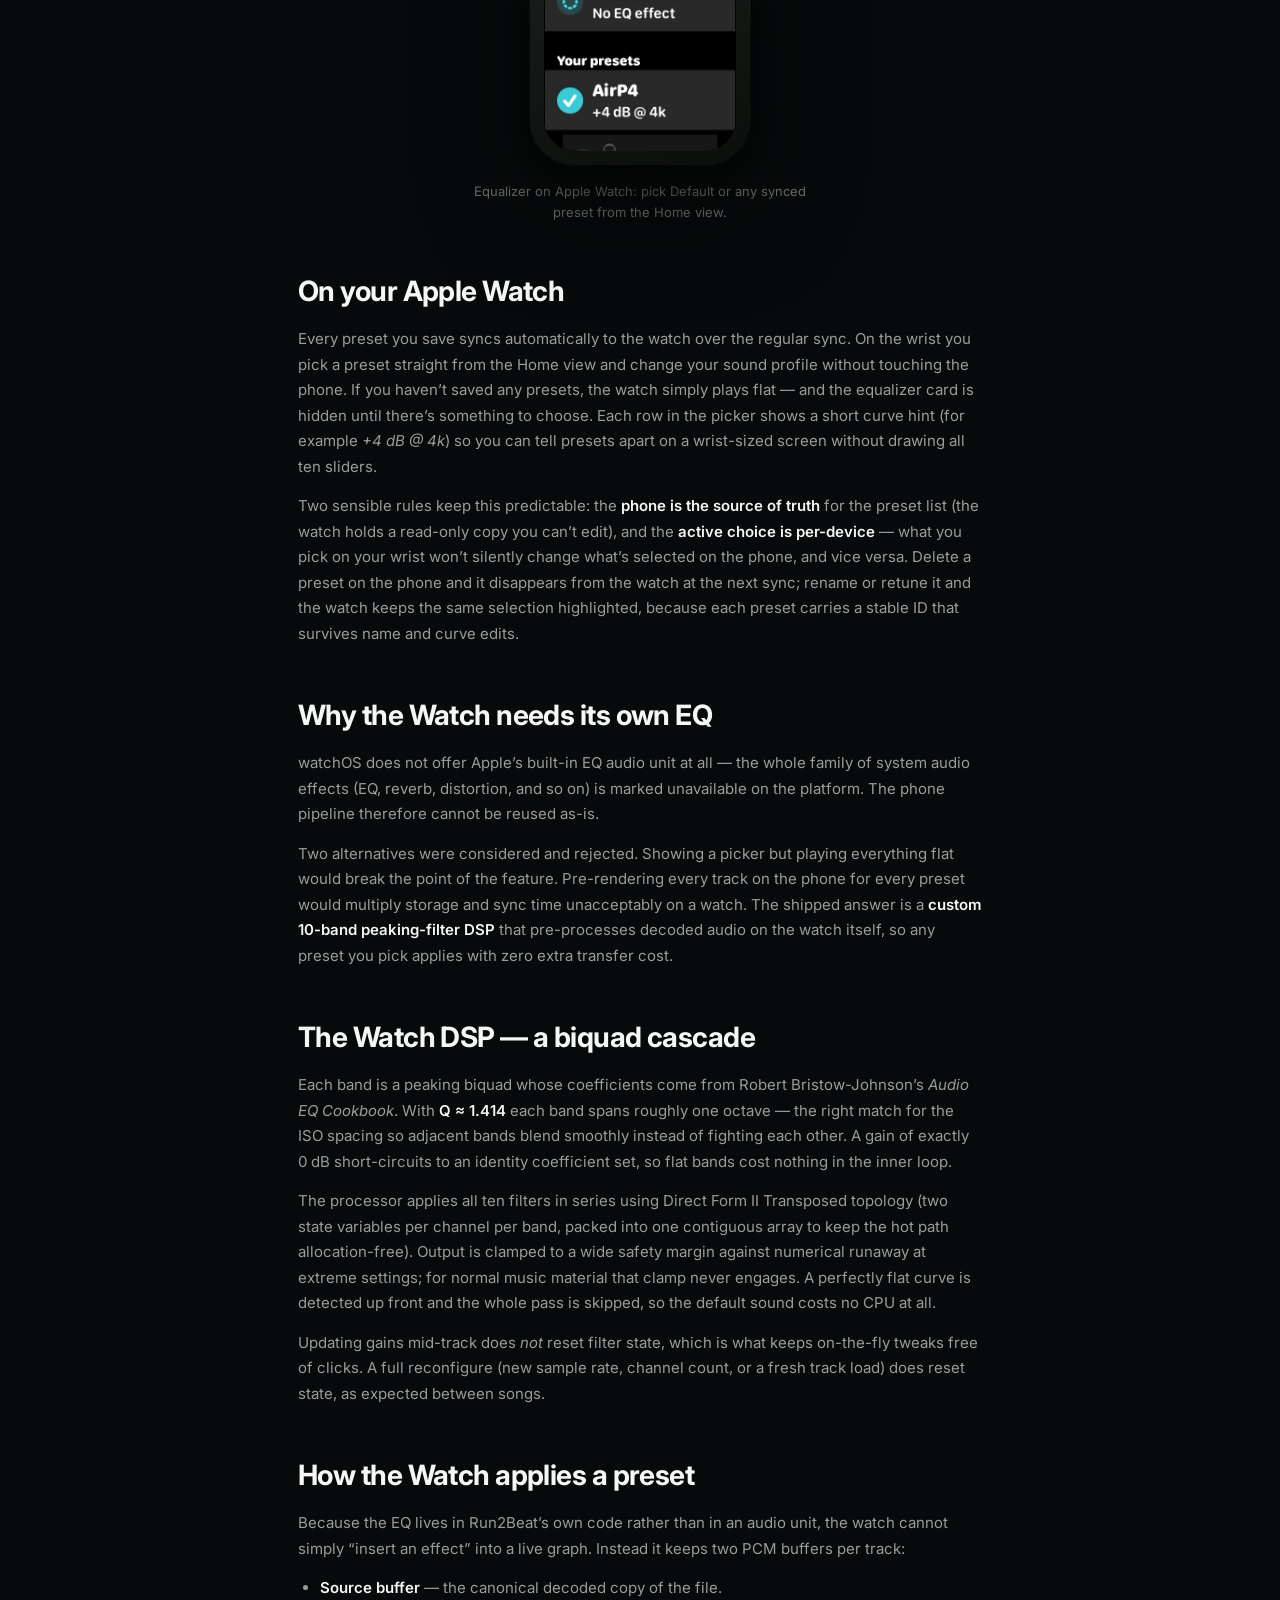
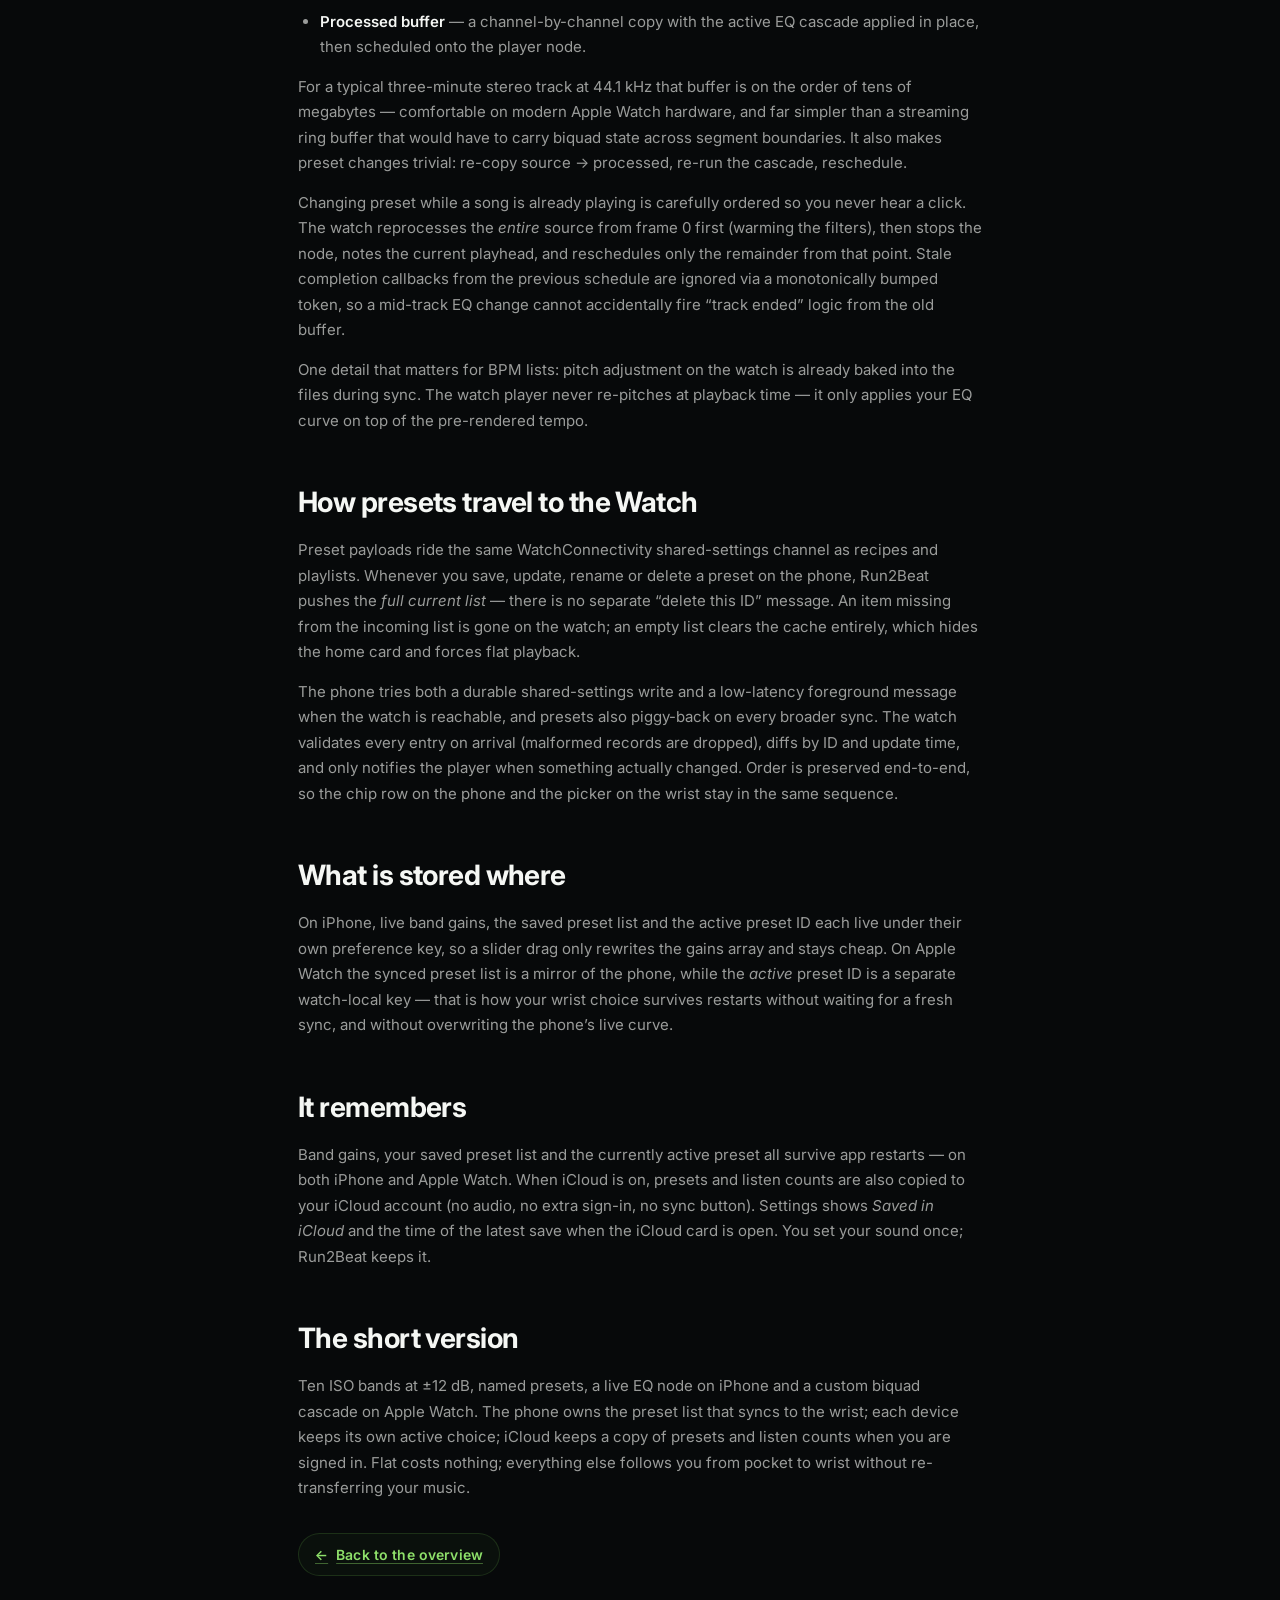
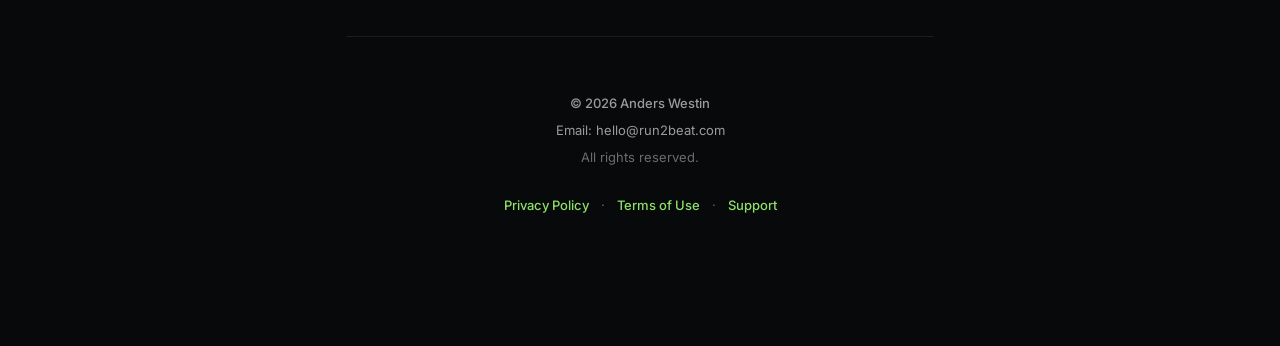
<file: equalizer.html>
<!DOCTYPE html>
<html lang="en">
<head>
    <meta charset="UTF-8" />
    <meta name="viewport" content="width=device-width, initial-scale=1.0" />
    <title>Equalizer &mdash; Run2Beat</title>
    <meta name="description" content="How the Run2Beat equalizer works in depth — ISO 10-band graphic EQ, named presets, Apple's built-in live EQ on iPhone, and a custom biquad cascade that brings the same curve to Apple Watch." />
    <meta name="theme-color" content="#0a0d0a" />

    <!-- Google tag (gtag.js) -->
    <script async src="https://www.googletagmanager.com/gtag/js?id=G-TS1EQ35CVJ"></script>
    <script>
      window.dataLayer = window.dataLayer || [];
      function gtag(){dataLayer.push(arguments);}
      gtag('js', new Date());
      gtag('config', 'G-TS1EQ35CVJ');
    </script>


    <link rel="icon" type="image/png" href="assets/app-icon.png" />
    <link rel="apple-touch-icon" href="assets/app-icon.png" />
    <link rel="stylesheet" href="styles.css?v=9" />
    <link rel="preconnect" href="https://fonts.googleapis.com" />
    <link rel="preconnect" href="https://fonts.gstatic.com" crossorigin />
    <link href="https://fonts.googleapis.com/css2?family=Inter:wght@300;400;500;600;700;800;900&display=swap" rel="stylesheet" />
</head>
<body>
    <div class="grain"></div>
    <div class="ambient ambient--green"></div>
    <div class="ambient ambient--mint"></div>

    <header class="nav">
        <a href="index.html" class="nav__brand">
            <img src="assets/app-icon.png" alt="" class="nav__icon" />
            <span class="nav__name">Run2Beat</span>
        </a>
        <nav class="nav__links">
            <a href="index.html">Home</a>
            <a href="privacy.html">Privacy</a>
            <a href="support.html">Support</a>
            <a href="https://apps.apple.com/app/id6763856621" class="nav__cta js-appstore" target="_blank" rel="noopener">Get the app</a>
        </nav>
    </header>

    <main class="legal">
        <section class="legal__hero">
            <p class="eyebrow eyebrow--center">Deep dive</p>
            <h1 class="legal__title">Shape it<br />to your<br />own ear.</h1>
            <p class="legal__lede">
                Run2Beat&rsquo;s equalizer shapes the sound of every track you play &mdash; library, BPM lists and playlists alike. Ten bands, named presets, and the same curve following you all the way out to your Apple Watch. This page is the long version of how it works.
            </p>
        </section>

        <section class="legal__body">

            <h2>What you can do</h2>
            <p>
                The equalizer is a <strong>10-band graphic EQ</strong> you reach from the Now Playing screen: tap the mini player at the bottom of the app to expand it, then tap the teal equalizer button. A sheet slides up with ten vertical sliders. Boost the bands you want, cut the ones you don&rsquo;t, save the result as a preset, and switch between presets with a single tap. Your settings stick around across app restarts and travel to your Apple Watch automatically. Signed in to iCloud, presets and the current curve are also saved there and come back if you reinstall.
            </p>

            <h2>Ten bands, &plusmn;12 dB</h2>
            <p>
                The sliders use the industry-standard ISO octave set &mdash; <strong>32, 64, 125, 250, 500&nbsp;Hz and 1, 2, 4, 8, 16&nbsp;kHz</strong> &mdash; spanning the full audible range, the same layout (and the same &plusmn;12&nbsp;dB range) you&rsquo;ll recognise from Apple Music and iTunes.
            </p>
            <ul>
                <li>Drag a slider up to boost that band by up to <strong>+12&nbsp;dB</strong>, or down to cut it by up to <strong>&minus;12&nbsp;dB</strong>.</li>
                <li><strong>0&nbsp;dB on every band</strong> is the flat default &mdash; no colouring at all.</li>
                <li><strong>Double-tap</strong> any single slider to instantly zero just that band.</li>
            </ul>

            <figure class="legal__figure">
                <div class="phone-frame" data-screenshot="equalizer">
                    <img src="assets/screenshots/equalizer.jpg" alt="The Run2Beat Equalizer sheet with named presets above ten frequency sliders, Airpods preset selected" onerror="this.style.display='none'" />
                    <div class="phone-frame__placeholder">
                        <div class="phone-frame__dot"></div>
                        <strong>Equalizer</strong>
                        <span>Screenshot placeholder</span>
                        <small>equalizer.jpg</small>
                    </div>
                </div>
                <figcaption>The Equalizer sheet: named presets as chips above the ten bands, with the active curve ready to tweak or save.</figcaption>
            </figure>

            <h2>Presets &mdash; save a sound, switch in a tap</h2>
            <p>
                Most people don&rsquo;t want one EQ &mdash; they want a few, one per pair of headphones or per situation. Run2Beat lets you save the current curve under a name and recall it instantly.
            </p>
            <ul>
                <li><strong>Save.</strong> Tap the <em>+</em> button in the top-left of the sheet to store the live curve as a named preset &mdash; &ldquo;AirPods&rdquo;, &ldquo;Bass boost&rdquo;, &ldquo;Car&rdquo;. Saved presets appear as chips above the sliders.</li>
                <li><strong>Activate.</strong> Tap any chip to load that preset&rsquo;s curve in one move.</li>
                <li><strong>Update.</strong> Tweak an active preset and an <em>Update</em> button fades in next to the <em>+</em>; a small yellow dot on the chip marks the unsaved change. Tap Update to overwrite the preset with the current curve.</li>
                <li><strong>Rename &amp; delete.</strong> Long-press any chip for Update, Rename and Delete.</li>
                <li><strong>Reset.</strong> Tap the <em>Standard</em> chip to zero every band at once and return to a flat response.</li>
            </ul>
            <p>
                Editing a slider never throws you out of the preset you&rsquo;re on &mdash; you leave a preset deliberately, by tapping another one or tapping Standard, not by accident while dragging.
            </p>

            <h2>The glow in the mini player</h2>
            <p>
                You don&rsquo;t have to open the sheet to know the sound is tuned. The equalizer icon in the mini player <strong>glows</strong> the moment any slider leaves 0&nbsp;dB or a non-flat preset is active. When everything is flat again, the glow switches off &mdash; a quiet, at-a-glance indicator that the EQ is doing something.
            </p>

            <h2>It shapes everything, instantly</h2>
            <p>
                The EQ sits in Run2Beat&rsquo;s audio engine, so it colours <em>every</em> playback path &mdash; a library track, a BPM-list song timed so your steps can lock to the beat, a playlist on shuffle. On iPhone the pipeline is a single unified graph:
            </p>
            <p>
                player &rarr; time-pitch &rarr; equalizer &rarr; mixer
            </p>
            <p>
                The time-pitch stage is what BPM lists use to time each song so your steps can lock to the beat; for ordinary library and playlist playback it simply sits at rate&nbsp;1.0 and passes audio through. The equalizer is Apple&rsquo;s built-in 10-band EQ unit with ten parametric bands, one octave of bandwidth each, wired immediately before the mixer. Because band gains can be written while the engine is running, a slider move takes effect on the currently playing track immediately &mdash; no pause, no rebuild, no audible glitch.
            </p>
            <p>
                Crossfades keep the same sound profile across the blend. The secondary engine used during a fade carries its own identical EQ node; when the ramp finishes and that engine promotes to primary, its EQ becomes the live one. Your curve never drops out mid-transition.
            </p>

            <figure class="legal__figure">
                <div class="phone-frame phone-frame--watch" data-screenshot="equalizer-watch">
                    <img src="assets/screenshots/equalizer-watch.jpg" alt="The Run2Beat Equalizer screen on Apple Watch, with Default and a saved AirP4 preset" onerror="this.style.display='none'" />
                    <div class="phone-frame__placeholder">
                        <div class="phone-frame__dot"></div>
                        <strong>Apple Watch</strong>
                        <span>Screenshot placeholder</span>
                        <small>equalizer-watch.jpg</small>
                    </div>
                </div>
                <figcaption>Equalizer on Apple Watch: pick Default or any synced preset from the Home view.</figcaption>
            </figure>

            <h2>On your Apple Watch</h2>
            <p>
                Every preset you save syncs automatically to the watch over the regular sync. On the wrist you pick a preset straight from the Home view and change your sound profile without touching the phone. If you haven&rsquo;t saved any presets, the watch simply plays flat &mdash; and the equalizer card is hidden until there&rsquo;s something to choose. Each row in the picker shows a short curve hint (for example <em>+4&nbsp;dB @ 4k</em>) so you can tell presets apart on a wrist-sized screen without drawing all ten sliders.
            </p>
            <p>
                Two sensible rules keep this predictable: the <strong>phone is the source of truth</strong> for the preset list (the watch holds a read-only copy you can&rsquo;t edit), and the <strong>active choice is per-device</strong> &mdash; what you pick on your wrist won&rsquo;t silently change what&rsquo;s selected on the phone, and vice versa. Delete a preset on the phone and it disappears from the watch at the next sync; rename or retune it and the watch keeps the same selection highlighted, because each preset carries a stable ID that survives name and curve edits.
            </p>

            <h2>Why the Watch needs its own EQ</h2>
            <p>
                watchOS does not offer Apple&rsquo;s built-in EQ audio unit at all &mdash; the whole family of system audio effects (EQ, reverb, distortion, and so on) is marked unavailable on the platform. The phone pipeline therefore cannot be reused as-is.
            </p>
            <p>
                Two alternatives were considered and rejected. Showing a picker but playing everything flat would break the point of the feature. Pre-rendering every track on the phone for every preset would multiply storage and sync time unacceptably on a watch. The shipped answer is a <strong>custom 10-band peaking-filter DSP</strong> that pre-processes decoded audio on the watch itself, so any preset you pick applies with zero extra transfer cost.
            </p>

            <h2>The Watch DSP &mdash; a biquad cascade</h2>
            <p>
                Each band is a peaking biquad whose coefficients come from Robert Bristow-Johnson&rsquo;s <em>Audio EQ Cookbook</em>. With <strong>Q&nbsp;&approx;&nbsp;1.414</strong> each band spans roughly one octave &mdash; the right match for the ISO spacing so adjacent bands blend smoothly instead of fighting each other. A gain of exactly 0&nbsp;dB short-circuits to an identity coefficient set, so flat bands cost nothing in the inner loop.
            </p>
            <p>
                The processor applies all ten filters in series using Direct Form&nbsp;II Transposed topology (two state variables per channel per band, packed into one contiguous array to keep the hot path allocation-free). Output is clamped to a wide safety margin against numerical runaway at extreme settings; for normal music material that clamp never engages. A perfectly flat curve is detected up front and the whole pass is skipped, so the default sound costs no CPU at all.
            </p>
            <p>
                Updating gains mid-track does <em>not</em> reset filter state, which is what keeps on-the-fly tweaks free of clicks. A full reconfigure (new sample rate, channel count, or a fresh track load) does reset state, as expected between songs.
            </p>

            <h2>How the Watch applies a preset</h2>
            <p>
                Because the EQ lives in Run2Beat&rsquo;s own code rather than in an audio unit, the watch cannot simply &ldquo;insert an effect&rdquo; into a live graph. Instead it keeps two PCM buffers per track:
            </p>
            <ul>
                <li><strong>Source buffer</strong> &mdash; the canonical decoded copy of the file.</li>
                <li><strong>Processed buffer</strong> &mdash; a channel-by-channel copy with the active EQ cascade applied in place, then scheduled onto the player node.</li>
            </ul>
            <p>
                For a typical three-minute stereo track at 44.1&nbsp;kHz that buffer is on the order of tens of megabytes &mdash; comfortable on modern Apple Watch hardware, and far simpler than a streaming ring buffer that would have to carry biquad state across segment boundaries. It also makes preset changes trivial: re-copy source &rarr; processed, re-run the cascade, reschedule.
            </p>
            <p>
                Changing preset while a song is already playing is carefully ordered so you never hear a click. The watch reprocesses the <em>entire</em> source from frame&nbsp;0 first (warming the filters), then stops the node, notes the current playhead, and reschedules only the remainder from that point. Stale completion callbacks from the previous schedule are ignored via a monotonically bumped token, so a mid-track EQ change cannot accidentally fire &ldquo;track ended&rdquo; logic from the old buffer.
            </p>
            <p>
                One detail that matters for BPM lists: pitch adjustment on the watch is already baked into the files during sync. The watch player never re-pitches at playback time &mdash; it only applies your EQ curve on top of the pre-rendered tempo.
            </p>

            <h2>How presets travel to the Watch</h2>
            <p>
                Preset payloads ride the same WatchConnectivity shared-settings channel as recipes and playlists. Whenever you save, update, rename or delete a preset on the phone, Run2Beat pushes the <em>full current list</em> &mdash; there is no separate &ldquo;delete this ID&rdquo; message. An item missing from the incoming list is gone on the watch; an empty list clears the cache entirely, which hides the home card and forces flat playback.
            </p>
            <p>
                The phone tries both a durable shared-settings write and a low-latency foreground message when the watch is reachable, and presets also piggy-back on every broader sync. The watch validates every entry on arrival (malformed records are dropped), diffs by ID and update time, and only notifies the player when something actually changed. Order is preserved end-to-end, so the chip row on the phone and the picker on the wrist stay in the same sequence.
            </p>

            <h2>What is stored where</h2>
            <p>
                On iPhone, live band gains, the saved preset list and the active preset ID each live under their own preference key, so a slider drag only rewrites the gains array and stays cheap. On Apple Watch the synced preset list is a mirror of the phone, while the <em>active</em> preset ID is a separate watch-local key &mdash; that is how your wrist choice survives restarts without waiting for a fresh sync, and without overwriting the phone&rsquo;s live curve.
            </p>

            <h2>It remembers</h2>
            <p>
                Band gains, your saved preset list and the currently active preset all survive app restarts &mdash; on both iPhone and Apple Watch. When iCloud is on, presets and listen counts are also copied to your iCloud account (no audio, no extra sign-in, no sync button). Settings shows <em>Saved in iCloud</em> and the time of the latest save when the iCloud card is open. You set your sound once; Run2Beat keeps it.
            </p>

            <h2>The short version</h2>
            <p>
                Ten ISO bands at &plusmn;12&nbsp;dB, named presets, a live EQ node on iPhone and a custom biquad cascade on Apple Watch. The phone owns the preset list that syncs to the wrist; each device keeps its own active choice; iCloud keeps a copy of presets and listen counts when you are signed in. Flat costs nothing; everything else follows you from pocket to wrist without re-transferring your music.
            </p>

            <a href="index.html" class="learn-more">
                <span class="learn-more__arrow" style="transform: scaleX(-1);">&rarr;</span>
                Back to the overview
            </a>

        </section>

        <footer class="footer">
            <p class="footer__copyright">© 2026 Anders Westin</p>
            <p>Email: <a href="mailto:hello@run2beat.com">hello@run2beat.com</a></p>
            <p class="footer__sub">All rights reserved.</p>
            <p class="footer__links">
                <a href="privacy.html">Privacy Policy</a>
                <span class="footer__sep">&middot;</span>
                <a href="terms.html">Terms of Use</a>
                <span class="footer__sep">&middot;</span>
                <a href="support.html">Support</a>
            </p>
        </footer>
    </main>

    <!-- App Store dialog -->
    <dialog class="tf-dialog" id="appstore-dialog" aria-labelledby="appstore-dialog-title">
        <button class="tf-dialog__close" type="button" aria-label="Close" data-tf-close>
            <svg viewBox="0 0 24 24" width="20" height="20" aria-hidden="true"><path stroke="currentColor" stroke-width="2" stroke-linecap="round" fill="none" d="M6 6l12 12M18 6L6 18"/></svg>
        </button>
        <div class="tf-dialog__inner">
            <p class="eyebrow eyebrow--center">On the App Store</p>
            <h3 class="tf-dialog__title" id="appstore-dialog-title">Get Run2Beat on your iPhone.</h3>
            <p class="tf-dialog__text">
                Run2Beat runs on iPhone and Apple Watch. Scan the QR code with your iPhone&rsquo;s camera, or open the App Store link below.
            </p>
            <div class="tf-dialog__qr">
                <img src="assets/app-store-qr.svg" alt="QR code to download Run2Beat on the App Store" />
            </div>
            <div class="tf-dialog__url-row">
                <code class="tf-dialog__url" id="appstore-dialog-url">https://apps.apple.com/app/id6763856621</code>
                <button class="tf-dialog__copy" type="button" data-tf-copy aria-label="Copy link">
                    <svg viewBox="0 0 24 24" width="16" height="16" aria-hidden="true"><path stroke="currentColor" stroke-width="2" stroke-linecap="round" stroke-linejoin="round" fill="none" d="M9 3h9a2 2 0 0 1 2 2v9M15 7H6a2 2 0 0 0-2 2v9a2 2 0 0 0 2 2h9a2 2 0 0 0 2-2V9a2 2 0 0 0-2-2z"/></svg>
                    <span data-tf-copy-label>Copy</span>
                </button>
            </div>
            <p class="tf-dialog__hint">Free on the App Store. No account, no ads.</p>
        </div>
    </dialog>

    <script src="script.js?v=7" defer></script>
</body>
</html>
</file>
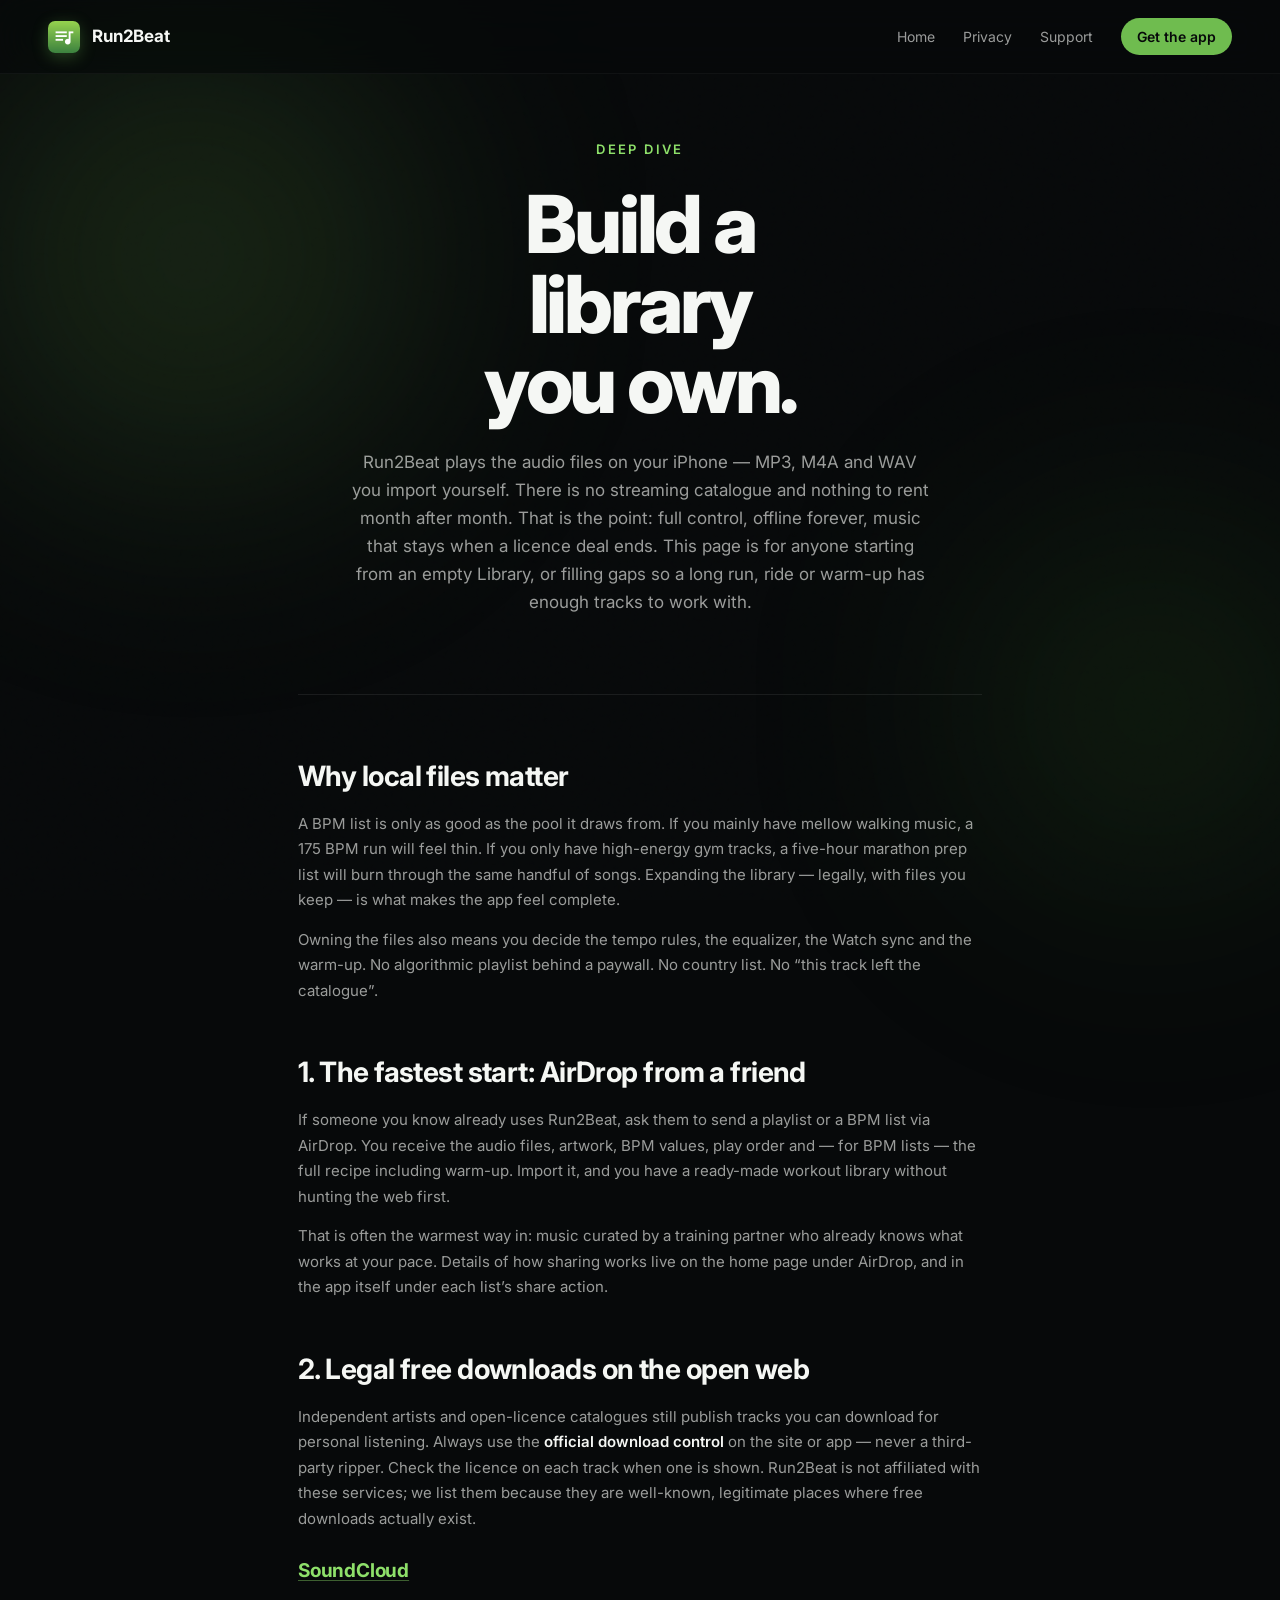
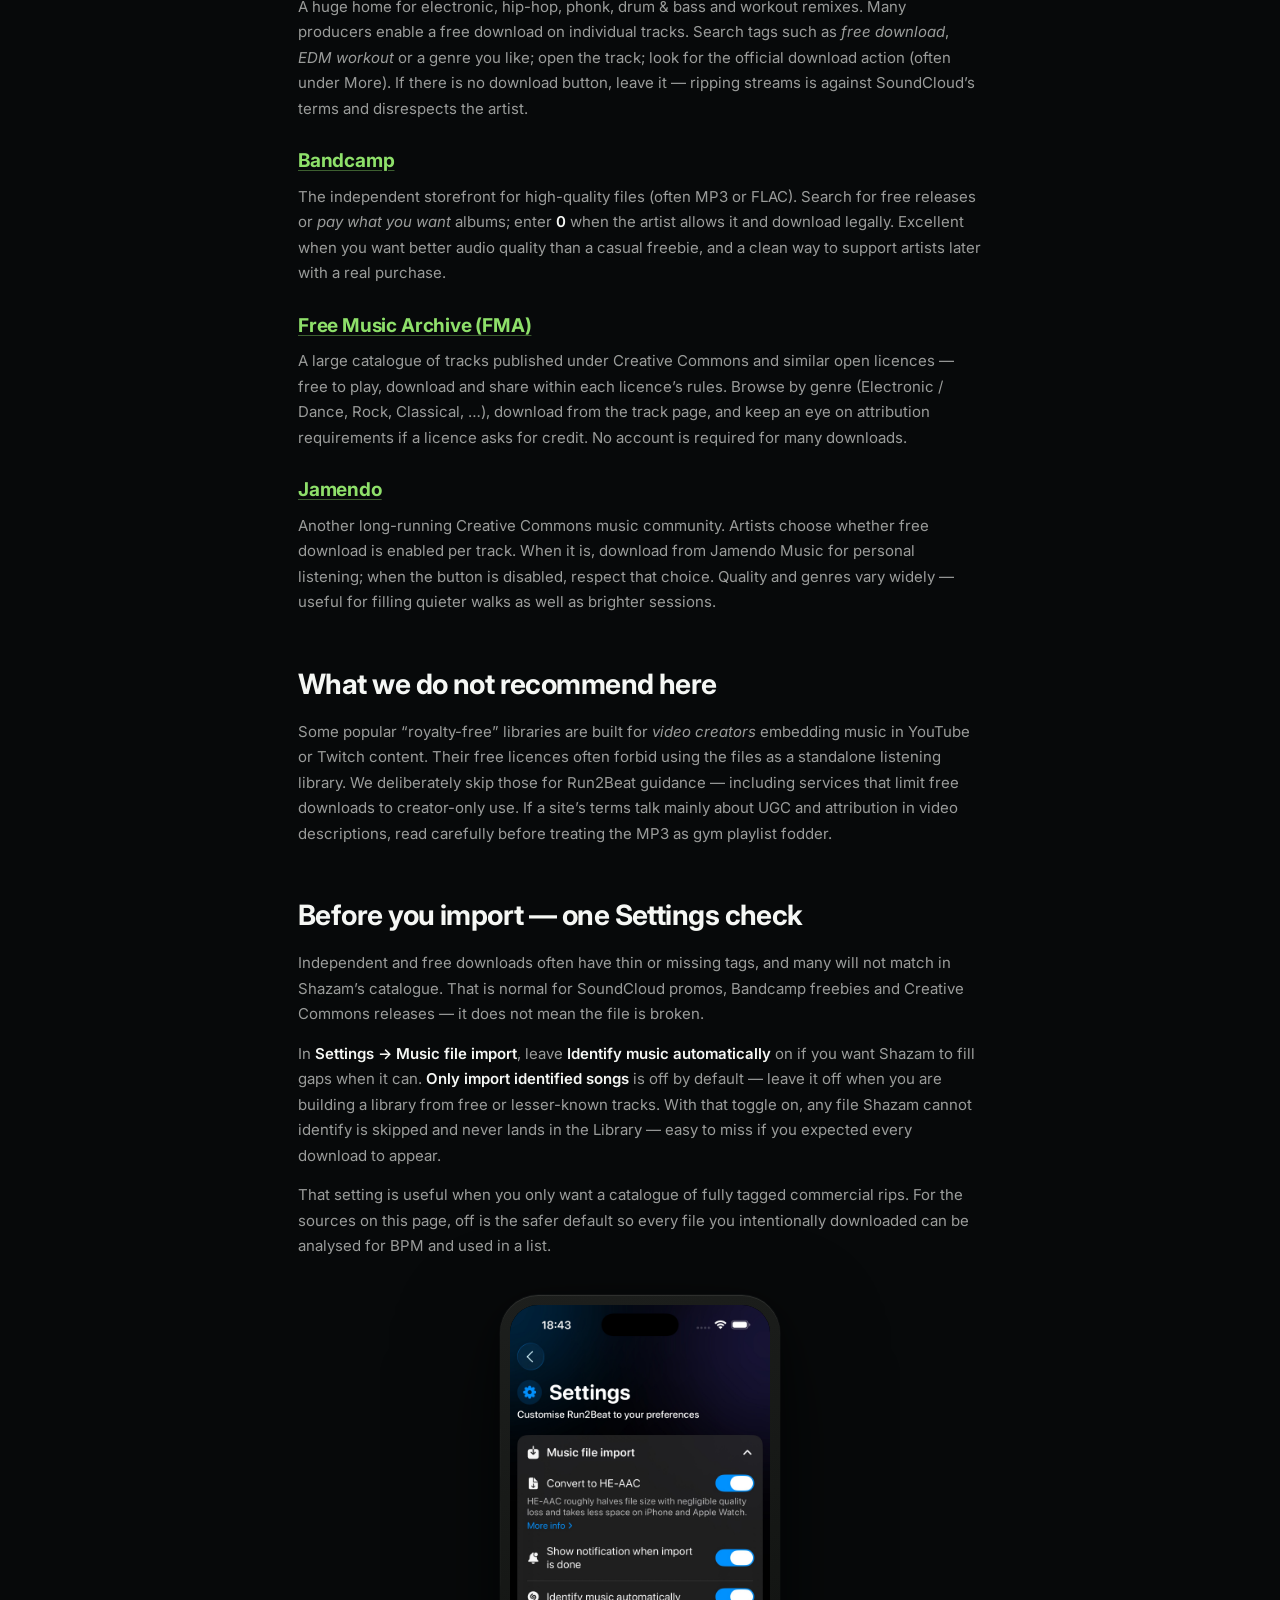
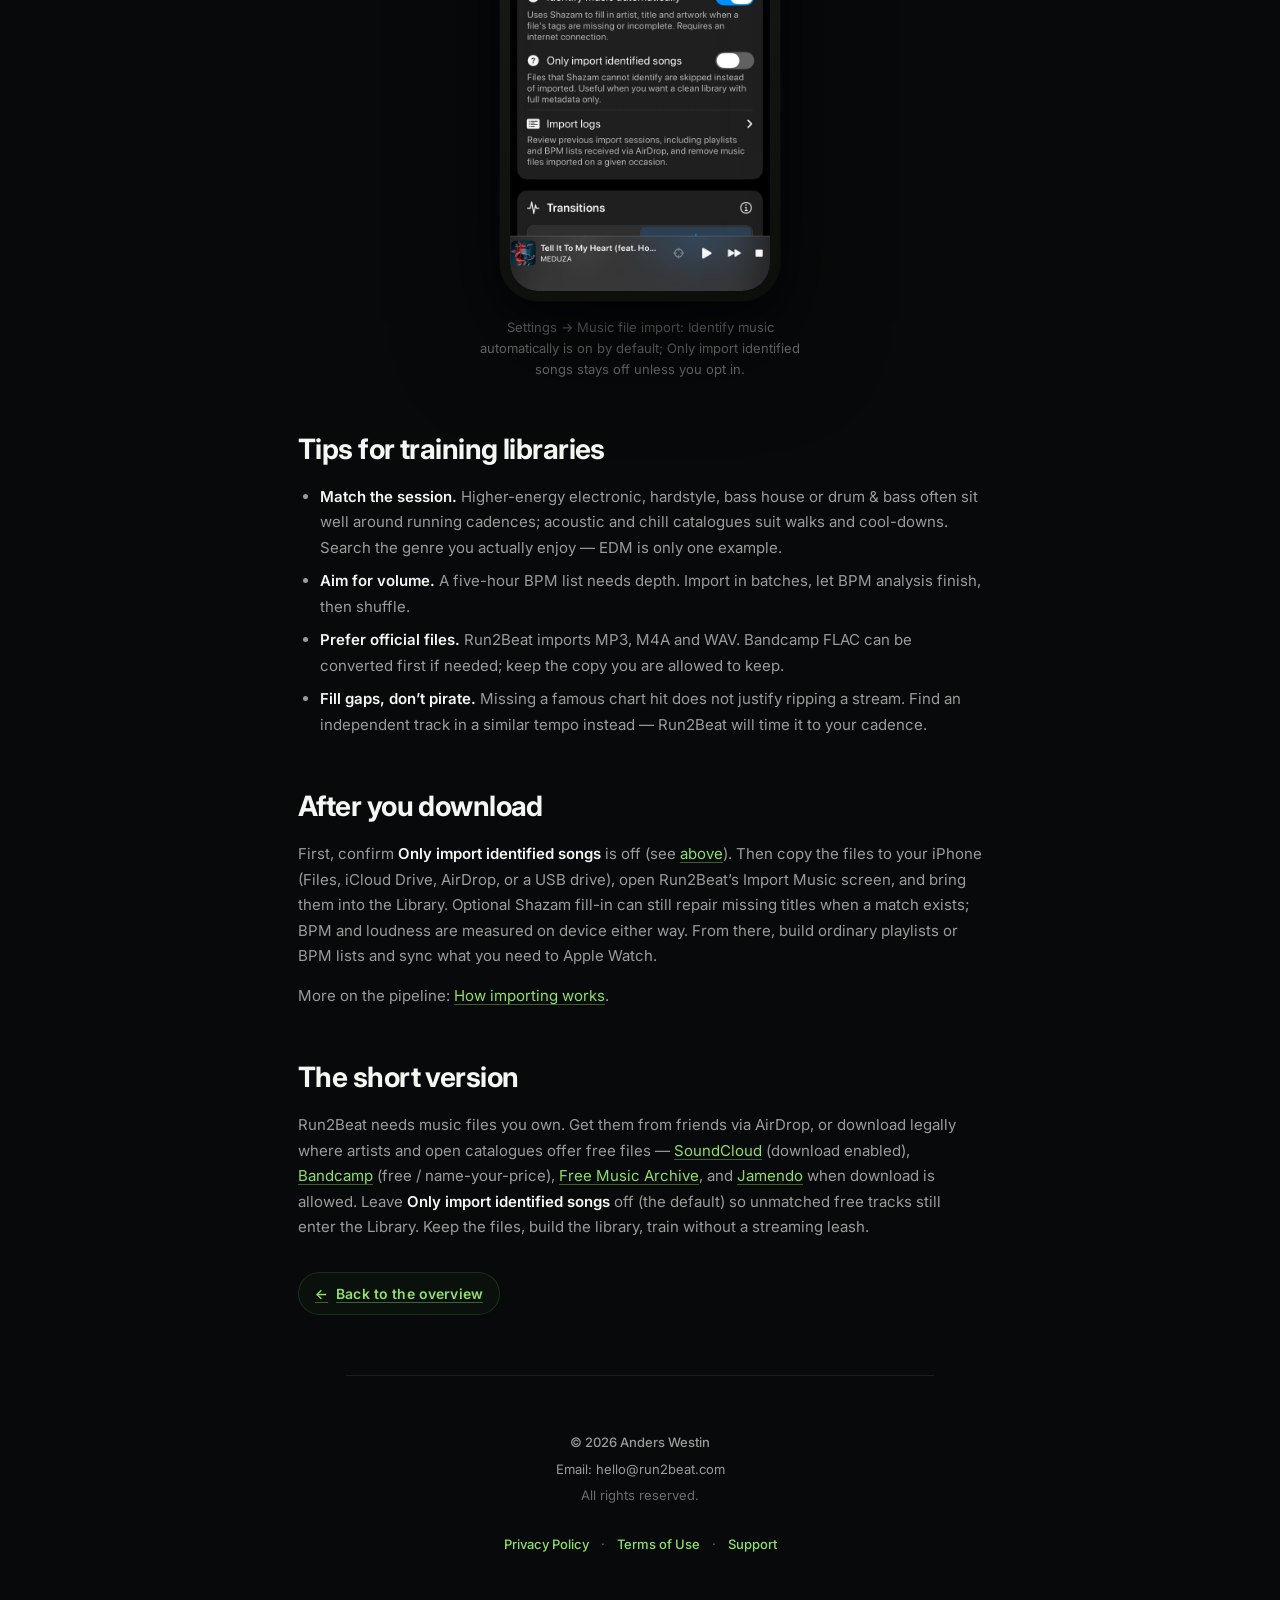
<file: find-music.html>
<!DOCTYPE html>
<html lang="en">
<head>
    <meta charset="UTF-8" />
    <meta name="viewport" content="width=device-width, initial-scale=1.0" />
    <title>Find music files &mdash; Run2Beat</title>
    <meta name="description" content="How to build a Run2Beat library with music you own — AirDrop from friends, and legal free downloads from SoundCloud, Bandcamp, Free Music Archive and Jamendo." />
    <meta name="theme-color" content="#0a0d0a" />

    <!-- Google tag (gtag.js) -->
    <script async src="https://www.googletagmanager.com/gtag/js?id=G-TS1EQ35CVJ"></script>
    <script>
      window.dataLayer = window.dataLayer || [];
      function gtag(){dataLayer.push(arguments);}
      gtag('js', new Date());
      gtag('config', 'G-TS1EQ35CVJ');
    </script>


    <link rel="icon" type="image/png" href="assets/app-icon.png" />
    <link rel="apple-touch-icon" href="assets/app-icon.png" />
    <link rel="stylesheet" href="styles.css?v=11" />
    <link rel="preconnect" href="https://fonts.googleapis.com" />
    <link rel="preconnect" href="https://fonts.gstatic.com" crossorigin />
    <link href="https://fonts.googleapis.com/css2?family=Inter:wght@300;400;500;600;700;800;900&display=swap" rel="stylesheet" />
</head>
<body>
    <div class="grain"></div>
    <div class="ambient ambient--green"></div>
    <div class="ambient ambient--mint"></div>

    <header class="nav">
        <a href="index.html" class="nav__brand">
            <img src="assets/app-icon.png" alt="" class="nav__icon" />
            <span class="nav__name">Run2Beat</span>
        </a>
        <nav class="nav__links">
            <a href="index.html">Home</a>
            <a href="privacy.html">Privacy</a>
            <a href="support.html">Support</a>
            <a href="https://apps.apple.com/app/id6763856621" class="nav__cta js-appstore" target="_blank" rel="noopener">Get the app</a>
        </nav>
    </header>

    <main class="legal">
        <section class="legal__hero">
            <p class="eyebrow eyebrow--center">Deep dive</p>
            <h1 class="legal__title">Build a<br />library<br />you own.</h1>
            <p class="legal__lede">
                Run2Beat plays the audio files on your iPhone &mdash; MP3, M4A and WAV you import yourself. There is no streaming catalogue and nothing to rent month after month. That is the point: full control, offline forever, music that stays when a licence deal ends. This page is for anyone starting from an empty Library, or filling gaps so a long run, ride or warm-up has enough tracks to work with.
            </p>
        </section>

        <section class="legal__body">

            <h2>Why local files matter</h2>
            <p>
                A BPM list is only as good as the pool it draws from. If you mainly have mellow walking music, a 175&nbsp;BPM run will feel thin. If you only have high-energy gym tracks, a five-hour marathon prep list will burn through the same handful of songs. Expanding the library &mdash; legally, with files you keep &mdash; is what makes the app feel complete.
            </p>
            <p>
                Owning the files also means you decide the tempo rules, the equalizer, the Watch sync and the warm-up. No algorithmic playlist behind a paywall. No country list. No &ldquo;this track left the catalogue&rdquo;.
            </p>

            <h2>1. The fastest start: AirDrop from a friend</h2>
            <p>
                If someone you know already uses Run2Beat, ask them to send a playlist or a BPM list via AirDrop. You receive the audio files, artwork, BPM values, play order and &mdash; for BPM lists &mdash; the full recipe including warm-up. Import it, and you have a ready-made workout library without hunting the web first.
            </p>
            <p>
                That is often the warmest way in: music curated by a training partner who already knows what works at your pace. Details of how sharing works live on the home page under AirDrop, and in the app itself under each list&rsquo;s share action.
            </p>

            <h2>2. Legal free downloads on the open web</h2>
            <p>
                Independent artists and open-licence catalogues still publish tracks you can download for personal listening. Always use the <strong>official download control</strong> on the site or app &mdash; never a third-party ripper. Check the licence on each track when one is shown. Run2Beat is not affiliated with these services; we list them because they are well-known, legitimate places where free downloads actually exist.
            </p>

            <h3><a class="find-music-source" href="https://soundcloud.com" data-destination="soundcloud" target="_blank" rel="noopener noreferrer">SoundCloud</a></h3>
            <p>
                A huge home for electronic, hip-hop, phonk, drum &amp; bass and workout remixes. Many producers enable a free download on individual tracks. Search tags such as <em>free download</em>, <em>EDM workout</em> or a genre you like; open the track; look for the official download action (often under More). If there is no download button, leave it &mdash; ripping streams is against SoundCloud&rsquo;s terms and disrespects the artist.
            </p>

            <h3><a class="find-music-source" href="https://bandcamp.com" data-destination="bandcamp" target="_blank" rel="noopener noreferrer">Bandcamp</a></h3>
            <p>
                The independent storefront for high-quality files (often MP3 or FLAC). Search for free releases or <em>pay what you want</em> albums; enter <strong>0</strong> when the artist allows it and download legally. Excellent when you want better audio quality than a casual freebie, and a clean way to support artists later with a real purchase.
            </p>

            <h3><a class="find-music-source" href="https://freemusicarchive.org" data-destination="freemusicarchive" target="_blank" rel="noopener noreferrer">Free Music Archive (FMA)</a></h3>
            <p>
                A large catalogue of tracks published under Creative Commons and similar open licences &mdash; free to play, download and share within each licence&rsquo;s rules. Browse by genre (Electronic / Dance, Rock, Classical, &hellip;), download from the track page, and keep an eye on attribution requirements if a licence asks for credit. No account is required for many downloads.
            </p>

            <h3><a class="find-music-source" href="https://www.jamendo.com" data-destination="jamendo" target="_blank" rel="noopener noreferrer">Jamendo</a></h3>
            <p>
                Another long-running Creative Commons music community. Artists choose whether free download is enabled per track. When it is, download from Jamendo Music for personal listening; when the button is disabled, respect that choice. Quality and genres vary widely &mdash; useful for filling quieter walks as well as brighter sessions.
            </p>

            <h2>What we do not recommend here</h2>
            <p>
                Some popular &ldquo;royalty-free&rdquo; libraries are built for <em>video creators</em> embedding music in YouTube or Twitch content. Their free licences often forbid using the files as a standalone listening library. We deliberately skip those for Run2Beat guidance &mdash; including services that limit free downloads to creator-only use. If a site&rsquo;s terms talk mainly about UGC and attribution in video descriptions, read carefully before treating the MP3 as gym playlist fodder.
            </p>

            <h2 id="import-settings">Before you import &mdash; one Settings check</h2>
            <p>
                Independent and free downloads often have thin or missing tags, and many will not match in Shazam&rsquo;s catalogue. That is normal for SoundCloud promos, Bandcamp freebies and Creative Commons releases &mdash; it does not mean the file is broken.
            </p>
            <p>
                In <strong>Settings &rarr; Music file import</strong>, leave <strong>Identify music automatically</strong> on if you want Shazam to fill gaps when it can. <strong>Only import identified songs</strong> is off by default &mdash; leave it off when you are building a library from free or lesser-known tracks. With that toggle on, any file Shazam cannot identify is skipped and never lands in the Library &mdash; easy to miss if you expected every download to appear.
            </p>
            <p>
                That setting is useful when you only want a catalogue of fully tagged commercial rips. For the sources on this page, off is the safer default so every file you intentionally downloaded can be analysed for BPM and used in a list.
            </p>

            <figure class="legal__figure">
                <div class="phone-frame" data-screenshot="settings-import">
                    <img src="assets/screenshots/settings-import.jpg" alt="Run2Beat Settings showing Music file import options, including Identify music automatically and Only import identified songs" onerror="this.style.display='none'" />
                    <div class="phone-frame__placeholder">
                        <div class="phone-frame__dot"></div>
                        <strong>Import settings</strong>
                        <span>Screenshot placeholder</span>
                        <small>settings-import.jpg</small>
                    </div>
                </div>
                <figcaption>Settings &rarr; Music file import: Identify music automatically is on by default; Only import identified songs stays off unless you opt in.</figcaption>
            </figure>

            <h2>Tips for training libraries</h2>
            <ul>
                <li><strong>Match the session.</strong> Higher-energy electronic, hardstyle, bass house or drum &amp; bass often sit well around running cadences; acoustic and chill catalogues suit walks and cool-downs. Search the genre you actually enjoy &mdash; EDM is only one example.</li>
                <li><strong>Aim for volume.</strong> A five-hour BPM list needs depth. Import in batches, let BPM analysis finish, then shuffle.</li>
                <li><strong>Prefer official files.</strong> Run2Beat imports MP3, M4A and WAV. Bandcamp FLAC can be converted first if needed; keep the copy you are allowed to keep.</li>
                <li><strong>Fill gaps, don&rsquo;t pirate.</strong> Missing a famous chart hit does not justify ripping a stream. Find an independent track in a similar tempo instead &mdash; Run2Beat will time it to your cadence.</li>
            </ul>

            <h2>After you download</h2>
            <p>
                First, confirm <strong>Only import identified songs</strong> is off (see <a href="#import-settings">above</a>). Then copy the files to your iPhone (Files, iCloud Drive, AirDrop, or a USB drive), open Run2Beat&rsquo;s Import Music screen, and bring them into the Library. Optional Shazam fill-in can still repair missing titles when a match exists; BPM and loudness are measured on device either way. From there, build ordinary playlists or BPM lists and sync what you need to Apple Watch.
            </p>
            <p>
                More on the pipeline: <a href="import.html">How importing works</a>.
            </p>

            <h2>The short version</h2>
            <p>
                Run2Beat needs music files you own. Get them from friends via AirDrop, or download legally where artists and open catalogues offer free files &mdash;
                <a class="find-music-source" href="https://soundcloud.com" data-destination="soundcloud" target="_blank" rel="noopener noreferrer">SoundCloud</a> (download enabled),
                <a class="find-music-source" href="https://bandcamp.com" data-destination="bandcamp" target="_blank" rel="noopener noreferrer">Bandcamp</a> (free / name-your-price),
                <a class="find-music-source" href="https://freemusicarchive.org" data-destination="freemusicarchive" target="_blank" rel="noopener noreferrer">Free Music Archive</a>, and
                <a class="find-music-source" href="https://www.jamendo.com" data-destination="jamendo" target="_blank" rel="noopener noreferrer">Jamendo</a> when download is allowed. Leave <strong>Only import identified songs</strong> off (the default) so unmatched free tracks still enter the Library. Keep the files, build the library, train without a streaming leash.
            </p>

            <a href="index.html#find-music" class="learn-more">
                <span class="learn-more__arrow" style="transform: scaleX(-1);">&rarr;</span>
                Back to the overview
            </a>

        </section>

        <footer class="footer">
            <p class="footer__copyright">© 2026 Anders Westin</p>
            <p>Email: <a href="mailto:hello@run2beat.com">hello@run2beat.com</a></p>
            <p class="footer__sub">All rights reserved.</p>
            <p class="footer__links">
                <a href="privacy.html">Privacy Policy</a>
                <span class="footer__sep">&middot;</span>
                <a href="terms.html">Terms of Use</a>
                <span class="footer__sep">&middot;</span>
                <a href="support.html">Support</a>
            </p>
        </footer>
    </main>

    <dialog class="tf-dialog" id="appstore-dialog" aria-labelledby="appstore-dialog-title">
        <button class="tf-dialog__close" type="button" aria-label="Close" data-tf-close>
            <svg viewBox="0 0 24 24" width="20" height="20" aria-hidden="true"><path stroke="currentColor" stroke-width="2" stroke-linecap="round" fill="none" d="M6 6l12 12M18 6L6 18"/></svg>
        </button>
        <div class="tf-dialog__inner">
            <p class="eyebrow eyebrow--center">On the App Store</p>
            <h3 class="tf-dialog__title" id="appstore-dialog-title">Get Run2Beat on your iPhone.</h3>
            <p class="tf-dialog__text">
                Run2Beat runs on iPhone and Apple Watch. Scan the QR code with your iPhone&rsquo;s camera, or open the App Store link below.
            </p>
            <div class="tf-dialog__qr">
                <img src="assets/app-store-qr.svg" alt="QR code to download Run2Beat on the App Store" />
            </div>
            <div class="tf-dialog__url-row">
                <code class="tf-dialog__url" id="appstore-dialog-url">https://apps.apple.com/app/id6763856621</code>
                <button class="tf-dialog__copy" type="button" data-tf-copy aria-label="Copy link">
                    <svg viewBox="0 0 24 24" width="16" height="16" aria-hidden="true"><path stroke="currentColor" stroke-width="2" stroke-linecap="round" stroke-linejoin="round" fill="none" d="M9 3h9a2 2 0 0 1 2 2v9M15 7H6a2 2 0 0 0-2 2v9a2 2 0 0 0 2 2h9a2 2 0 0 0 2-2V9a2 2 0 0 0-2-2z"/></svg>
                    <span data-tf-copy-label>Copy</span>
                </button>
            </div>
            <p class="tf-dialog__hint">Free on the App Store. No account, no ads.</p>
        </div>
    </dialog>

    <script src="script.js?v=7" defer></script>
</body>
</html>
</file>
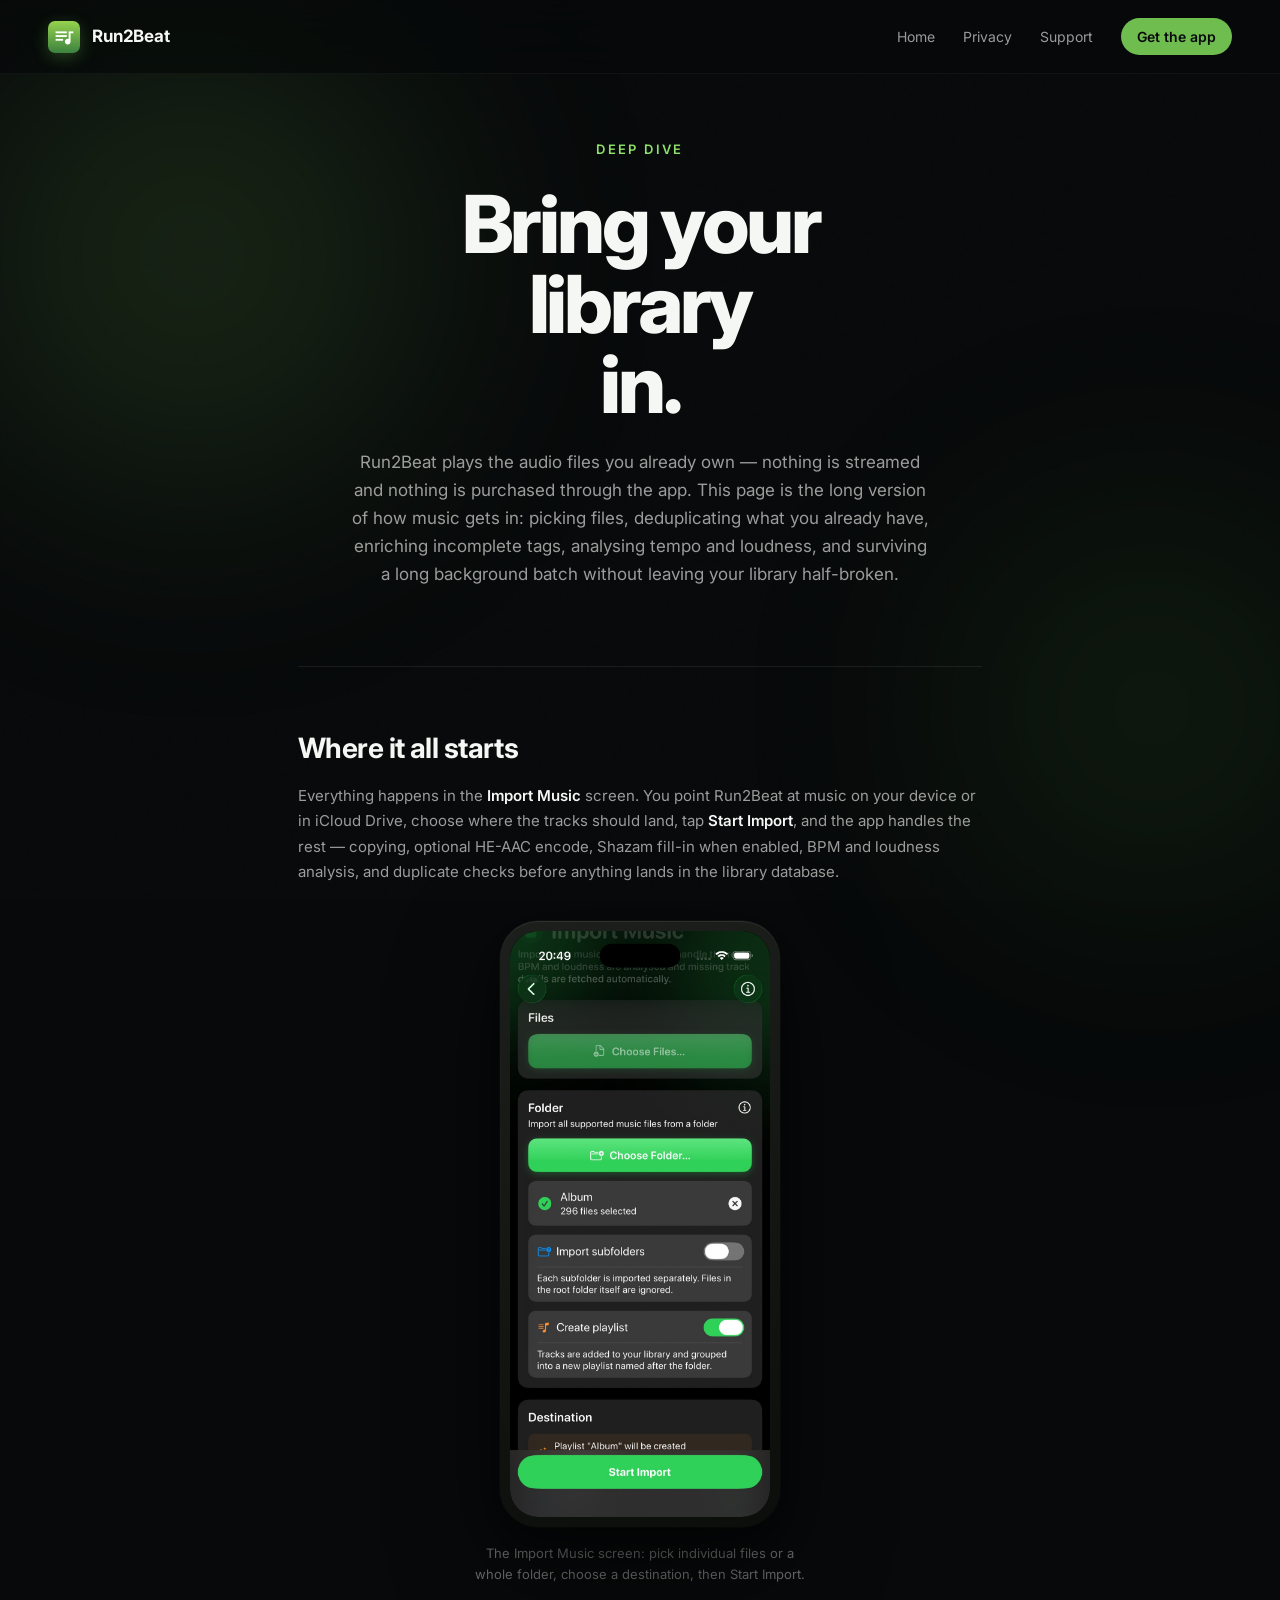
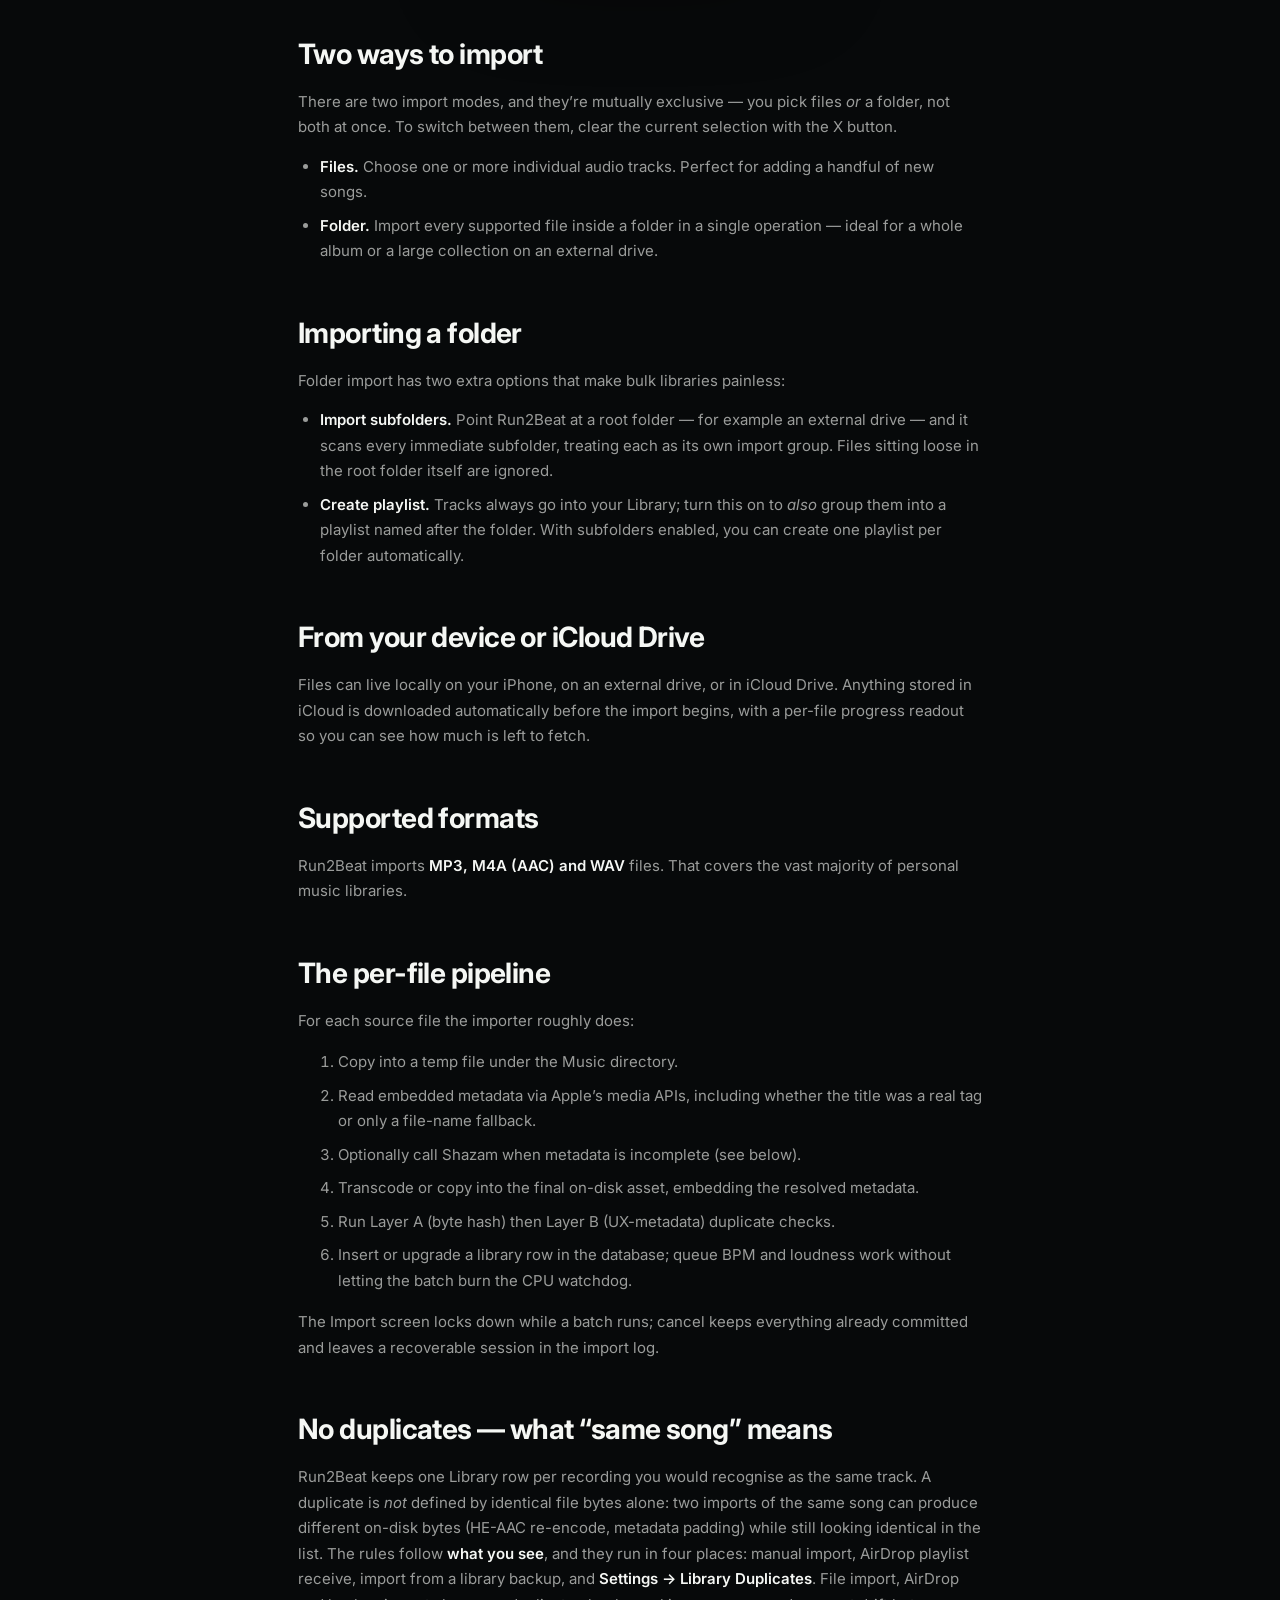
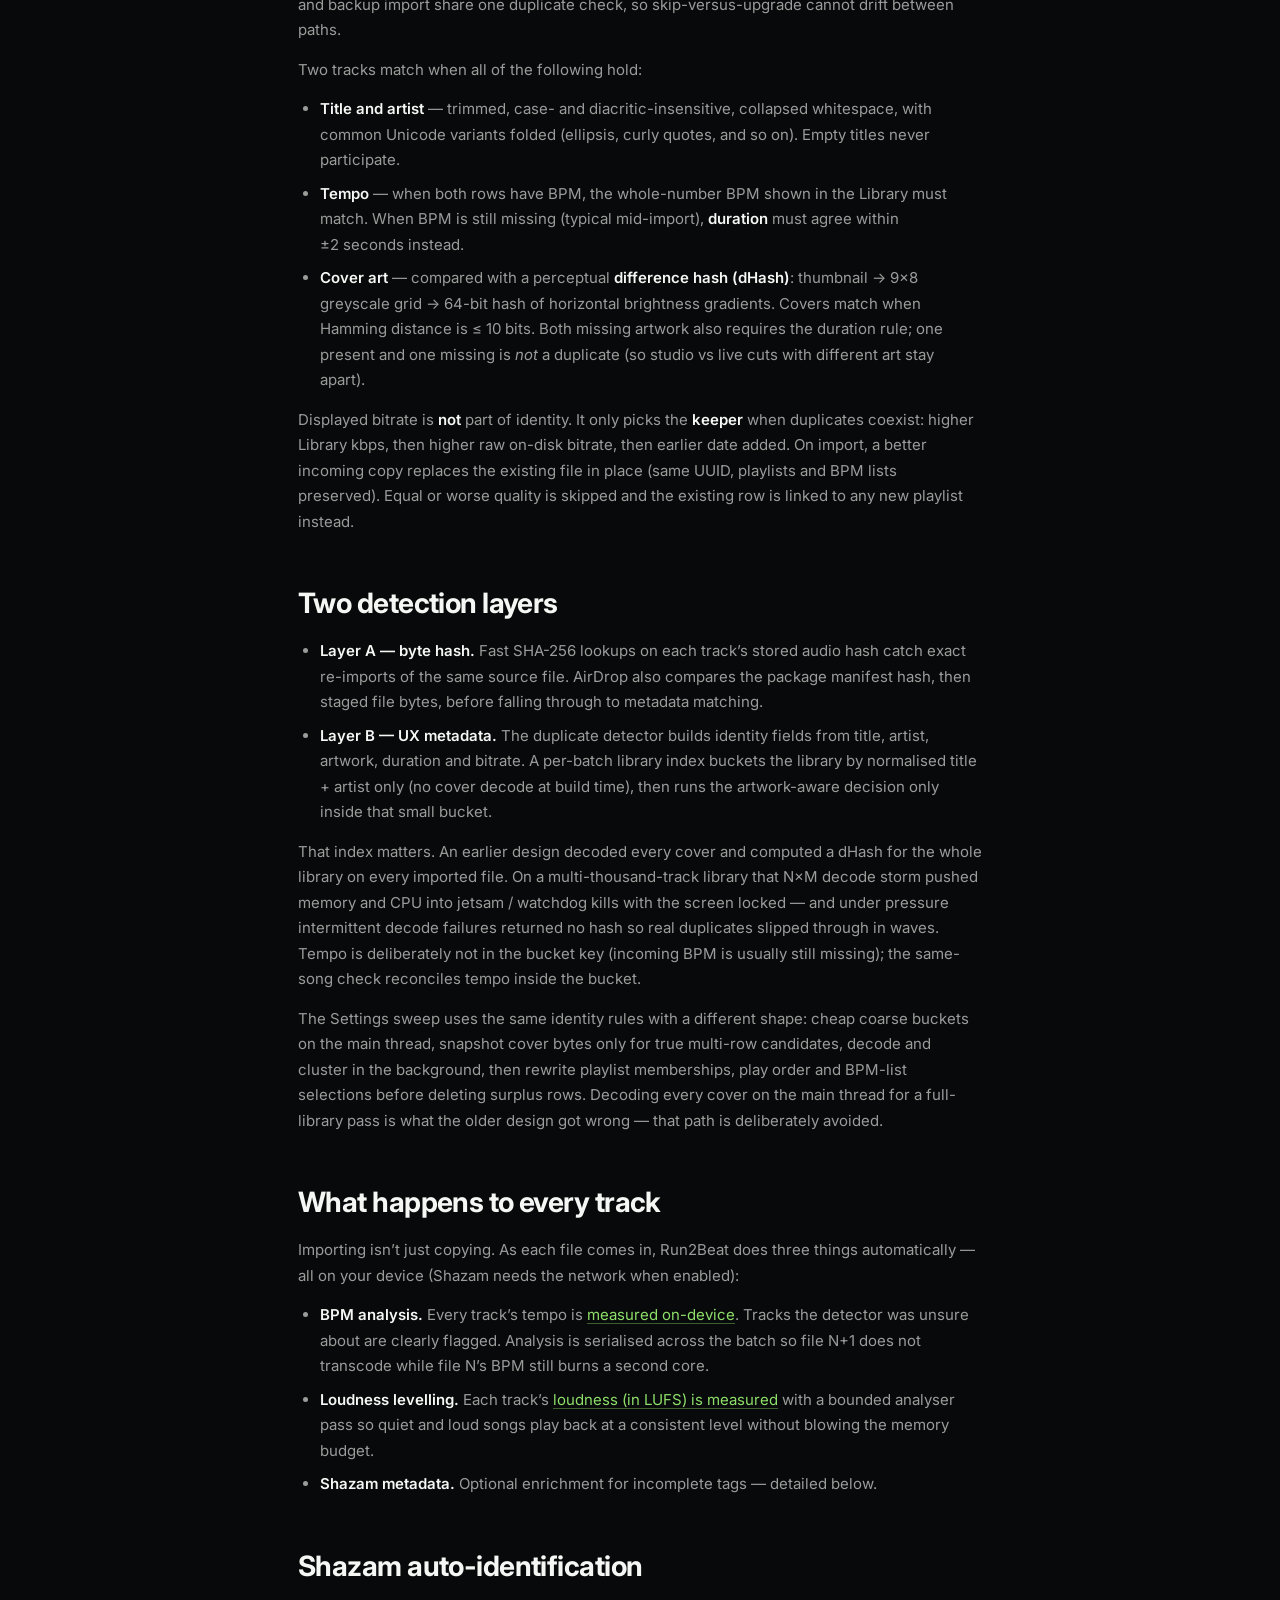
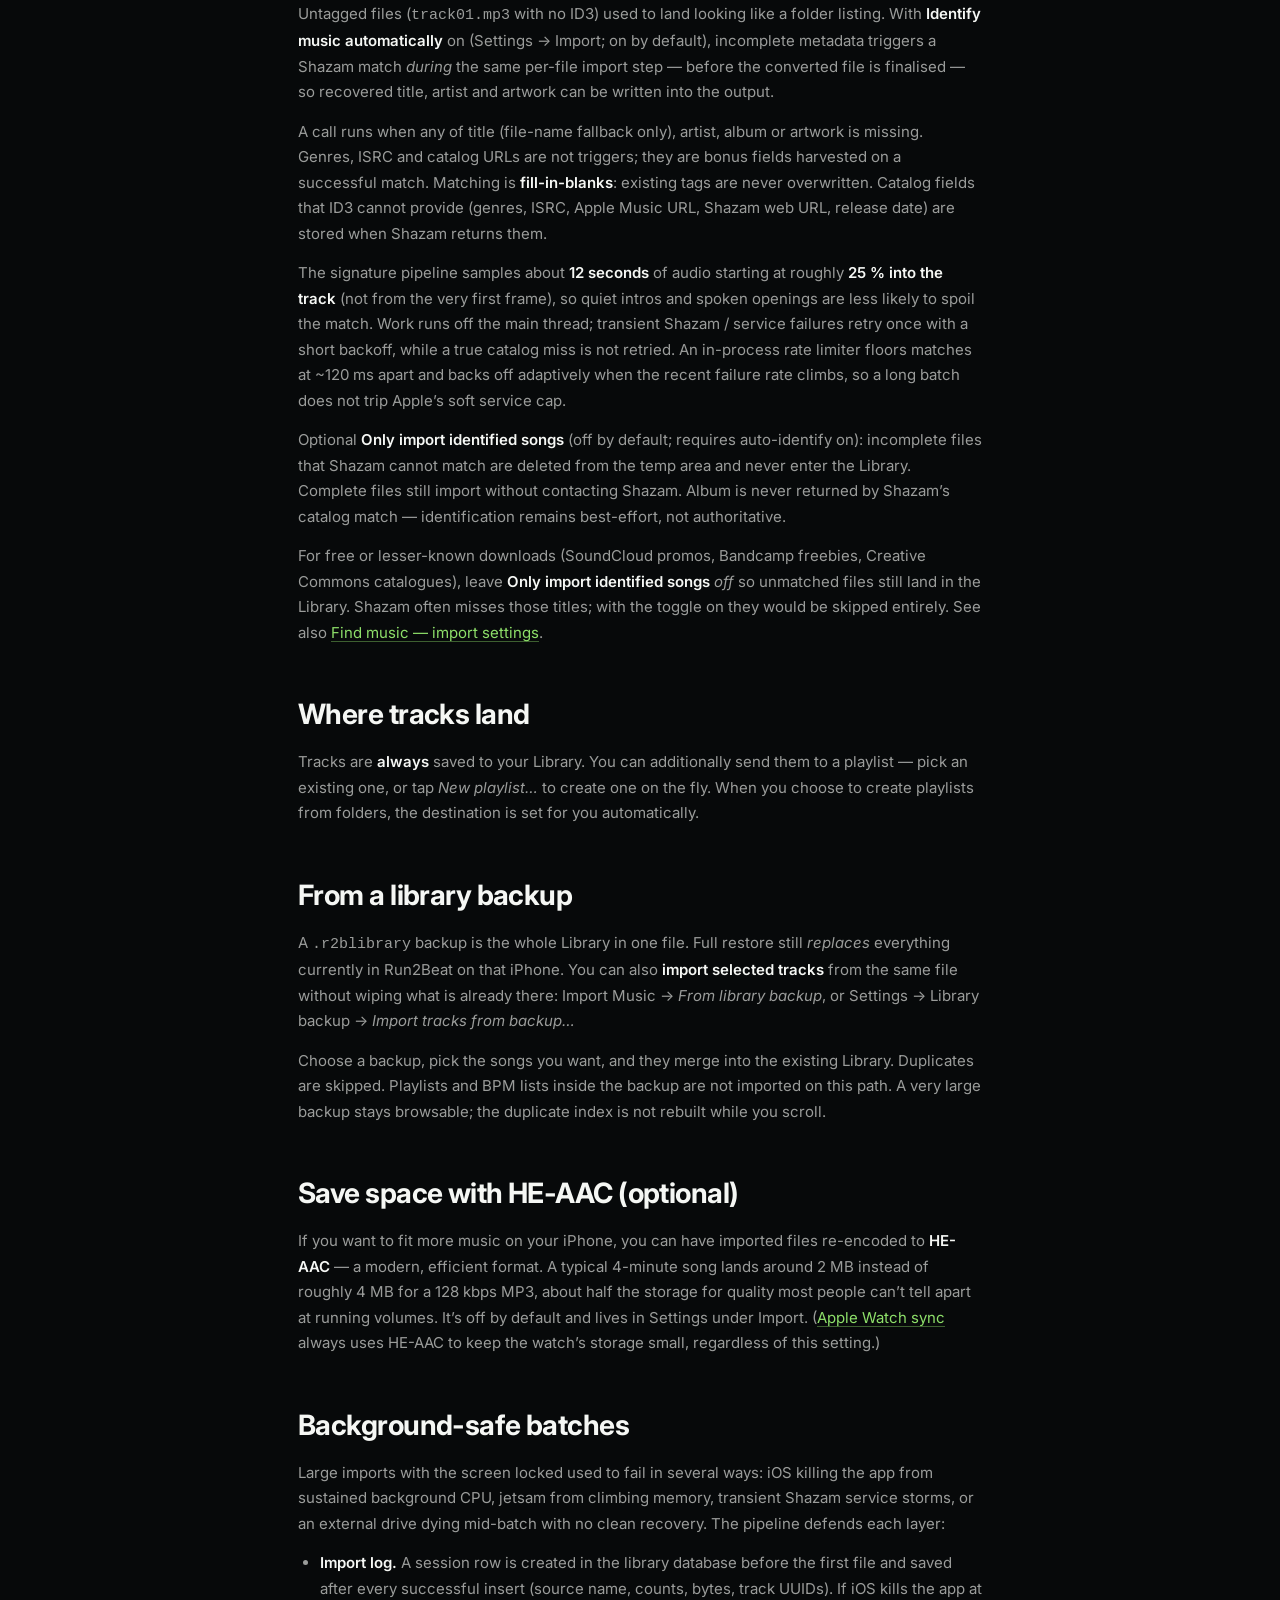
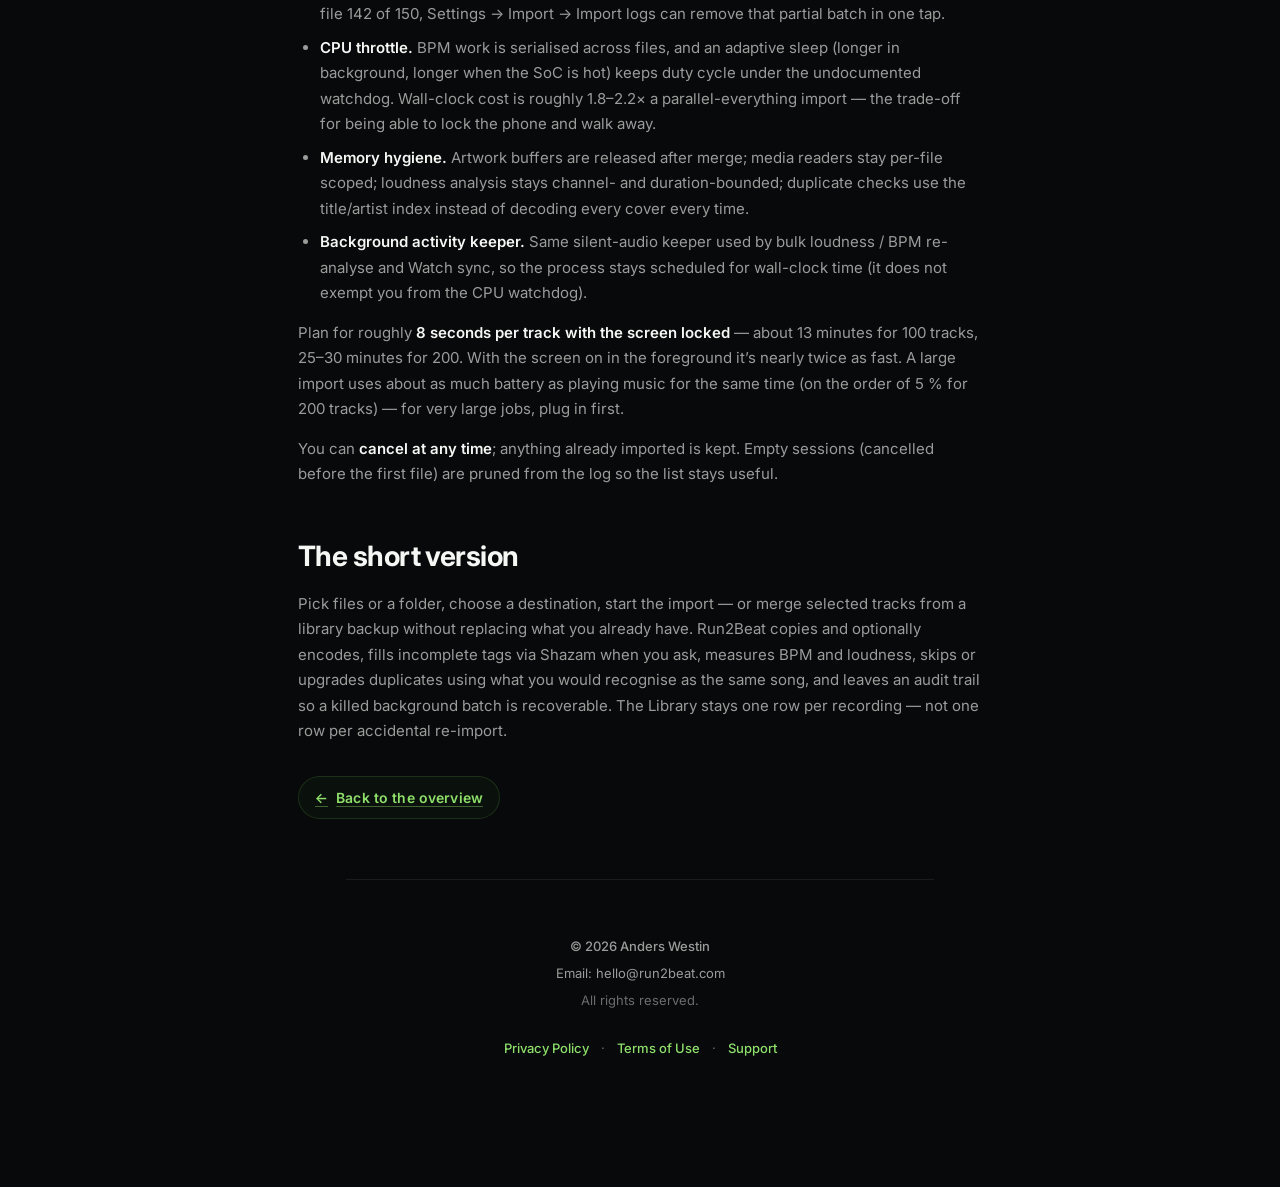
<file: import.html>
<!DOCTYPE html>
<html lang="en">
<head>
    <meta charset="UTF-8" />
    <meta name="viewport" content="width=device-width, initial-scale=1.0" />
    <title>Importing music &mdash; Run2Beat</title>
    <meta name="description" content="How music gets into Run2Beat — file and folder import, UX-metadata duplicate detection, optional Shazam identification, HE-AAC encode, and a background-safe analysis pipeline." />
    <meta name="theme-color" content="#0a0d0a" />

    <!-- Google tag (gtag.js) -->
    <script async src="https://www.googletagmanager.com/gtag/js?id=G-TS1EQ35CVJ"></script>
    <script>
      window.dataLayer = window.dataLayer || [];
      function gtag(){dataLayer.push(arguments);}
      gtag('js', new Date());
      gtag('config', 'G-TS1EQ35CVJ');
    </script>


    <link rel="icon" type="image/png" href="assets/app-icon.png" />
    <link rel="apple-touch-icon" href="assets/app-icon.png" />
    <link rel="stylesheet" href="styles.css?v=11" />
    <link rel="preconnect" href="https://fonts.googleapis.com" />
    <link rel="preconnect" href="https://fonts.gstatic.com" crossorigin />
    <link href="https://fonts.googleapis.com/css2?family=Inter:wght@300;400;500;600;700;800;900&display=swap" rel="stylesheet" />
</head>
<body>
    <div class="grain"></div>
    <div class="ambient ambient--green"></div>
    <div class="ambient ambient--mint"></div>

    <header class="nav">
        <a href="index.html" class="nav__brand">
            <img src="assets/app-icon.png" alt="" class="nav__icon" />
            <span class="nav__name">Run2Beat</span>
        </a>
        <nav class="nav__links">
            <a href="index.html">Home</a>
            <a href="privacy.html">Privacy</a>
            <a href="support.html">Support</a>
            <a href="https://apps.apple.com/app/id6763856621" class="nav__cta js-appstore" target="_blank" rel="noopener">Get the app</a>
        </nav>
    </header>

    <main class="legal">
        <section class="legal__hero">
            <p class="eyebrow eyebrow--center">Deep dive</p>
            <h1 class="legal__title">Bring your<br />library<br />in.</h1>
            <p class="legal__lede">
                Run2Beat plays the audio files you already own &mdash; nothing is streamed and nothing is purchased through the app. This page is the long version of how music gets in: picking files, deduplicating what you already have, enriching incomplete tags, analysing tempo and loudness, and surviving a long background batch without leaving your library half-broken.
            </p>
        </section>

        <section class="legal__body">

            <h2>Where it all starts</h2>
            <p>
                Everything happens in the <strong>Import Music</strong> screen. You point Run2Beat at music on your device or in iCloud Drive, choose where the tracks should land, tap <strong>Start Import</strong>, and the app handles the rest &mdash; copying, optional HE-AAC encode, Shazam fill-in when enabled, BPM and loudness analysis, and duplicate checks before anything lands in the library database.
            </p>

            <figure class="legal__figure">
                <div class="phone-frame" data-screenshot="import">
                    <img src="assets/screenshots/import.jpg" alt="The Run2Beat Import Music screen, showing the Files and Folder sections and the Start Import button" onerror="this.style.display='none'" />
                    <div class="phone-frame__placeholder">
                        <div class="phone-frame__dot"></div>
                        <strong>Import Music</strong>
                        <span>Screenshot placeholder</span>
                        <small>import.jpg</small>
                    </div>
                </div>
                <figcaption>The Import Music screen: pick individual files or a whole folder, choose a destination, then Start Import.</figcaption>
            </figure>

            <h2>Two ways to import</h2>
            <p>
                There are two import modes, and they&rsquo;re mutually exclusive &mdash; you pick files <em>or</em> a folder, not both at once. To switch between them, clear the current selection with the X button.
            </p>
            <ul>
                <li><strong>Files.</strong> Choose one or more individual audio tracks. Perfect for adding a handful of new songs.</li>
                <li><strong>Folder.</strong> Import every supported file inside a folder in a single operation &mdash; ideal for a whole album or a large collection on an external drive.</li>
            </ul>

            <h2>Importing a folder</h2>
            <p>
                Folder import has two extra options that make bulk libraries painless:
            </p>
            <ul>
                <li><strong>Import subfolders.</strong> Point Run2Beat at a root folder &mdash; for example an external drive &mdash; and it scans every immediate subfolder, treating each as its own import group. Files sitting loose in the root folder itself are ignored.</li>
                <li><strong>Create playlist.</strong> Tracks always go into your Library; turn this on to <em>also</em> group them into a playlist named after the folder. With subfolders enabled, you can create one playlist per folder automatically.</li>
            </ul>

            <h2>From your device or iCloud Drive</h2>
            <p>
                Files can live locally on your iPhone, on an external drive, or in iCloud Drive. Anything stored in iCloud is downloaded automatically before the import begins, with a per-file progress readout so you can see how much is left to fetch.
            </p>

            <h2>Supported formats</h2>
            <p>
                Run2Beat imports <strong>MP3, M4A (AAC) and WAV</strong> files. That covers the vast majority of personal music libraries.
            </p>

            <h2>The per-file pipeline</h2>
            <p>
                For each source file the importer roughly does:
            </p>
            <ol>
                <li>Copy into a temp file under the Music directory.</li>
                <li>Read embedded metadata via Apple&rsquo;s media APIs, including whether the title was a real tag or only a file-name fallback.</li>
                <li>Optionally call Shazam when metadata is incomplete (see below).</li>
                <li>Transcode or copy into the final on-disk asset, embedding the resolved metadata.</li>
                <li>Run Layer A (byte hash) then Layer B (UX-metadata) duplicate checks.</li>
                <li>Insert or upgrade a library row in the database; queue BPM and loudness work without letting the batch burn the CPU watchdog.</li>
            </ol>
            <p>
                The Import screen locks down while a batch runs; cancel keeps everything already committed and leaves a recoverable session in the import log.
            </p>

            <h2>No duplicates &mdash; what &ldquo;same song&rdquo; means</h2>
            <p>
                Run2Beat keeps one Library row per recording you would recognise as the same track. A duplicate is <em>not</em> defined by identical file bytes alone: two imports of the same song can produce different on-disk bytes (HE-AAC re-encode, metadata padding) while still looking identical in the list. The rules follow <strong>what you see</strong>, and they run in four places: manual import, AirDrop playlist receive, import from a library backup, and <strong>Settings &rarr; Library Duplicates</strong>. File import, AirDrop and backup import share one duplicate check, so skip-versus-upgrade cannot drift between paths.
            </p>
            <p>
                Two tracks match when all of the following hold:
            </p>
            <ul>
                <li><strong>Title and artist</strong> &mdash; trimmed, case- and diacritic-insensitive, collapsed whitespace, with common Unicode variants folded (ellipsis, curly quotes, and so on). Empty titles never participate.</li>
                <li><strong>Tempo</strong> &mdash; when both rows have BPM, the whole-number BPM shown in the Library must match. When BPM is still missing (typical mid-import), <strong>duration</strong> must agree within &plusmn;2&nbsp;seconds instead.</li>
                <li><strong>Cover art</strong> &mdash; compared with a perceptual <strong>difference hash (dHash)</strong>: thumbnail &rarr; 9&times;8 greyscale grid &rarr; 64-bit hash of horizontal brightness gradients. Covers match when Hamming distance is &le;&nbsp;10 bits. Both missing artwork also requires the duration rule; one present and one missing is <em>not</em> a duplicate (so studio vs live cuts with different art stay apart).</li>
            </ul>
            <p>
                Displayed bitrate is <strong>not</strong> part of identity. It only picks the <strong>keeper</strong> when duplicates coexist: higher Library kbps, then higher raw on-disk bitrate, then earlier date added. On import, a better incoming copy replaces the existing file in place (same UUID, playlists and BPM lists preserved). Equal or worse quality is skipped and the existing row is linked to any new playlist instead.
            </p>

            <h2>Two detection layers</h2>
            <ul>
                <li><strong>Layer A &mdash; byte hash.</strong> Fast SHA-256 lookups on each track&rsquo;s stored audio hash catch exact re-imports of the same source file. AirDrop also compares the package manifest hash, then staged file bytes, before falling through to metadata matching.</li>
                <li><strong>Layer B &mdash; UX metadata.</strong> The duplicate detector builds identity fields from title, artist, artwork, duration and bitrate. A per-batch library index buckets the library by normalised title + artist only (no cover decode at build time), then runs the artwork-aware decision only inside that small bucket.</li>
            </ul>
            <p>
                That index matters. An earlier design decoded every cover and computed a dHash for the whole library on every imported file. On a multi-thousand-track library that N&times;M decode storm pushed memory and CPU into jetsam / watchdog kills with the screen locked &mdash; and under pressure intermittent decode failures returned no hash so real duplicates slipped through in waves. Tempo is deliberately not in the bucket key (incoming BPM is usually still missing); the same-song check reconciles tempo inside the bucket.
            </p>
            <p>
                The Settings sweep uses the same identity rules with a different shape: cheap coarse buckets on the main thread, snapshot cover bytes only for true multi-row candidates, decode and cluster in the background, then rewrite playlist memberships, play order and BPM-list selections before deleting surplus rows. Decoding every cover on the main thread for a full-library pass is what the older design got wrong &mdash; that path is deliberately avoided.
            </p>

            <h2>What happens to every track</h2>
            <p>
                Importing isn&rsquo;t just copying. As each file comes in, Run2Beat does three things automatically &mdash; all on your device (Shazam needs the network when enabled):
            </p>
            <ul>
                <li><strong>BPM analysis.</strong> Every track&rsquo;s tempo is <a href="bpm-analysis.html">measured on-device</a>. Tracks the detector was unsure about are clearly flagged. Analysis is serialised across the batch so file N+1 does not transcode while file N&rsquo;s BPM still burns a second core.</li>
                <li><strong>Loudness levelling.</strong> Each track&rsquo;s <a href="volume-normalisation.html">loudness (in LUFS) is measured</a> with a bounded analyser pass so quiet and loud songs play back at a consistent level without blowing the memory budget.</li>
                <li><strong>Shazam metadata.</strong> Optional enrichment for incomplete tags &mdash; detailed below.</li>
            </ul>

            <h2>Shazam auto-identification</h2>
            <p>
                Untagged files (<code>track01.mp3</code> with no ID3) used to land looking like a folder listing. With <strong>Identify music automatically</strong> on (Settings &rarr; Import; on by default), incomplete metadata triggers a Shazam match <em>during</em> the same per-file import step &mdash; before the converted file is finalised &mdash; so recovered title, artist and artwork can be written into the output.
            </p>
            <p>
                A call runs when any of title (file-name fallback only), artist, album or artwork is missing. Genres, ISRC and catalog URLs are not triggers; they are bonus fields harvested on a successful match. Matching is <strong>fill-in-blanks</strong>: existing tags are never overwritten. Catalog fields that ID3 cannot provide (genres, ISRC, Apple Music URL, Shazam web URL, release date) are stored when Shazam returns them.
            </p>
            <p>
                The signature pipeline samples about <strong>12 seconds</strong> of audio starting at roughly <strong>25&nbsp;% into the track</strong> (not from the very first frame), so quiet intros and spoken openings are less likely to spoil the match. Work runs off the main thread; transient Shazam / service failures retry once with a short backoff, while a true catalog miss is not retried. An in-process rate limiter floors matches at ~120&nbsp;ms apart and backs off adaptively when the recent failure rate climbs, so a long batch does not trip Apple&rsquo;s soft service cap.
            </p>
            <p>
                Optional <strong>Only import identified songs</strong> (off by default; requires auto-identify on): incomplete files that Shazam cannot match are deleted from the temp area and never enter the Library. Complete files still import without contacting Shazam. Album is never returned by Shazam&rsquo;s catalog match &mdash; identification remains best-effort, not authoritative.
            </p>
            <p>
                For free or lesser-known downloads (SoundCloud promos, Bandcamp freebies, Creative Commons catalogues), leave <strong>Only import identified songs</strong> <em>off</em> so unmatched files still land in the Library. Shazam often misses those titles; with the toggle on they would be skipped entirely. See also <a href="find-music.html#import-settings">Find music &mdash; import settings</a>.
            </p>

            <h2>Where tracks land</h2>
            <p>
                Tracks are <strong>always</strong> saved to your Library. You can additionally send them to a playlist &mdash; pick an existing one, or tap <em>New playlist&hellip;</em> to create one on the fly. When you choose to create playlists from folders, the destination is set for you automatically.
            </p>

            <h2>From a library backup</h2>
            <p>
                A <code>.r2blibrary</code> backup is the whole Library in one file. Full restore still <em>replaces</em> everything currently in Run2Beat on that iPhone. You can also <strong>import selected tracks</strong> from the same file without wiping what is already there: Import Music &rarr; <em>From library backup</em>, or Settings &rarr; Library backup &rarr; <em>Import tracks from backup&hellip;</em>
            </p>
            <p>
                Choose a backup, pick the songs you want, and they merge into the existing Library. Duplicates are skipped. Playlists and BPM lists inside the backup are not imported on this path. A very large backup stays browsable; the duplicate index is not rebuilt while you scroll.
            </p>

            <h2>Save space with HE-AAC (optional)</h2>
            <p>
                If you want to fit more music on your iPhone, you can have imported files re-encoded to <strong>HE-AAC</strong> &mdash; a modern, efficient format. A typical 4-minute song lands around 2&nbsp;MB instead of roughly 4&nbsp;MB for a 128&nbsp;kbps MP3, about half the storage for quality most people can&rsquo;t tell apart at running volumes. It&rsquo;s off by default and lives in Settings under Import. (<a href="apple-watch-sync.html">Apple Watch sync</a> always uses HE-AAC to keep the watch&rsquo;s storage small, regardless of this setting.)
            </p>

            <h2>Background-safe batches</h2>
            <p>
                Large imports with the screen locked used to fail in several ways: iOS killing the app from sustained background CPU, jetsam from climbing memory, transient Shazam service storms, or an external drive dying mid-batch with no clean recovery. The pipeline defends each layer:
            </p>
            <ul>
                <li><strong>Import log.</strong> A session row is created in the library database before the first file and saved after every successful insert (source name, counts, bytes, track UUIDs). If iOS kills the app at file 142 of 150, Settings &rarr; Import &rarr; Import logs can remove that partial batch in one tap.</li>
                <li><strong>CPU throttle.</strong> BPM work is serialised across files, and an adaptive sleep (longer in background, longer when the SoC is hot) keeps duty cycle under the undocumented watchdog. Wall-clock cost is roughly 1.8&ndash;2.2&times; a parallel-everything import &mdash; the trade-off for being able to lock the phone and walk away.</li>
                <li><strong>Memory hygiene.</strong> Artwork buffers are released after merge; media readers stay per-file scoped; loudness analysis stays channel- and duration-bounded; duplicate checks use the title/artist index instead of decoding every cover every time.</li>
                <li><strong>Background activity keeper.</strong> Same silent-audio keeper used by bulk loudness / BPM re-analyse and Watch sync, so the process stays scheduled for wall-clock time (it does not exempt you from the CPU watchdog).</li>
            </ul>
            <p>
                Plan for roughly <strong>8 seconds per track with the screen locked</strong> &mdash; about 13 minutes for 100 tracks, 25&ndash;30 minutes for 200. With the screen on in the foreground it&rsquo;s nearly twice as fast. A large import uses about as much battery as playing music for the same time (on the order of 5&nbsp;% for 200 tracks) &mdash; for very large jobs, plug in first.
            </p>
            <p>
                You can <strong>cancel at any time</strong>; anything already imported is kept. Empty sessions (cancelled before the first file) are pruned from the log so the list stays useful.
            </p>

            <h2>The short version</h2>
            <p>
                Pick files or a folder, choose a destination, start the import &mdash; or merge selected tracks from a library backup without replacing what you already have. Run2Beat copies and optionally encodes, fills incomplete tags via Shazam when you ask, measures BPM and loudness, skips or upgrades duplicates using what you would recognise as the same song, and leaves an audit trail so a killed background batch is recoverable. The Library stays one row per recording &mdash; not one row per accidental re-import.
            </p>

            <a href="index.html" class="learn-more">
                <span class="learn-more__arrow" style="transform: scaleX(-1);">&rarr;</span>
                Back to the overview
            </a>

        </section>

        <footer class="footer">
            <p class="footer__copyright">© 2026 Anders Westin</p>
            <p>Email: <a href="mailto:hello@run2beat.com">hello@run2beat.com</a></p>
            <p class="footer__sub">All rights reserved.</p>
            <p class="footer__links">
                <a href="privacy.html">Privacy Policy</a>
                <span class="footer__sep">&middot;</span>
                <a href="terms.html">Terms of Use</a>
                <span class="footer__sep">&middot;</span>
                <a href="support.html">Support</a>
            </p>
        </footer>
    </main>

    <dialog class="tf-dialog" id="appstore-dialog" aria-labelledby="appstore-dialog-title">
        <button class="tf-dialog__close" type="button" aria-label="Close" data-tf-close>
            <svg viewBox="0 0 24 24" width="20" height="20" aria-hidden="true"><path stroke="currentColor" stroke-width="2" stroke-linecap="round" fill="none" d="M6 6l12 12M18 6L6 18"/></svg>
        </button>
        <div class="tf-dialog__inner">
            <p class="eyebrow eyebrow--center">On the App Store</p>
            <h3 class="tf-dialog__title" id="appstore-dialog-title">Get Run2Beat on your iPhone.</h3>
            <p class="tf-dialog__text">
                Run2Beat runs on iPhone and Apple Watch. Scan the QR code with your iPhone&rsquo;s camera, or open the App Store link below.
            </p>
            <div class="tf-dialog__qr">
                <img src="assets/app-store-qr.svg" alt="QR code to download Run2Beat on the App Store" />
            </div>
            <div class="tf-dialog__url-row">
                <code class="tf-dialog__url" id="appstore-dialog-url">https://apps.apple.com/app/id6763856621</code>
                <button class="tf-dialog__copy" type="button" data-tf-copy aria-label="Copy link">
                    <svg viewBox="0 0 24 24" width="16" height="16" aria-hidden="true"><path stroke="currentColor" stroke-width="2" stroke-linecap="round" stroke-linejoin="round" fill="none" d="M9 3h9a2 2 0 0 1 2 2v9M15 7H6a2 2 0 0 0-2 2v9a2 2 0 0 0 2 2h9a2 2 0 0 0 2-2V9a2 2 0 0 0-2-2z"/></svg>
                    <span data-tf-copy-label>Copy</span>
                </button>
            </div>
            <p class="tf-dialog__hint">Free on the App Store. No account, no ads.</p>
        </div>
    </dialog>

    <script src="script.js?v=7" defer></script>
</body>
</html>
</file>
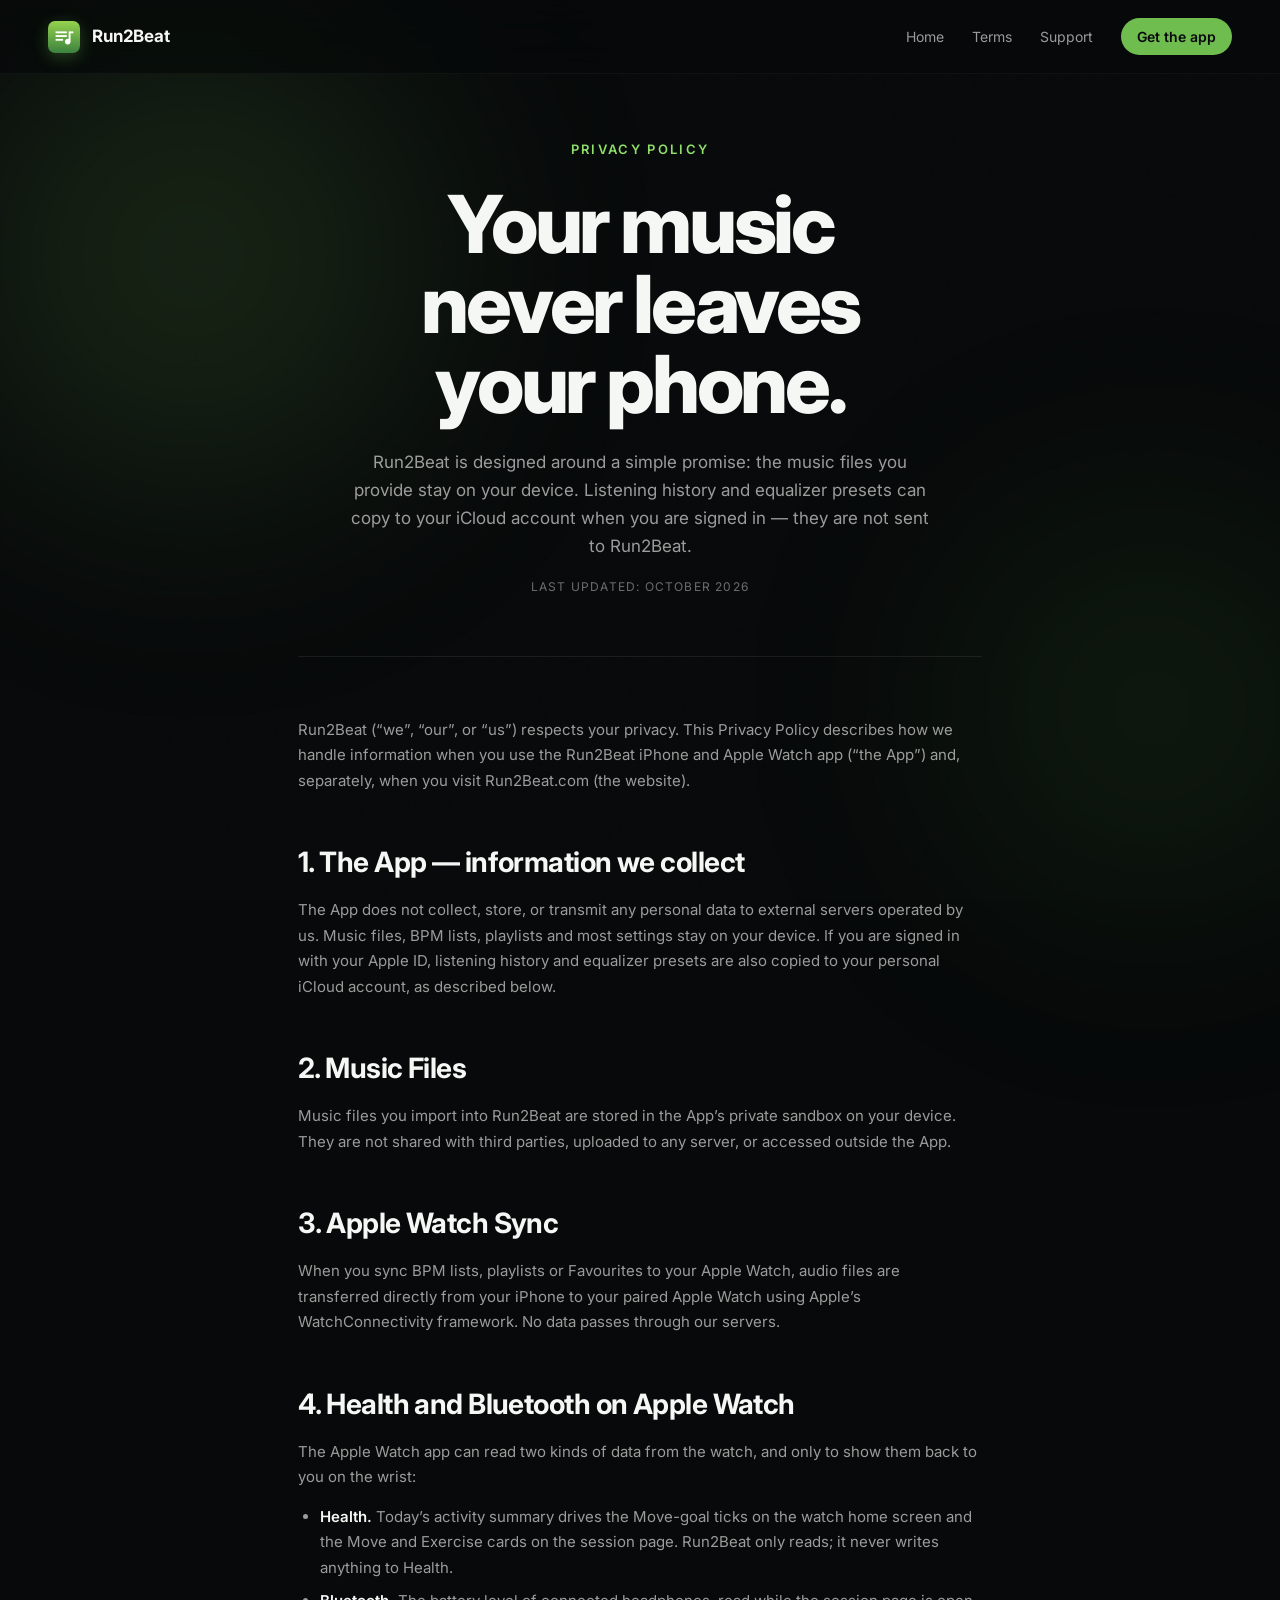
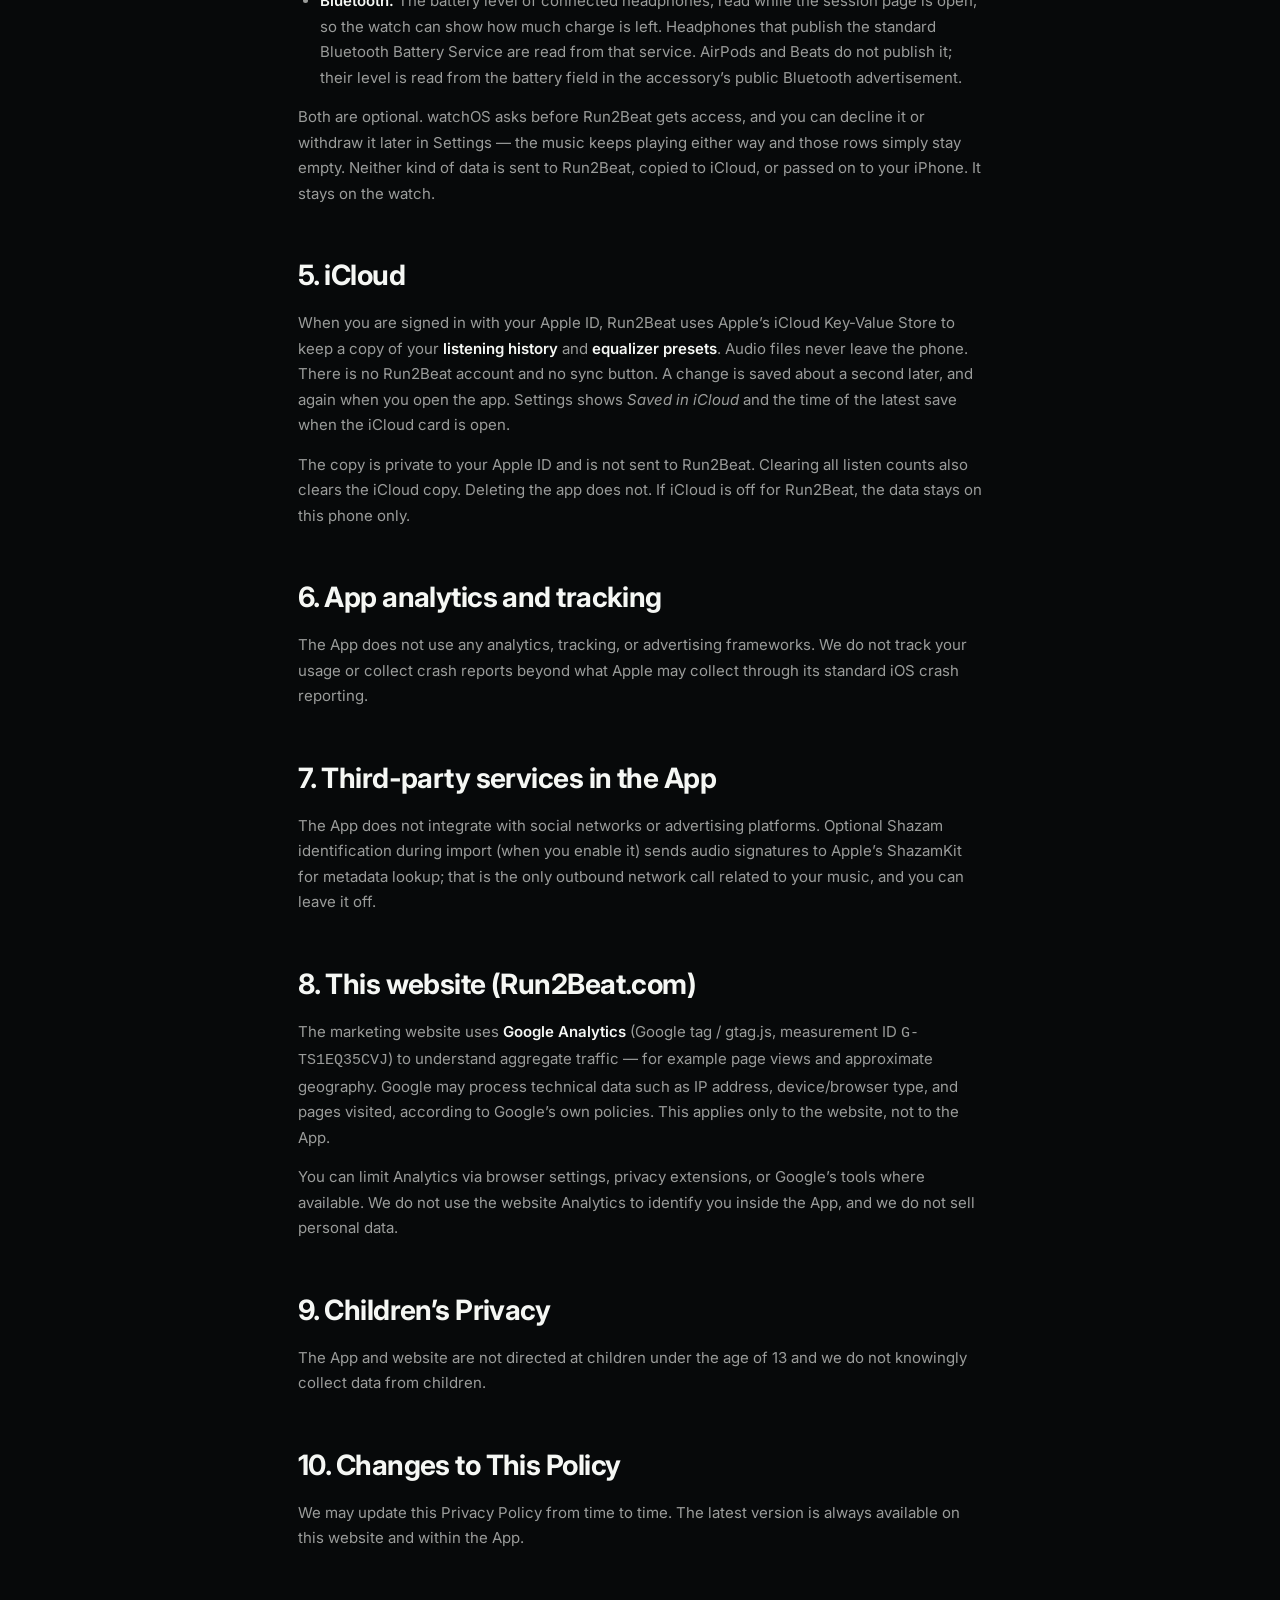
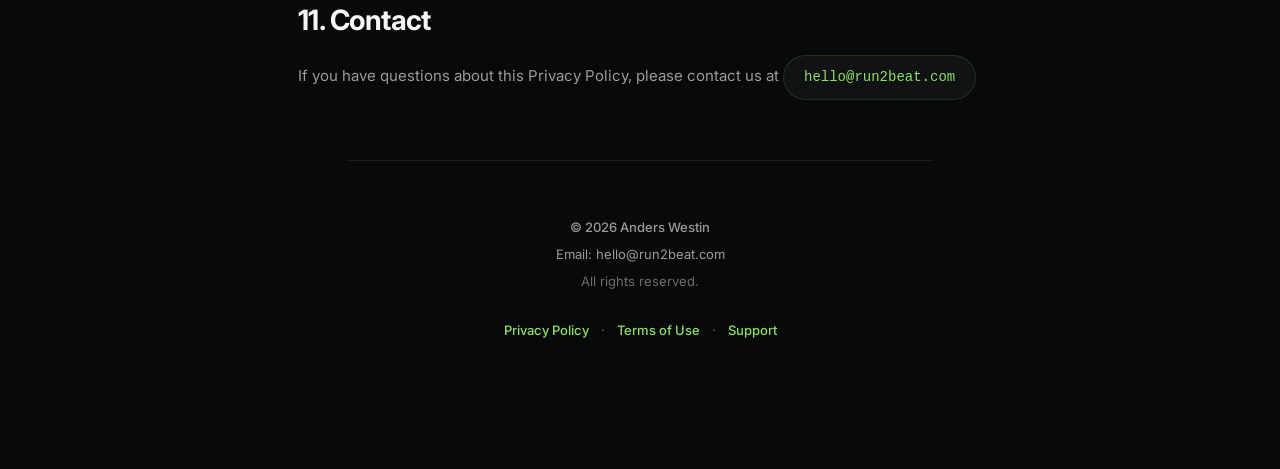
<file: privacy.html>
<!DOCTYPE html>
<html lang="en">
<head>
    <meta charset="UTF-8" />
    <meta name="viewport" content="width=device-width, initial-scale=1.0" />
    <title>Privacy Policy &mdash; Run2Beat</title>
    <meta name="description" content="Privacy Policy for Run2Beat. Your music files stay on your device. Listening history and EQ presets can copy to your iCloud account — not to Run2Beat." />
    <meta name="theme-color" content="#0a0d0a" />

    <!-- Google tag (gtag.js) -->
    <script async src="https://www.googletagmanager.com/gtag/js?id=G-TS1EQ35CVJ"></script>
    <script>
      window.dataLayer = window.dataLayer || [];
      function gtag(){dataLayer.push(arguments);}
      gtag('js', new Date());
      gtag('config', 'G-TS1EQ35CVJ');
    </script>


    <link rel="icon" type="image/png" href="assets/app-icon.png" />
    <link rel="apple-touch-icon" href="assets/app-icon.png" />
    <link rel="stylesheet" href="styles.css?v=8" />
    <link rel="preconnect" href="https://fonts.googleapis.com" />
    <link rel="preconnect" href="https://fonts.gstatic.com" crossorigin />
    <link href="https://fonts.googleapis.com/css2?family=Inter:wght@300;400;500;600;700;800;900&display=swap" rel="stylesheet" />
</head>
<body>
    <div class="grain"></div>
    <div class="ambient ambient--green"></div>
    <div class="ambient ambient--mint"></div>

    <header class="nav">
        <a href="index.html" class="nav__brand">
            <img src="assets/app-icon.png" alt="" class="nav__icon" />
            <span class="nav__name">Run2Beat</span>
        </a>
        <nav class="nav__links">
            <a href="index.html">Home</a>
            <a href="terms.html">Terms</a>
            <a href="support.html">Support</a>
            <a href="https://apps.apple.com/app/id6763856621" class="nav__cta js-appstore" target="_blank" rel="noopener">Get the app</a>
        </nav>
    </header>

    <main class="legal">
        <section class="legal__hero">
            <p class="eyebrow eyebrow--center">Privacy policy</p>
            <h1 class="legal__title">Your music<br />never leaves<br />your phone.</h1>
            <p class="legal__lede">
                Run2Beat is designed around a simple promise: the music files you provide stay on your device. Listening history and equalizer presets can copy to your iCloud account when you are signed in &mdash; they are not sent to Run2Beat.
            </p>
            <p class="legal__updated">Last updated: October 2026</p>
        </section>

        <section class="legal__body">

            <p>
                Run2Beat (&ldquo;we&rdquo;, &ldquo;our&rdquo;, or &ldquo;us&rdquo;) respects your privacy. This Privacy Policy describes how we handle information when you use the Run2Beat iPhone and Apple Watch app (&ldquo;the App&rdquo;) and, separately, when you visit Run2Beat.com (the website).
            </p>

            <h2>1. The App &mdash; information we collect</h2>
            <p>
                The App does not collect, store, or transmit any personal data to external servers operated by us. Music files, BPM lists, playlists and most settings stay on your device. If you are signed in with your Apple ID, listening history and equalizer presets are also copied to your personal iCloud account, as described below.
            </p>

            <h2>2. Music Files</h2>
            <p>
                Music files you import into Run2Beat are stored in the App&rsquo;s private sandbox on your device. They are not shared with third parties, uploaded to any server, or accessed outside the App.
            </p>

            <h2>3. Apple Watch Sync</h2>
            <p>
                When you sync BPM lists, playlists or Favourites to your Apple Watch, audio files are transferred directly from your iPhone to your paired Apple Watch using Apple&rsquo;s WatchConnectivity framework. No data passes through our servers.
            </p>

            <h2>4. Health and Bluetooth on Apple Watch</h2>
            <p>
                The Apple Watch app can read two kinds of data from the watch, and only to show them back to you on the wrist:
            </p>
            <ul>
                <li><strong>Health.</strong> Today&rsquo;s activity summary drives the Move-goal ticks on the watch home screen and the Move and Exercise cards on the session page. Run2Beat only reads; it never writes anything to Health.</li>
                <li><strong>Bluetooth.</strong> The battery level of connected headphones, read while the session page is open, so the watch can show how much charge is left. Headphones that publish the standard Bluetooth Battery Service are read from that service. AirPods and Beats do not publish it; their level is read from the battery field in the accessory&rsquo;s public Bluetooth advertisement.</li>
            </ul>
            <p>
                Both are optional. watchOS asks before Run2Beat gets access, and you can decline it or withdraw it later in Settings &mdash; the music keeps playing either way and those rows simply stay empty. Neither kind of data is sent to Run2Beat, copied to iCloud, or passed on to your iPhone. It stays on the watch.
            </p>

            <h2>5. iCloud</h2>
            <p>
                When you are signed in with your Apple ID, Run2Beat uses Apple&rsquo;s iCloud Key-Value Store to keep a copy of your <strong>listening history</strong> and <strong>equalizer presets</strong>. Audio files never leave the phone. There is no Run2Beat account and no sync button. A change is saved about a second later, and again when you open the app. Settings shows <em>Saved in iCloud</em> and the time of the latest save when the iCloud card is open.
            </p>
            <p>
                The copy is private to your Apple ID and is not sent to Run2Beat. Clearing all listen counts also clears the iCloud copy. Deleting the app does not. If iCloud is off for Run2Beat, the data stays on this phone only.
            </p>

            <h2>6. App analytics and tracking</h2>
            <p>
                The App does not use any analytics, tracking, or advertising frameworks. We do not track your usage or collect crash reports beyond what Apple may collect through its standard iOS crash reporting.
            </p>

            <h2>7. Third-party services in the App</h2>
            <p>
                The App does not integrate with social networks or advertising platforms. Optional Shazam identification during import (when you enable it) sends audio signatures to Apple&rsquo;s ShazamKit for metadata lookup; that is the only outbound network call related to your music, and you can leave it off.
            </p>

            <h2>8. This website (Run2Beat.com)</h2>
            <p>
                The marketing website uses <strong>Google Analytics</strong> (Google tag / gtag.js, measurement ID <code>G-TS1EQ35CVJ</code>) to understand aggregate traffic &mdash; for example page views and approximate geography. Google may process technical data such as IP address, device/browser type, and pages visited, according to Google&rsquo;s own policies. This applies only to the website, not to the App.
            </p>
            <p>
                You can limit Analytics via browser settings, privacy extensions, or Google&rsquo;s tools where available. We do not use the website Analytics to identify you inside the App, and we do not sell personal data.
            </p>

            <h2>9. Children&rsquo;s Privacy</h2>
            <p>
                The App and website are not directed at children under the age of 13 and we do not knowingly collect data from children.
            </p>

            <h2>10. Changes to This Policy</h2>
            <p>
                We may update this Privacy Policy from time to time. The latest version is always available on this website and within the App.
            </p>

            <h2>11. Contact</h2>
            <p>
                If you have questions about this Privacy Policy, please contact us at
                <a href="mailto:hello@run2beat.com" class="legal__contact">hello@run2beat.com</a>
            </p>

        </section>

        <footer class="footer">
            <p class="footer__copyright">© 2026 Anders Westin</p>
            <p>Email: <a href="mailto:hello@run2beat.com">hello@run2beat.com</a></p>
            <p class="footer__sub">All rights reserved.</p>
            <p class="footer__links">
                <a href="privacy.html">Privacy Policy</a>
                <span class="footer__sep">&middot;</span>
                <a href="terms.html">Terms of Use</a>
                <span class="footer__sep">&middot;</span>
                <a href="support.html">Support</a>
            </p>
        </footer>
    </main>

    <!-- App Store dialog -->
    <dialog class="tf-dialog" id="appstore-dialog" aria-labelledby="appstore-dialog-title">
        <button class="tf-dialog__close" type="button" aria-label="Close" data-tf-close>
            <svg viewBox="0 0 24 24" width="20" height="20" aria-hidden="true"><path stroke="currentColor" stroke-width="2" stroke-linecap="round" fill="none" d="M6 6l12 12M18 6L6 18"/></svg>
        </button>
        <div class="tf-dialog__inner">
            <p class="eyebrow eyebrow--center">On the App Store</p>
            <h3 class="tf-dialog__title" id="appstore-dialog-title">Get Run2Beat on your iPhone.</h3>
            <p class="tf-dialog__text">
                Run2Beat runs on iPhone and Apple Watch. Scan the QR code with your iPhone&rsquo;s camera, or open the App Store link below.
            </p>
            <div class="tf-dialog__qr">
                <img src="assets/app-store-qr.svg" alt="QR code to download Run2Beat on the App Store" />
            </div>
            <div class="tf-dialog__url-row">
                <code class="tf-dialog__url" id="appstore-dialog-url">https://apps.apple.com/app/id6763856621</code>
                <button class="tf-dialog__copy" type="button" data-tf-copy aria-label="Copy link">
                    <svg viewBox="0 0 24 24" width="16" height="16" aria-hidden="true"><path stroke="currentColor" stroke-width="2" stroke-linecap="round" stroke-linejoin="round" fill="none" d="M9 3h9a2 2 0 0 1 2 2v9M15 7H6a2 2 0 0 0-2 2v9a2 2 0 0 0 2 2h9a2 2 0 0 0 2-2V9a2 2 0 0 0-2-2z"/></svg>
                    <span data-tf-copy-label>Copy</span>
                </button>
            </div>
            <p class="tf-dialog__hint">Free on the App Store. No account, no ads.</p>
        </div>
    </dialog>

    <script src="script.js?v=7" defer></script>
</body>
</html>
</file>
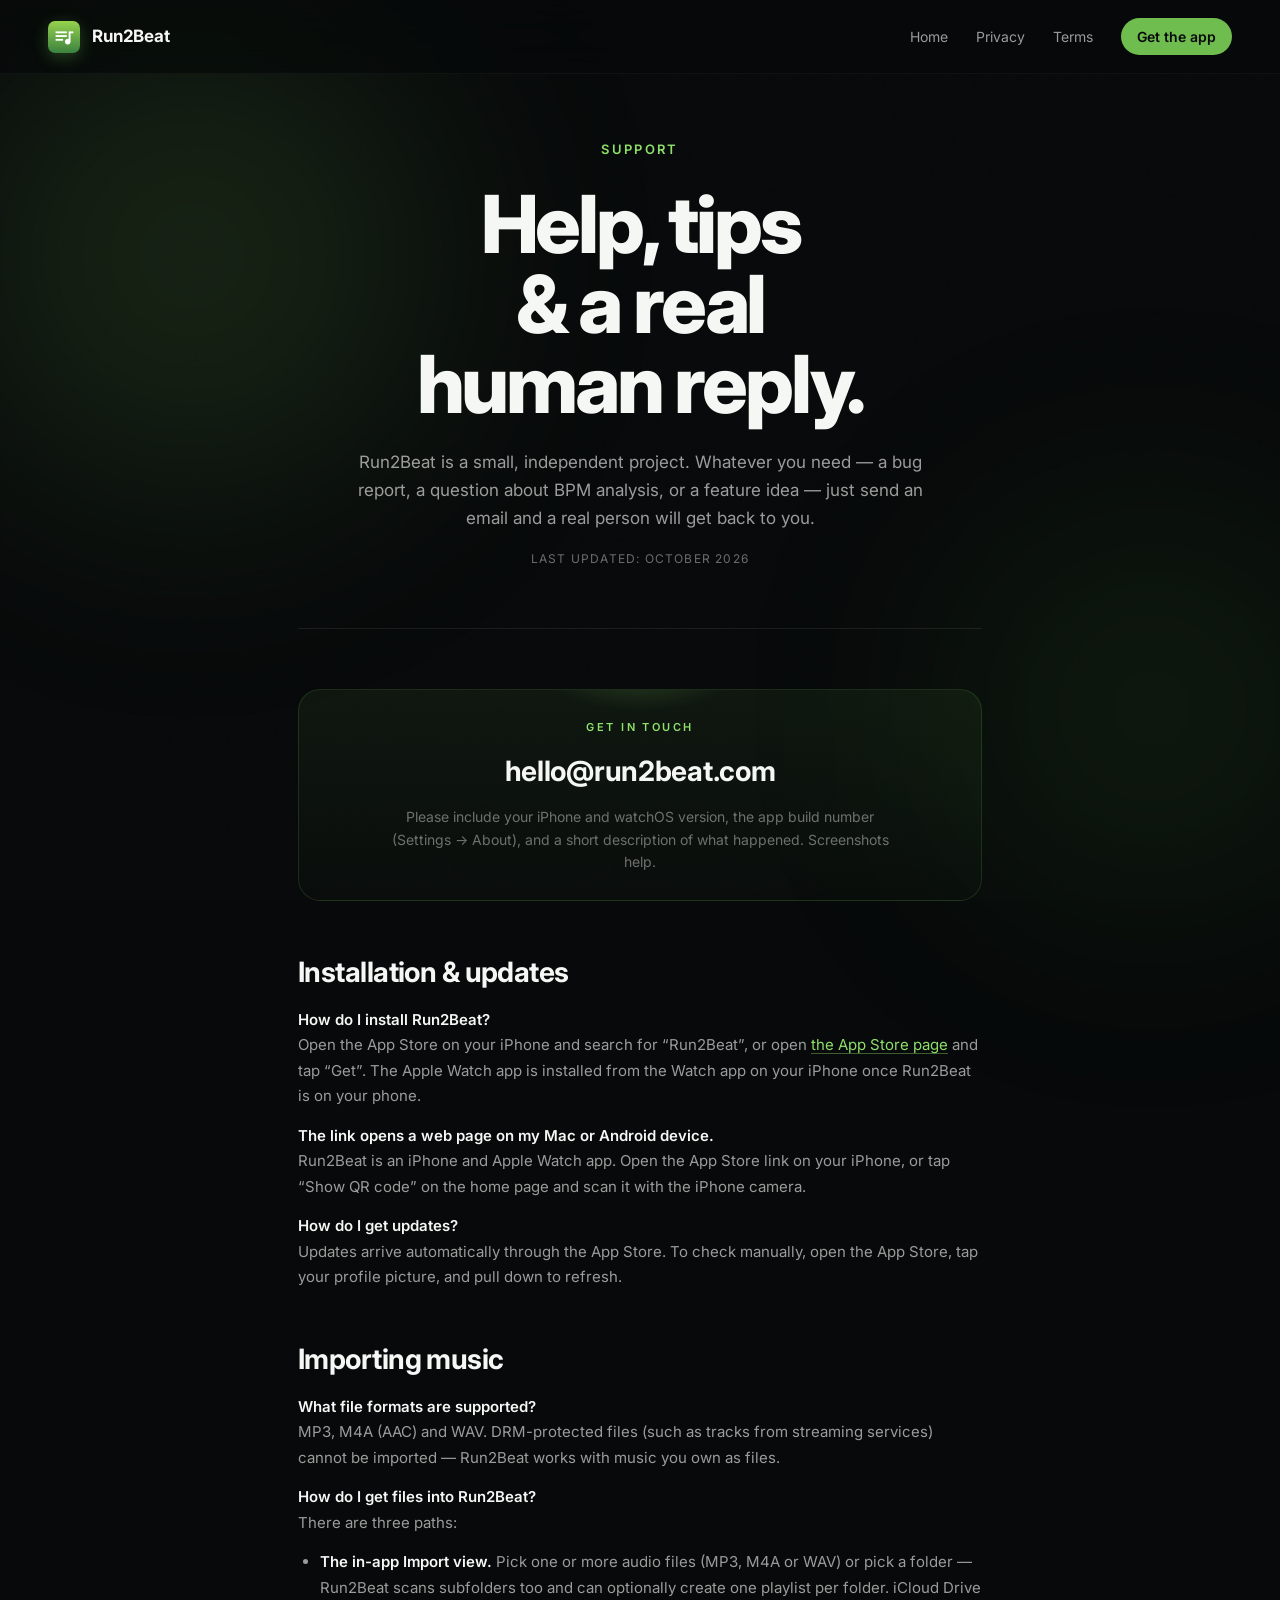
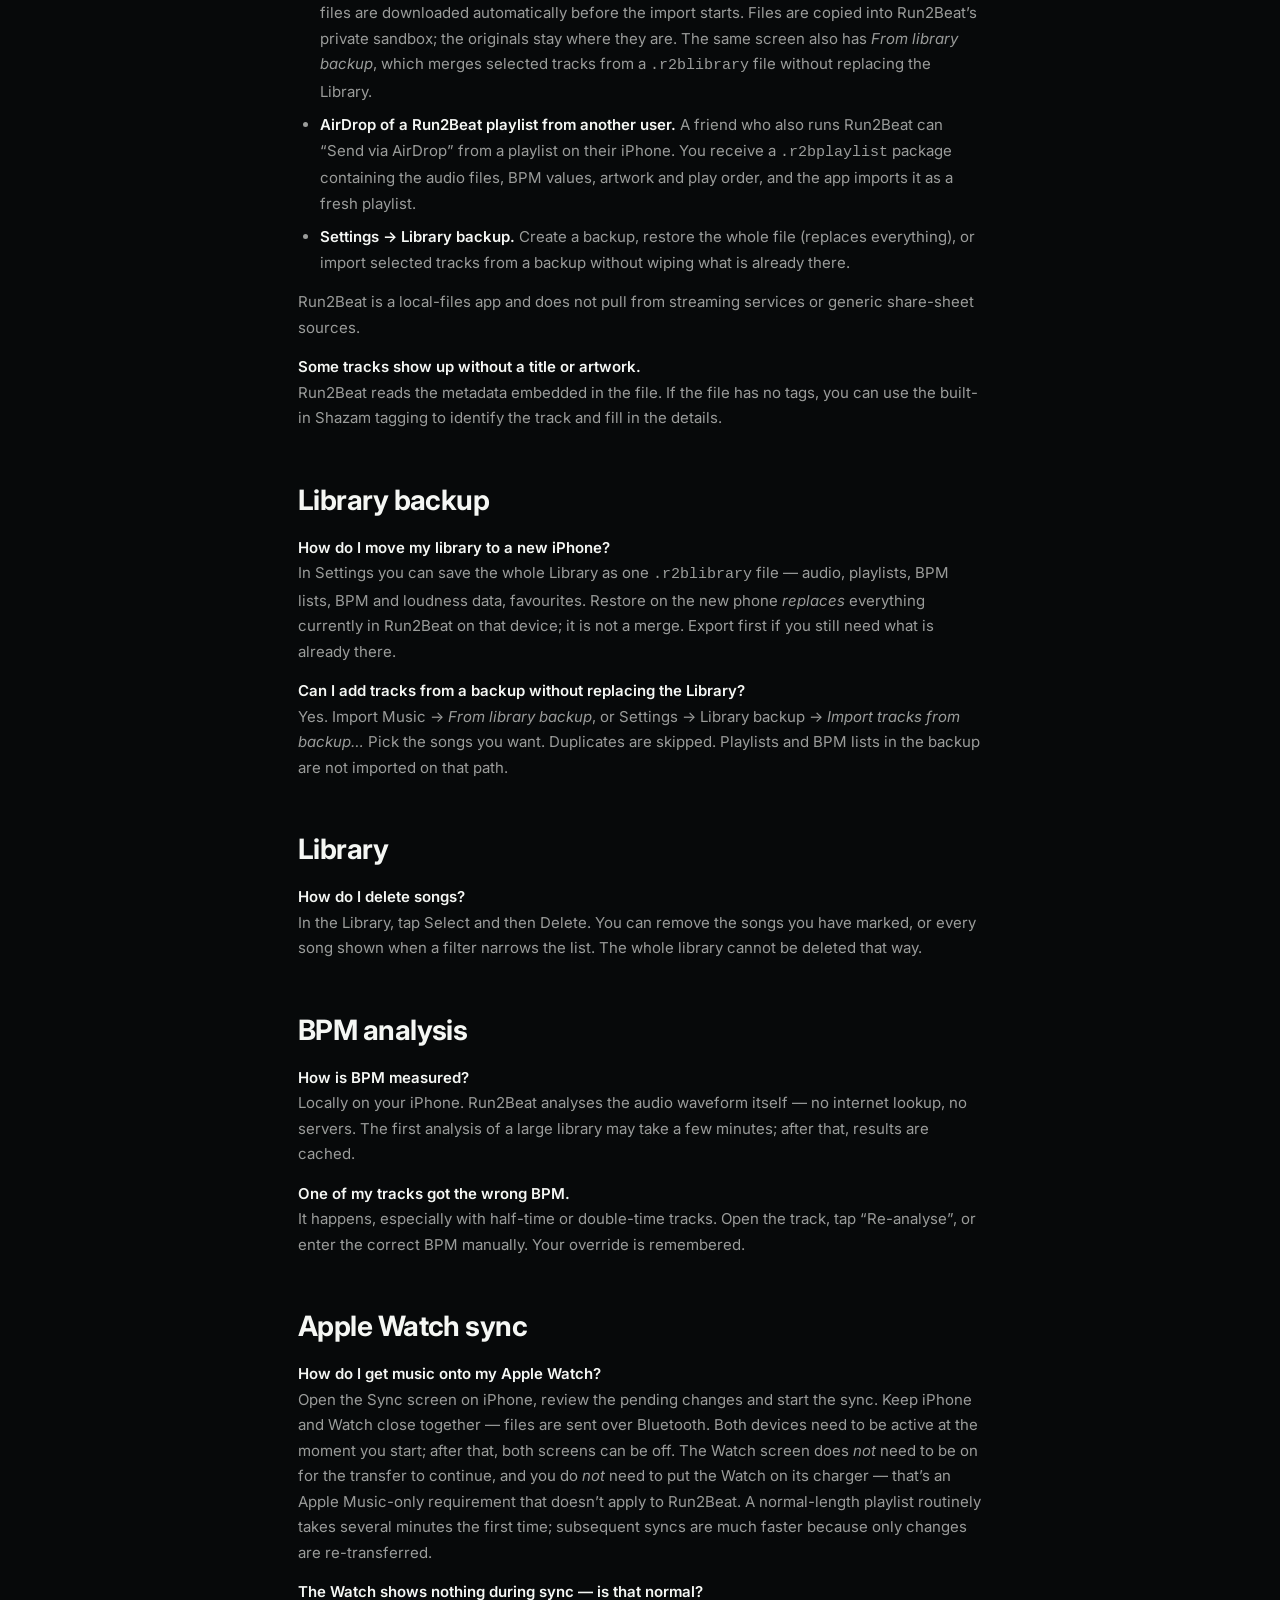
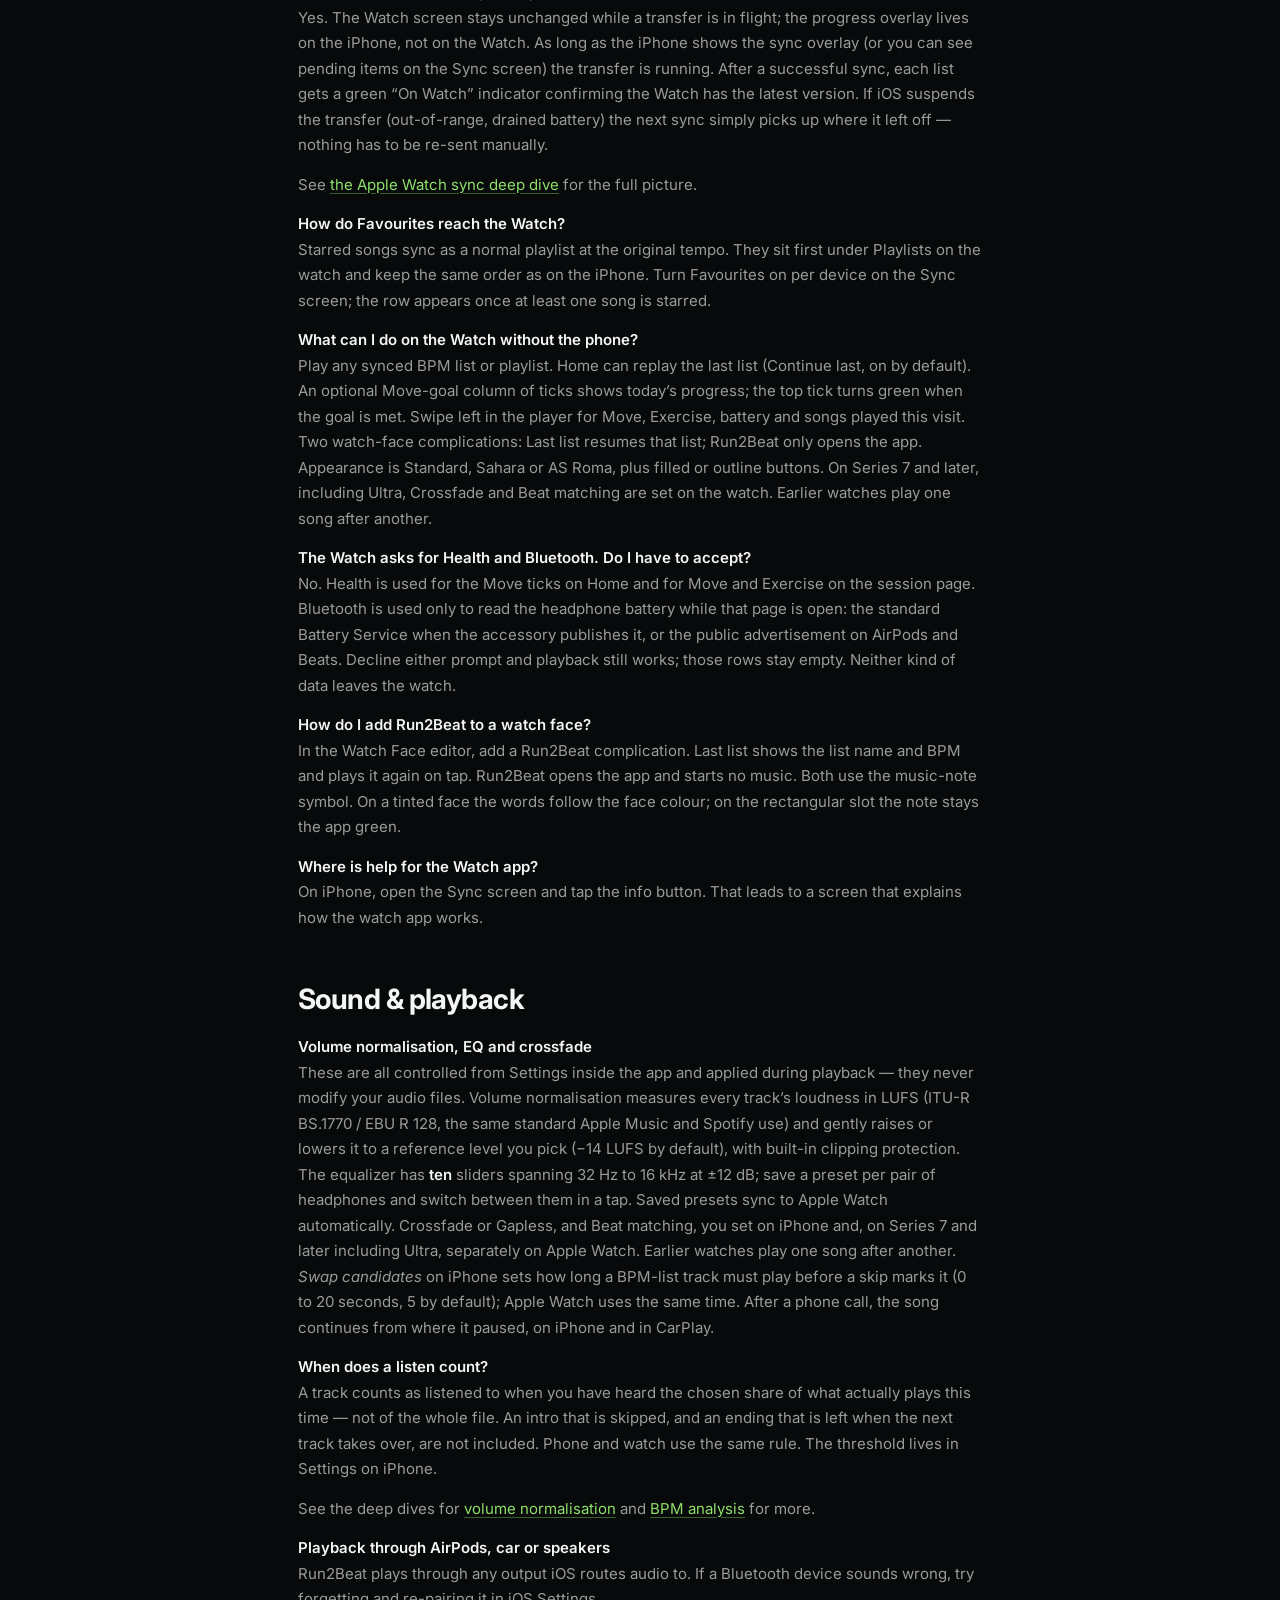
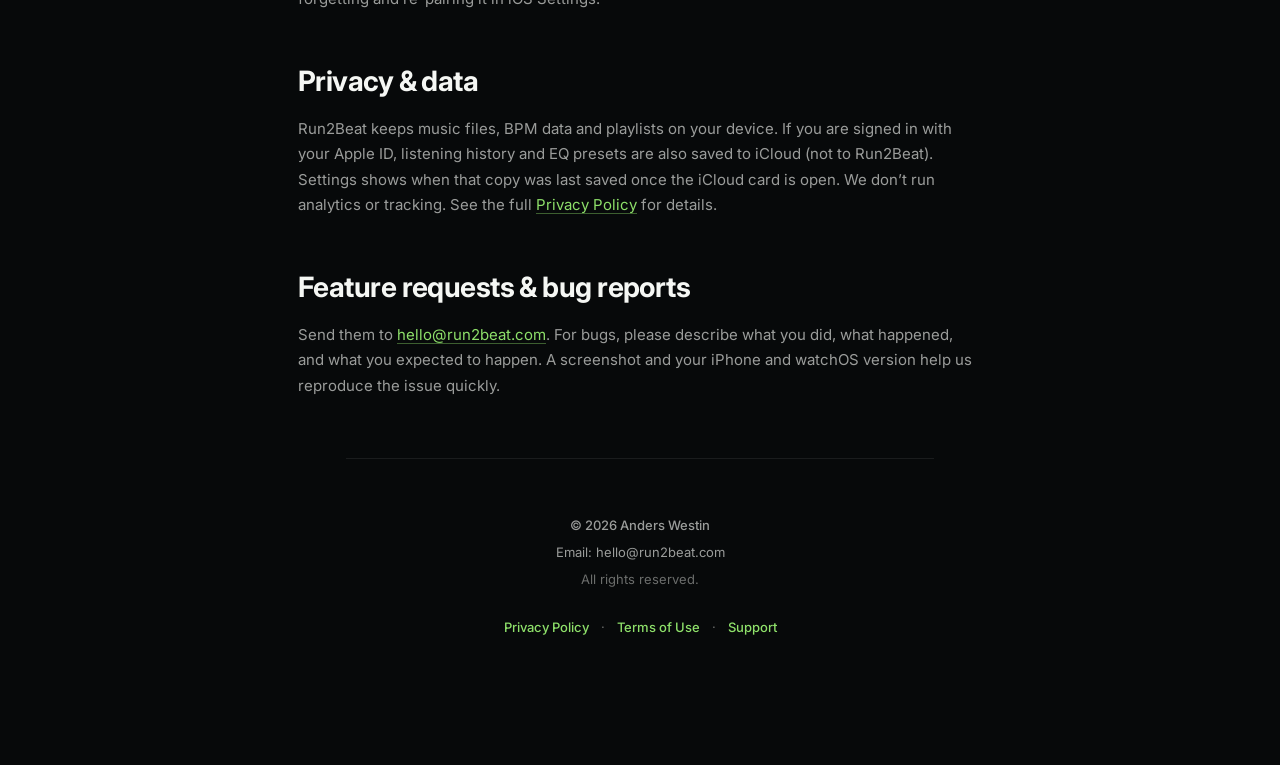
<file: support.html>
<!DOCTYPE html>
<html lang="en">
<head>
    <meta charset="UTF-8" />
    <meta name="viewport" content="width=device-width, initial-scale=1.0" />
    <title>Support &mdash; Run2Beat</title>
    <meta name="description" content="Support for Run2Beat. Help with installation, importing music, BPM analysis, Apple Watch sync and more." />
    <meta name="theme-color" content="#0a0d0a" />

    <!-- Google tag (gtag.js) -->
    <script async src="https://www.googletagmanager.com/gtag/js?id=G-TS1EQ35CVJ"></script>
    <script>
      window.dataLayer = window.dataLayer || [];
      function gtag(){dataLayer.push(arguments);}
      gtag('js', new Date());
      gtag('config', 'G-TS1EQ35CVJ');
    </script>


    <link rel="icon" type="image/png" href="assets/app-icon.png" />
    <link rel="apple-touch-icon" href="assets/app-icon.png" />
    <link rel="stylesheet" href="styles.css?v=8" />
    <link rel="preconnect" href="https://fonts.googleapis.com" />
    <link rel="preconnect" href="https://fonts.gstatic.com" crossorigin />
    <link href="https://fonts.googleapis.com/css2?family=Inter:wght@300;400;500;600;700;800;900&display=swap" rel="stylesheet" />
</head>
<body>
    <div class="grain"></div>
    <div class="ambient ambient--green"></div>
    <div class="ambient ambient--mint"></div>

    <header class="nav">
        <a href="index.html" class="nav__brand">
            <img src="assets/app-icon.png" alt="" class="nav__icon" />
            <span class="nav__name">Run2Beat</span>
        </a>
        <nav class="nav__links">
            <a href="index.html">Home</a>
            <a href="privacy.html">Privacy</a>
            <a href="terms.html">Terms</a>
            <a href="https://apps.apple.com/app/id6763856621" class="nav__cta js-appstore" target="_blank" rel="noopener">Get the app</a>
        </nav>
    </header>

    <main class="legal">
        <section class="legal__hero">
            <p class="eyebrow eyebrow--center">Support</p>
            <h1 class="legal__title">Help, tips<br />&amp; a real<br />human reply.</h1>
            <p class="legal__lede">
                Run2Beat is a small, independent project. Whatever you need &mdash; a bug report, a question about BPM analysis, or a feature idea &mdash; just send an email and a real person will get back to you.
            </p>
            <p class="legal__updated">Last updated: October 2026</p>
        </section>

        <section class="legal__body">

            <div class="support__contact-card">
                <p class="support__contact-label">Get in touch</p>
                <a href="mailto:hello@run2beat.com" class="support__contact-email">hello@run2beat.com</a>
                <p class="support__contact-hint">
                    Please include your iPhone and watchOS version, the app build number (Settings &rarr; About), and a short description of what happened. Screenshots help.
                </p>
            </div>

            <h2>Installation &amp; updates</h2>
            <p>
                <strong>How do I install Run2Beat?</strong><br />
                Open the App Store on your iPhone and search for &ldquo;Run2Beat&rdquo;, or open
                <a href="https://apps.apple.com/app/id6763856621" class="js-appstore" target="_blank" rel="noopener">the App Store page</a>
                and tap &ldquo;Get&rdquo;. The Apple Watch app is installed from the Watch app on your iPhone once Run2Beat is on your phone.
            </p>
            <p>
                <strong>The link opens a web page on my Mac or Android device.</strong><br />
                Run2Beat is an iPhone and Apple Watch app. Open the App Store link on your iPhone, or tap &ldquo;Show QR code&rdquo; on the home page and scan it with the iPhone camera.
            </p>
            <p>
                <strong>How do I get updates?</strong><br />
                Updates arrive automatically through the App Store. To check manually, open the App Store, tap your profile picture, and pull down to refresh.
            </p>

            <h2>Importing music</h2>
            <p>
                <strong>What file formats are supported?</strong><br />
                MP3, M4A (AAC) and WAV. DRM-protected files (such as tracks from streaming services) cannot be imported &mdash; Run2Beat works with music you own as files.
            </p>
            <p>
                <strong>How do I get files into Run2Beat?</strong><br />
                There are three paths:
            </p>
            <ul>
                <li><strong>The in-app Import view.</strong> Pick one or more audio files (MP3, M4A or WAV) or pick a folder &mdash; Run2Beat scans subfolders too and can optionally create one playlist per folder. iCloud Drive files are downloaded automatically before the import starts. Files are copied into Run2Beat&rsquo;s private sandbox; the originals stay where they are. The same screen also has <em>From library backup</em>, which merges selected tracks from a <code>.r2blibrary</code> file without replacing the Library.</li>
                <li><strong>AirDrop of a Run2Beat playlist from another user.</strong> A friend who also runs Run2Beat can &ldquo;Send via AirDrop&rdquo; from a playlist on their iPhone. You receive a <code>.r2bplaylist</code> package containing the audio files, BPM values, artwork and play order, and the app imports it as a fresh playlist.</li>
                <li><strong>Settings &rarr; Library backup.</strong> Create a backup, restore the whole file (replaces everything), or import selected tracks from a backup without wiping what is already there.</li>
            </ul>
            <p>
                Run2Beat is a local-files app and does not pull from streaming services or generic share-sheet sources.
            </p>
            <p>
                <strong>Some tracks show up without a title or artwork.</strong><br />
                Run2Beat reads the metadata embedded in the file. If the file has no tags, you can use the built-in Shazam tagging to identify the track and fill in the details.
            </p>

            <h2>Library backup</h2>
            <p>
                <strong>How do I move my library to a new iPhone?</strong><br />
                In Settings you can save the whole Library as one <code>.r2blibrary</code> file &mdash; audio, playlists, BPM lists, BPM and loudness data, favourites. Restore on the new phone <em>replaces</em> everything currently in Run2Beat on that device; it is not a merge. Export first if you still need what is already there.
            </p>
            <p>
                <strong>Can I add tracks from a backup without replacing the Library?</strong><br />
                Yes. Import Music &rarr; <em>From library backup</em>, or Settings &rarr; Library backup &rarr; <em>Import tracks from backup&hellip;</em> Pick the songs you want. Duplicates are skipped. Playlists and BPM lists in the backup are not imported on that path.
            </p>

            <h2>Library</h2>
            <p>
                <strong>How do I delete songs?</strong><br />
                In the Library, tap Select and then Delete. You can remove the songs you have marked, or every song shown when a filter narrows the list. The whole library cannot be deleted that way.
            </p>

            <h2>BPM analysis</h2>
            <p>
                <strong>How is BPM measured?</strong><br />
                Locally on your iPhone. Run2Beat analyses the audio waveform itself &mdash; no internet lookup, no servers. The first analysis of a large library may take a few minutes; after that, results are cached.
            </p>
            <p>
                <strong>One of my tracks got the wrong BPM.</strong><br />
                It happens, especially with half-time or double-time tracks. Open the track, tap &ldquo;Re-analyse&rdquo;, or enter the correct BPM manually. Your override is remembered.
            </p>

            <h2>Apple Watch sync</h2>
            <p>
                <strong>How do I get music onto my Apple Watch?</strong><br />
                Open the Sync screen on iPhone, review the pending changes and start the sync. Keep iPhone and Watch close together &mdash; files are sent over Bluetooth. Both devices need to be active at the moment you start; after that, both screens can be off. The Watch screen does <em>not</em> need to be on for the transfer to continue, and you do <em>not</em> need to put the Watch on its charger &mdash; that&rsquo;s an Apple Music-only requirement that doesn&rsquo;t apply to Run2Beat. A normal-length playlist routinely takes several minutes the first time; subsequent syncs are much faster because only changes are re-transferred.
            </p>
            <p>
                <strong>The Watch shows nothing during sync &mdash; is that normal?</strong><br />
                Yes. The Watch screen stays unchanged while a transfer is in flight; the progress overlay lives on the iPhone, not on the Watch. As long as the iPhone shows the sync overlay (or you can see pending items on the Sync screen) the transfer is running. After a successful sync, each list gets a green &ldquo;On Watch&rdquo; indicator confirming the Watch has the latest version. If iOS suspends the transfer (out-of-range, drained battery) the next sync simply picks up where it left off &mdash; nothing has to be re-sent manually.
            </p>
            <p>
                See <a href="apple-watch-sync.html">the Apple Watch sync deep dive</a> for the full picture.
            </p>
            <p>
                <strong>How do Favourites reach the Watch?</strong><br />
                Starred songs sync as a normal playlist at the original tempo. They sit first under Playlists on the watch and keep the same order as on the iPhone. Turn Favourites on per device on the Sync screen; the row appears once at least one song is starred.
            </p>
            <p>
                <strong>What can I do on the Watch without the phone?</strong><br />
                Play any synced BPM list or playlist. Home can replay the last list (Continue last, on by default). An optional Move-goal column of ticks shows today&rsquo;s progress; the top tick turns green when the goal is met. Swipe left in the player for Move, Exercise, battery and songs played this visit. Two watch-face complications: Last list resumes that list; Run2Beat only opens the app. Appearance is Standard, Sahara or AS Roma, plus filled or outline buttons. On Series 7 and later, including Ultra, Crossfade and Beat matching are set on the watch. Earlier watches play one song after another.
            </p>
            <p>
                <strong>The Watch asks for Health and Bluetooth. Do I have to accept?</strong><br />
                No. Health is used for the Move ticks on Home and for Move and Exercise on the session page. Bluetooth is used only to read the headphone battery while that page is open: the standard Battery Service when the accessory publishes it, or the public advertisement on AirPods and Beats. Decline either prompt and playback still works; those rows stay empty. Neither kind of data leaves the watch.
            </p>
            <p>
                <strong>How do I add Run2Beat to a watch face?</strong><br />
                In the Watch Face editor, add a Run2Beat complication. Last list shows the list name and BPM and plays it again on tap. Run2Beat opens the app and starts no music. Both use the music-note symbol. On a tinted face the words follow the face colour; on the rectangular slot the note stays the app green.
            </p>
            <p>
                <strong>Where is help for the Watch app?</strong><br />
                On iPhone, open the Sync screen and tap the info button. That leads to a screen that explains how the watch app works.
            </p>

            <h2>Sound &amp; playback</h2>
            <p>
                <strong>Volume normalisation, EQ and crossfade</strong><br />
                These are all controlled from Settings inside the app and applied during playback &mdash; they never modify your audio files. Volume normalisation measures every track&rsquo;s loudness in LUFS (ITU-R BS.1770 / EBU R 128, the same standard Apple Music and Spotify use) and gently raises or lowers it to a reference level you pick (&minus;14 LUFS by default), with built-in clipping protection. The equalizer has <strong>ten</strong> sliders spanning 32&nbsp;Hz to 16&nbsp;kHz at &plusmn;12&nbsp;dB; save a preset per pair of headphones and switch between them in a tap. Saved presets sync to Apple Watch automatically. Crossfade or Gapless, and Beat matching, you set on iPhone and, on Series 7 and later including Ultra, separately on Apple Watch. Earlier watches play one song after another. <em>Swap candidates</em> on iPhone sets how long a BPM-list track must play before a skip marks it (0 to 20 seconds, 5 by default); Apple Watch uses the same time. After a phone call, the song continues from where it paused, on iPhone and in CarPlay.
            </p>
            <p>
                <strong>When does a listen count?</strong><br />
                A track counts as listened to when you have heard the chosen share of what actually plays this time &mdash; not of the whole file. An intro that is skipped, and an ending that is left when the next track takes over, are not included. Phone and watch use the same rule. The threshold lives in Settings on iPhone.
            </p>
            <p>
                See the deep dives for <a href="volume-normalisation.html">volume normalisation</a> and <a href="bpm-analysis.html">BPM analysis</a> for more.
            </p>
            <p>
                <strong>Playback through AirPods, car or speakers</strong><br />
                Run2Beat plays through any output iOS routes audio to. If a Bluetooth device sounds wrong, try forgetting and re-pairing it in iOS Settings.
            </p>

            <h2>Privacy &amp; data</h2>
            <p>
                Run2Beat keeps music files, BPM data and playlists on your device. If you are signed in with your Apple ID, listening history and EQ presets are also saved to iCloud (not to Run2Beat). Settings shows when that copy was last saved once the iCloud card is open. We don&rsquo;t run analytics or tracking. See the full
                <a href="privacy.html">Privacy Policy</a>
                for details.
            </p>

            <h2>Feature requests &amp; bug reports</h2>
            <p>
                Send them to
                <a href="mailto:hello@run2beat.com">hello@run2beat.com</a>.
                For bugs, please describe what you did, what happened, and what you expected to happen. A screenshot and your iPhone and watchOS version help us reproduce the issue quickly.
            </p>

        </section>

        <footer class="footer">
            <p class="footer__copyright">© 2026 Anders Westin</p>
            <p>Email: <a href="mailto:hello@run2beat.com">hello@run2beat.com</a></p>
            <p class="footer__sub">All rights reserved.</p>
            <p class="footer__links">
                <a href="privacy.html">Privacy Policy</a>
                <span class="footer__sep">&middot;</span>
                <a href="terms.html">Terms of Use</a>
                <span class="footer__sep">&middot;</span>
                <a href="support.html">Support</a>
            </p>
        </footer>
    </main>

    <!-- App Store dialog -->
    <dialog class="tf-dialog" id="appstore-dialog" aria-labelledby="appstore-dialog-title">
        <button class="tf-dialog__close" type="button" aria-label="Close" data-tf-close>
            <svg viewBox="0 0 24 24" width="20" height="20" aria-hidden="true"><path stroke="currentColor" stroke-width="2" stroke-linecap="round" fill="none" d="M6 6l12 12M18 6L6 18"/></svg>
        </button>
        <div class="tf-dialog__inner">
            <p class="eyebrow eyebrow--center">On the App Store</p>
            <h3 class="tf-dialog__title" id="appstore-dialog-title">Get Run2Beat on your iPhone.</h3>
            <p class="tf-dialog__text">
                Run2Beat runs on iPhone and Apple Watch. Scan the QR code with your iPhone&rsquo;s camera, or open the App Store link below.
            </p>
            <div class="tf-dialog__qr">
                <img src="assets/app-store-qr.svg" alt="QR code to download Run2Beat on the App Store" />
            </div>
            <div class="tf-dialog__url-row">
                <code class="tf-dialog__url" id="appstore-dialog-url">https://apps.apple.com/app/id6763856621</code>
                <button class="tf-dialog__copy" type="button" data-tf-copy aria-label="Copy link">
                    <svg viewBox="0 0 24 24" width="16" height="16" aria-hidden="true"><path stroke="currentColor" stroke-width="2" stroke-linecap="round" stroke-linejoin="round" fill="none" d="M9 3h9a2 2 0 0 1 2 2v9M15 7H6a2 2 0 0 0-2 2v9a2 2 0 0 0 2 2h9a2 2 0 0 0 2-2V9a2 2 0 0 0-2-2z"/></svg>
                    <span data-tf-copy-label>Copy</span>
                </button>
            </div>
            <p class="tf-dialog__hint">Free on the App Store. No account, no ads.</p>
        </div>
    </dialog>

    <script src="script.js?v=7" defer></script>
</body>
</html>
</file>
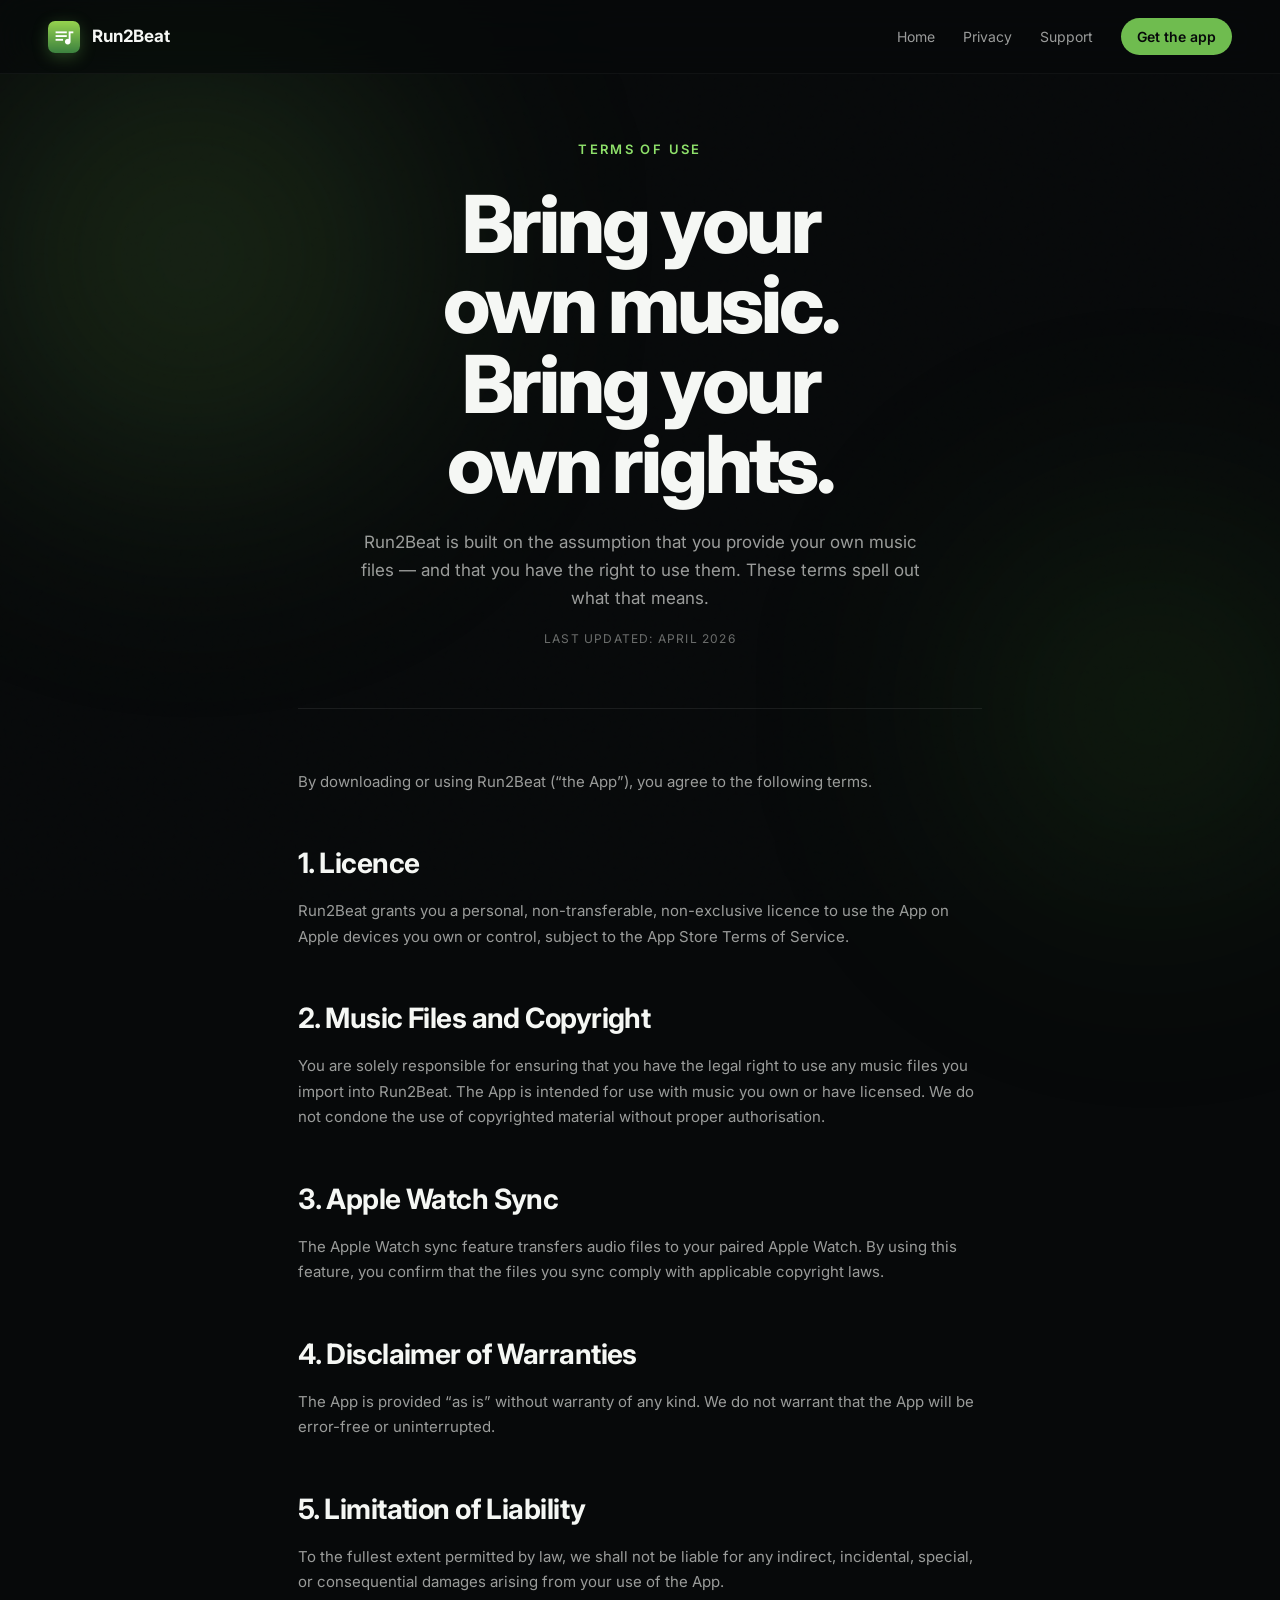
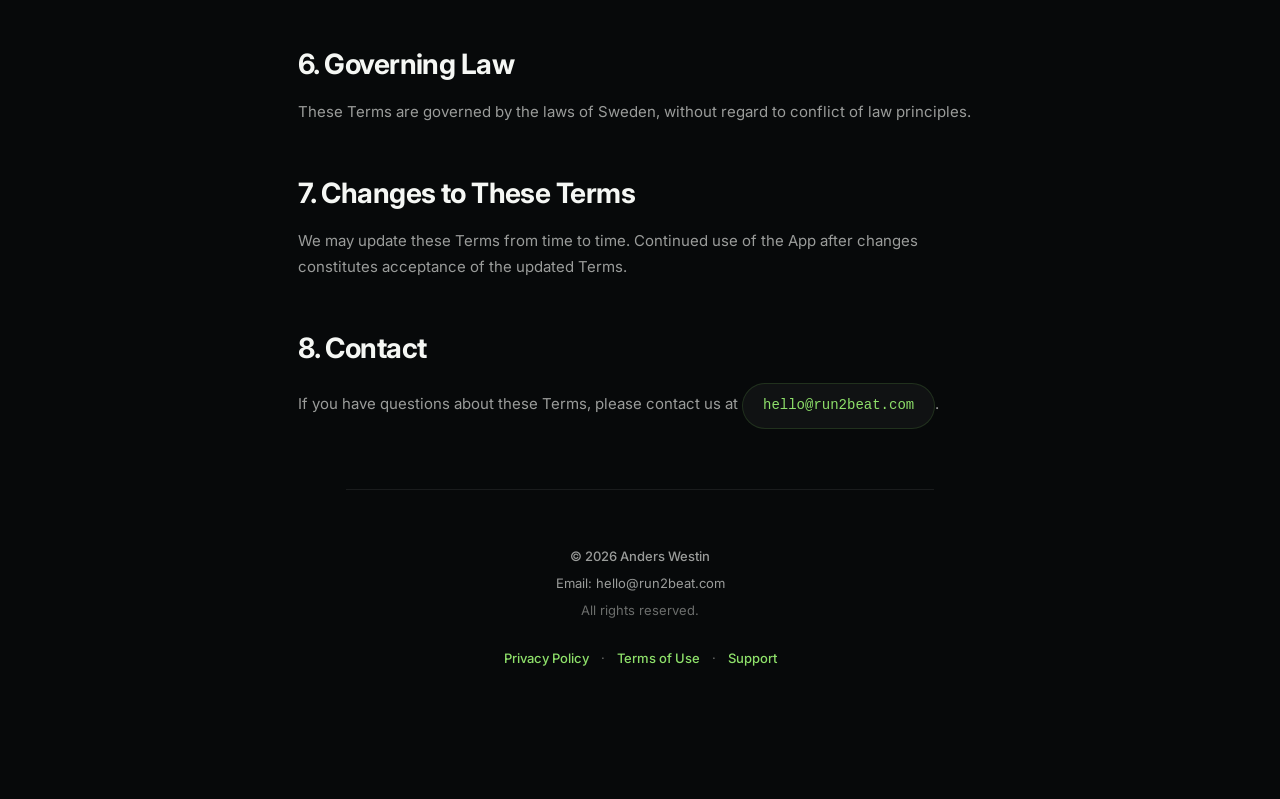
<file: terms.html>
<!DOCTYPE html>
<html lang="en">
<head>
    <meta charset="UTF-8" />
    <meta name="viewport" content="width=device-width, initial-scale=1.0" />
    <title>Terms of Use &mdash; Run2Beat</title>
    <meta name="description" content="Terms of Use for Run2Beat. By downloading or using Run2Beat, you agree to the following terms." />
    <meta name="theme-color" content="#0a0d0a" />

    <!-- Google tag (gtag.js) -->
    <script async src="https://www.googletagmanager.com/gtag/js?id=G-TS1EQ35CVJ"></script>
    <script>
      window.dataLayer = window.dataLayer || [];
      function gtag(){dataLayer.push(arguments);}
      gtag('js', new Date());
      gtag('config', 'G-TS1EQ35CVJ');
    </script>


    <link rel="icon" type="image/png" href="assets/app-icon.png" />
    <link rel="apple-touch-icon" href="assets/app-icon.png" />
    <link rel="stylesheet" href="styles.css?v=8" />
    <link rel="preconnect" href="https://fonts.googleapis.com" />
    <link rel="preconnect" href="https://fonts.gstatic.com" crossorigin />
    <link href="https://fonts.googleapis.com/css2?family=Inter:wght@300;400;500;600;700;800;900&display=swap" rel="stylesheet" />
</head>
<body>
    <div class="grain"></div>
    <div class="ambient ambient--green"></div>
    <div class="ambient ambient--mint"></div>

    <header class="nav">
        <a href="index.html" class="nav__brand">
            <img src="assets/app-icon.png" alt="" class="nav__icon" />
            <span class="nav__name">Run2Beat</span>
        </a>
        <nav class="nav__links">
            <a href="index.html">Home</a>
            <a href="privacy.html">Privacy</a>
            <a href="support.html">Support</a>
            <a href="https://apps.apple.com/app/id6763856621" class="nav__cta js-appstore" target="_blank" rel="noopener">Get the app</a>
        </nav>
    </header>

    <main class="legal">
        <section class="legal__hero">
            <p class="eyebrow eyebrow--center">Terms of use</p>
            <h1 class="legal__title">Bring your<br />own music.<br />Bring your<br />own rights.</h1>
            <p class="legal__lede">
                Run2Beat is built on the assumption that you provide your own music files &mdash; and that you have the right to use them. These terms spell out what that means.
            </p>
            <p class="legal__updated">Last updated: April 2026</p>
        </section>

        <section class="legal__body">

            <p>
                By downloading or using Run2Beat (&ldquo;the App&rdquo;), you agree to the following terms.
            </p>

            <h2>1. Licence</h2>
            <p>
                Run2Beat grants you a personal, non-transferable, non-exclusive licence to use the App on Apple devices you own or control, subject to the App Store Terms of Service.
            </p>

            <h2>2. Music Files and Copyright</h2>
            <p>
                You are solely responsible for ensuring that you have the legal right to use any music files you import into Run2Beat. The App is intended for use with music you own or have licensed. We do not condone the use of copyrighted material without proper authorisation.
            </p>

            <h2>3. Apple Watch Sync</h2>
            <p>
                The Apple Watch sync feature transfers audio files to your paired Apple Watch. By using this feature, you confirm that the files you sync comply with applicable copyright laws.
            </p>

            <h2>4. Disclaimer of Warranties</h2>
            <p>
                The App is provided &ldquo;as is&rdquo; without warranty of any kind. We do not warrant that the App will be error-free or uninterrupted.
            </p>

            <h2>5. Limitation of Liability</h2>
            <p>
                To the fullest extent permitted by law, we shall not be liable for any indirect, incidental, special, or consequential damages arising from your use of the App.
            </p>

            <h2>6. Governing Law</h2>
            <p>
                These Terms are governed by the laws of Sweden, without regard to conflict of law principles.
            </p>

            <h2>7. Changes to These Terms</h2>
            <p>
                We may update these Terms from time to time. Continued use of the App after changes constitutes acceptance of the updated Terms.
            </p>

            <h2>8. Contact</h2>
            <p>
                If you have questions about these Terms, please contact us at
                <a href="mailto:hello@run2beat.com" class="legal__contact">hello@run2beat.com</a>.
            </p>

        </section>

        <footer class="footer">
            <p class="footer__copyright">© 2026 Anders Westin</p>
            <p>Email: <a href="mailto:hello@run2beat.com">hello@run2beat.com</a></p>
            <p class="footer__sub">All rights reserved.</p>
            <p class="footer__links">
                <a href="privacy.html">Privacy Policy</a>
                <span class="footer__sep">&middot;</span>
                <a href="terms.html">Terms of Use</a>
                <span class="footer__sep">&middot;</span>
                <a href="support.html">Support</a>
            </p>
        </footer>
    </main>

    <!-- App Store dialog -->
    <dialog class="tf-dialog" id="appstore-dialog" aria-labelledby="appstore-dialog-title">
        <button class="tf-dialog__close" type="button" aria-label="Close" data-tf-close>
            <svg viewBox="0 0 24 24" width="20" height="20" aria-hidden="true"><path stroke="currentColor" stroke-width="2" stroke-linecap="round" fill="none" d="M6 6l12 12M18 6L6 18"/></svg>
        </button>
        <div class="tf-dialog__inner">
            <p class="eyebrow eyebrow--center">On the App Store</p>
            <h3 class="tf-dialog__title" id="appstore-dialog-title">Get Run2Beat on your iPhone.</h3>
            <p class="tf-dialog__text">
                Run2Beat runs on iPhone and Apple Watch. Scan the QR code with your iPhone&rsquo;s camera, or open the App Store link below.
            </p>
            <div class="tf-dialog__qr">
                <img src="assets/app-store-qr.svg" alt="QR code to download Run2Beat on the App Store" />
            </div>
            <div class="tf-dialog__url-row">
                <code class="tf-dialog__url" id="appstore-dialog-url">https://apps.apple.com/app/id6763856621</code>
                <button class="tf-dialog__copy" type="button" data-tf-copy aria-label="Copy link">
                    <svg viewBox="0 0 24 24" width="16" height="16" aria-hidden="true"><path stroke="currentColor" stroke-width="2" stroke-linecap="round" stroke-linejoin="round" fill="none" d="M9 3h9a2 2 0 0 1 2 2v9M15 7H6a2 2 0 0 0-2 2v9a2 2 0 0 0 2 2h9a2 2 0 0 0 2-2V9a2 2 0 0 0-2-2z"/></svg>
                    <span data-tf-copy-label>Copy</span>
                </button>
            </div>
            <p class="tf-dialog__hint">Free on the App Store. No account, no ads.</p>
        </div>
    </dialog>

    <script src="script.js?v=7" defer></script>
</body>
</html>
</file>
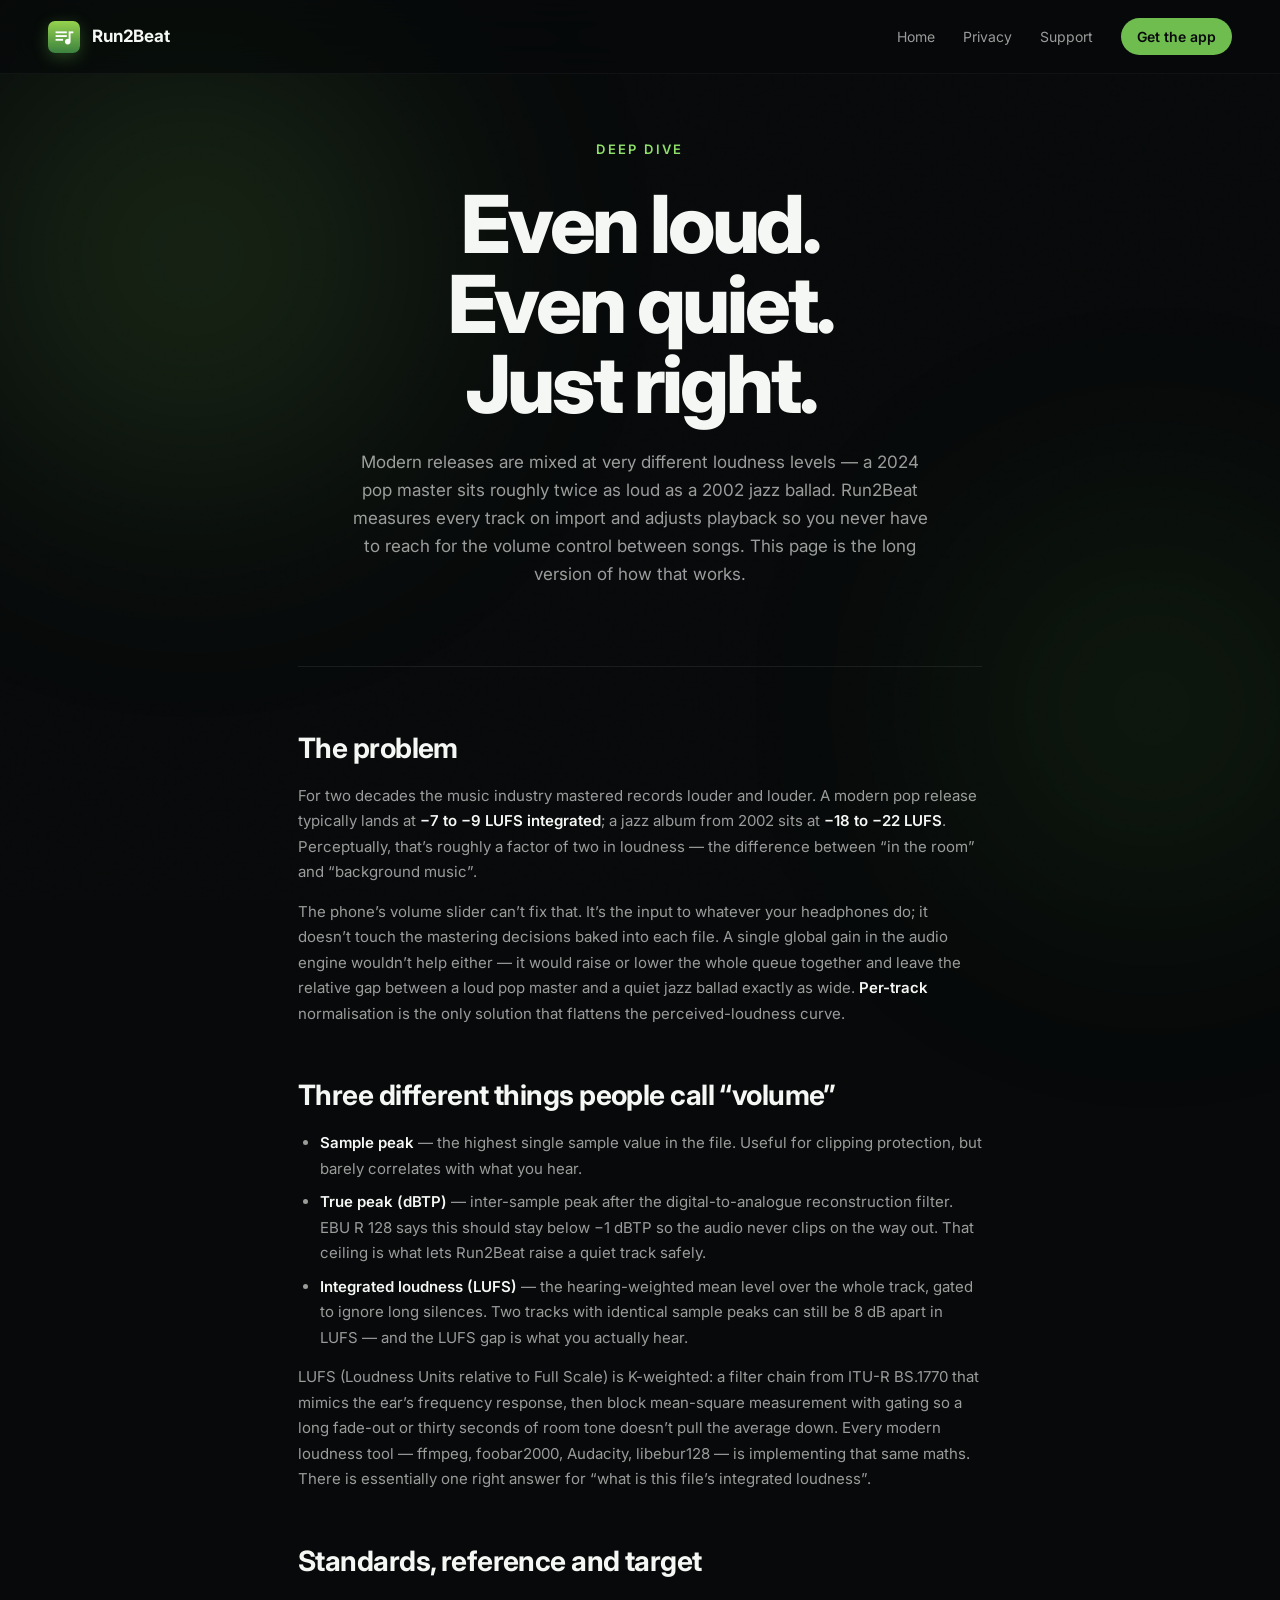
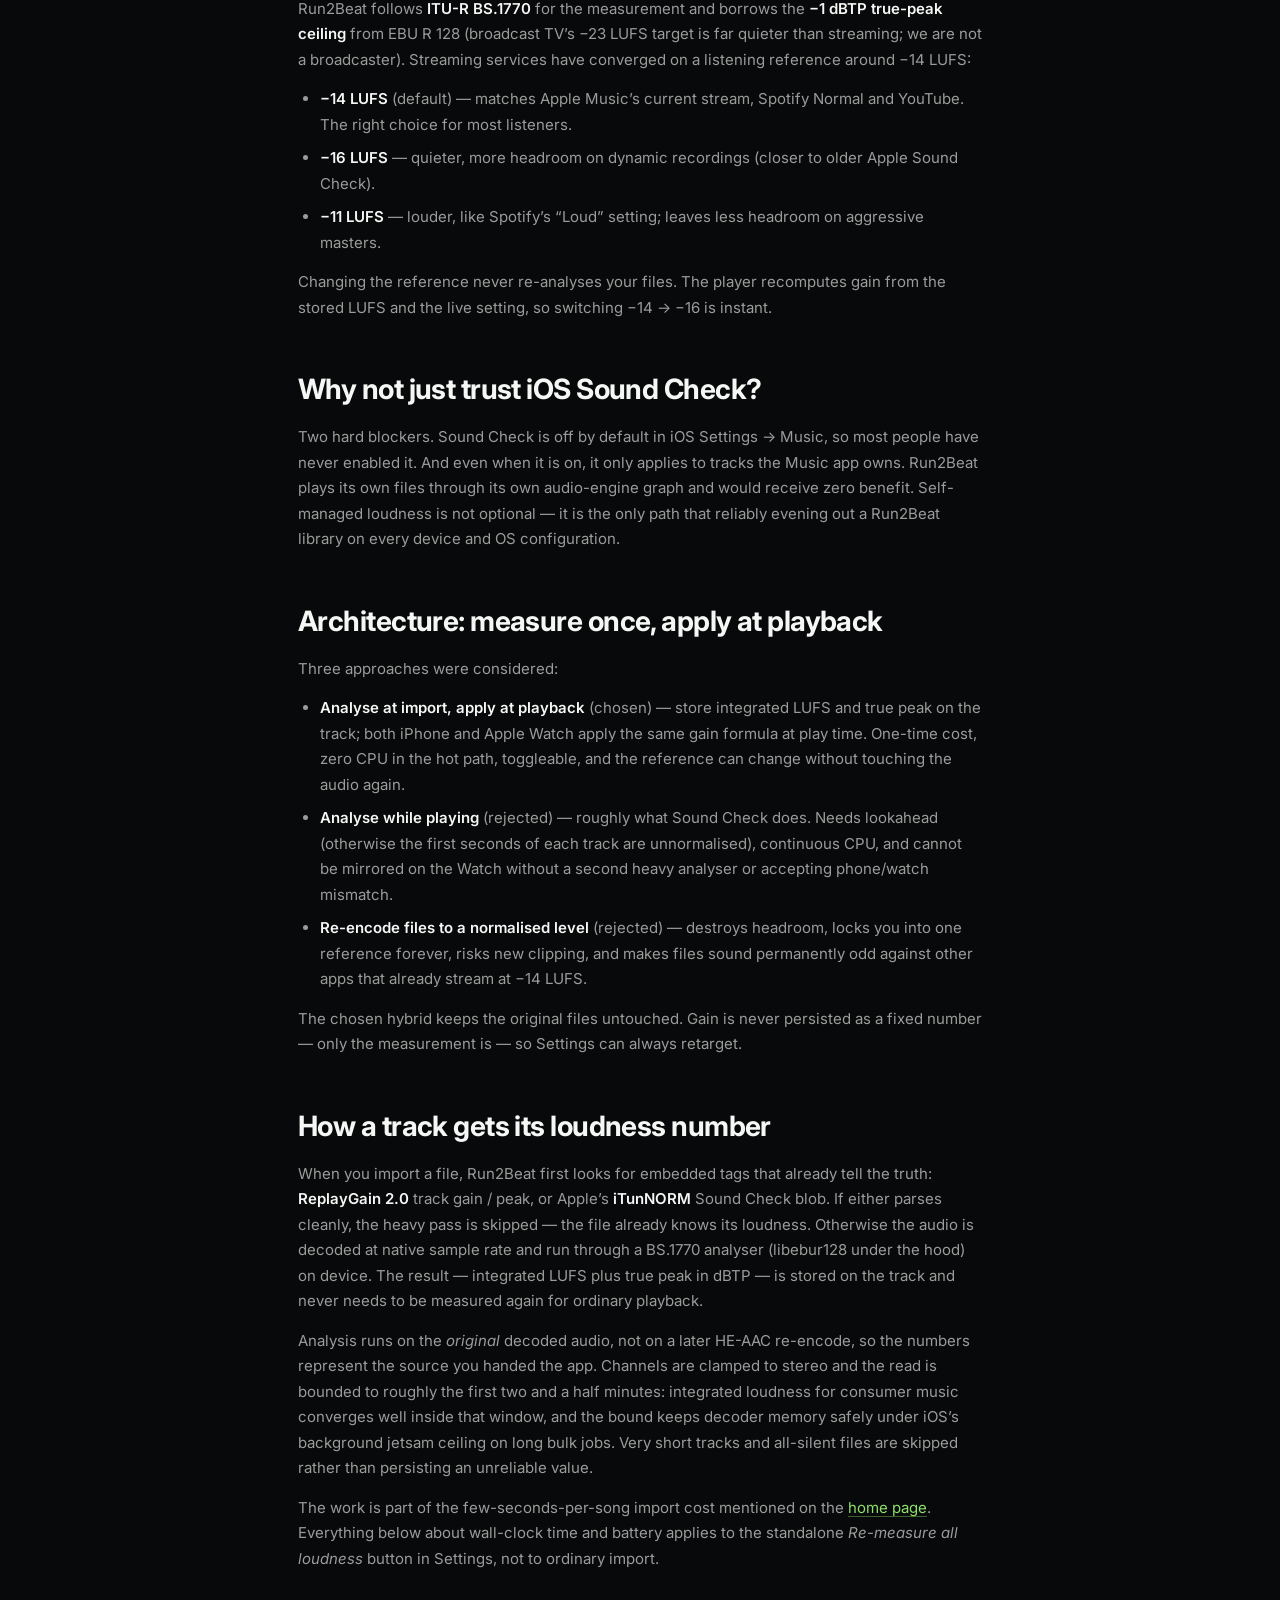
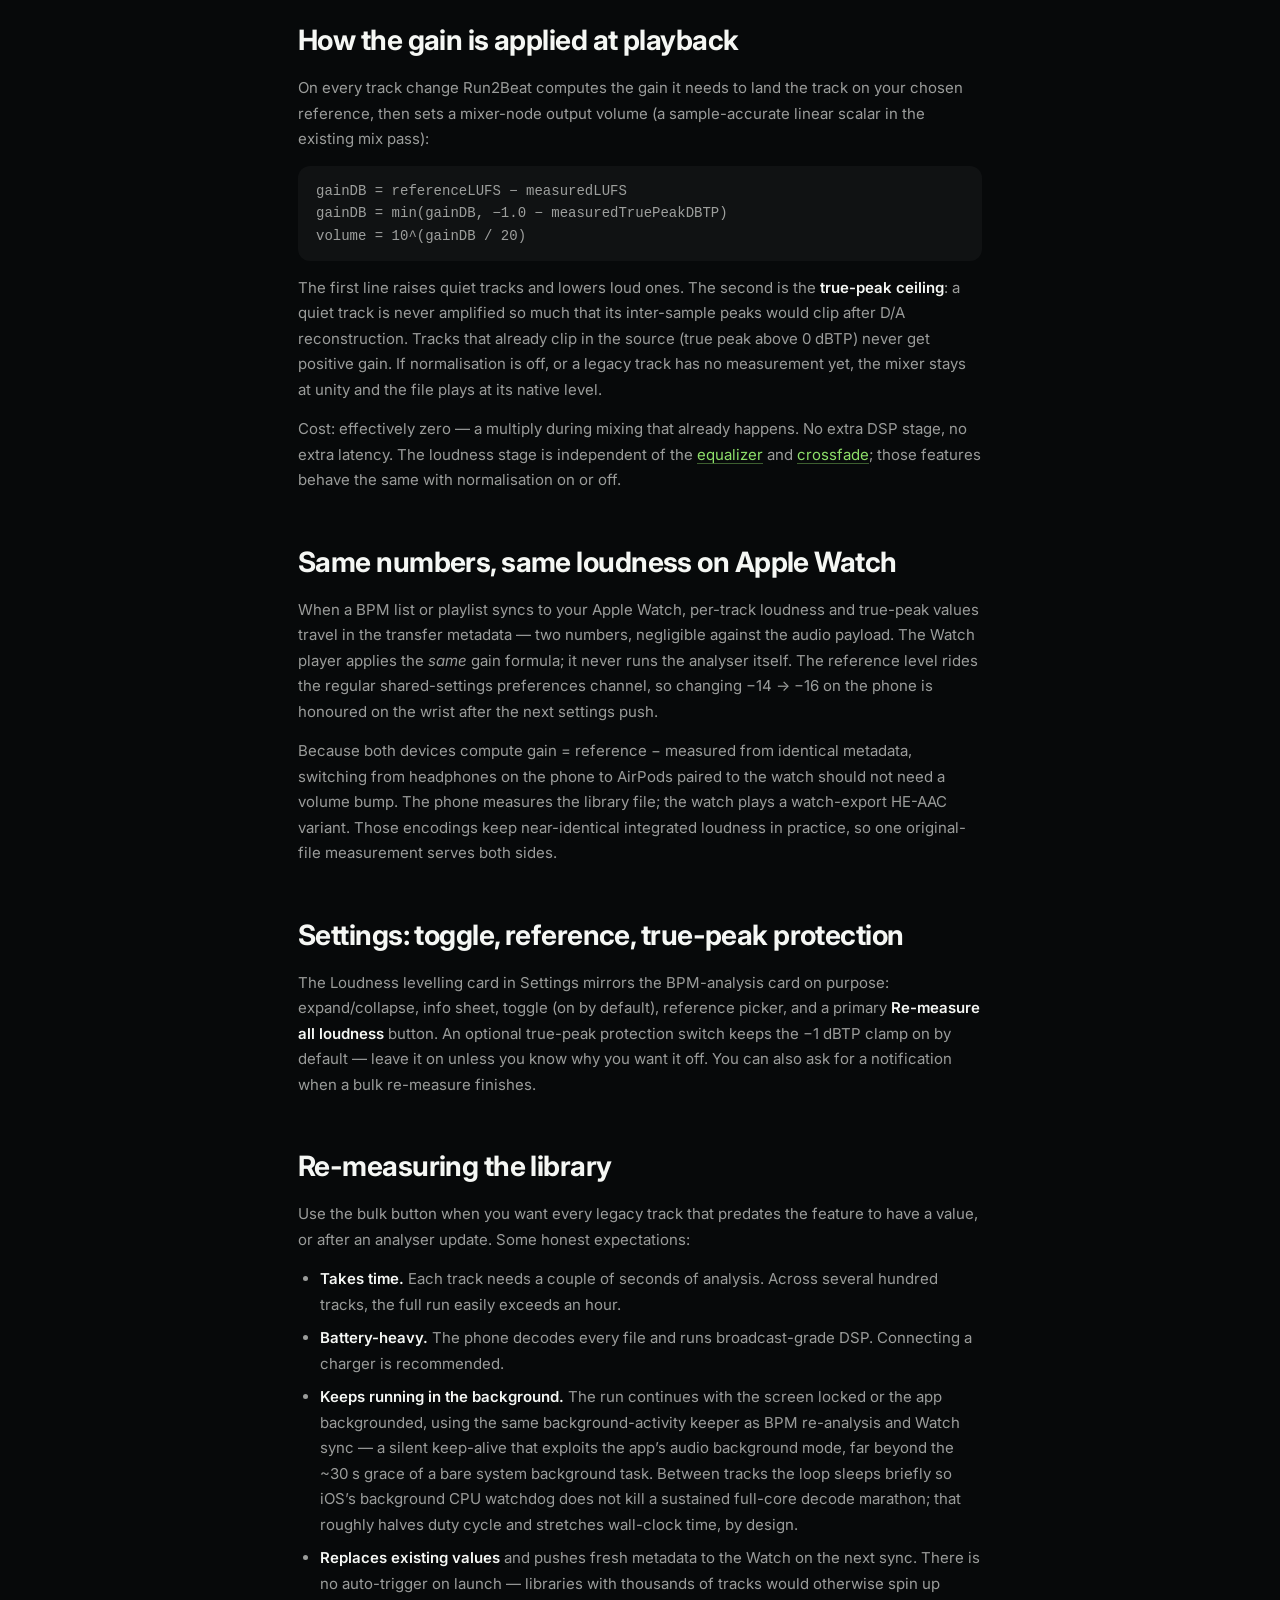
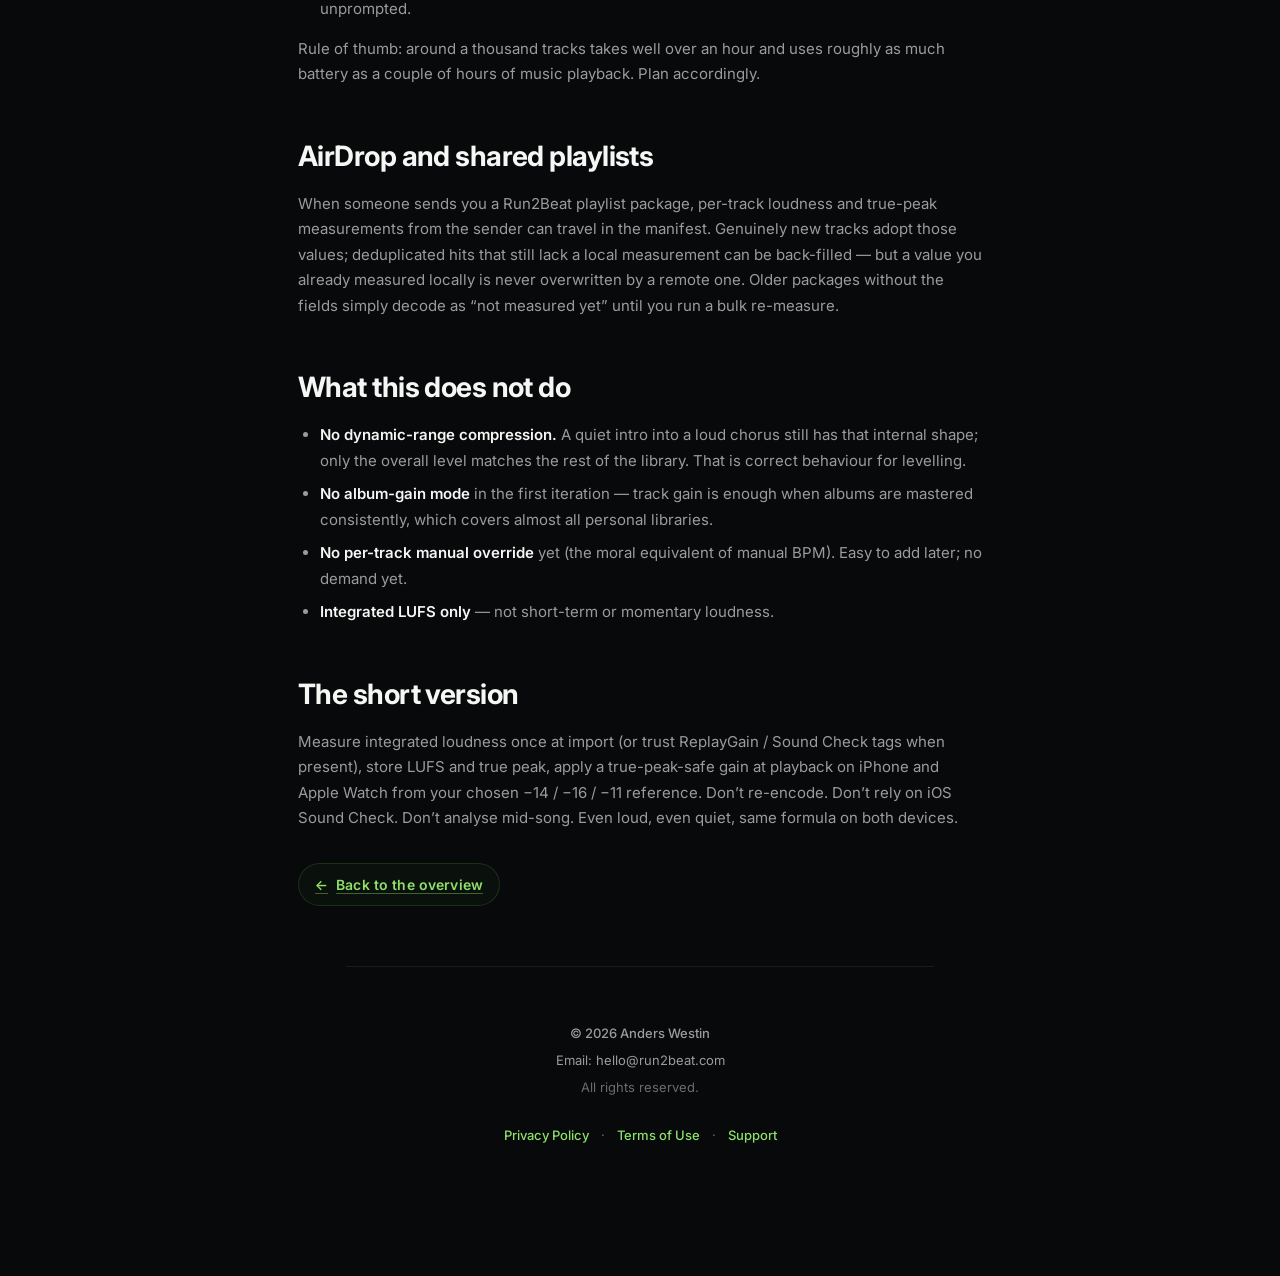
<file: volume-normalisation.html>
<!DOCTYPE html>
<html lang="en">
<head>
    <meta charset="UTF-8" />
    <meta name="viewport" content="width=device-width, initial-scale=1.0" />
    <title>Volume normalisation &mdash; Run2Beat</title>
    <meta name="description" content="How Run2Beat measures integrated loudness (ITU-R BS.1770 / LUFS) at import, applies true-peak-safe gain at playback on iPhone and Apple Watch, and why analyse-once-apply-at-playback beats Sound Check or re-encoding." />
    <meta name="theme-color" content="#0a0d0a" />

    <!-- Google tag (gtag.js) -->
    <script async src="https://www.googletagmanager.com/gtag/js?id=G-TS1EQ35CVJ"></script>
    <script>
      window.dataLayer = window.dataLayer || [];
      function gtag(){dataLayer.push(arguments);}
      gtag('js', new Date());
      gtag('config', 'G-TS1EQ35CVJ');
    </script>


    <link rel="icon" type="image/png" href="assets/app-icon.png" />
    <link rel="apple-touch-icon" href="assets/app-icon.png" />
    <link rel="stylesheet" href="styles.css?v=9" />
    <link rel="preconnect" href="https://fonts.googleapis.com" />
    <link rel="preconnect" href="https://fonts.gstatic.com" crossorigin />
    <link href="https://fonts.googleapis.com/css2?family=Inter:wght@300;400;500;600;700;800;900&display=swap" rel="stylesheet" />
</head>
<body>
    <div class="grain"></div>
    <div class="ambient ambient--green"></div>
    <div class="ambient ambient--mint"></div>

    <header class="nav">
        <a href="index.html" class="nav__brand">
            <img src="assets/app-icon.png" alt="" class="nav__icon" />
            <span class="nav__name">Run2Beat</span>
        </a>
        <nav class="nav__links">
            <a href="index.html">Home</a>
            <a href="privacy.html">Privacy</a>
            <a href="support.html">Support</a>
            <a href="https://apps.apple.com/app/id6763856621" class="nav__cta js-appstore" target="_blank" rel="noopener">Get the app</a>
        </nav>
    </header>

    <main class="legal">
        <section class="legal__hero">
            <p class="eyebrow eyebrow--center">Deep dive</p>
            <h1 class="legal__title">Even loud.<br />Even quiet.<br />Just right.</h1>
            <p class="legal__lede">
                Modern releases are mixed at very different loudness levels &mdash; a 2024 pop master sits roughly twice as loud as a 2002 jazz ballad. Run2Beat measures every track on import and adjusts playback so you never have to reach for the volume control between songs. This page is the long version of how that works.
            </p>
        </section>

        <section class="legal__body">

            <h2>The problem</h2>
            <p>
                For two decades the music industry mastered records louder and louder. A modern pop release typically lands at <strong>&minus;7 to &minus;9 LUFS integrated</strong>; a jazz album from 2002 sits at <strong>&minus;18 to &minus;22 LUFS</strong>. Perceptually, that&rsquo;s roughly a factor of two in loudness &mdash; the difference between &ldquo;in the room&rdquo; and &ldquo;background music&rdquo;.
            </p>
            <p>
                The phone&rsquo;s volume slider can&rsquo;t fix that. It&rsquo;s the input to whatever your headphones do; it doesn&rsquo;t touch the mastering decisions baked into each file. A single global gain in the audio engine wouldn&rsquo;t help either &mdash; it would raise or lower the whole queue together and leave the relative gap between a loud pop master and a quiet jazz ballad exactly as wide. <strong>Per-track</strong> normalisation is the only solution that flattens the perceived-loudness curve.
            </p>

            <h2>Three different things people call &ldquo;volume&rdquo;</h2>
            <ul>
                <li><strong>Sample peak</strong> &mdash; the highest single sample value in the file. Useful for clipping protection, but barely correlates with what you hear.</li>
                <li><strong>True peak (dBTP)</strong> &mdash; inter-sample peak after the digital-to-analogue reconstruction filter. EBU&nbsp;R&nbsp;128 says this should stay below &minus;1&nbsp;dBTP so the audio never clips on the way out. That ceiling is what lets Run2Beat raise a quiet track safely.</li>
                <li><strong>Integrated loudness (LUFS)</strong> &mdash; the hearing-weighted mean level over the whole track, gated to ignore long silences. Two tracks with identical sample peaks can still be 8&nbsp;dB apart in LUFS &mdash; and the LUFS gap is what you actually hear.</li>
            </ul>
            <p>
                LUFS (Loudness Units relative to Full Scale) is K-weighted: a filter chain from ITU-R BS.1770 that mimics the ear&rsquo;s frequency response, then block mean-square measurement with gating so a long fade-out or thirty seconds of room tone doesn&rsquo;t pull the average down. Every modern loudness tool &mdash; ffmpeg, foobar2000, Audacity, libebur128 &mdash; is implementing that same maths. There is essentially one right answer for &ldquo;what is this file&rsquo;s integrated loudness&rdquo;.
            </p>

            <h2>Standards, reference and target</h2>
            <p>
                Run2Beat follows <strong>ITU-R BS.1770</strong> for the measurement and borrows the <strong>&minus;1&nbsp;dBTP true-peak ceiling</strong> from EBU R&nbsp;128 (broadcast TV&rsquo;s &minus;23&nbsp;LUFS target is far quieter than streaming; we are not a broadcaster). Streaming services have converged on a listening reference around &minus;14&nbsp;LUFS:
            </p>
            <ul>
                <li><strong>&minus;14 LUFS</strong> (default) &mdash; matches Apple Music&rsquo;s current stream, Spotify Normal and YouTube. The right choice for most listeners.</li>
                <li><strong>&minus;16 LUFS</strong> &mdash; quieter, more headroom on dynamic recordings (closer to older Apple Sound Check).</li>
                <li><strong>&minus;11 LUFS</strong> &mdash; louder, like Spotify&rsquo;s &ldquo;Loud&rdquo; setting; leaves less headroom on aggressive masters.</li>
            </ul>
            <p>
                Changing the reference never re-analyses your files. The player recomputes gain from the stored LUFS and the live setting, so switching &minus;14 &rarr; &minus;16 is instant.
            </p>

            <h2>Why not just trust iOS Sound Check?</h2>
            <p>
                Two hard blockers. Sound Check is off by default in iOS Settings &rarr; Music, so most people have never enabled it. And even when it is on, it only applies to tracks the Music app owns. Run2Beat plays its own files through its own audio-engine graph and would receive zero benefit. Self-managed loudness is not optional &mdash; it is the only path that reliably evening out a Run2Beat library on every device and OS configuration.
            </p>

            <h2>Architecture: measure once, apply at playback</h2>
            <p>
                Three approaches were considered:
            </p>
            <ul>
                <li><strong>Analyse at import, apply at playback</strong> (chosen) &mdash; store integrated LUFS and true peak on the track; both iPhone and Apple Watch apply the same gain formula at play time. One-time cost, zero CPU in the hot path, toggleable, and the reference can change without touching the audio again.</li>
                <li><strong>Analyse while playing</strong> (rejected) &mdash; roughly what Sound Check does. Needs lookahead (otherwise the first seconds of each track are unnormalised), continuous CPU, and cannot be mirrored on the Watch without a second heavy analyser or accepting phone/watch mismatch.</li>
                <li><strong>Re-encode files to a normalised level</strong> (rejected) &mdash; destroys headroom, locks you into one reference forever, risks new clipping, and makes files sound permanently odd against other apps that already stream at &minus;14&nbsp;LUFS.</li>
            </ul>
            <p>
                The chosen hybrid keeps the original files untouched. Gain is never persisted as a fixed number &mdash; only the measurement is &mdash; so Settings can always retarget.
            </p>

            <h2>How a track gets its loudness number</h2>
            <p>
                When you import a file, Run2Beat first looks for embedded tags that already tell the truth: <strong>ReplayGain 2.0</strong> track gain / peak, or Apple&rsquo;s <strong>iTunNORM</strong> Sound Check blob. If either parses cleanly, the heavy pass is skipped &mdash; the file already knows its loudness. Otherwise the audio is decoded at native sample rate and run through a BS.1770 analyser (libebur128 under the hood) on device. The result &mdash; integrated LUFS plus true peak in dBTP &mdash; is stored on the track and never needs to be measured again for ordinary playback.
            </p>
            <p>
                Analysis runs on the <em>original</em> decoded audio, not on a later HE-AAC re-encode, so the numbers represent the source you handed the app. Channels are clamped to stereo and the read is bounded to roughly the first two and a half minutes: integrated loudness for consumer music converges well inside that window, and the bound keeps decoder memory safely under iOS&rsquo;s background jetsam ceiling on long bulk jobs. Very short tracks and all-silent files are skipped rather than persisting an unreliable value.
            </p>
            <p>
                The work is part of the few-seconds-per-song import cost mentioned on the <a href="index.html#library">home page</a>. Everything below about wall-clock time and battery applies to the standalone <em>Re-measure all loudness</em> button in Settings, not to ordinary import.
            </p>

            <h2>How the gain is applied at playback</h2>
            <p>
                On every track change Run2Beat computes the gain it needs to land the track on your chosen reference, then sets a mixer-node output volume (a sample-accurate linear scalar in the existing mix pass):
            </p>
            <p style="font-family: ui-monospace, SFMono-Regular, Menlo, monospace; padding: 14px 18px; background: rgba(255,255,255,0.04); border-radius: 12px; font-size: 14px; line-height: 1.6;">
                gainDB&nbsp;=&nbsp;referenceLUFS&nbsp;&minus;&nbsp;measuredLUFS<br />
                gainDB&nbsp;=&nbsp;min(gainDB,&nbsp;&minus;1.0&nbsp;&minus;&nbsp;measuredTruePeakDBTP)<br />
                volume&nbsp;=&nbsp;10^(gainDB&nbsp;/&nbsp;20)
            </p>
            <p>
                The first line raises quiet tracks and lowers loud ones. The second is the <strong>true-peak ceiling</strong>: a quiet track is never amplified so much that its inter-sample peaks would clip after D/A reconstruction. Tracks that already clip in the source (true peak above 0&nbsp;dBTP) never get positive gain. If normalisation is off, or a legacy track has no measurement yet, the mixer stays at unity and the file plays at its native level.
            </p>
            <p>
                Cost: effectively zero &mdash; a multiply during mixing that already happens. No extra DSP stage, no extra latency. The loudness stage is independent of the <a href="equalizer.html">equalizer</a> and <a href="crossfade.html">crossfade</a>; those features behave the same with normalisation on or off.
            </p>

            <h2>Same numbers, same loudness on Apple Watch</h2>
            <p>
                When a BPM list or playlist syncs to your Apple Watch, per-track loudness and true-peak values travel in the transfer metadata &mdash; two numbers, negligible against the audio payload. The Watch player applies the <em>same</em> gain formula; it never runs the analyser itself. The reference level rides the regular shared-settings preferences channel, so changing &minus;14 &rarr; &minus;16 on the phone is honoured on the wrist after the next settings push.
            </p>
            <p>
                Because both devices compute gain&nbsp;=&nbsp;reference&nbsp;&minus;&nbsp;measured from identical metadata, switching from headphones on the phone to AirPods paired to the watch should not need a volume bump. The phone measures the library file; the watch plays a watch-export HE-AAC variant. Those encodings keep near-identical integrated loudness in practice, so one original-file measurement serves both sides.
            </p>

            <h2>Settings: toggle, reference, true-peak protection</h2>
            <p>
                The Loudness levelling card in Settings mirrors the BPM-analysis card on purpose: expand/collapse, info sheet, toggle (on by default), reference picker, and a primary <strong>Re-measure all loudness</strong> button. An optional true-peak protection switch keeps the &minus;1&nbsp;dBTP clamp on by default &mdash; leave it on unless you know why you want it off. You can also ask for a notification when a bulk re-measure finishes.
            </p>

            <h2>Re-measuring the library</h2>
            <p>
                Use the bulk button when you want every legacy track that predates the feature to have a value, or after an analyser update. Some honest expectations:
            </p>
            <ul>
                <li><strong>Takes time.</strong> Each track needs a couple of seconds of analysis. Across several hundred tracks, the full run easily exceeds an hour.</li>
                <li><strong>Battery-heavy.</strong> The phone decodes every file and runs broadcast-grade DSP. Connecting a charger is recommended.</li>
                <li><strong>Keeps running in the background.</strong> The run continues with the screen locked or the app backgrounded, using the same background-activity keeper as BPM re-analysis and Watch sync &mdash; a silent keep-alive that exploits the app&rsquo;s audio background mode, far beyond the ~30&nbsp;s grace of a bare system background task. Between tracks the loop sleeps briefly so iOS&rsquo;s background CPU watchdog does not kill a sustained full-core decode marathon; that roughly halves duty cycle and stretches wall-clock time, by design.</li>
                <li><strong>Replaces existing values</strong> and pushes fresh metadata to the Watch on the next sync. There is no auto-trigger on launch &mdash; libraries with thousands of tracks would otherwise spin up unprompted.</li>
            </ul>
            <p>
                Rule of thumb: around a thousand tracks takes well over an hour and uses roughly as much battery as a couple of hours of music playback. Plan accordingly.
            </p>

            <h2>AirDrop and shared playlists</h2>
            <p>
                When someone sends you a Run2Beat playlist package, per-track loudness and true-peak measurements from the sender can travel in the manifest. Genuinely new tracks adopt those values; deduplicated hits that still lack a local measurement can be back-filled &mdash; but a value you already measured locally is never overwritten by a remote one. Older packages without the fields simply decode as &ldquo;not measured yet&rdquo; until you run a bulk re-measure.
            </p>

            <h2>What this does not do</h2>
            <ul>
                <li><strong>No dynamic-range compression.</strong> A quiet intro into a loud chorus still has that internal shape; only the overall level matches the rest of the library. That is correct behaviour for levelling.</li>
                <li><strong>No album-gain mode</strong> in the first iteration &mdash; track gain is enough when albums are mastered consistently, which covers almost all personal libraries.</li>
                <li><strong>No per-track manual override</strong> yet (the moral equivalent of manual BPM). Easy to add later; no demand yet.</li>
                <li><strong>Integrated LUFS only</strong> &mdash; not short-term or momentary loudness.</li>
            </ul>

            <h2>The short version</h2>
            <p>
                Measure integrated loudness once at import (or trust ReplayGain / Sound Check tags when present), store LUFS and true peak, apply a true-peak-safe gain at playback on iPhone and Apple Watch from your chosen &minus;14 / &minus;16 / &minus;11 reference. Don&rsquo;t re-encode. Don&rsquo;t rely on iOS Sound Check. Don&rsquo;t analyse mid-song. Even loud, even quiet, same formula on both devices.
            </p>

            <a href="index.html" class="learn-more">
                <span class="learn-more__arrow" style="transform: scaleX(-1);">&rarr;</span>
                Back to the overview
            </a>

        </section>

        <footer class="footer">
            <p class="footer__copyright">© 2026 Anders Westin</p>
            <p>Email: <a href="mailto:hello@run2beat.com">hello@run2beat.com</a></p>
            <p class="footer__sub">All rights reserved.</p>
            <p class="footer__links">
                <a href="privacy.html">Privacy Policy</a>
                <span class="footer__sep">&middot;</span>
                <a href="terms.html">Terms of Use</a>
                <span class="footer__sep">&middot;</span>
                <a href="support.html">Support</a>
            </p>
        </footer>
    </main>

    <dialog class="tf-dialog" id="appstore-dialog" aria-labelledby="appstore-dialog-title">
        <button class="tf-dialog__close" type="button" aria-label="Close" data-tf-close>
            <svg viewBox="0 0 24 24" width="20" height="20" aria-hidden="true"><path stroke="currentColor" stroke-width="2" stroke-linecap="round" fill="none" d="M6 6l12 12M18 6L6 18"/></svg>
        </button>
        <div class="tf-dialog__inner">
            <p class="eyebrow eyebrow--center">On the App Store</p>
            <h3 class="tf-dialog__title" id="appstore-dialog-title">Get Run2Beat on your iPhone.</h3>
            <p class="tf-dialog__text">
                Run2Beat runs on iPhone and Apple Watch. Scan the QR code with your iPhone&rsquo;s camera, or open the App Store link below.
            </p>
            <div class="tf-dialog__qr">
                <img src="assets/app-store-qr.svg" alt="QR code to download Run2Beat on the App Store" />
            </div>
            <div class="tf-dialog__url-row">
                <code class="tf-dialog__url" id="appstore-dialog-url">https://apps.apple.com/app/id6763856621</code>
                <button class="tf-dialog__copy" type="button" data-tf-copy aria-label="Copy link">
                    <svg viewBox="0 0 24 24" width="16" height="16" aria-hidden="true"><path stroke="currentColor" stroke-width="2" stroke-linecap="round" stroke-linejoin="round" fill="none" d="M9 3h9a2 2 0 0 1 2 2v9M15 7H6a2 2 0 0 0-2 2v9a2 2 0 0 0 2 2h9a2 2 0 0 0 2-2V9a2 2 0 0 0-2-2z"/></svg>
                    <span data-tf-copy-label>Copy</span>
                </button>
            </div>
            <p class="tf-dialog__hint">Free on the App Store. No account, no ads.</p>
        </div>
    </dialog>

    <script src="script.js?v=7" defer></script>
</body>
</html>
</file>
<file: styles.css>
/* =========================================================================
   Run2Beat Landing Page
   Inspired by spectre.cam, adapted to Run2Beat's green/black identity.
   ========================================================================= */

:root {
    /* =====================================================================
       ACCENT COLOUR — change ONLY the three RGB triplets below to recolour
       the entire site. Everything else (gradients, glows, hover states,
       transparent washes) is derived from these tokens via rgb() / rgba().
       Pick three related shades: a saturated mid (default), a brighter
       highlight, and a deeper shadow. The site will keep working with any
       hue — try "212, 132, 60" (warm orange), "94, 158, 220" (electric
       blue) or "186, 110, 220" (purple) for experiments.
       ===================================================================== */
    --accent-rgb:        111, 188,  79;   /* default green */
    --accent-bright-rgb: 142, 224, 106;   /* lighter highlight */
    --accent-deep-rgb:    74, 158,  44;   /* darker shadow   */

    --bg: #07090a;
    --bg-deep: #050605;
    --bg-elevated: #0e1311;
    --surface: rgba(255, 255, 255, 0.04);
    --surface-hover: rgba(255, 255, 255, 0.07);
    --border: rgba(255, 255, 255, 0.08);
    --text: #f5f7f4;
    --text-muted: rgba(245, 247, 244, 0.62);
    --text-dim: rgba(245, 247, 244, 0.42);

    /* Brand — derived from the accent tokens above. Do not edit these
       directly; change the RGB triplets at the top of :root instead. */
    --brand:        rgb(var(--accent-rgb));
    --brand-bright: rgb(var(--accent-bright-rgb));
    --brand-deep:   rgb(var(--accent-deep-rgb));
    --brand-glow:   rgba(var(--accent-bright-rgb), 0.55);
    --brand-soft:   rgba(var(--accent-rgb), 0.18);

    --max-w: 1180px;
    --gutter: clamp(20px, 4vw, 48px);
    --radius: 22px;

    --ease: cubic-bezier(0.22, 1, 0.36, 1);
}

* { box-sizing: border-box; }

html, body {
    margin: 0;
    padding: 0;
    background: var(--bg);
    color: var(--text);
    font-family: "Inter", -apple-system, BlinkMacSystemFont, "Segoe UI", Roboto, sans-serif;
    font-weight: 400;
    line-height: 1.5;
    -webkit-font-smoothing: antialiased;
    -moz-osx-font-smoothing: grayscale;
    overflow-x: hidden;
}

img { max-width: 100%; display: block; }
a { color: inherit; text-decoration: none; }

/* ---------- AMBIENT BACKGROUND ---------- */

.grain {
    position: fixed;
    inset: 0;
    pointer-events: none;
    z-index: 1;
    opacity: 0.08;
    mix-blend-mode: overlay;
    background-image: url("data:image/svg+xml;utf8,<svg viewBox='0 0 200 200' xmlns='http://www.w3.org/2000/svg'><filter id='n'><feTurbulence type='fractalNoise' baseFrequency='0.85' numOctaves='2' stitchTiles='stitch'/></filter><rect width='100%25' height='100%25' filter='url(%23n)' opacity='0.7'/></svg>");
}

.ambient {
    position: fixed;
    border-radius: 50%;
    filter: blur(120px);
    z-index: 0;
    pointer-events: none;
    opacity: 0.55;
    animation: float 20s ease-in-out infinite;
}

.ambient--green {
    width: 60vw;
    height: 60vw;
    background: radial-gradient(circle, rgba(var(--accent-rgb), 0.45), transparent 60%);
    top: -10vw;
    left: -15vw;
}

.ambient--mint {
    width: 50vw;
    height: 50vw;
    background: radial-gradient(circle, rgba(74, 158, 44, 0.35), transparent 60%);
    bottom: -10vw;
    right: -15vw;
    animation-delay: -10s;
}

@keyframes float {
    0%, 100% { transform: translate(0, 0); }
    50% { transform: translate(40px, -30px); }
}

/* ---------- NAV ---------- */

.nav {
    position: fixed;
    top: 0;
    left: 0;
    right: 0;
    z-index: 100;
    display: flex;
    align-items: center;
    justify-content: space-between;
    padding: 18px var(--gutter);
    background: rgba(7, 9, 10, 0.65);
    backdrop-filter: saturate(180%) blur(20px);
    -webkit-backdrop-filter: saturate(180%) blur(20px);
    border-bottom: 1px solid rgba(255, 255, 255, 0.04);
}

.nav__brand {
    display: flex;
    align-items: center;
    gap: 12px;
    font-weight: 700;
    letter-spacing: -0.01em;
}

.nav__icon {
    width: 32px;
    height: 32px;
    border-radius: 7px;
    box-shadow: 0 4px 16px rgba(var(--accent-rgb), 0.3);
}

.nav__name { font-size: 17px; }

.nav__links {
    display: flex;
    align-items: center;
    gap: 28px;
}

.nav__links a {
    font-size: 14px;
    color: var(--text-muted);
    transition: color 0.2s var(--ease);
}

.nav__links a:hover { color: var(--text); }

.nav__cta {
    padding: 8px 16px;
    background: var(--brand);
    color: #07090a !important;
    border-radius: 999px;
    font-weight: 600;
    transition: all 0.2s var(--ease);
}

.nav__cta:hover {
    background: var(--brand-bright);
    transform: translateY(-1px);
    box-shadow: 0 8px 24px rgba(var(--accent-bright-rgb), 0.4);
}

@media (max-width: 980px) {
    .nav__links { gap: 12px; }
    .nav__links a:not(.nav__cta) { display: none; }
}

/* ---------- HERO ---------- */

.hero {
    position: relative;
    z-index: 2;
    min-height: 100vh;
    display: flex;
    align-items: center;
    justify-content: center;
    text-align: center;
    padding: 120px var(--gutter) 100px;
    overflow: hidden;
}

.hero__inner {
    position: relative;
    z-index: 2;
    /* Wide enough that "Your workout." stays on a single line at the
       desktop sizes the hero title can hit (up to ~112 px at the
       11vw clamp middle). The lede paragraph is constrained
       separately to ~620 px via .hero__lede, so widening here does
       not blow out reading width. */
    max-width: 1100px;
}

.hero__icon {
    width: 110px;
    height: 110px;
    border-radius: 24px;
    margin: 0 auto 32px;
    box-shadow:
        0 30px 80px rgba(var(--accent-rgb), 0.35),
        0 12px 30px rgba(0, 0, 0, 0.5),
        inset 0 1px 0 rgba(255, 255, 255, 0.2);
    animation: pulse-icon 4s ease-in-out infinite;
}

@keyframes pulse-icon {
    0%, 100% { transform: scale(1); box-shadow: 0 30px 80px rgba(var(--accent-rgb), 0.35), 0 12px 30px rgba(0,0,0,0.5), inset 0 1px 0 rgba(255,255,255,0.2); }
    50% { transform: scale(1.04); box-shadow: 0 35px 100px rgba(var(--accent-rgb), 0.55), 0 12px 30px rgba(0,0,0,0.5), inset 0 1px 0 rgba(255,255,255,0.2); }
}

.eyebrow {
    font-size: 13px;
    font-weight: 600;
    letter-spacing: 0.18em;
    text-transform: uppercase;
    color: var(--brand-bright);
    margin: 0 0 24px;
}

.eyebrow--center { text-align: center; }

.hero__title {
    font-size: clamp(56px, 11vw, 144px);
    font-weight: 800;
    line-height: 1.0;
    letter-spacing: -0.04em;
    margin: 0 0 32px;
}

.hero__title-line {
    display: block;
    /* Room for descenders (the "y" in "sync") so the tail isn't
       clipped by the next element. */
    padding-bottom: 0.06em;
}

/* Keep each title line on a single line above narrow phone widths.
   "Your workout." is the longest line and was wrapping at desktop
   sizes (11vw at the ~1024 px viewport produces ~112 px text and
   the line clears 870 px wide). Below ~560 px viewport we let the
   default wrap behaviour take over so the title never overflows
   the screen on small phones. */
@media (min-width: 560px) {
    .hero__title-line {
        white-space: nowrap;
    }
}

.hero__title-line--glow {
    background: linear-gradient(180deg, var(--brand-bright) 0%, var(--brand) 60%, var(--brand-deep) 100%);
    -webkit-background-clip: text;
    background-clip: text;
    color: transparent;
    text-shadow: 0 0 60px rgba(var(--accent-bright-rgb), 0.35);
    filter: drop-shadow(0 8px 24px rgba(var(--accent-bright-rgb), 0.25));
    /* drop-shadow extends beyond the glyph box; give it room. */
    padding-bottom: 0.14em;
}

.hero__lede {
    max-width: 620px;
    margin: 0 auto 40px;
    font-size: clamp(16px, 1.7vw, 19px);
    color: var(--text-muted);
    line-height: 1.65;
}

.hero__sub {
    margin: 18px 0 0;
    font-size: 13px;
    color: var(--text-dim);
    letter-spacing: 0.04em;
}

/* Pulse bars at hero bottom */
.hero__pulse {
    position: absolute;
    bottom: 0;
    left: 50%;
    transform: translateX(-50%);
    display: flex;
    align-items: flex-end;
    gap: 6px;
    height: 80px;
    opacity: 0.35;
    z-index: 1;
    pointer-events: none;
}

.hero__pulse span {
    display: block;
    width: 4px;
    height: 20px;
    background: linear-gradient(180deg, transparent, var(--brand-bright));
    border-radius: 2px;
    animation: pulse-bar 1.2s ease-in-out infinite;
}

.hero__pulse span:nth-child(1)  { animation-delay: 0.00s; }
.hero__pulse span:nth-child(2)  { animation-delay: 0.08s; }
.hero__pulse span:nth-child(3)  { animation-delay: 0.16s; }
.hero__pulse span:nth-child(4)  { animation-delay: 0.24s; }
.hero__pulse span:nth-child(5)  { animation-delay: 0.32s; }
.hero__pulse span:nth-child(6)  { animation-delay: 0.40s; }
.hero__pulse span:nth-child(7)  { animation-delay: 0.48s; }
.hero__pulse span:nth-child(8)  { animation-delay: 0.56s; }
.hero__pulse span:nth-child(9)  { animation-delay: 0.64s; }
.hero__pulse span:nth-child(10) { animation-delay: 0.72s; }
.hero__pulse span:nth-child(11) { animation-delay: 0.80s; }
.hero__pulse span:nth-child(12) { animation-delay: 0.88s; }
.hero__pulse span:nth-child(13) { animation-delay: 0.96s; }
.hero__pulse span:nth-child(14) { animation-delay: 1.04s; }
.hero__pulse span:nth-child(15) { animation-delay: 1.12s; }

@keyframes pulse-bar {
    0%, 100% { height: 14px; opacity: 0.4; }
    50% { height: 70px; opacity: 1; }
}

/* ---------- BUTTON ---------- */

.btn {
    display: inline-flex;
    align-items: center;
    gap: 10px;
    padding: 14px 26px;
    font-size: 15px;
    font-weight: 600;
    border-radius: 999px;
    border: none;
    cursor: pointer;
    transition: all 0.25s var(--ease);
    letter-spacing: -0.005em;
}

.btn--primary {
    background: linear-gradient(135deg, var(--brand-bright), var(--brand));
    color: #07090a;
    box-shadow:
        0 10px 30px rgba(var(--accent-bright-rgb), 0.35),
        inset 0 1px 0 rgba(255, 255, 255, 0.3);
}

.btn--primary:hover {
    transform: translateY(-2px);
    box-shadow:
        0 16px 40px rgba(var(--accent-bright-rgb), 0.5),
        inset 0 1px 0 rgba(255, 255, 255, 0.3);
}

.btn--lg {
    padding: 18px 34px;
    font-size: 17px;
}

/* Secondary "Show QR code" trigger under the App Store button */
.qr-link {
    display: flex;
    width: fit-content;
    align-items: center;
    gap: 7px;
    margin: 14px auto 0;
    padding: 7px 12px;
    background: none;
    border: 0;
    border-radius: 999px;
    color: var(--text-dim);
    font-family: inherit;
    font-size: 13px;
    font-weight: 600;
    letter-spacing: 0.02em;
    cursor: pointer;
    transition: color 0.2s var(--ease);
}

.qr-link:hover {
    color: var(--brand-bright);
}

.qr-link svg {
    opacity: 0.85;
}

/* ---------- SECTIONS ---------- */

.section {
    position: relative;
    z-index: 2;
    max-width: var(--max-w);
    margin: 0 auto;
    padding: 100px var(--gutter);
}

.section--center { text-align: center; }

.section--label {
    padding: 80px var(--gutter) 0;
}

.section__label {
    display: inline-block;
    font-size: 12px;
    font-weight: 700;
    letter-spacing: 0.25em;
    text-transform: uppercase;
    color: var(--brand-bright);
    padding: 8px 16px;
    border: 1px solid var(--brand-soft);
    border-radius: 999px;
    background: rgba(var(--accent-rgb), 0.06);
    margin: 0;
}

.section__title {
    font-size: clamp(40px, 7vw, 88px);
    font-weight: 800;
    line-height: 0.98;
    letter-spacing: -0.035em;
    margin: 0 0 28px;
    text-align: center;
}

.section__title--left { text-align: left; }

.section__lede {
    max-width: 640px;
    margin: 0 auto 56px;
    font-size: clamp(15px, 1.6vw, 18px);
    color: var(--text-muted);
    line-height: 1.65;
    text-align: center;
}

.section__lede--left { text-align: left; margin-left: 0; }

/* Secondary follow-up paragraph inside a centered section. Tightens
   the gap to the preceding lede and softens the tone so it reads as
   a playful aside rather than a second equal-weight line. */
.section__lede--muted {
    color: var(--text-dim);
    font-style: italic;
    font-size: clamp(14px, 1.4vw, 16px);
    margin-top: -40px;
}

/* CarPlay tab-bar flourish — a stylised nod to the app's three real
   CarPlay tabs (not a screenshot). */
.carplay-bar {
    display: inline-flex;
    gap: 8px;
    max-width: 100%;
    margin: 44px auto 0;
    padding: 10px;
    background: linear-gradient(180deg, rgba(255, 255, 255, 0.05), rgba(255, 255, 255, 0.015));
    border: 1px solid var(--border);
    border-radius: 22px;
    box-shadow:
        0 24px 60px rgba(0, 0, 0, 0.45),
        inset 0 1px 0 rgba(255, 255, 255, 0.06);
    backdrop-filter: blur(8px);
    -webkit-backdrop-filter: blur(8px);
}

.carplay-bar__tab {
    display: flex;
    flex-direction: column;
    align-items: center;
    gap: 8px;
    width: clamp(88px, 26vw, 112px);
    padding: 16px 10px;
    border-radius: 16px;
    color: var(--text-dim);
    transition: color 0.25s var(--ease), background 0.25s var(--ease), transform 0.25s var(--ease);
}

.carplay-bar__tab:hover {
    color: var(--brand-bright);
    background: rgba(var(--accent-rgb), 0.07);
    transform: translateY(-2px);
}

.carplay-bar__tab.is-active {
    color: var(--brand-bright);
    background: rgba(var(--accent-rgb), 0.14);
    box-shadow: inset 0 0 0 1px rgba(var(--accent-bright-rgb), 0.35);
}

.carplay-bar__icon svg {
    width: 26px;
    height: 26px;
    display: block;
}

.carplay-bar__label {
    font-size: 13px;
    font-weight: 600;
    letter-spacing: 0.01em;
}

.carplay-bar + .section__lede--muted {
    margin-top: 26px;
}

/* ---------- FEATURE BLOCKS ---------- */

.feature {
    position: relative;
    z-index: 2;
    max-width: var(--max-w);
    margin: 0 auto;
    padding: 80px var(--gutter);
    display: grid;
    grid-template-columns: 1fr 1fr;
    align-items: center;
    gap: clamp(40px, 7vw, 100px);
}

.feature--reverse .feature__visual { order: 2; }

.kicker {
    font-size: 12px;
    font-weight: 700;
    letter-spacing: 0.2em;
    text-transform: uppercase;
    color: var(--brand-bright);
    margin: 0 0 14px;
}

.feature__title {
    font-size: clamp(40px, 6vw, 76px);
    font-weight: 800;
    line-height: 0.98;
    letter-spacing: -0.035em;
    margin: 0 0 24px;
}

.feature__text {
    font-size: clamp(15px, 1.4vw, 17px);
    color: var(--text-muted);
    line-height: 1.7;
    max-width: 480px;
    margin: 0 0 16px;
}

.feature__text--muted {
    color: var(--text-dim);
    font-style: italic;
}

.feature__list {
    margin: 0 0 18px;
    padding: 0;
    list-style: none;
    max-width: 480px;
    counter-reset: feature-list;
}

.feature__list li {
    position: relative;
    padding: 10px 0 10px 28px;
    font-size: clamp(14px, 1.3vw, 16px);
    color: var(--text-muted);
    line-height: 1.6;
    border-top: 1px solid var(--border);
}

.feature__list li:first-child { border-top: 0; padding-top: 4px; }

.feature__list li::before {
    counter-increment: feature-list;
    content: counter(feature-list);
    position: absolute;
    left: 0;
    top: 11px;
    width: 20px;
    height: 20px;
    display: inline-flex;
    align-items: center;
    justify-content: center;
    background: rgba(var(--accent-rgb), 0.12);
    color: var(--brand-bright);
    font-size: 11px;
    font-weight: 700;
    border-radius: 6px;
}

.feature__list li:first-child::before { top: 5px; }

.feature__list strong {
    color: var(--text);
    font-weight: 600;
}

.feature__list em {
    font-style: normal;
    color: var(--brand-bright);
    font-family: ui-monospace, SFMono-Regular, Menlo, monospace;
    font-size: 0.92em;
    padding: 1px 5px;
    background: rgba(var(--accent-rgb), 0.08);
    border-radius: 4px;
}

.feature__visual {
    display: flex;
    align-items: center;
    justify-content: center;
}

@media (max-width: 860px) {
    .feature { grid-template-columns: 1fr; gap: 40px; }
    .feature--reverse .feature__visual { order: 0; }
    .feature--watch { align-items: start; }
    .watch-pair {
        min-height: 0;
        row-gap: clamp(16px, 4vw, 28px);
    }
    .watch-pair .phone-frame--watch {
        width: clamp(140px, 38vw, 190px);
    }
}

/* ---------- PHONE FRAME (placeholder + screenshot host) ---------- */

.phone-frame {
    position: relative;
    width: clamp(220px, 24vw, 300px);
    aspect-ratio: 9 / 19.5;
    background: linear-gradient(160deg, #1d1f1d, #0c0e0c);
    border-radius: 38px;
    padding: 10px;
    box-shadow:
        0 40px 100px rgba(0, 0, 0, 0.55),
        0 10px 30px rgba(0, 0, 0, 0.4),
        inset 0 1px 0 rgba(255, 255, 255, 0.08),
        0 0 0 1px rgba(255, 255, 255, 0.04);
    overflow: hidden;
}

/* Side-button highlights */
.phone-frame::before,
.phone-frame::after {
    content: "";
    position: absolute;
    left: -2px;
    width: 3px;
    background: linear-gradient(90deg, #2a2c2a, transparent);
    border-radius: 2px;
}

.phone-frame::before { top: 22%; height: 8%; }
.phone-frame::after  { top: 34%; height: 14%; }

/* Inner screen */
.phone-frame > img,
.phone-frame > .phone-frame__placeholder {
    position: absolute;
    inset: 10px;
    border-radius: 28px;
}

.phone-frame > img {
    width: calc(100% - 20px);
    height: calc(100% - 20px);
    object-fit: cover;
    object-position: top center;
    background: #000;
    z-index: 2;
}

.phone-frame__placeholder {
    z-index: 1;
    background:
        radial-gradient(ellipse at top, rgba(var(--accent-rgb), 0.18), transparent 60%),
        linear-gradient(180deg, #0a0d0a, #050605);
    display: flex;
    flex-direction: column;
    align-items: center;
    justify-content: center;
    text-align: center;
    padding: 24px;
    color: var(--text-muted);
}

.phone-frame__placeholder strong {
    display: block;
    font-size: clamp(16px, 1.4vw, 19px);
    font-weight: 700;
    color: var(--text);
    margin: 10px 0 4px;
    letter-spacing: -0.01em;
}

.phone-frame__placeholder span {
    font-size: 12px;
    letter-spacing: 0.16em;
    text-transform: uppercase;
    color: var(--text-dim);
}

.phone-frame__placeholder small {
    margin-top: 18px;
    padding: 5px 10px;
    background: var(--surface);
    border: 1px dashed var(--border);
    border-radius: 6px;
    font-size: 11px;
    color: var(--text-dim);
    font-family: ui-monospace, SFMono-Regular, Menlo, monospace;
    letter-spacing: 0;
    text-transform: none;
}

.phone-frame__dot {
    width: 36px;
    height: 36px;
    border-radius: 50%;
    background: radial-gradient(circle at 35% 35%, var(--brand-bright), var(--brand-deep));
    box-shadow:
        0 0 28px var(--brand-glow),
        inset 0 -4px 8px rgba(0, 0, 0, 0.3);
    animation: pulse-icon 3s ease-in-out infinite;
}

/* Watch variant */
.phone-frame--watch {
    width: clamp(170px, 18vw, 220px);
    aspect-ratio: 1 / 1.18;
    border-radius: 44px;
    padding: 14px;
}

.phone-frame--watch > img,
.phone-frame--watch > .phone-frame__placeholder {
    inset: 14px;
    border-radius: 32px;
}

.phone-frame--watch > img {
    width: calc(100% - 28px);
    height: calc(100% - 28px);
}

/* Crown/button bumps for the watch */
.phone-frame--watch::before { top: 32%; height: 12%; left: auto; right: -2px; background: linear-gradient(-90deg, #2a2c2a, transparent); }
.phone-frame--watch::after  { display: none; }

/* Six watch frames in three rows of two. The Watch feature column
   stretches to the copy height so the rows sit evenly along it. */
.feature--watch {
    align-items: stretch;
}

.feature--watch .feature__visual {
    align-items: stretch;
}

.watch-pair {
    display: grid;
    grid-template-columns: 1fr 1fr;
    grid-template-rows: repeat(3, 1fr);
    align-items: center;
    justify-items: center;
    column-gap: clamp(16px, 2.6vw, 36px);
    row-gap: 0;
    width: 100%;
    min-height: 100%;
}

.watch-pair .phone-frame--watch {
    width: clamp(120px, 13vw, 168px);
}

/* ---------- TRIO CARDS (sound quality) ---------- */

.trio {
    display: grid;
    grid-template-columns: repeat(auto-fit, minmax(260px, 1fr));
    gap: 18px;
    margin-top: 40px;
}

.trio__card {
    padding: 32px 28px;
    background: var(--surface);
    border: 1px solid var(--border);
    border-radius: 20px;
    transition: all 0.3s var(--ease);
}

.trio__card:hover {
    background: var(--surface-hover);
    border-color: var(--brand-soft);
    transform: translateY(-4px);
    box-shadow: 0 20px 50px rgba(0,0,0,0.4);
}

.trio__icon {
    width: 48px;
    height: 48px;
    display: flex;
    align-items: center;
    justify-content: center;
    background: rgba(var(--accent-rgb), 0.1);
    border: 1px solid var(--brand-soft);
    border-radius: 12px;
    color: var(--brand-bright);
    margin-bottom: 18px;
}

.trio__title {
    font-size: clamp(18px, 1.6vw, 21px);
    font-weight: 700;
    letter-spacing: -0.01em;
    margin: 0 0 10px;
    color: var(--text);
}

.trio__text {
    font-size: 14px;
    color: var(--text-muted);
    line-height: 1.65;
    margin: 0;
}

/* ---------- BADGES (10 features, exact 5x2 grid) ---------- */

.badges {
    display: grid;
    grid-template-columns: repeat(5, 1fr);
    gap: 14px;
    max-width: 1100px;
    margin: 0 auto;
}

@media (max-width: 1100px) {
    .badges { grid-template-columns: repeat(2, 1fr); }
}

@media (max-width: 480px) {
    .badges { grid-template-columns: 1fr; }
}

.badge {
    display: flex;
    flex-direction: column;
    align-items: flex-start;
    gap: 14px;
    padding: 22px 22px 24px;
    background: var(--surface);
    border: 1px solid var(--border);
    border-radius: 18px;
    transition: all 0.25s var(--ease);
    text-align: left;
}

.badge:hover {
    background: var(--surface-hover);
    border-color: var(--brand-soft);
    transform: translateY(-2px);
    box-shadow: 0 10px 30px rgba(0, 0, 0, 0.3);
}

.badge__icon {
    width: 44px;
    height: 44px;
    display: inline-flex;
    align-items: center;
    justify-content: center;
    background: rgba(var(--accent-rgb), 0.1);
    border: 1px solid var(--brand-soft);
    border-radius: 12px;
    color: var(--brand-bright);
    flex-shrink: 0;
}

.badge__icon svg {
    width: 26px;
    height: 26px;
    filter: drop-shadow(0 0 6px rgba(var(--accent-bright-rgb), 0.35));
}

.badge:hover .badge__icon {
    background: rgba(var(--accent-rgb), 0.18);
    box-shadow: 0 0 24px rgba(var(--accent-bright-rgb), 0.2);
}

.badge__text {
    display: flex;
    flex-direction: column;
    gap: 6px;
}

.badge__label {
    font-size: 15px;
    font-weight: 600;
    line-height: 1.3;
    color: var(--text);
    letter-spacing: -0.01em;
}

.badge__desc {
    margin: 0;
    font-size: 13.5px;
    line-height: 1.55;
    color: var(--text-muted);
}

@media (max-width: 1100px) {
    .badge { padding: 22px 22px 22px; }
    .badge__desc { font-size: 14px; }
}

/* ---------- CTA ---------- */

.cta {
    position: relative;
    z-index: 2;
    text-align: center;
    padding: 140px var(--gutter);
    max-width: var(--max-w);
    margin: 0 auto;
}

.cta__icon {
    width: 140px;
    height: 140px;
    border-radius: 32px;
    margin: 0 auto 32px;
    box-shadow:
        0 40px 100px rgba(var(--accent-rgb), 0.4),
        0 12px 30px rgba(0,0,0,0.5),
        inset 0 1px 0 rgba(255,255,255,0.2);
    animation: pulse-icon 4s ease-in-out infinite;
}

.cta__title {
    font-size: clamp(48px, 9vw, 120px);
    font-weight: 800;
    line-height: 0.94;
    letter-spacing: -0.04em;
    margin: 0 0 18px;
}

.cta__sub {
    font-size: clamp(15px, 1.5vw, 17px);
    color: var(--text-muted);
    margin: 0 auto 36px;
    max-width: 620px;
    line-height: 1.65;
}

.cta__tag {
    margin: 32px 0 0;
    font-size: 13px;
    color: var(--text-dim);
    letter-spacing: 0.04em;
    font-style: italic;
}

/* ---------- FOOTER ---------- */

.footer {
    position: relative;
    z-index: 2;
    text-align: center;
    padding: 50px var(--gutter) 60px;
    border-top: 1px solid var(--border);
    margin: 60px var(--gutter) 0;
}

.footer p {
    margin: 6px 0;
    font-size: 13px;
    color: var(--text-muted);
    line-height: 1.6;
}

.footer__copyright { color: var(--text); font-weight: 500; }
.footer__sub { color: var(--text-dim) !important; }

.footer a {
    color: var(--text-muted);
    text-decoration: none;
    transition: color 0.2s var(--ease);
}

.footer a:hover { color: var(--brand-bright); }

.footer__links {
    margin-top: 18px !important;
    display: inline-flex;
    flex-wrap: wrap;
    align-items: center;
    justify-content: center;
    gap: 8px 4px;
}

.footer__links a {
    color: var(--brand-bright);
    font-weight: 500;
    padding: 4px 8px;
}

.footer__links a:hover {
    color: var(--text);
    text-decoration: underline;
    text-underline-offset: 4px;
}

.footer__sep {
    color: var(--text-dim);
    user-select: none;
}

/* ---------- LEGAL / PRIVACY PAGE ---------- */

.legal {
    position: relative;
    z-index: 2;
    max-width: 780px;
    margin: 0 auto;
    padding: 140px var(--gutter) 60px;
}

.legal__hero {
    text-align: center;
    padding-bottom: 60px;
    border-bottom: 1px solid var(--border);
    margin-bottom: 60px;
}

.legal__title {
    font-size: clamp(40px, 7vw, 80px);
    font-weight: 800;
    line-height: 1.0;
    letter-spacing: -0.04em;
    margin: 18px 0 24px;
}

.legal__lede {
    max-width: 580px;
    margin: 0 auto 18px;
    font-size: clamp(15px, 1.6vw, 17px);
    color: var(--text-muted);
    line-height: 1.65;
}

.legal__updated {
    font-size: 12px;
    color: var(--text-dim);
    letter-spacing: 0.1em;
    text-transform: uppercase;
    margin: 0;
}

.legal__body h2 {
    font-size: clamp(22px, 2.2vw, 28px);
    font-weight: 700;
    letter-spacing: -0.02em;
    margin: 48px 0 14px;
    color: var(--text);
}

.legal__body h2:first-child {
    margin-top: 0;
}

.legal__body h3 {
    font-size: clamp(16px, 1.7vw, 19px);
    font-weight: 700;
    letter-spacing: -0.01em;
    margin: 26px 0 8px;
    color: var(--brand-bright);
}

.legal__body p,
.legal__body li {
    font-size: 15px;
    color: var(--text-muted);
    line-height: 1.7;
}

.legal__body p {
    margin: 0 0 14px;
}

.legal__body ul {
    padding-left: 22px;
    margin: 0 0 14px;
}

.legal__body li {
    margin-bottom: 8px;
}

.legal__body strong {
    color: var(--text);
    font-weight: 600;
}

.legal__body a {
    color: var(--brand-bright);
    text-decoration: underline;
    text-decoration-color: rgba(var(--accent-bright-rgb), 0.4);
    text-underline-offset: 3px;
    transition: text-decoration-color 0.2s var(--ease);
}

.legal__body a:hover {
    text-decoration-color: var(--brand-bright);
}

.legal__figure {
    display: flex;
    flex-direction: column;
    align-items: center;
    gap: 16px;
    margin: 36px 0 40px;
}

.legal__figure figcaption {
    font-size: 13px;
    color: var(--text-dim);
    text-align: center;
    max-width: 340px;
    line-height: 1.6;
}

.legal__figure .phone-frame {
    width: clamp(220px, 60vw, 280px);
}

.legal__figure .phone-frame--watch {
    width: clamp(170px, 18vw, 220px);
}

.legal__contact {
    display: inline-block;
    padding: 10px 20px;
    background: var(--surface);
    border: 1px solid var(--brand-soft);
    border-radius: 999px;
    font-family: ui-monospace, SFMono-Regular, Menlo, monospace;
    font-size: 14px;
    color: var(--brand-bright) !important;
    text-decoration: none !important;
}

.legal__contact:hover {
    background: rgba(var(--accent-rgb), 0.1);
}

/* ---------- SUPPORT CONTACT CARD ---------- */

.support__contact-card {
    position: relative;
    margin: 0 0 50px;
    padding: 28px 28px 26px;
    background: linear-gradient(180deg, rgba(var(--accent-rgb), 0.08), rgba(var(--accent-rgb), 0.02));
    border: 1px solid var(--brand-soft);
    border-radius: var(--radius);
    text-align: center;
    overflow: hidden;
}

.support__contact-card::before {
    content: "";
    position: absolute;
    inset: -40% 30% auto 30%;
    height: 120px;
    background: radial-gradient(closest-side, rgba(var(--accent-bright-rgb), 0.22), transparent 75%);
    pointer-events: none;
}

.support__contact-label {
    position: relative;
    margin: 0 0 6px;
    font-size: 11px !important;
    letter-spacing: 0.22em;
    text-transform: uppercase;
    color: var(--brand-bright) !important;
    font-weight: 600;
}

.support__contact-email {
    position: relative;
    display: inline-block;
    margin: 0 0 14px;
    font-size: clamp(22px, 3vw, 28px);
    font-weight: 700;
    color: var(--text) !important;
    text-decoration: none !important;
    letter-spacing: -0.01em;
    transition: color 0.2s var(--ease);
}

.support__contact-email:hover { color: var(--brand-bright) !important; }

/* ---------- FIND MUSIC (sources) ---------- */

.find-music {
    padding-bottom: 8px;
}

.find-music__freedom {
    margin-top: -8px;
    max-width: 640px;
}

.find-music__paths {
    display: grid;
    grid-template-columns: repeat(2, minmax(0, 1fr));
    gap: 18px;
    max-width: 900px;
    margin: 36px auto 28px;
    text-align: left;
}

@media (max-width: 720px) {
    .find-music__paths { grid-template-columns: 1fr; }
}

.find-music__path {
    padding: 26px 24px;
    background: var(--surface);
    border: 1px solid var(--border);
    border-radius: 20px;
    transition: all 0.3s var(--ease);
}

.find-music__path:hover {
    background: var(--surface-hover);
    border-color: var(--brand-soft);
    transform: translateY(-3px);
}

.find-music__path-icon {
    width: 44px;
    height: 44px;
    display: flex;
    align-items: center;
    justify-content: center;
    background: rgba(var(--accent-rgb), 0.1);
    border: 1px solid var(--brand-soft);
    border-radius: 12px;
    color: var(--brand-bright);
    margin-bottom: 14px;
}

.find-music__path-title {
    font-size: clamp(17px, 1.5vw, 20px);
    font-weight: 700;
    letter-spacing: -0.01em;
    margin: 0 0 8px;
    color: var(--text);
}

.find-music__path-text {
    font-size: 14px;
    color: var(--text-muted);
    line-height: 1.65;
    margin: 0;
}

.source-grid {
    display: grid;
    grid-template-columns: repeat(4, minmax(0, 1fr));
    gap: 14px;
    max-width: 1000px;
    margin: 0 auto 22px;
    text-align: left;
}

@media (max-width: 900px) {
    .source-grid { grid-template-columns: repeat(2, minmax(0, 1fr)); }
}

@media (max-width: 480px) {
    .source-grid { grid-template-columns: 1fr; }
}

.source-card {
    display: flex;
    flex-direction: column;
    gap: 10px;
    padding: 22px 20px 24px;
    border-radius: 18px;
    border: 1px solid var(--border);
    background: var(--surface);
    transition: all 0.25s var(--ease);
    min-height: 100%;
}

.source-card:hover {
    transform: translateY(-4px);
    border-color: rgba(255, 255, 255, 0.18);
    box-shadow: 0 18px 40px rgba(0, 0, 0, 0.35);
}

.source-card__logo {
    width: 44px;
    height: 44px;
    border-radius: 12px;
    display: flex;
    align-items: center;
    justify-content: center;
    color: #fff;
}

.source-card__logo img {
    width: 26px;
    height: 26px;
    filter: brightness(0) invert(1);
}

.source-card__name {
    font-size: 16px;
    font-weight: 700;
    letter-spacing: -0.01em;
    color: var(--text);
}

.source-card__blurb {
    font-size: 13px;
    line-height: 1.55;
    color: var(--text-muted);
}

.source-card--soundcloud .source-card__logo { background: #ff5500; }
.source-card--bandcamp .source-card__logo { background: #1da0c3; }
.source-card--fma .source-card__logo { background: #7c5cbf; }
.source-card--jamendo .source-card__logo { background: #ff3d00; }

.find-music__note {
    max-width: 720px;
    margin: 0 auto 8px;
    font-size: 13px;
    line-height: 1.65;
    color: var(--text-dim);
}

.find-music__tip {
    max-width: 720px;
    margin: 18px auto 10px;
    padding: 16px 18px;
    text-align: left;
    font-size: 14px;
    line-height: 1.65;
    color: var(--text-muted);
    background: rgba(var(--accent-rgb), 0.08);
    border: 1px solid var(--brand-soft);
    border-radius: 14px;
}

.find-music__tip strong {
    color: var(--text);
}

.find-music__tip a {
    color: var(--brand-bright);
    text-decoration: underline;
    text-decoration-color: rgba(var(--accent-bright-rgb), 0.4);
    text-underline-offset: 3px;
}

.find-music__tip a:hover {
    text-decoration-color: var(--brand-bright);
}

/* ---------- LEARN MORE LINK ---------- */

.learn-more {
    display: inline-flex;
    align-items: center;
    gap: 8px;
    margin-top: 18px;
    color: var(--brand-bright);
    text-decoration: none;
    font-weight: 600;
    font-size: 14px;
    letter-spacing: 0.01em;
    padding: 10px 16px;
    border: 1px solid var(--brand-soft);
    border-radius: 999px;
    background: rgba(var(--accent-rgb), 0.04);
    transition: all 0.2s var(--ease);
}

.learn-more:hover {
    background: rgba(var(--accent-rgb), 0.12);
    border-color: rgba(var(--accent-bright-rgb), 0.45);
    transform: translateX(2px);
}

.learn-more__arrow {
    display: inline-block;
    transition: transform 0.2s var(--ease);
}

.learn-more:hover .learn-more__arrow {
    transform: translateX(4px);
}

.trio__card .learn-more {
    margin-top: 14px;
    padding: 6px 0 0;
    border: 0;
    background: transparent;
    font-size: 13px;
}

.trio__card .learn-more:hover {
    background: transparent;
    transform: none;
    color: var(--text);
}

.support__contact-hint {
    position: relative;
    max-width: 520px;
    margin: 0 auto !important;
    font-size: 14px !important;
    color: var(--text-dim) !important;
    line-height: 1.6 !important;
}

/* ---------- TESTFLIGHT DIALOG ---------- */

.tf-dialog {
    width: min(440px, calc(100vw - 32px));
    max-width: 440px;
    padding: 0;
    background: linear-gradient(180deg, #0f1310, #07090a);
    color: var(--text);
    border: 1px solid var(--border);
    border-radius: 28px;
    box-shadow:
        0 40px 100px rgba(0, 0, 0, 0.7),
        0 0 0 1px rgba(255, 255, 255, 0.04),
        inset 0 1px 0 rgba(255, 255, 255, 0.05);
    overflow: hidden;
}

.tf-dialog::backdrop {
    background: rgba(5, 7, 6, 0.75);
    backdrop-filter: blur(8px);
    -webkit-backdrop-filter: blur(8px);
}

.tf-dialog__close {
    position: absolute;
    top: 14px;
    right: 14px;
    width: 36px;
    height: 36px;
    display: flex;
    align-items: center;
    justify-content: center;
    background: var(--surface);
    border: 1px solid var(--border);
    border-radius: 50%;
    color: var(--text-muted);
    cursor: pointer;
    transition: all 0.2s var(--ease);
    z-index: 1;
}

.tf-dialog__close:hover {
    background: var(--surface-hover);
    color: var(--text);
}

.tf-dialog__inner {
    padding: 36px 32px 28px;
    text-align: center;
}

.tf-dialog__title {
    font-size: clamp(22px, 2.5vw, 28px);
    font-weight: 800;
    letter-spacing: -0.02em;
    line-height: 1.1;
    margin: 8px 0 14px;
}

.tf-dialog__text {
    font-size: 14px;
    color: var(--text-muted);
    line-height: 1.55;
    margin: 0 0 24px;
}

.tf-dialog__qr {
    width: 220px;
    height: 220px;
    margin: 0 auto 22px;
    padding: 14px;
    background: #fff;
    border-radius: 18px;
    box-shadow: 0 8px 28px rgba(0, 0, 0, 0.4);
}

.tf-dialog__qr img {
    width: 100%;
    height: 100%;
    display: block;
}

.tf-dialog__url-row {
    display: flex;
    align-items: stretch;
    gap: 8px;
    padding: 6px 6px 6px 14px;
    background: var(--surface);
    border: 1px solid var(--border);
    border-radius: 12px;
    margin: 0 0 14px;
}

.tf-dialog__url {
    flex: 1;
    font-family: ui-monospace, SFMono-Regular, Menlo, monospace;
    font-size: 12px;
    color: var(--text-muted);
    overflow-x: auto;
    white-space: nowrap;
    text-align: left;
    align-self: center;
    background: none;
    padding: 0;
}

.tf-dialog__copy {
    display: inline-flex;
    align-items: center;
    gap: 6px;
    padding: 8px 12px;
    background: var(--brand);
    color: #07090a;
    border: none;
    border-radius: 8px;
    font-size: 12px;
    font-weight: 600;
    cursor: pointer;
    transition: all 0.2s var(--ease);
    flex-shrink: 0;
}

.tf-dialog__copy:hover {
    background: var(--brand-bright);
}

.tf-dialog__copy.is-copied {
    background: var(--brand-deep);
    color: var(--brand-bright);
}

.tf-dialog__hint {
    margin: 0;
    font-size: 12px;
    color: var(--text-dim);
    letter-spacing: 0.02em;
}

/* ---------- REVEAL ON SCROLL ---------- */

.reveal {
    opacity: 0;
    transform: translateY(24px);
    transition: opacity 0.8s var(--ease), transform 0.8s var(--ease);
}

.reveal.is-visible {
    opacity: 1;
    transform: translateY(0);
}

/* ---------- RESPONSIVE ---------- */

@media (max-width: 640px) {
    .hero { min-height: 90vh; padding-top: 100px; }
    .hero__icon { width: 88px; height: 88px; border-radius: 20px; }
    .cta__icon { width: 110px; height: 110px; }
    .footer { margin-top: 20px; }
    .section, .feature { padding-top: 60px; padding-bottom: 60px; }
}

@media (prefers-reduced-motion: reduce) {
    *, *::before, *::after {
        animation-duration: 0.01ms !important;
        animation-iteration-count: 1 !important;
        transition-duration: 0.01ms !important;
    }
}
</file>
